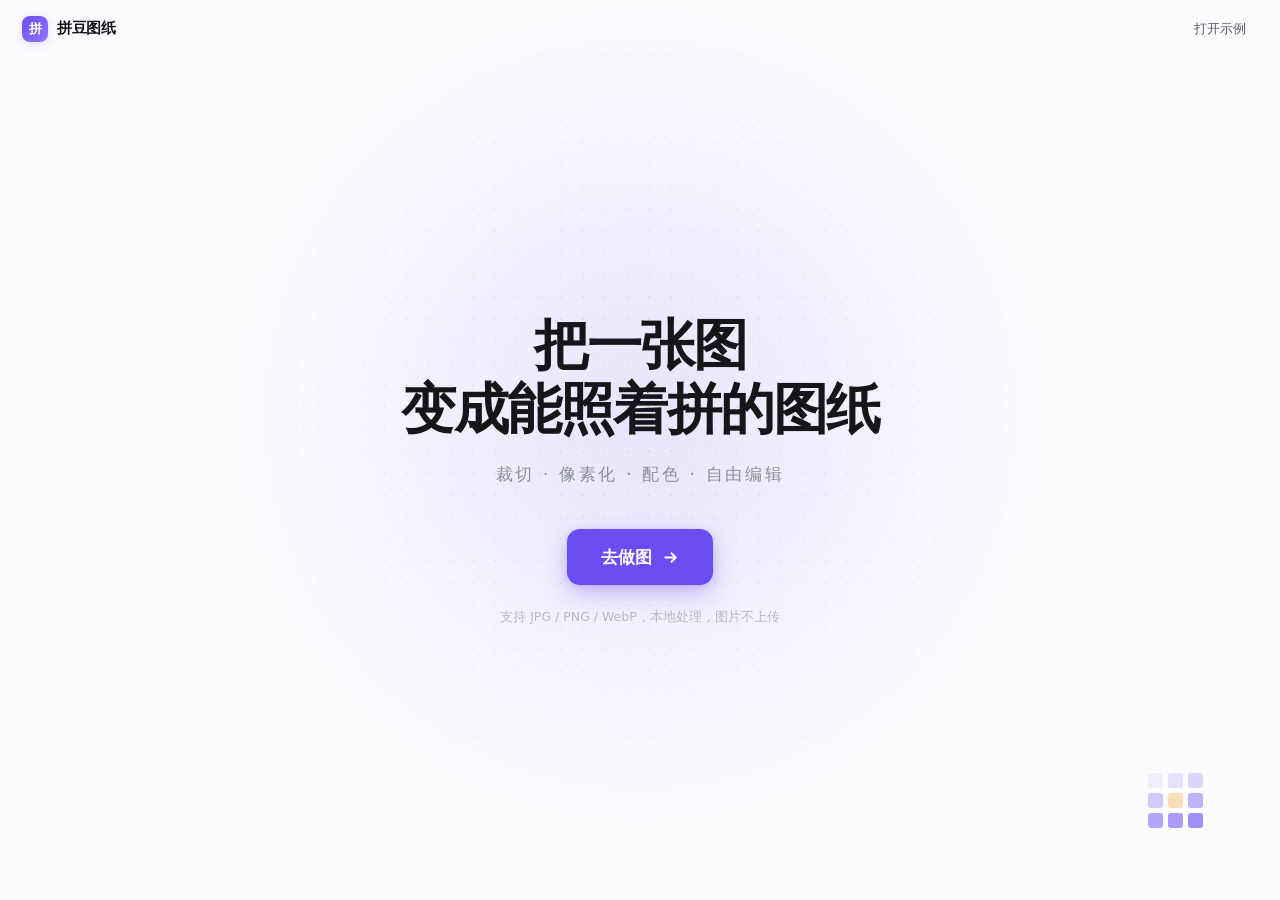
<file: index.html>
<!DOCTYPE html>
<html lang="zh-CN">

<head>
    <meta charset="UTF-8">
    <meta name="viewport" content="width=device-width, initial-scale=1.0">
    <title>拼豆图纸生成器</title>
    <meta name="description" content="把任意图片变成可以照着拼的拼豆图纸。裁切、像素化、配色映射、自由编辑，一次走完。">
    <link rel="stylesheet" href="css/app.css">
    <link rel="stylesheet" href="css/home.css">
</head>

<body class="home">

    <header class="topbar home-topbar">
        <div class="topbar-brand">
            <span class="brand-mark">拼</span>
            <span>拼豆图纸</span>
        </div>
        <div class="topbar-spacer"></div>
        <a class="btn btn-ghost btn-sm" href="editor.html?demo=1">打开示例</a>
    </header>

    <main class="home-main">
        <div class="home-glow" aria-hidden="true"></div>

        <div class="home-content">
            <h1 class="home-title">把一张图<br>变成能照着拼的图纸</h1>

            <p class="home-sub">
                裁切 · 像素化 · 配色 · 自由编辑
            </p>

            <a class="home-cta" href="create.html">
                <span>去做图</span>
                <svg width="17" height="17" viewBox="0 0 16 16" fill="none" aria-hidden="true">
                    <path d="M3 8h10M9 4l4 4-4 4" stroke="currentColor" stroke-width="1.7" stroke-linecap="round" stroke-linejoin="round" />
                </svg>
            </a>

            <p class="home-note">支持 JPG / PNG / WebP，本地处理，图片不上传</p>
        </div>

        <div class="home-deco" aria-hidden="true">
            <span style="--i:0"></span><span style="--i:1"></span><span style="--i:2"></span>
            <span style="--i:3"></span><span style="--i:4"></span><span style="--i:5"></span>
            <span style="--i:6"></span><span style="--i:7"></span><span style="--i:8"></span>
        </div>
    </main>

</body>

</html>
</file>
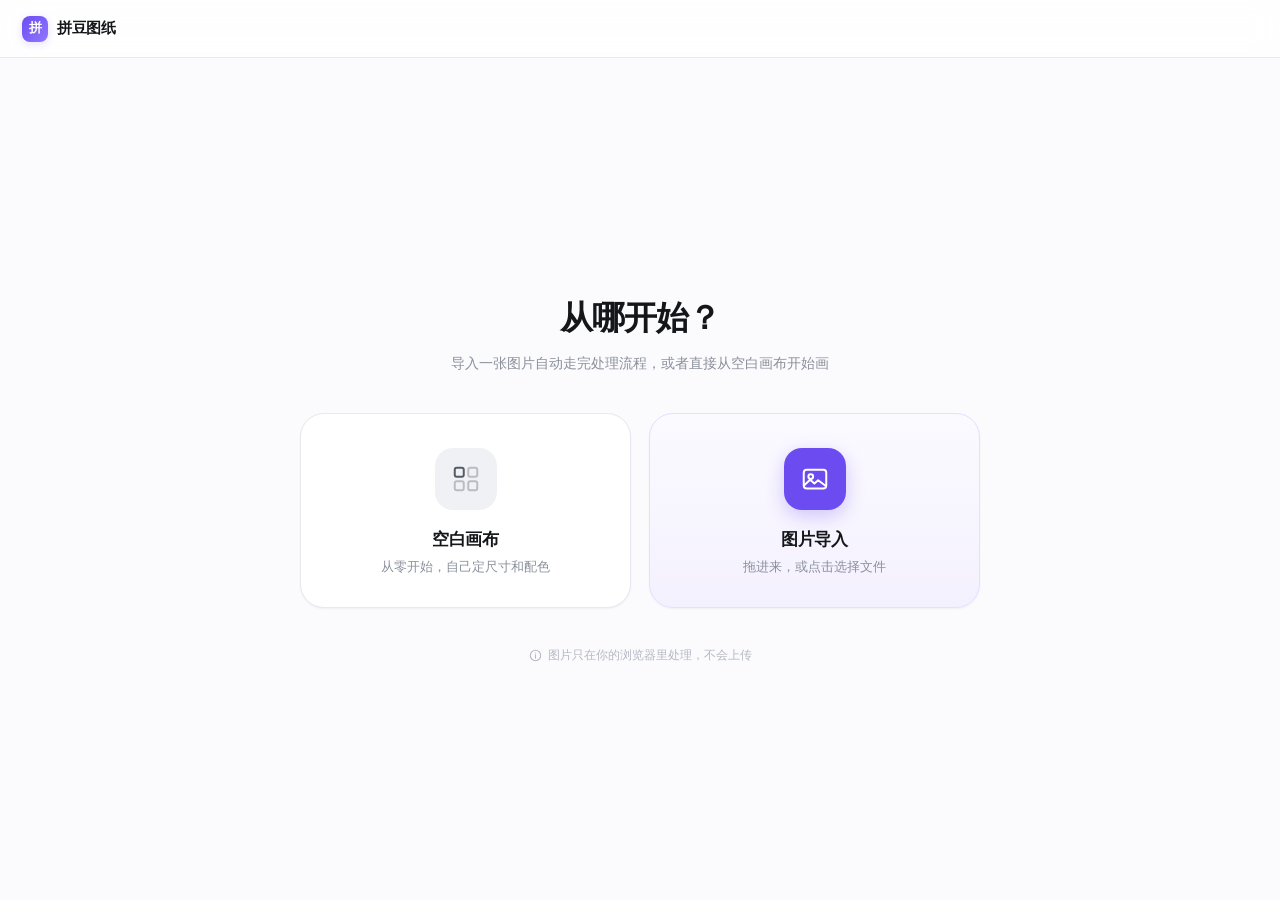
<file: create.html>
<!DOCTYPE html>
<html lang="zh-CN">

<head>
    <meta charset="UTF-8">
    <meta name="viewport" content="width=device-width, initial-scale=1.0">
    <title>开始做图 · 拼豆图纸</title>
    <link rel="stylesheet" href="css/app.css">
    <link rel="stylesheet" href="css/create.css">
</head>

<body class="create">

    <header class="topbar">
        <a class="topbar-brand" href="index.html">
            <span class="brand-mark">拼</span>
            <span>拼豆图纸</span>
        </a>
        <div class="topbar-spacer"></div>
        <button class="btn btn-ghost btn-sm" id="btnReset" hidden>重新开始</button>
    </header>

    <main class="create-main">

        <!-- ========== 入口 ========== -->
        <section class="entry" id="entryView">
            <div class="entry-head">
                <h1>从哪开始？</h1>
                <p>导入一张图片自动走完处理流程，或者直接从空白画布开始画</p>
            </div>

            <div class="entry-actions">
                <button class="entry-card" id="btnBlank" type="button">
                    <span class="entry-icon" aria-hidden="true">
                        <svg width="30" height="30" viewBox="0 0 24 24" fill="none">
                            <rect x="3" y="3" width="7.2" height="7.2" rx="1.6" stroke="currentColor" stroke-width="1.6" />
                            <rect x="13.8" y="3" width="7.2" height="7.2" rx="1.6" stroke="currentColor" stroke-width="1.6" opacity=".35" />
                            <rect x="3" y="13.8" width="7.2" height="7.2" rx="1.6" stroke="currentColor" stroke-width="1.6" opacity=".35" />
                            <rect x="13.8" y="13.8" width="7.2" height="7.2" rx="1.6" stroke="currentColor" stroke-width="1.6" opacity=".35" />
                        </svg>
                    </span>
                    <span class="entry-title">空白画布</span>
                    <span class="entry-desc">从零开始，自己定尺寸和配色</span>
                </button>

                <button class="entry-card entry-card-primary" id="btnImport" type="button">
                    <span class="entry-icon" aria-hidden="true">
                        <svg width="30" height="30" viewBox="0 0 24 24" fill="none">
                            <rect x="3" y="4.5" width="18" height="15" rx="2.4" stroke="currentColor" stroke-width="1.6" />
                            <circle cx="8.6" cy="10" r="1.9" stroke="currentColor" stroke-width="1.6" />
                            <path d="M3.6 16.8l4.5-4.2 3.4 3 3-2.6 5.9 4.4" stroke="currentColor" stroke-width="1.6" stroke-linecap="round" stroke-linejoin="round" />
                        </svg>
                    </span>
                    <span class="entry-title">图片导入</span>
                    <span class="entry-desc">拖进来，或点击选择文件</span>
                </button>
            </div>

            <p class="entry-hint">
                <svg width="13" height="13" viewBox="0 0 16 16" fill="none" aria-hidden="true">
                    <path d="M8 1.6a6.4 6.4 0 100 12.8A6.4 6.4 0 008 1.6zM8 7.2v4M8 4.9v.1" stroke="currentColor" stroke-width="1.3" stroke-linecap="round" />
                </svg>
                图片只在你的浏览器里处理，不会上传
            </p>
        </section>

        <!-- ========== 三步处理 ========== -->
        <section class="flow" id="flowView" hidden>
            <nav class="flow-steps" id="flowSteps" aria-label="处理步骤">
                <span class="flow-step" data-step="1"><b>1</b>裁切旋转</span>
                <span class="flow-step-sep" aria-hidden="true"></span>
                <span class="flow-step" data-step="2"><b>2</b>像素化</span>
                <span class="flow-step-sep" aria-hidden="true"></span>
                <span class="flow-step" data-step="3"><b>3</b>拼豆化</span>
            </nav>

            <div class="t-window">
                <div class="t-top">
                    <section class="t-pane">
                        <header class="pane-head">
                            <span class="pane-title" id="leftTitle">原图</span>
                            <span class="pane-meta" id="leftMeta"></span>
                        </header>
                        <div class="pane-body" id="leftBody"></div>
                    </section>

                    <section class="t-pane t-pane-preview">
                        <header class="pane-head">
                            <span class="pane-title" id="rightTitle">预览</span>
                            <span class="pane-meta" id="rightMeta"></span>
                        </header>
                        <div class="pane-body" id="rightBody"></div>
                    </section>
                </div>

                <div class="t-bottom">
                    <div class="t-controls" id="controls"></div>
                    <div class="t-foot">
                        <span class="t-status" id="flowStatus"></span>
                        <button class="btn" id="btnBack" type="button">上一步</button>
                        <button class="btn btn-primary" id="btnNext" type="button">下一步</button>
                    </div>
                </div>
            </div>
        </section>

        <!-- 拖拽遮罩 -->
        <div class="drop-overlay" id="dropOverlay" hidden>
            <div class="drop-inner">
                <svg width="34" height="34" viewBox="0 0 24 24" fill="none" aria-hidden="true">
                    <path d="M12 15.4V4.2M7.4 8.6L12 4l4.6 4.6" stroke="currentColor" stroke-width="1.7" stroke-linecap="round" stroke-linejoin="round" />
                    <path d="M4 15v3.2A2.8 2.8 0 006.8 21h10.4A2.8 2.8 0 0020 18.2V15" stroke="currentColor" stroke-width="1.7" stroke-linecap="round" />
                </svg>
                <strong>松手就导入</strong>
                <span>支持 JPG / PNG / WebP</span>
            </div>
        </div>
    </main>

    <input type="file" id="fileInput" accept="image/*" hidden>

    <!-- 核心算法复用 v1（纯函数，未改动） -->
    <script src="js/colors.js"></script>
    <script src="js/colorUtils.js"></script>
    <script src="js/create.js"></script>
</body>

</html>
</file>
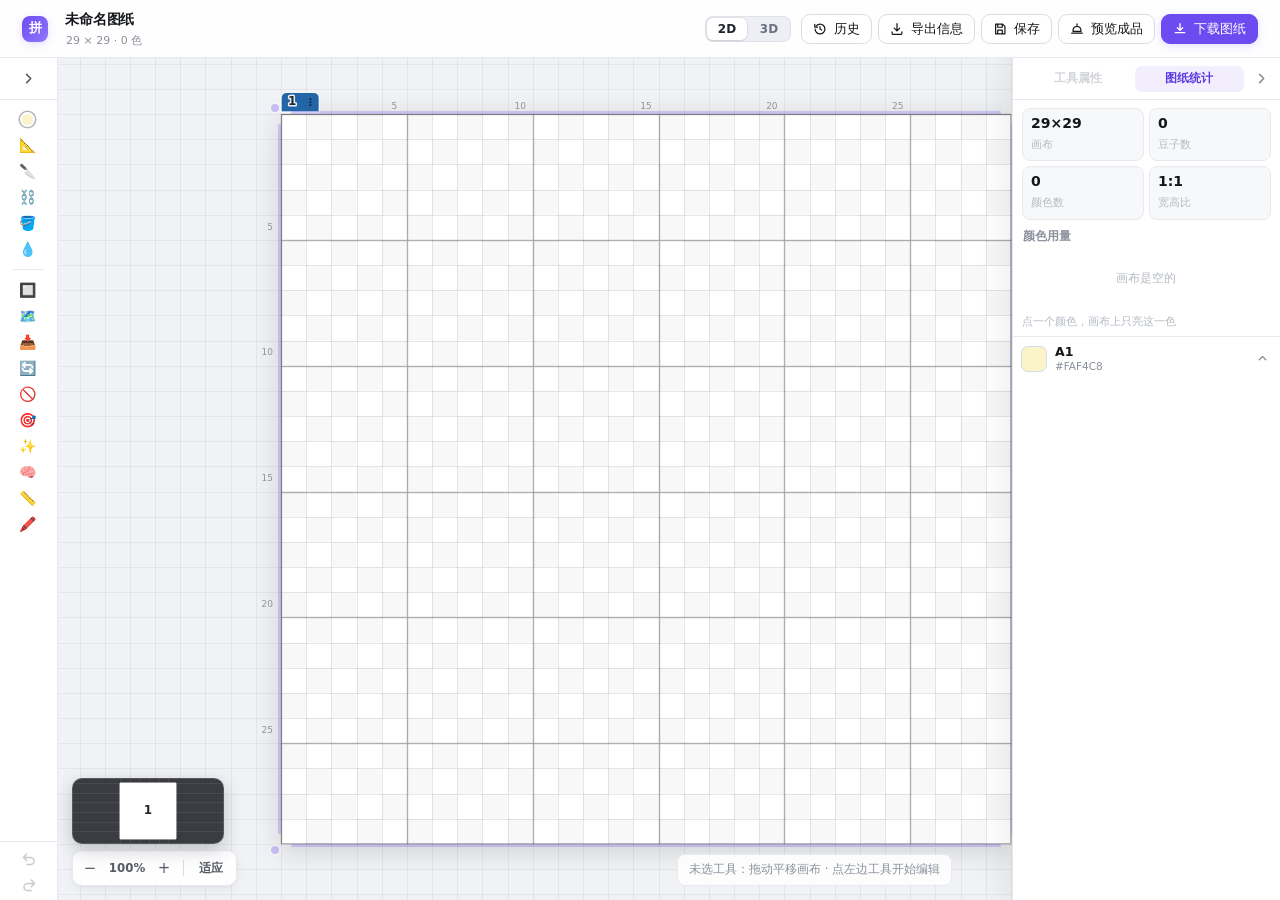
<file: editor.html>
<!DOCTYPE html>
<html lang="zh-CN">

<head>
    <meta charset="UTF-8">
    <meta name="viewport" content="width=device-width, initial-scale=1.0">
    <title>画布 · 拼豆图纸</title>
    <link rel="stylesheet" href="css/app.css">
    <link rel="stylesheet" href="css/editor.css">
</head>

<body class="editor">

    <header class="topbar ed-topbar">
        <a class="topbar-brand" href="index.html" title="回到首页">
            <span class="brand-mark">拼</span>
        </a>

        <div class="ed-doc">
            <input class="ed-doc-name" id="docName" value="未命名图纸" spellcheck="false" aria-label="图纸名称">
            <span class="ed-doc-meta" id="docMeta">—</span>
        </div>

        <div class="topbar-spacer"></div>

        <nav class="ed-actions">
            <div class="ed-viewmode" id="viewMode" role="group" aria-label="视图模式">
                <button class="ed-viewmode-btn is-on" id="btnView2d" type="button" title="2D 编辑">2D</button>
                <button class="ed-viewmode-btn" id="btnView3d" type="button" title="3D 浏览（只读）">3D</button>
            </div>

            <button class="btn btn-sm" id="btnHistory" type="button">
                <svg width="14" height="14" viewBox="0 0 16 16" fill="none"><path d="M2.4 8a5.6 5.6 0 105.6-5.6c-1.7 0-3.2.8-4.2 2" stroke="currentColor" stroke-width="1.4" stroke-linecap="round"/><path d="M2 2.6v3.2h3.2" stroke="currentColor" stroke-width="1.4" stroke-linecap="round" stroke-linejoin="round"/><path d="M8 5.4V8l1.9 1.2" stroke="currentColor" stroke-width="1.4" stroke-linecap="round"/></svg>
                <span>历史</span>
            </button>

            <button class="btn btn-sm" id="btnExportInfo" type="button">
                <svg width="14" height="14" viewBox="0 0 16 16" fill="none"><path d="M8 1.8v8.4M4.8 7l3.2 3.2L11.2 7" stroke="currentColor" stroke-width="1.4" stroke-linecap="round" stroke-linejoin="round"/><path d="M2.4 11.4v1.4a1.4 1.4 0 001.4 1.4h8.4a1.4 1.4 0 001.4-1.4v-1.4" stroke="currentColor" stroke-width="1.4" stroke-linecap="round"/></svg>
                <span>导出信息</span>
            </button>

            <button class="btn btn-sm" id="btnSave" type="button">
                <svg width="14" height="14" viewBox="0 0 16 16" fill="none"><path d="M3 2.4h8l2.6 2.6v8.6H3V2.4z" stroke="currentColor" stroke-width="1.4" stroke-linejoin="round"/><path d="M5.4 2.4v3.6h5.2V2.4M5.4 13.6V9.4h5.2v4.2" stroke="currentColor" stroke-width="1.4" stroke-linejoin="round"/></svg>
                <span>保存</span>
            </button>

            <button class="btn btn-sm" id="btnIron" type="button">
                <svg width="14" height="14" viewBox="0 0 16 16" fill="none"><path d="M3.4 10.6h9.2c0-3.4-1.6-5.6-4.6-5.6S3.4 7.2 3.4 10.6z" stroke="currentColor" stroke-width="1.4" stroke-linejoin="round"/><path d="M2 12.8h12" stroke="currentColor" stroke-width="1.4" stroke-linecap="round"/><path d="M8 2v1.6" stroke="currentColor" stroke-width="1.4" stroke-linecap="round"/></svg>
                <span>预览成品</span>
            </button>

            <button class="btn btn-primary btn-sm" id="btnDownload" type="button">
                <svg width="14" height="14" viewBox="0 0 16 16" fill="none"><path d="M8 2v7.4M5 6.6L8 9.6l3-3" stroke="currentColor" stroke-width="1.5" stroke-linecap="round" stroke-linejoin="round"/><path d="M2.6 12.2h10.8" stroke="currentColor" stroke-width="1.5" stroke-linecap="round"/></svg>
                <span>下载图纸</span>
            </button>
        </nav>
    </header>

    <main class="ed-main">

        <!-- 工具栏（左侧导轨）：只放工具，属性/统计在右侧次面板 -->
        <aside class="ed-tools" id="toolbar">
            <button class="tool-toggle" id="toolToggle" type="button" title="展开工具名">
                <svg class="tool-toggle-chev" width="15" height="15" viewBox="0 0 16 16" fill="none">
                    <path d="M6 3.6L10.4 8 6 12.4" stroke="currentColor" stroke-width="1.7" stroke-linecap="round" stroke-linejoin="round" />
                </svg>
            </button>

            <div class="tool-scroll">
                <div class="tool-section" id="toolSection"></div>
            </div>

            <div class="tool-foot">
                <button class="undo-btn" id="btnUndo" type="button" title="撤销 (Ctrl+Z)">
                    <svg width="16" height="16" viewBox="0 0 16 16" fill="none"><path d="M3 7.4h6.4a3.6 3.6 0 010 7.2H6" stroke="currentColor" stroke-width="1.5" stroke-linecap="round"/><path d="M5.6 4L2.6 7.4l3 3.4" stroke="currentColor" stroke-width="1.5" stroke-linecap="round" stroke-linejoin="round"/></svg>
                    <span>撤销</span>
                </button>
                <button class="undo-btn" id="btnRedo" type="button" title="重做 (Ctrl+Y)">
                    <svg width="16" height="16" viewBox="0 0 16 16" fill="none"><path d="M13 7.4H6.6a3.6 3.6 0 000 7.2H10" stroke="currentColor" stroke-width="1.5" stroke-linecap="round"/><path d="M10.4 4l3 3.4-3 3.4" stroke="currentColor" stroke-width="1.5" stroke-linecap="round" stroke-linejoin="round"/></svg>
                    <span>重做</span>
                </button>
            </div>
        </aside>

        <!-- 画布 -->
        <div class="ed-viewport" id="viewport">
            <canvas id="board"></canvas>
            <!-- 3D 视图：跟 #board 互斥显示，同一份数据的另一个视图（不是导出） -->
            <canvas id="board3d"></canvas>
            <!-- 右上角坐标轴：看方向 + 点一下切平视/俯视（z 朝上） -->
            <canvas id="axis3d" title="单击轴：从那个方向正对着看（正交）&#10;拖拽：旋转视图&#10;点底部文字：回透视&#10;小键盘 1/3/7：正视/右视/俯视，加 Ctrl 相反方向，5 切正交，0 复位"></canvas>

            <!-- 画布尺寸手柄：跟着图纸走，拖四边/四角改格子数 -->
            <div class="ed-board-frame" id="boardFrame">
                <i class="bf-h bf-n" data-side="n"></i>
                <i class="bf-h bf-s" data-side="s"></i>
                <i class="bf-h bf-w" data-side="w"></i>
                <i class="bf-h bf-e" data-side="e"></i>
                <i class="bf-h bf-nw" data-side="nw"></i>
                <i class="bf-h bf-ne" data-side="ne"></i>
                <i class="bf-h bf-sw" data-side="sw"></i>
                <i class="bf-h bf-se" data-side="se"></i>
                <span class="bf-badge" id="bfBadge">29 × 29</span>
            </div>

            <!-- 左下角小窗导航：区域并集的色块 + 编号 + 视口框 -->
            <div class="ed-minimap" id="minimap">
                <canvas id="minimapCanvas"></canvas>
            </div>

            <div class="ed-hud ed-hud-left">
                <div class="ed-zoom">
                    <button class="hud-btn" id="zoomOut" title="缩小">−</button>
                    <span class="ed-zoom-val" id="zoomVal">100%</span>
                    <button class="hud-btn" id="zoomIn" title="放大">+</button>
                    <span class="hud-sep"></span>
                    <button class="hud-btn hud-btn-text" id="zoomFit" title="适应窗口">适应</button>
                </div>
            </div>

            <div class="ed-hud ed-hud-right">
                <span class="ed-hint" id="edHint">滚轮缩放 · 空格拖动 · B 画笔 R 剃刀 G 填充 I 取色</span>
            </div>

            <!-- 3D 视图的两条浮层：操作提示 / 选中信息 -->
            <div class="ed-3d-hint">
                <span>点击选中</span><i>·</i><span>拖动旋转</span><i>·</i><span>滚轮前滚=拉近</span><i>·</i><span>右键 / Shift 平移</span><i>·</i><span>右上导航盘：单击切视角 / 拖动转视图</span><i>·</i><span>G 抓着走</span><i>·</i><span>双击复位</span>
            </div>            <div class="ed-3d-pick" id="pick3d"></div>
        </div>

        <!-- 次面板（右侧）：默认图纸统计，选中工具时变成该工具属性 -->
        <aside class="ed-insp" id="inspector">
            <header class="insp-head">
                <div class="insp-tabs" id="inspTabs">
                    <button class="insp-tab" data-tab="props" type="button">工具属性</button>
                    <button class="insp-tab is-active" data-tab="stats" type="button">图纸统计</button>
                </div>
                <button class="insp-fold" id="inspFold" type="button" title="收起次面板">
                    <svg class="insp-fold-chev" width="15" height="15" viewBox="0 0 16 16" fill="none">
                        <path d="M6 3.6L10.4 8 6 12.4" stroke="currentColor" stroke-width="1.7" stroke-linecap="round" stroke-linejoin="round" />
                    </svg>
                </button>
            </header>

            <div class="insp-body">
                <!-- 当前工具 / 命令的属性 -->
                <div class="insp-view" id="viewProps" hidden>

                    <!-- 有选区时的通用操作 -->
                    <div class="sel-bar" id="selBar" hidden>
                        <div class="sel-top">
                            <span class="sel-info" id="selInfo">—</span>
                            <span class="sel-scope" id="selScope">仅选区内</span>
                        </div>
                        <div class="sel-acts">
                            <button class="mini-btn" data-sel="copy" type="button" title="复制选区内容（Ctrl+C），跟着鼠标放下；落位前 H / V 翻转">复制</button>
                            <button class="mini-btn" data-sel="fill" type="button" title="用当前颜色填满选区">填充</button>
                            <button class="mini-btn" data-sel="clear" type="button" title="清空选区内所有格子">清空</button>
                            <button class="mini-btn" data-sel="crop" type="button" title="把画布裁剪到选区">裁剪</button>
                            <button class="mini-btn" data-sel="none" type="button" title="取消选区">取消</button>
                        </div>
                    </div>

                    <!-- 笔迹：画笔 / 剃刀 共用 -->
                    <section class="ip-sec" data-panel="brush razor chainRazor">
                        <div class="ip-title">笔迹</div>

                        <div class="tp-row">
                            <span class="tp-label">大小</span>
                            <input class="tp-input" type="number" id="brushSize" value="1" min="1" max="20">
                        </div>

                        <div class="tp-row">
                            <span class="tp-label">形状</span>
                            <div class="tp-flip" id="brushShape">
                                <button class="mini-btn is-on" data-shape="square" type="button" title="方块">■</button>
                                <button class="mini-btn" data-shape="round" type="button" title="圆形">●</button>
                                <button class="mini-btn" data-shape="cross" type="button" title="十字">＋</button>
                            </div>
                        </div>

                        <div class="tp-row" data-when="razor chainRazor">
                            <span class="tp-label">擦除后</span>
                            <div class="ip-color ip-color-pick" id="eraseColorChip" role="button" tabindex="0" title="点一下改「空格底色」">
                                <span class="ip-color-dot" id="eraseColorDot"></span>
                                <span class="ip-color-code" id="eraseColorCode">#FFFFFF</span>
                                <input type="color" id="emptyColorPip" value="#ffffff" tabindex="-1">
                            </div>
                        </div>
                    </section>

                    <!-- 画笔：本地笔刷库（原「画笔管理」并入这里） -->
                    <section class="ip-sec" data-panel="brush">
                        <div class="ip-title">笔刷库 · 本地</div>
                        <div class="brush-lib" id="brushLibList"></div>
                        <button class="cmd-ghost" id="btnBrushSave" type="button">＋ 把当前笔迹存为笔刷</button>
                    </section>

                    <!-- 选区工具 -->
                    <section class="ip-sec" data-panel="select">
                        <div class="ip-title">选区</div>

                        <div class="tp-row tp-row-wide">
                            <span class="tp-label">形状</span>
                            <div class="tp-flip sel-shapes" id="selShape">
                                <button class="mini-btn is-on" data-shape="rect" type="button" title="拖出矩形">矩形</button>
                                <button class="mini-btn" data-shape="lasso" type="button" title="按住随手画圈">套索</button>
                                <button class="mini-btn" data-shape="smudge" type="button" title="涂抹：划到哪选到哪">涂抹</button>
                                <button class="mini-btn" data-shape="polygon" type="button" title="逐点连接，双击闭合">多边形</button>
                            </div>
                        </div>

                        <div class="tp-row tp-row-wide">
                            <span class="tp-label">方式</span>
                            <div class="tp-flip sel-shapes sel-ops" id="selOps">
                                <button class="mini-btn is-on" data-op="new" type="button" title="新选区：替换掉原来的选区">新建</button>
                                <button class="mini-btn" data-op="add" type="button" title="加选：Shift + 拖">加选</button>
                                <button class="mini-btn" data-op="sub" type="button" title="减选：Alt + 拖">减选</button>
                                <button class="mini-btn" data-op="inter" type="button" title="交集：Shift + Alt + 拖">交集</button>
                            </div>
                        </div>

                        <div class="tp-row" id="selSmudgeRow" hidden>
                            <span class="tp-label">笔宽</span>
                            <input class="cmd-range" type="range" id="selSmudge" min="1" max="6" step="1" value="3">
                        </div>

                        <div class="sel-stat" id="selStat">还没有选区</div>

                        <div class="tp-flip sel-quick">
                            <button class="mini-btn" data-selact="all" type="button" title="全选整张画布">全选</button>
                            <button class="mini-btn" data-selact="invert" type="button" title="选中选区以外的地方">反选</button>
                            <button class="mini-btn" data-selact="none" type="button" title="取消选区">取消</button>
                            <button class="mini-btn" data-selact="close" id="selClose" type="button" hidden>闭合</button>
                        </div>

                        <p class="cmd-hint">选区存在时，画笔 / 剃刀 / 填充 / 命令都只作用在选区内。</p>

                        <details class="ip-more">
                            <summary>快捷键与更多规则</summary>
                            <p class="cmd-hint">
                                <span class="hint-mod">按住 <b>Shift</b> 拖＝加选，<b>Alt</b> 拖＝减选，<b>Shift+Alt</b>＝交集，还能拖到一半再按。<br>
                                <b>Ctrl+A</b> 全选 · <b>Ctrl+Shift+I</b> 反选 · <b>Ctrl+D</b> 取消 · <b>Delete</b> 清内容<br></span>
                                多边形：连点顶点，双击或点回起点闭合。
                            </p>
                        </details>
                    </section>

                    <!-- 填充 -->
                    <section class="ip-sec" data-panel="fill">
                        <div class="ip-title">填充</div>
                        <div class="tp-row">
                            <span class="tp-label">填充颜色</span>
                            <button class="ip-color" id="fillColorChip" type="button" title="点下方色卡换色">
                                <span class="ip-color-dot" id="fillColorDot"></span>
                                <span class="ip-color-code" id="fillColorCode">—</span>
                            </button>
                        </div>
                        <p class="cmd-hint">点一下，填满相连的同色区域。</p>
                    </section>

                    <!-- 取色器 -->
                    <section class="ip-sec" data-panel="picker">
                        <div class="ip-title">取色器</div>
                        <p class="cmd-hint">点画布上任意格子，把它设为当前颜色。</p>
                    </section>

                    <!-- ============ 画布：尺寸 / 底色 / 翻转 ============ -->
                    <section class="ip-sec" data-panel="cmd:canvas">
                        <div class="ip-title">画布尺寸</div>

                        <div class="size-row">
                            <label class="size-field">
                                <span>宽</span>
                                <input class="tp-input" type="number" id="sizeCols" min="5" max="200" step="1" inputmode="numeric">
                            </label>
                            <span class="size-x">×</span>
                            <label class="size-field">
                                <span>高</span>
                                <input class="tp-input" type="number" id="sizeRows" min="5" max="200" step="1" inputmode="numeric">
                            </label>
                            <span class="size-unit">格</span>
                        </div>

                        <div class="size-meta" id="sizeMeta">—</div>

                        <div class="tp-row tp-row-wide">
                            <span class="tp-label">常用</span>
                            <div class="tp-flip size-presets" id="sizePresets">
                                <button class="mini-btn" data-size="14" type="button">14</button>
                                <button class="mini-btn" data-size="29" type="button">29</button>
                                <button class="mini-btn" data-size="48" type="button">48</button>
                                <button class="mini-btn" data-size="57" type="button">57</button>
                            </div>
                        </div>

                        <p class="cmd-hint">直接拖画布四边或四角的紫色把手，也能改大小；往左/往上拖是从另一侧长出来的。</p>

                        <div class="ip-title ip-title-gap">底色与方向</div>
                        <div class="tp-row">
                            <span class="tp-label" title="擦掉 / 删掉的格子按这个颜色显示，导出时仍算空格">空格底色</span>
                            <input class="color-well tp-color" type="color" id="emptyColor" value="#ffffff">
                        </div>
                        <div class="tp-row">
                            <span class="tp-label">整图翻转</span>
                            <div class="tp-flip">
                                <button class="mini-btn" data-flip="h" type="button" title="左右翻转">↔</button>
                                <button class="mini-btn" data-flip="v" type="button" title="上下翻转">↕</button>
                            </div>
                        </div>
                    </section>

                    <!-- ============ 命令：区域（多区域） ============ -->
                    <section class="ip-sec" data-panel="cmd:region">
                        <div class="ip-title">多区域</div>

                        <div class="size-row">
                            <label class="size-field">
                                <span>宽</span>
                                <input class="tp-input" type="number" id="regionCols" min="5" max="200" step="1" value="29" inputmode="numeric">
                            </label>
                            <span class="size-x">×</span>
                            <label class="size-field">
                                <span>高</span>
                                <input class="tp-input" type="number" id="regionRows" min="5" max="200" step="1" value="29" inputmode="numeric">
                            </label>
                            <span class="size-unit">格</span>
                        </div>

                        <button class="tp-btn tp-btn-primary" id="regionAddBtn" type="button">＋ 添加区域</button>
                        <p class="cmd-hint">新区域会自动排到不重叠的位置。也可选「区域」后在画布上拖拽框选一块范围来创建。</p>

                        <div class="ip-title ip-title-gap">当前区域</div>
                        <div class="size-meta" id="regionCurMeta">—</div>
                        <div class="tp-row">
                            <span class="tp-label">名称</span>
                            <input class="tp-input" type="text" id="regionName" placeholder="未命名区域" spellcheck="false">
                        </div>
                        <button class="tp-btn" id="regionRenameBtn" type="button">重命名当前区域</button>
                    </section>

                    <!-- ============ 命令：导入 ============ -->
                    <section class="ip-sec" data-panel="cmd:import">
                        <div class="ip-title">导入图片</div>

                        <div class="tp-row">
                            <span class="tp-label">长边</span>
                            <input class="tp-input" type="number" id="impCols" min="8" max="96" step="1" value="40" inputmode="numeric">
                            <span class="size-unit">格</span>
                        </div>

                        <button class="tp-btn tp-btn-primary" id="impImageBtn" type="button">选择图片…</button>
                        <p class="cmd-hint">图片按等比缩放到指定格数，逐格取最近色号（Lab 色差），透明处留空。</p>

                        <div class="ip-title ip-title-gap">旧图纸</div>
                        <div class="size-meta" id="impLegacyMeta">—</div>
                        <button class="tp-btn" id="impLegacyBtn" type="button">迁移为区域</button>
                        <p class="cmd-hint">旧版存在浏览器里的图纸会按 8 格间距并排铺开，整批只占一条撤销记录。</p>

                        <input type="file" id="impFile" accept="image/*" hidden>
                    </section>

                    <!-- ============ 命令：颜色转换 ============ -->
                    <section class="ip-sec" data-panel="cmd:colorConvert">
                        <div class="ip-title">颜色转换</div>

                        <div class="tp-row">
                            <span class="tp-label">源颜色</span>
                            <button class="ip-color" id="ccFromChip" type="button">
                                <span class="ip-color-dot" id="ccFromDot"></span>
                                <span class="ip-color-code" id="ccFromCode">未选</span>
                            </button>
                        </div>
                        <div class="cmd-swatches" id="ccSwatches"></div>

                        <div class="tp-row">
                            <span class="tp-label">换成</span>
                            <button class="ip-color" id="ccToChip" type="button" title="点下方色卡换色">
                                <span class="ip-color-dot" id="ccToDot"></span>
                                <span class="ip-color-code" id="ccToCode">—</span>
                            </button>
                        </div>

                        <div class="tp-row">
                            <span class="tp-label">范围</span>
                            <div class="tp-flip" data-scope-group="cc">
                                <button class="mini-btn is-on" data-scope="all" type="button">全图</button>
                                <button class="mini-btn" data-scope="sel" type="button">选区</button>
                            </div>
                        </div>

                        <p class="cmd-stat" id="ccStat">先选源颜色</p>
                        <button class="cmd-run" id="ccRun" type="button">转换</button>
                        <p class="cmd-hint">把源颜色的所有格子统一换成目标颜色，形状不变。</p>
                    </section>

                    <!-- ============ 命令：颜色剔除 ============ -->
                    <section class="ip-sec" data-panel="cmd:colorRemove">
                        <div class="ip-title">颜色剔除</div>

                        <div class="tp-row">
                            <span class="tp-label">要剔除</span>
                            <button class="ip-color" id="crFromChip" type="button">
                                <span class="ip-color-dot" id="crFromDot"></span>
                                <span class="ip-color-code" id="crFromCode">未选</span>
                            </button>
                        </div>
                        <div class="cmd-swatches" id="crSwatches"></div>

                        <div class="tp-row">
                            <span class="tp-label">范围</span>
                            <div class="tp-flip" data-scope-group="cr">
                                <button class="mini-btn is-on" data-scope="all" type="button">全图</button>
                                <button class="mini-btn" data-scope="sel" type="button">选区</button>
                            </div>
                        </div>

                        <p class="cmd-stat" id="crStat">先选要剔除的颜色</p>
                        <button class="cmd-run" id="crRun" type="button">剔除</button>
                        <p class="cmd-hint">选中的颜色全部变成空格，其他颜色不动。</p>
                    </section>

                    <!-- ============ 命令：颜色量化 ============ -->
                    <section class="ip-sec" data-panel="cmd:quantize">
                        <div class="ip-title">颜色量化</div>

                        <div class="tp-row">
                            <span class="tp-label">当前</span>
                            <b class="cmd-val" id="qNow">—</b>
                        </div>

                        <div class="tp-row">
                            <span class="tp-label">保留</span>
                            <input class="cmd-range" type="range" id="qN" min="2" max="24" step="1" value="12">
                            <b class="cmd-val" id="qNVal">12 色</b>
                        </div>

                        <div class="cmd-presets" id="qPresets">
                            <button class="mini-btn" data-n="6" type="button">6</button>
                            <button class="mini-btn" data-n="8" type="button">8</button>
                            <button class="mini-btn is-on" data-n="12" type="button">12</button>
                            <button class="mini-btn" data-n="16" type="button">16</button>
                            <button class="mini-btn" data-n="24" type="button">24</button>
                        </div>

                        <p class="cmd-stat" id="qStat">—</p>
                        <button class="cmd-run" id="qRun" type="button">量化</button>
                        <p class="cmd-hint">保留用量最多的 N 色，其余按 CIEDE2000 色差就近合并。</p>
                    </section>

                    <!-- ============ 命令：杂色过滤 ============ -->
                    <section class="ip-sec" data-panel="cmd:noise">
                        <div class="ip-title">杂色过滤</div>

                        <div class="tp-row tp-row-wide">
                            <span class="tp-label">低频色</span>
                            <span class="cmd-inline">
                                全图少于 <input class="tp-input" type="number" id="nMax" value="3" min="1" max="30"> 颗
                            </span>
                        </div>

                        <div class="tp-row tp-row-wide">
                            <span class="tp-label">孤立度</span>
                            <span class="cmd-inline">
                                同色邻居 <input class="cmd-range" type="range" id="nSame" min="0" max="50" step="5" value="25">
                                <b class="cmd-val" id="nSameVal">&lt;25%</b>
                            </span>
                        </div>

                        <p class="cmd-stat" id="nStat">—</p>
                        <button class="cmd-run" id="nRun" type="button">过滤</button>
                        <p class="cmd-hint">把稀疏颜色的孤立格子，并入周围最多的那个颜色。</p>
                    </section>

                    <!-- ============ 命令：描边 ============ -->
                    <section class="ip-sec" data-panel="cmd:outline">
                        <div class="ip-title">描边</div>

                        <div class="tp-row">
                            <span class="tp-label">描边颜色</span>
                            <button class="ip-color" id="olColorChip" type="button" title="点下方色卡换色">
                                <span class="ip-color-dot" id="olColorDot"></span>
                                <span class="ip-color-code" id="olColorCode">—</span>
                            </button>
                        </div>

                        <div class="tp-row">
                            <span class="tp-label">方向</span>
                            <div class="tp-flip" id="olDir">
                                <button class="mini-btn is-on" data-dir="out" type="button">外描边</button>
                                <button class="mini-btn" data-dir="in" type="button">内描边</button>
                            </div>
                        </div>

                        <div class="tp-row">
                            <span class="tp-label">粗细</span>
                            <div class="tp-flip" id="olWidth">
                                <button class="mini-btn is-on" data-w="1" type="button">1</button>
                                <button class="mini-btn" data-w="2" type="button">2</button>
                                <button class="mini-btn" data-w="3" type="button">3</button>
                            </div>
                        </div>

                        <div class="tp-row">
                            <span class="tp-label">对角</span>
                            <label class="cmd-check"><input type="checkbox" id="olDiag"> 包含斜角</label>
                        </div>

                        <div class="tp-row">
                            <span class="tp-label">范围</span>
                            <div class="tp-flip" data-scope-group="ol">
                                <button class="mini-btn is-on" data-scope="all" type="button">全图</button>
                                <button class="mini-btn" data-scope="sel" type="button">选区</button>
                            </div>
                        </div>

                        <p class="cmd-stat" id="olStat">—</p>
                        <button class="cmd-run" id="olRun" type="button">描边</button>
                        <p class="cmd-hint">外描边沿图形外缘加一圈，内描边把图形边缘染色。</p>
                    </section>

                    <!-- ============ 命令：画布边界 ============ -->
                    <section class="ip-sec" data-panel="cmd:bounds">
                        <div class="ip-title">画布边界</div>

                        <div class="tp-row">
                            <span class="tp-label">留白</span>
                            <span class="cmd-inline">
                                <input class="tp-input" type="number" id="bdPad" value="0" min="0" max="10"> 格
                            </span>
                        </div>

                        <p class="cmd-stat" id="bdStat">—</p>
                        <button class="cmd-run" id="bdRun" type="button">裁剪到内容</button>
                        <p class="cmd-hint">去掉四周空白，只留图形外框加指定留白。</p>
                    </section>

                    <p class="insp-tip" id="propsTip"></p>
                </div>

                <!-- 图纸统计 -->
                <div class="insp-view" id="viewStats">
                    <div class="stat-cards" id="statCards"></div>

                    <div class="stat-head">
                        <span>颜色用量</span>
                        <button class="stat-clear" id="focusClear" type="button" hidden>取消提亮</button>
                    </div>
                    <div class="stat-list" id="statList"></div>
                    <p class="insp-tip">点一个颜色，画布上只亮这一色</p>
                </div>
            </div>

            <div class="tool-colors" id="toolColors">
                <div class="tc-current">
                    <span class="tc-swatch" id="currentSwatch"></span>
                    <div class="tc-info">
                        <b id="currentCode">—</b>
                        <span id="currentHex">点色块选色</span>
                    </div>
                    <button class="tc-more" id="tcMore" type="button" title="展开 / 收起色卡">
                        <svg width="13" height="13" viewBox="0 0 16 16" fill="none"><path d="M4 6.4L8 10.4l4-4" stroke="currentColor" stroke-width="1.6" stroke-linecap="round" stroke-linejoin="round"/></svg>
                    </button>
                </div>

                <input class="tc-search" id="colorSearch" type="text" placeholder="输入编号搜索…" spellcheck="false">
                <div class="tc-series" id="colorSeries"></div>
                <div class="tc-grid" id="colorGrid"></div>
            </div>

            <!-- 收起态：只留一条色块，按用量从多到少 -->
            <div class="insp-strip" id="inspStrip" hidden>
                <div class="strip-list" id="stripList"></div>
            </div>
        </aside>

        <!-- 3D 实例面板（右侧）：上面是实例列表，选中后在下面调 XYZ / 旋转。
             只在 3D 模式出现，替掉右侧的「图纸统计」——那个统计的是 2D 的当前区域，
             在 3D 里既对不上号、也没有"当前区域"这个概念。 -->
        <aside class="ed-3dpanel" id="instPanel">
            <header class="inst-head">
                <span class="inst-title">实例</span>
                <span class="inst-badge" id="instCount">0</span>
                <button class="inst-icon" id="instFrame" type="button" title="适应全部（把所有板框进画面）">适应</button>
            </header>

            <div class="inst-list" id="instList"></div>

            <div class="inst-body" id="instBody">
                <p class="inst-empty" id="instEmpty">点画面里的一块板，或者从上面列表挑一个</p>

                <div class="inst-fields" id="instFields" hidden>
                    <div class="inst-who" id="instWho">—</div>

                    <div class="inst-sec"><span>位置</span><em>世界坐标 · 格</em></div>
                    <div class="inst-trio">
                        <label class="inst-axis a-x" title="左右拖动改值（Shift 细调），点一下可以输入数字"><i>X</i><input class="inst-num" id="instPosX" type="number" step="1"></label>
                        <label class="inst-axis a-y" title="左右拖动改值（Shift 细调），点一下可以输入数字"><i>Y</i><input class="inst-num" id="instPosY" type="number" step="1"></label>
                        <label class="inst-axis a-z" title="左右拖动改值（Shift 细调），点一下可以输入数字"><i>Z</i><input class="inst-num" id="instPosZ" type="number" step="1"></label>
                    </div>

                    <div class="inst-sec"><span>旋转</span><em>度 · XYZ</em></div>
                    <div class="inst-trio">
                        <label class="inst-axis a-x" title="左右拖动改角度（Shift 细调），点一下可以输入数字"><i>X</i><input class="inst-num" id="instRotX" type="number" step="15"></label>
                        <label class="inst-axis a-y" title="左右拖动改角度（Shift 细调），点一下可以输入数字"><i>Y</i><input class="inst-num" id="instRotY" type="number" step="15"></label>
                        <label class="inst-axis a-z" title="左右拖动改角度（Shift 细调），点一下可以输入数字"><i>Z</i><input class="inst-num" id="instRotZ" type="number" step="15"></label>
                    </div>

                    <div class="inst-acts">
                        <label class="inst-check"><input type="checkbox" id="instFlip"> 水平镜像</label>
                    </div>
                    <div class="inst-btns">
                        <button class="inst-btn" id="instFocus" type="button">聚焦</button>
                        <button class="inst-btn" id="instReset" type="button">复位</button>
                    </div>

                    <p class="inst-tip">数值可左右拖动改（Shift 细调）。装配时选中一块按 <b>G</b>，板子跟着鼠标走，X/Y/Z 锁轴，左键落定。</p>
                </div>
            </div>
        </aside>


        <!-- 下载图纸弹窗：左边多选图纸，右边导出配置 -->
        <section class="ed-dlmodal" id="drawer" hidden>
            <header class="dr-head">
                <h2 id="drawerTitle">下载图纸</h2>
                <button class="dr-close" id="drawerClose" type="button" aria-label="关闭">✕</button>
            </header>

            <div class="dl-main">
                <div class="dl-pick">
                    <div class="dl-pick-head">
                        <span>选择图纸</span>
                        <em id="dlCount">—</em>
                        <button class="dl-mini" id="dlAll" type="button">全选</button>
                        <button class="dl-mini" id="dlNone" type="button">清空</button>
                    </div>
                    <div class="dl-list" id="dlList"></div>
                </div>

            <div class="dr-body">
                <div class="dr-group">
                    <span class="dr-group-title">输出</span>

                    <label class="dr-row">
                        <span>单个豆子尺寸</span>
                        <span class="dr-inline">
                            <input class="range" type="range" id="optBead" min="10" max="60" step="1" value="30">
                            <input class="input dr-num" type="number" id="optBeadNum" min="10" max="60" value="30">
                            <em>px</em>
                        </span>
                    </label>

                    <label class="dr-row">
                        <span>图纸样式</span>
                        <select class="select" id="optStyle">
                            <option value="color">彩色图纸</option>
                            <option value="color-code" selected>彩色 + 色号</option>
                            <option value="symbol">黑白符号</option>
                        </select>
                    </label>

                    <label class="dr-row">
                        <span>拼豆形状</span>
                        <select class="select" id="optShape">
                            <option value="square">正方形</option>
                            <option value="round-square" selected>圆角方块</option>
                            <option value="ring">圆珠</option>
                        </select>
                    </label>

                    <label class="dr-row">
                        <span>颜色统计位置</span>
                        <select class="select" id="optLegend">
                            <option value="bottom" selected>图纸下方</option>
                            <option value="side">图纸右侧</option>
                            <option value="wrap">环绕图纸</option>
                            <option value="none">不显示</option>
                        </select>
                    </label>

                    <label class="dr-row">
                        <span>透明格颜色</span>
                        <input class="color-well" type="color" id="optEmptyColor" value="#ffffff">
                    </label>
                </div>

                <div class="dr-group">
                    <span class="dr-group-title">网格与坐标</span>

                    <label class="dr-check">
                        <input type="checkbox" id="optGrid" checked>
                        <span>显示网格线</span>
                        <input class="color-well dr-mini-color" type="color" id="optGridColor" value="#9aa0aa">
                    </label>

                    <label class="dr-row dr-row-tight">
                        <span>网格线粗度</span>
                        <input class="range" type="range" id="optGridWidth" min="0.5" max="4" step="0.5" value="1">
                    </label>

                    <label class="dr-check">
                        <input type="checkbox" id="optCoords" checked>
                        <span>显示坐标数字</span>
                        <input class="color-well dr-mini-color" type="color" id="optCoordColor" value="#000000">
                    </label>

                    <label class="dr-check">
                        <input type="checkbox" id="optBigGrid">
                        <span>显示大格子线</span>
                        <input class="color-well dr-mini-color" type="color" id="optBigGridColor" value="#8B4513">
                    </label>

                    <label class="dr-row dr-row-tight">
                        <span>大格子大小</span>
                        <span class="dr-inline">
                            每 <input class="input dr-num" type="number" id="optBigGridSize" min="2" max="20" value="5"> 格
                        </span>
                    </label>

                    <label class="dr-row dr-row-tight">
                        <span>大格子线粗度</span>
                        <input class="range" type="range" id="optBigGridWidth" min="1" max="5" step="0.5" value="2">
                    </label>
                </div>

                <div class="dr-group">
                    <span class="dr-group-title">其他</span>
                    <label class="dr-row">
                        <span>水印文本</span>
                        <input class="input" type="text" id="optWatermark" placeholder="留空则不显示">
                    </label>
                </div>
            </div>
            </div>

            <footer class="dr-foot">
                <button class="btn" id="drawerCancel" type="button">取消</button>
                <button class="btn btn-primary" id="drawerConfirm" type="button">下载</button>
            </footer>
        </section>

        <!-- 操作历史 -->
        <section class="ed-sheet" id="historySheet" hidden>
            <header class="dr-head">
                <h2>操作历史</h2>
                <button class="dr-close" id="historyClose" type="button" aria-label="关闭">✕</button>
            </header>
            <div class="dr-body">
                <ol class="hist-list" id="histList"></ol>
            </div>
        </section>

        <!-- 导出图纸信息 -->
        <section class="ed-sheet" id="infoSheet" hidden>
            <header class="dr-head">
                <h2>导出图纸信息</h2>
                <button class="dr-close" id="infoClose" type="button" aria-label="关闭">✕</button>
            </header>
            <div class="dr-body">
                <p class="info-lead">
                    把整张图纸压成一段文本 / 一个文件。以后在同一台或别的设备上导回来，图纸一颗都不差。
                </p>

                <div class="info-badge" id="infoBadge"></div>

                <div class="info-list">
                    <div class="info-item">
                        <div class="info-text">
                            <strong>复制到剪贴板</strong>
                            <span>压缩版，直接粘到聊天窗口或备忘录里存着</span>
                        </div>
                        <button class="btn btn-primary btn-sm" id="infoCopy" type="button">复制</button>
                    </div>

                    <div class="info-item">
                        <div class="info-text">
                            <strong>下载 txt</strong>
                            <span>同样是压缩版，存成文件更好找</span>
                        </div>
                        <button class="btn btn-sm" id="infoTxt" type="button">下载</button>
                    </div>

                    <div class="info-item">
                        <div class="info-text">
                            <strong>下载工程文件</strong>
                            <span>完整保留画布尺寸、调色板和当前配色，只给本站用</span>
                        </div>
                        <button class="btn btn-sm" id="infoJson" type="button">下载 .json</button>
                    </div>
                </div>

                <details class="info-preview">
                    <summary>看看这段文本长什么样</summary>
                    <textarea class="info-textarea" id="infoText" readonly spellcheck="false"></textarea>
                </details>
            </div>
        </section>

        <!-- 智能优化 -->
        <section class="ed-sheet ed-sheet-opt" id="smartSheet" hidden>
            <header class="dr-head">
                <h2>智能优化</h2>
                <span class="so-head-hint" id="soHeadHint"></span>
                <button class="dr-icon" id="soMax" type="button" title="最大化 / 还原">⛶</button>
                <button class="dr-close" id="smartClose" type="button" aria-label="关闭">✕</button>
            </header>

            <div class="so-main">
                <!-- 左：条件 + 优化刷 -->
                <aside class="so-side">
                    <div class="so-sec">
                        <div class="so-sec-title">优化条件</div>

                        <label class="so-row">
                            <span>低频判定</span>
                            <span class="dr-inline">
                                少于 <input class="input dr-num" type="number" id="smRatio" min="1" max="20" value="3">
                                % 的豆子
                            </span>
                        </label>

                        <label class="so-row">
                            <span>颜色接近度</span>
                            <span class="dr-inline so-inline-wide">
                                <input class="range" type="range" id="smDelta" min="2" max="20" step="1" value="9">
                                <em id="smDeltaVal">ΔE ≤ 9</em>
                            </span>
                        </label>

                        <label class="so-check" id="soScopeWrap" hidden>
                            <input type="checkbox" id="soScope" checked>
                            <span id="soScopeLabel">只作用于当前选区</span>
                        </label>
                    </div>

                    <div class="so-sec">
                        <div class="so-sec-title">
                            优化刷
                            <em>在预览上涂，抠出不想动的地方</em>
                        </div>

                        <div class="so-modes" id="soModes">
                            <button class="so-mode is-on" data-mode="erase" type="button">排除</button>
                            <button class="so-mode" data-mode="restore" type="button">恢复</button>
                            <button class="so-mode so-mode-flat" id="soClearErased" type="button" title="清空所有排除">清空</button>
                        </div>

                        <label class="so-row">
                            <span>笔刷大小</span>
                            <span class="dr-inline so-inline-wide">
                                <input class="range" type="range" id="soBrush" min="1" max="10" step="1" value="2">
                                <em id="soBrushVal">2</em>
                            </span>
                        </label>

                        <div class="so-colors">
                            <label class="so-color">
                                <input class="color-well" type="color" id="soMarkColor" value="#ff2d55">
                                <span>会改变</span>
                            </label>
                            <label class="so-color">
                                <input class="color-well" type="color" id="soErasedColor" value="#0ca678">
                                <span>已排除</span>
                            </label>
                        </div>
                    </div>

                    <div class="so-hint" id="soHint">拖动 = 排除；按住 <b>Alt</b> 拖动 = 恢复。</div>
                </aside>

                <!-- 中：预览 -->
                <div class="so-stage">
                    <div class="so-canvas-wrap" id="soWrap">
                        <div class="so-canvas-box" id="soBox">
                            <canvas id="soCanvas"></canvas>
                            <div class="so-cursor" id="soCursor" hidden></div>
                        </div>
                    </div>
                    <div class="so-stage-foot">
                        <span id="soInfo">—</span>
                        <span class="so-zoominfo" id="soZoom">—</span>
                    </div>
                </div>

                <!-- 右：建议 -->
                <aside class="so-list-col">
                    <div class="sm-summary" id="smSummary"></div>
                    <div class="so-list-tools">
                        <span id="soListCount">—</span>
                        <button class="so-mini" id="soAllOn" type="button">全选</button>
                        <button class="so-mini" id="soAllOff" type="button">全不选</button>
                    </div>
                    <div class="sm-list" id="smList"></div>
                </aside>
            </div>

            <footer class="dr-foot">
                <button class="btn" id="smartCancel" type="button">取消</button>
                <button class="btn btn-primary" id="smartApply" type="button">合并</button>
            </footer>
        </section>

        <div class="ed-scrim" id="scrim" hidden></div>
    </main>

    <script src="js/colors.js"></script>
    <script src="js/colorUtils.js"></script>
    <!-- 图纸信息编码（v1 的 InfoPaper 三件套，格式跨版本通用） -->
    <script src="modules/InfoPaperConverter.js"></script>
    <script src="modules/InfoPaperCompressor.js"></script>
    <script src="modules/InfoPaperManager.js"></script>
    <!-- 成品预览渲染（v1 的物理烫效果，独立模块）。纹理 318KB，点「预览成品」时才拉 --> 
    <script src="js/ironPreview.js"></script>
    <script src="js/editor3d.js"></script>
    <script src="js/worldstore.js"></script>
    <script src="js/editor.js"></script>
</body>

</html>
</file>
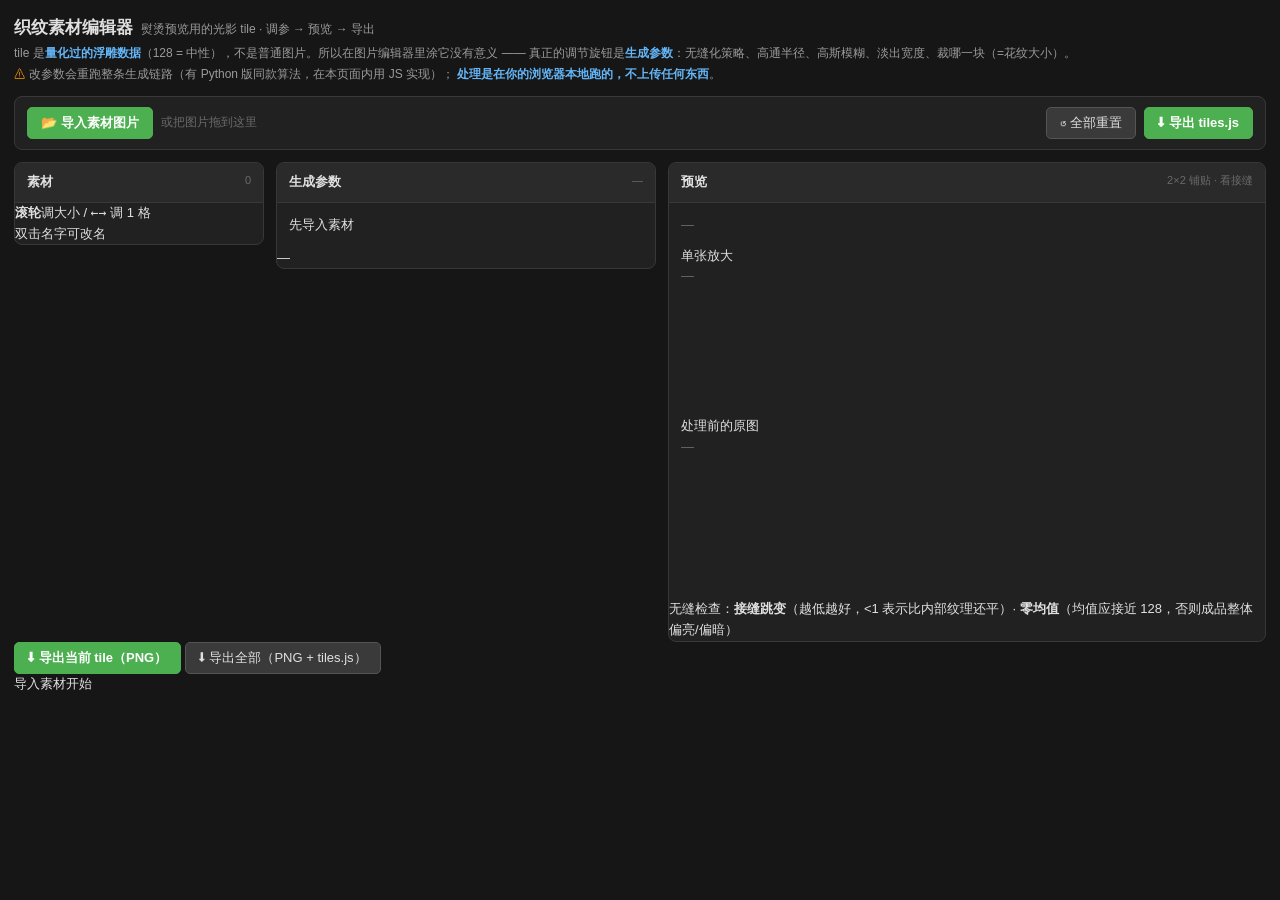
<file: texture-editor.html>
<!DOCTYPE html>
<html lang="zh-CN">
<head>
<meta charset="UTF-8">
<meta name="viewport" content="width=device-width,initial-scale=1">
<title>织纹素材编辑器 · 豆师傅</title>
<style>
*{box-sizing:border-box;margin:0;padding:0}
:root{
  --bg:#161616; --panel:#212121; --panel2:#2a2a2a; --line:#383838;
  --fg:#e0e0e0; --dim:#9a9a9a; --dim2:#6a6a6a;
  --accent:#4CAF50; --warn:#ff9800; --danger:#f44336; --info:#64b5f6;
}
body{
  background:var(--bg); color:var(--fg);
  font:13px/1.6 -apple-system,"Segoe UI","Microsoft YaHei",sans-serif;
  padding:14px; padding-bottom:60px;
}
h1{font-size:17px;font-weight:600;margin-bottom:2px}
h1 .sub{font-size:12px;color:var(--dim);font-weight:400;margin-left:8px}
.hint{font-size:12px;color:var(--dim);margin-bottom:12px;line-height:1.7}
.hint b{color:var(--info);font-weight:600}
.hint .warn{color:var(--warn)}

.bar{display:flex;gap:8px;align-items:center;flex-wrap:wrap;margin-bottom:12px;
     padding:10px 12px;background:var(--panel);border:1px solid var(--line);border-radius:8px}
.bar .grow{flex:1}
button{
  padding:6px 13px;background:#3a3a3a;color:var(--fg);border:1px solid #555;
  border-radius:5px;cursor:pointer;font-size:13px;font-family:inherit;
}
button:hover{background:#4a4a4a;border-color:#666}
button.primary{background:var(--accent);color:#fff;border-color:var(--accent);font-weight:600}
button.primary:hover{background:#5cbf60}
button.warn{background:#8a5a00;color:#fff;border-color:#a06a00}
button.danger{background:var(--danger);color:#fff;border-color:var(--danger)}
button:disabled{opacity:.4;cursor:not-allowed}
input[type=file]{display:none}

.cols{display:grid;grid-template-columns:250px minmax(300px,380px) 1fr;gap:12px;align-items:start}
@media(max-width:1200px){.cols{grid-template-columns:1fr}}

.card{background:var(--panel);border:1px solid var(--line);border-radius:8px;overflow:hidden}
.card>h2{
  font-size:13px;font-weight:600;padding:9px 12px;background:var(--panel2);
  border-bottom:1px solid var(--line);color:var(--fg);
}
.card>h2 .tag{float:right;font-size:11px;color:var(--dim2);font-weight:400}
.card .body{padding:12px}

/* 素材列表 */
.vlist{max-height:420px;overflow:auto}
.vitem{
  padding:7px 10px;border-bottom:1px solid #2c2c2c;cursor:pointer;
  display:flex;align-items:center;gap:8px;
}
.vitem:hover{background:#282828}
.vitem.active{background:#2d3a2d;box-shadow:inset 3px 0 0 var(--accent)}
.vitem .nm{flex:1;font-size:12px}
.vitem .kd{
  font-size:10px;padding:1px 5px;border-radius:3px;flex-shrink:0;
}
.vitem .kd.photo{background:#2d3a4d;color:#90caf9}
.vitem .kd.vector{background:#4d3a2d;color:#ffcc80}
.vitem canvas{width:26px;height:26px;image-rendering:pixelated;border-radius:3px;
              border:1px solid #444;flex-shrink:0}

/* 参数行 */
.prow{display:flex;align-items:center;gap:8px;margin-bottom:9px}
.prow label{width:64px;font-size:12px;color:var(--dim);flex-shrink:0}
.prow input[type=range]{flex:1;min-width:0}
.prow .val{width:50px;text-align:right;font-size:11px;color:var(--dim2);
           font-variant-numeric:tabular-nums;flex-shrink:0}
.prow select,.prow input[type=number]{
  flex:1;padding:4px 6px;background:#333;color:var(--fg;border:1px solid #555;
  border-radius:4px;font-size:12px;font-family:inherit;min-width:0;
}
.prow .reset{
  width:20px;height:20px;padding:0;font-size:11px;line-height:1;border-radius:3px;
  background:#333;border:1px solid #555;flex-shrink:0;
}
.sect{
  font-size:11px;color:var(--dim2);text-transform:uppercase;letter-spacing:.5px;
  margin:14px 0 8px;padding-bottom:4px;border-bottom:1px solid var(--line);
}
.sect:first-child{margin-top:0}

/* 预览 */
.pv{position:relative;background:
   linear-gradient(45deg,#2a2a2a 25%,transparent 25%),
   linear-gradient(-45deg,#2a2a2a 25%,transparent 25%),
   linear-gradient(45deg,transparent 75%,#2a2a2a 75%),
   linear-gradient(-45deg,transparent 75%,#2a2a2a 75%);
   background-size:16px 16px;background-position:0 0,0 8px,8px -8px,-8px 0;
   background-color:#333;
   min-height:220px;display:flex;align-items:center;justify-content:center;overflow:hidden;padding:6px}
/* 3×3 铺贴：整体缩到容器内，方便一眼看全接缝 */
#pvTile canvas{width:100%;height:auto;max-width:340px;image-rendering:auto}
.pv canvas{image-rendering:pixelated;display:block;max-width:100%}
.pv.side canvas{image-rendering:auto}
.pv.side canvas{image-rendering:auto}
.cmp{display:grid;grid-template-columns:1fr 1fr;gap:8px}
.cmp>div>div{font-size:11px;color:var(--dim);margin-bottom:4px}

.stats{
  font-size:11px;color:var(--dim2);font-family:ui-monospace,Menlo,Consolas,monospace;
  padding:8px 12px;background:#1a1a1a;border-top:1px solid var(--line);line-height:1.7;
}
.stats .ok{color:#81c784}
.stats .bad{color:#ef9a9a}

.note{
  font-size:11px;color:var(--dim2);padding:8px 12px;background:#1e1e1e;
  border-top:1px solid var(--line);line-height:1.7;
}
.note b{color:var(--warn)}
.msg{padding:9px 12px;border-radius:6px;margin-bottom:12px;font-size:12px;display:none}
.msg.ok{display:block;background:#1e3a1e;border:1px solid #3a5a3a;color:#a5d6a7}
.msg.err{display:block;background:#3a1e1e;border:1px solid #5a3a3a;color:#ef9a9a}
.msg.warn{display:block;background:#3a2e1e;border:1px solid #5a4a3a;color:#ffcc80}

.empty{padding:44px 20px;text-align:center;color:var(--dim2);font-size:13px}
.empty .big{font-size:36px;margin-bottom:12px;opacity:.35}

.sticky{
  position:fixed;left:0;right:0;bottom:0;background:#1c1c1c;
  border-top:1px solid var(--line);padding:9px 14px;
  display:flex;gap:8px;align-items:center;flex-wrap:wrap;
  font-size:12px;color:var(--dim);
}
.sticky .grow{flex:1}
kbd{
  background:#333;border:1px solid #555;border-bottom-width:2px;border-radius:3px;
  padding:0 5px;font-size:11px;font-family:ui-monospace,monospace;
}
</style>
</head>
<body>

<h1>织纹素材编辑器<span class="sub">熨烫预览用的光影 tile · 调参 → 预览 → 导出</span></h1>

<div class="hint">
  tile 是<b>量化过的浮雕数据</b>（128 = 中性），不是普通图片。所以在图片编辑器里涂它没有意义 ——
  真正的调节旋钮是<b>生成参数</b>：无缝化策略、高通半径、高斯模糊、淡出宽度、裁哪一块（=花纹大小）。
  <br><span class="warn">⚠</span> 改参数会重跑整条生成链路（有 Python 版同款算法，在本页面内用 JS 实现）；
  <b>处理是在你的浏览器本地跑的，不上传任何东西</b>。
</div>

<div id="msg" class="msg"></div>

<div class="bar">
  <button id="btnImport" class="primary">📂 导入素材图片</button>
  <input type="file" id="fileInput" accept="image/*" multiple>
  <span style="font-size:12px;color:var(--dim2)">或把图片拖到这里</span>
  <div class="grow"></div>
  <button id="btnReset">↺ 全部重置</button>
  <button id="btnExportJs" class="primary">⬇ 导出 tiles.js</button>
</div>

<div class="cols">

  <!-- 素材列表 -->
  <div class="card">
    <h2>素材 <span class="tag" id="vcount">0</span></h2>
    <div class="vlist" id="vlist"></div>
    <div class="note">
      <b>滚轮</b>调大小 / <kbd>←</kbd><kbd>→</kbd> 调 1 格<br>
      双击名字可改名
    </div>
  </div>

  <!-- 参数 -->
  <div class="card">
    <h2>生成参数 <span class="tag" id="pname">—</span></h2>
    <div class="body" id="params">
      <div class="empty">先导入素材</div>
    </div>
    <div class="stats" id="stats">—</div>
  </div>

  <!-- 预览 -->
  <div class="card">
    <h2>预览 <span class="tag" id="pvtip">2×2 铺贴 · 看接缝</span></h2>
    <div class="body">
      <div class="pv" id="pvTile"><span style="color:var(--dim2)">—</span></div>
      <div style="height:10px"></div>
      <div class="cmp">
        <div>
          <div>单张放大</div>
          <div class="pv" id="pvOne" style="min-height:150px"><span style="color:var(--dim2)">—</span></div>
        </div>
        <div>
          <div>处理前的原图</div>
          <div class="pv side" id="pvSrc" style="min-height:150px"><span style="color:var(--dim2)">—</span></div>
        </div>
      </div>
    </div>
    <div class="note" id="pvNote">
      无缝检查：<b>接缝跳变</b>（越低越好，&lt;1 表示比内部纹理还平）·
      <b>零均值</b>（均值应接近 128，否则成品整体偏亮/偏暗）
    </div>
  </div>

</div>

<div class="sticky">
  <button id="btnSave1" class="primary">⬇ 导出当前 tile（PNG）</button>
  <button id="btnSave2">⬇ 导出全部（PNG + tiles.js）</button>
  <div class="grow"></div>
  <span id="status">导入素材开始</span>
</div>

<script>
/* ══════════════════════════════════════════════════════════════
   素材状态
   ══════════════════════════════════════════════════════════════ */
let VARS = [];          // {id,name,img,p:{...},meta:{...}}
let CUR = -1;
let SEQ = 0;

const TILE = 256;       // 输出 tile 尺寸（固定，跟生成脚本一致）
const DEFAULTS = {
  // ★ 周期与密度（矢量花纹专用，2026-10-16 加）
  unitX:   0,           // 花纹真实重复周期 X（原图像素）。0 = 自动检测
  unitY:   0,
  density: 2,           // tile 里放几个单元。★ 决定美感的核心旋钮
  autoUnit:true,        // 自动检测周期（roll 验证法）
  // 通用
  crop:    1.0,         // 裁哪一块（0.2~1.0）：1=全图，0.5=中心一半 → 花纹变大
  rotate:  0,           // 素材旋转（度）：把花纹方向调正
  flipX:   false,
  flipY:   false,
  // 无缝化策略
  mode:    'auto',      // auto | fade | mirror
  hpR:     12,          // 高通半径：去掉大面积色偏，保留织纹
  blur:    4.0,         // 高斯模糊：硬边线条 → 平滑浮雕
  fade:    26,          // 边界淡出宽度（fade 策略）
  // 后处理
  gain:    1.0,         // 光影幅度倍率
  levels:  16,          // 量化级数（8/16/32）
  compress: true,       // 16 级量化（压体积）
};

const MODES = [
  {v:'auto',  t:'自动（照片用镜像 / 矢量用淡出）'},
  {v:'fade',  t:'边界淡出（矢量图 / 不可周期时）'},
  {v:'mirror',t:'四象限镜像（实拍照 / 各向同性织纹）'},
];

/* ══════════════════════════════════════════════════════════════
   算法（与 tools/gen-iron-textures.py 同款实现）
   ══════════════════════════════════════════════════════════════ */

/**
 * 盒式模糊（反射边界），O(1)/像素。
 * 与 tools/gen-iron-textures.py 的 box_blur 严格同款。
 *
 * ★ 移植时踩的坑：numpy 的 np.cumsum(np.cumsum(ap, axis=0), axis=1)
 *   是**先沿列方向累积，再沿行方向累积**（axis=0 = 纵轴）。
 *   我一开始写成「先 x 后 y」，窗口和整体偏移，输出全错。
 *   对拍方法：a = arange(25).reshape(5,5)，r=1 → out[0,0] 必须是 4.0。
 */
function boxBlur(A, r){
  const H=A.length, W=A[0].length;
  r=Math.max(0, Math.round(r));
  if(r===0) return A.map(row=>Float64Array.from(row));
  const k=r*2+1;

  // 1) 反射边界扩展（numpy mode='reflect'：不重复边缘，…2,1,0,1,2…）
  const refl=(i,n)=>{
    if(n<=1) return 0;
    const per=2*(n-1);
    let m=((i%per)+per)%per;
    return (m<n)?m:(per-m);
  };
  const EH=H+2*r, EW=W+2*r;
  const e=new Array(EH);
  for(let y=0;y<EH;y++){
    const src=A[refl(y-r,H)];
    const row=new Float64Array(EW);
    for(let x=0;x<EW;x++) row[x]=src[refl(x-r,W)];
    e[y]=row;
  }

  // 2) 第一次累积：沿 axis=0（纵轴，每个 x 独立往下加）
  const c1=new Array(EH);
  for(let x=0;x<EW;x++){
    const col=new Float64Array(EH);
    let t=0;
    for(let y=0;y<EH;y++){ t+=e[y][x]; col[y]=t; }
    c1[x]=col;                       // c1[x][y] = e[0..y][x] 之和
  }
  // 3) 第二次累积：沿 axis=1（横轴）
  //    ii2[y][x] = Σ c1[0..y][0..x]  ← numpy 的 ii[y][x]
  const EW1=EW+1, EH1=EH+1;
  const ii2=[];                       // ii2[y][x]，第 0 行/列恒 0（对应 np.pad）
  for(let y=0;y<EH1;y++) ii2.push(new Float64Array(EW1));
  for(let y=0;y<EH;y++){
    let t=0;
    for(let x=0;x<EW;x++){ t+=c1[x][y]; ii2[y+1][x+1]=t; }
  }

  // 4) 窗口和：numpy 的 (ii2[k:k+H, k:k+W] - ii2[0:H, k:k+W]
  //                                  - ii2[k:k+H, 0:W] + ii2[0:H, 0:W]) / (k*k)
  const out=new Array(H);
  for(let y=0;y<H;y++){
    const row=new Float64Array(W);
    for(let x=0;x<W;x++){
      row[x]=(ii2[y+k][x+k]-ii2[y][x+k]-ii2[y+k][x]+ii2[y][x])/(k*k);
    }
    out[y]=row;
  }
  return out;
}

/** 高斯近似：三次盒式模糊（半径 = σ） */
function gaussApprox(A, sigma){
  if(sigma<=0.05) return A;
  let T=A;
  for(let i=0;i<3;i++) T=boxBlur(T, sigma);
  return T;
}

function fillRect(A,idata,sx,sy,sw,sh){
  const IW=idata.width, IH=idata.height;
  // ★ 双侧钳制：sw/sh 都不能超过目标 tile 尺寸（crop<1 时 sh 可能远大于 TILE）
  const W=Math.min(sw, A[0].length), H=Math.min(sh, A.length);
  for(let y=0;y<H;y++)for(let x=0;x<W;x++){
    // ★ 钳制：采样必须落在图片内（drawImage 到小画布时边界会溢出，
    //   直接算索引会取到 undefined，getImageData 之后报 undefined 错误）
    const px=Math.min(IW-1, Math.max(0, sx+x));
    const py=Math.min(IH-1, Math.max(0, sy+y));
    const si=((py>>2)*IW+(px>>2))<<2;
    const a=idata.data[si+3]/255;
    if(a<=0){A[y][x]=0;continue;}
    // 预乘还原（透明 PNG 存的是预乘值）
    A[y][x]=(idata.data[si]*0.299+idata.data[si+1]*0.587+idata.data[si+2]*0.114)*a;
  }
}

function rotateFill(A,W,H,deg){
  if(deg%360===0)return;
  const rad=deg*Math.PI/180, cos=Math.cos(rad), sin=Math.sin(rad);
  const cx=W/2, cy=H/2, out=[];
  for(let y=0;y<H;y++){out.push(new Float64Array(W));}
  for(let y=0;y<H;y++)for(let x=0;x<W;x++){
    // 目标像素 → 源坐标（反向映射）
    const dx=x-cx, dy=y-cy;
    const sx=( dx*cos+dy*sin)+cx;
    const sy=(-dx*sin+dy*cos)+cy;
    const xi=Math.floor(sx), yi=Math.floor(sy);
    if(xi<0||yi<0||xi>=W||yi>=H){out[y][x]=0;continue;}
    out[y][x]=A[yi][xi];
  }
  for(let y=0;y<H;y++)A[y]=out[y];
}

function stats(A){
  let mn=Infinity,mx=-Infinity,s=0,n=0;
  for(let y=0;y<A.length;y++)for(let x=0;x<A[0].length;x++){
    const v=A[y][x]; if(v<mn)mn=v; if(v>mx)mx=v; s+=v; n++;}
  return {mn,mx,mean:s/n};
}

// 环形对齐：x/y 各找一个 roll 让接缝差最小
function alignAxis(A,axis){
  const H=A.length, W=A[0].length;
  let best=0, bs=Infinity;
  const lim=(axis===1?W:H)>>1;
  for(let sh=1;sh<lim;sh++){
    let seam=0,n=0;
    if(axis===1){
      for(let y=0;y<H;y++){seam+=Math.abs(A[y][(W-sh)%W]-A[y][(W-1-sh+W)%W]);n++;}
    }else{
      for(let x=0;x<W;x++){seam+=Math.abs(A[(H-sh)%H][x]-A[(H-1-sh+H)%H][x]);n++;}
    }
    seam/=n;
    if(seam<bs){bs=seam;best=sh;}
  }
  // 应用 roll
  const out=[];
  for(let y=0;y<H;y++){
    const row=new Float64Array(W);
    for(let x=0;x<W;x++){
      row[x]= axis===1 ? A[y][(x+best)%W] : A[(y+best)%H][x];
    }
    out.push(row);
  }
  if(axis===1){ for(let y=0;y<H;y++)A[y]=out[y]; }
  else { for(let y=0;y<H;y++)A[y]=out[y]; }
  // x 方向 roll 后 y 也要重新按行读 —— 上面已经把两个轴都写成新行，够了
  return A;
}

/**
 * 核心：素材 → 无缝零均值光影场（-1..1 的 Float64 二维数组）
 */
let FADE_W=null;
function buildField(img, p){
  // ---- 0) Image → ImageData（一次，之后全在像素数组上算）----
  // ★ 必须先画进 canvas 再 getImageData：
  //   直接读 HTMLImageElement 没有 .data/.width 像素数组
  const tmp=document.createElement('canvas');
  tmp.width=img.naturalWidth||img.width;
  tmp.height=img.naturalHeight||img.height;
  const tcx=tmp.getContext('2d',{willReadFrequently:true});
  tcx.clearRect(0,0,tmp.width,tmp.height);
  tcx.drawImage(img,0,0);
  const idata=tcx.getImageData(0,0,tmp.width,tmp.height);

  // ---- 1) 取样 → TILE×TILE ----
  let A=[];
  for(let y=0;y<TILE;y++)A.push(new Float64Array(TILE));
  let unitNote='';
  // ★ 优先「按周期取单元」——保住花纹形状完整性
  let px=p.unitX|0, py=p.unitY|0;
  if(p.autoUnit && (!px||!py)){
    const det=detectPeriod(idata, 0.10, 0.48);
    if(det){ px=det.px; py=det.py; unitNote=`自动检出周期 ${px}×${py}`; }
  }
  if(px>0 && py>0){
    const r=unitToTile(idata, px, py, Math.max(1, p.density||1));
    unitNote=(unitNote?unitNote+' · ':'')+r.note;
    fillRect(A, r.canvas.getContext('2d').getImageData(0,0,TILE,TILE), 0,0,TILE,TILE);
  }else{
    // 没有周期 → 退回「整图缩放」（复数路径，由 scale 控制大小）
    const sc=Math.max(0.1,p.scale||1);
    const sw=Math.max(8,Math.round(idata.width/sc));
    const sh=Math.max(8,Math.round(idata.height/sc));
    const sx=Math.round((idata.width-sw)/2), sy=Math.round((idata.height-sh)/2);
    fillRect(A,idata,sx,sy,sw,sh);
    unitNote='未检出周期 → 整图缩放';
  }
  if(p.rotate%360!==0) rotateFill(A,TILE,TILE,p.rotate);
  if(p.flipX||p.flipY){
    const out=[];
    for(let y=0;y<TILE;y++){
      const row=new Float64Array(TILE);
      for(let x=0;x<TILE;x++){
        row[x]=A[p.flipY?(TILE-1-y):y][p.flipX?(TILE-1-x):x];
      }
      out.push(row);
    }
    A=out;
  }

  // ---- 2) 选策略 ----
  // ★ 有周期 = 矢量花纹 → 必须走 fade（mirror 在矢量花纹上会留正中十字接缝）
  const hasUnit = (p.unitX>0 && p.unitY>0);
  const mode = p.mode==='auto'
      ? (isVectorLike(img, hasUnit) ? 'fade' : 'mirror')
      : p.mode;

  if(mode==='mirror'){
    FADE_W = null;
    // 四象限镜像 → 相邻象限在边界处天然连续
    const c=TILE>>1, M=[];
    for(let y=0;y<TILE;y++)M.push(new Float64Array(TILE));
    for(let y=0;y<c;y++)for(let x=0;x<c;x++)M[y][x]=A[c-1-y][c-1-x];
    for(let y=0;y<c;y++)for(let x=c;x<TILE;x++)M[y][x]=A[c-1-y][TILE-1-(x-c)];
    for(let y=c;y<TILE;y++)for(let x=0;x<c;x++)M[y][x]=A[TILE-1-(y-c)][c-1-x];
    for(let y=c;y<TILE;y++)for(let x=c;x<TILE;x++)M[y][x]=A[TILE-1-(y-c)][TILE-1-(x-c)];
    A=M;
    A=alignAxis(A,1);
    A=alignAxis(A,0);
    FADE_W = null;
    // 高通
    const base=boxBlur(A,Math.max(2,Math.round(p.hpR)));
    for(let y=0;y<TILE;y++)for(let x=0;x<TILE;x++)A[y][x]-=base[y][x];
    // 距离场化（高斯近似：三次盒式模糊 ≈ 高斯）
    if(p.blur>0.05) A=gaussApprox(A, p.blur);
  } else {
    // 边界淡出法
    let base=boxBlur(A,Math.max(2,Math.round(p.hpR)));
    for(let y=0;y<TILE;y++)for(let x=0;x<TILE;x++)A[y][x]-=base[y][x];
    if(p.blur>0.05) A=gaussApprox(A, p.blur);
    // 零均值
    let m=0; for(let y=0;y<TILE;y++)for(let x=0;x<TILE;x++)m+=A[y][x]; m/=TILE*TILE;
    for(let y=0;y<TILE;y++)for(let x=0;x<TILE;x++)A[y][x]-=m;
    // 淡出
    const f=Math.max(0,p.fade);
    FADE_W = [];
    for(let y=0;y<TILE;y++){
      const dy=Math.min(y,TILE-1-y);
      FADE_W.push(Math.max(0,Math.min(1,(dy-f/2)/(f/2||1))));
    }
    for(let y=0;y<TILE;y++)for(let x=0;x<TILE;x++){
      const dx=Math.min(x,TILE-1-x);
      const wx=Math.max(0,Math.min(1,(dx-f/2)/(f/2||1)));
      A[y][x]*=Math.min(FADE_W[y],wx);
    }
  }

  // ---- 3) 零均值 + 增益 + 对称归一化 ----
  let m=0; for(let y=0;y<TILE;y++)for(let x=0;x<TILE;x++)m+=A[y][x]; m/=TILE*TILE;
  for(let y=0;y<TILE;y++)for(let x=0;x<TILE;x++)A[y][x]=(A[y][x]-m)*(p.gain||1);

  // ★ 归一化只用「未淡出的中心区」统计 —— 否则边缘被拉回有信号，接缝又回来
  //   （Python 版 unit_seamless_light 同一个坑：全图统计 → 边缘均值 146≠128）
  const flat=[];
  for(let y=0;y<TILE;y++)for(let x=0;x<TILE;x++){
    if(FADE_W && Math.min(FADE_W[y], (Math.min(x,TILE-1-x)>=Math.max(0,(p.fade||0)/2))?1:0) < 0.9) continue;
    flat.push(A[y][x]);
  }
  if(flat.length<100) for(let y=0;y<TILE;y++)for(let x=0;x<TILE;x++)flat.push(A[y][x]);
  flat.sort((a,b)=>a-b);
  const q=(t)=>flat[Math.max(0,Math.min(flat.length-1,Math.floor(flat.length*t)))];
  const lo=q(0.01), hi=q(0.99);
  const amp=Math.max(Math.abs(lo),Math.abs(hi))||1;
  for(let y=0;y<TILE;y++)for(let x=0;x<TILE;x++){
    A[y][x]=Math.max(-1,Math.min(1,A[y][x]/amp));
  }
  return {A, mode, unitNote};
}

/**
 * ★ roll 验证法检测重复周期
 *
 * 这四张素材都是 repeating pattern 截图。把图按候选周期 roll 回去，
 * 周期对了的话 roll 后的图和原图几乎一样（差异最小）。
 * 自相关会出假阳性（实测给过 3px 这种噪声峰），roll 法是全局验证，不会。
 */
function detectPeriod(idata, minFrac, maxFrac){
  const H=idata.height, W=idata.width;
  // ★ 1/4 降采样加速（周期尺度很大，不影响判定）
  //   直接从 ImageData 取样 —— drawImage 不接受 ImageData 当源
  const sc=4, w=Math.floor(W/sc), h=Math.floor(H/sc);
  const d=idata.data;
  const base=new Float64Array(w*h);
  let mean=0;
  for(let y=0;y<h;y++){
    for(let x=0;x<w;x++){
      const si=(((y*sc)>>0)*W + ((x*sc)>>0))<<2;
      const v=d[si]*0.299+d[si+1]*0.587+d[si+2]*0.114;
      base[y*w+x]=v; mean+=v;
    }
  }
  mean/=w*h;
  for(let i=0;i<w*h;i++) base[i]-=mean;

  const lo=Math.max(3, Math.floor(Math.min(w,h)*minFrac));
  const hi=Math.floor(Math.min(w,h)*maxFrac);
  if(hi<=lo) return null;

  const scan=(ax)=>{
    let bs=1e18, bp=0;
    for(let p=lo;p<hi;p++){
      let s=0;
      if(ax===1){ for(let y=0;y<h;y++){ const base2=y*w;
        for(let x=0;x<w;x++){ s+=Math.abs(base[base2+((x+p)%w)]-base[base2+x]); } } }
      else{ for(let y=0;y<h;y++){ const y2=(y+p)%h, y1=y*w, y2b=y2*w;
        for(let x=0;x<w;x++){ s+=Math.abs(base[y2b+x]-base[y1+x]); } } }
      s/=w*h;
      if(s<bs){ bs=s; bp=p; }
    }
    return {s:bs, p:bp};
  };
  const rx=scan(1), ry=scan(0);
  // 随机偏移基线
  let rnd=0, cnt=0;
  [7,11,17,23,29].forEach(sh=>{
    let s=0;
    for(let y=0;y<h;y++){ const y1=y*w, y2=((y+(sh%h))%h)*w;
      for(let x=0;x<w;x++){ s+=Math.abs(base[y2+((x+sh)%w)]-base[y1+x]); } }
    rnd+=s/(w*h); cnt++;
  });
  const bs=rnd/Math.max(1,cnt);
  if(rx.s>bs*0.6 || ry.s>bs*0.6) return null;   // 检测不到可信周期
  return { px: rx.p*sc, py: ry.p*sc, score: (rx.s+ry.s)/(2*bs) };
}

/**
 * ★ 按周期裁一个完整单元，铺成 TILE×TILE
 *
 * 为什么必须这么做（2026-10-16 实测）：
 *   青海波单元 311×320，原图 1244×655。整张压到 256 后单元只剩 42px，
 *   比一颗豆（30px）还小 → 每颗豆只能看到半截花纹，形状全丢。
 *   按单元取样后，一个单元盖住 4~8 颗豆，形状完整。
 *
 * 三步：裁单元 → 按 density 缩放 → 整数倍环绕铺满
 */
function unitToTile(idata, px, py, density){
  const W=idata.width, H=idata.height;
  // 1) 裁单元（取中间，避开边缘瑕疵）
  const cw=Math.min(px, W), ch=Math.min(py, H);
  const x0=Math.max(0, Math.floor((W-cw)/2)), y0=Math.max(0, Math.floor((H-ch)/2));
  // ★ drawImage 不接受 ImageData → 先放回一张 canvas 当中间载体
  const src=document.createElement('canvas'); src.width=W; src.height=H;
  const srcc=src.getContext('2d');
  srcc.putImageData(idata,0,0);
  const u=document.createElement('canvas'); u.width=cw; u.height=ch;
  const uc=u.getContext('2d',{willReadFrequently:true});
  uc.clearRect(0,0,cw,ch);
  uc.drawImage(src, x0,y0,cw,ch, 0,0,cw,ch);

  // 2) 缩放：让 density 个单元铺满一条边
  //    ★ 用几何平均而不是 max(px,py)：斜纹单元 221×63（长宽比 3.5:1），
  //      按长边算会把短边压到 18px → 碎成渣。
  const geo=Math.sqrt(cw*ch);
  const target=TILE/Math.max(1, density);
  const k=target/Math.max(1, geo);
  let nw=Math.max(2,Math.round(cw*k)), nh=Math.max(2,Math.round(ch*k));
  // 整除修正：调成 TILE 的整数分之一，避免环绕多出一倍
  const fit=(n)=>{ for(let d=1;d<=6;d++){ if(Math.abs(TILE/d-n)/n<0.06) return Math.max(2,Math.round(TILE/d)); }
    return Math.max(2,Math.round(TILE/Math.max(1,Math.round(TILE/n)))); };
  nw=fit(nw); nh=fit(nh);

  const s=document.createElement('canvas'); s.width=nw; s.height=nh;
  const sc=s.getContext('2d');
  sc.clearRect(0,0,nw,nh);
  sc.imageSmoothingQuality='high';
  sc.drawImage(u,0,0,nw,nh);

  // 3) 整数倍环绕铺满（数学无缝）
  const rx=Math.max(1, Math.ceil(TILE/nw)), ry=Math.max(1, Math.ceil(TILE/nh));
  const t=document.createElement('canvas'); t.width=TILE; t.height=TILE;
  const tcx=t.getContext('2d',{willReadFrequently:true});
  tcx.clearRect(0,0,TILE,TILE);
  for(let y=0;y<ry;y++) for(let x=0;x<rx;x++) tcx.drawImage(s, x*nw, y*nh);
  return { canvas:t, note:`原单元 ${cw}×${ch} → ${nw}×${nh} → 沿边 ${rx}×${ry} 个（≈${(TILE/Math.max(rx,ry)/30).toFixed(1)} 颗豆/单元）` };
}

/**
 * 判断素材是「矢量花纹」还是「实拍照」。
 *
 * 判据：相邻像素差 > 40 的比例 —— 矢量图有描边硬边，比例高。
 *
 * ★ 踩过的坑：阈值 0.15 太严，实测这四张 pattern 截图里有三张被判成「实拍」，
 *   于是走了 mirror 分支（没有淡出）→ 接缝 3~15，直接坏掉。
 *   现在两条：
 *     ① 阈值放到 0.06
 *     ② **有周期就直接判矢量** —— 有重复周期本身就是矢量花纹的定义
 */
function isVectorLike(img, hasUnit){
  if(hasUnit) return true;          // 有周期 = 矢量花纹
  let sharp=0,n=0;
  const c=document.createElement('canvas');
  const s=64; c.width=s;c.height=s;
  const cx=c.getContext('2d',{willReadFrequently:true});
  cx.clearRect(0,0,s,s);
  cx.drawImage(img,0,0,s,s);
  const d=cx.getImageData(0,0,s,s).data;
  for(let y=1;y<s;y++)for(let x=1;x<s-1;x++){
    const i=(y*s+x)*4, l1=d[i]*0.299+d[i+1]*0.587+d[i+2]*0.114;
    const j=(y*s+x+1)*4, l2=d[j]*0.299+d[j+1]*0.587+d[j+2]*0.114;
    if(Math.abs(l1-l2)>40)sharp++;
    n++;
  }
  return sharp/n>0.06;
}

/** 光影场 → ImageData（128 中性） */
function fieldToImage(A){
  const c=document.createElement('canvas'); c.width=TILE;c.height=TILE;
  const cx=c.getContext('2d');
  const id=cx.createImageData(TILE,TILE);
  for(let y=0;y<TILE;y++)for(let x=0;x<TILE;x++){
    const g=Math.round((A[y][x]*0.5+0.5)*255);
    const i=(y*TILE+x)*4;
    id.data[i]=id.data[i+1]=id.data[i+2]=g; id.data[i+3]=255;
  }
  cx.putImageData(id,0,0);
  return c;
}

/** 量化（与生成脚本同款：灰阶空间对齐中性） */
function quantize(cvs, levels){
  if(levels>=64) return cvs;
  const cx=cvs.getContext('2d');
  const id=cx.getImageData(0,0,TILE,TILE), d=id.data;
  const LS=Math.floor(256/levels);
  // 先还原连续灰
  const gray=new Float64Array(TILE*TILE);
  for(let i=0;i<TILE*TILE;i++) gray[i]=d[i*4];
  // 量化到 levels 级（级心 = lv*LS + LS/2）
  const lv=new Float64Array(TILE*TILE);
  for(let i=0;i<TILE*TILE;i++) lv[i]=Math.max(0,Math.min(levels-1,Math.round(gray[i]/LS)));
  // 灰阶空间平移，对齐中性 128
  //   Python: gray + round((128 - gray.mean()) / LS) * LS
  //   即：把量化后的整体均值挪到 128，且位移必须是 LS 的整数倍（不能引入新灰阶）
  let m=0; for(let i=0;i<TILE*TILE;i++)m+=lv[i]*LS+LS/2;
  m/=TILE*TILE;
  const shift=Math.round((128.0-m)/LS)*LS;
  for(let i=0;i<TILE*TILE;i++){
    const g=Math.max(LS/2,Math.min(255-LS/2, lv[i]*LS+LS/2+shift));
    d[i*4]=d[i*4+1]=d[i*4+2]=g;
  }
  cx.putImageData(id,0,0);
  return cvs;
}

/**
 * 无缝指标
 *
 * ★ 接缝比 = 接缝处跳变 / 内部平均梯度。分母必须加下限保护：
 *   纯色/极低对比的 tile 内部梯度可能接近 0，会算出 3e10 这种爆表值。
 *   下限取 1.0 灰阶（量化步长的 1/16），低于它说明"内部也没有纹理"，
 *   此时接缝比没有意义，直接按"无纹理"处理。
 */
function seamMetric(cvs){
  const cx=cvs.getContext('2d');
  const d=cx.getImageData(0,0,TILE,TILE).data;
  const g=(x,y)=>d[(y*TILE+x)*4];

  // 接缝处跳变
  let jl=0,nl=0, ju=0,nu=0;
  for(let y=0;y<TILE;y++){ jl+=Math.abs(g(0,y)-g(TILE-1,y)); nl++; }
  for(let x=0;x<TILE;x++){ ju+=Math.abs(g(x,0)-g(x,TILE-1)); nu++; }
  jl/=nl; ju/=nu;

  // 内部平均梯度（用内部相邻像素对）
  let il=0,ml=0, iu=0,mu=0;
  for(let y=0;y<TILE;y++){ il+=Math.abs(g(y,10)-g(y,11)); ml++; }
  for(let x=0;x<TILE;x++){ iu+=Math.abs(g(10,x)-g(11,x)); mu++; }
  il/=ml; iu/=mu;

  const FLOOR=1.0;
  const lr = il<FLOOR ? 0 : jl/il;
  const ud = iu<FLOOR ? 0 : ju/iu;

  let m=0; for(let i=0;i<TILE*TILE;i++)m+=d[i*4]; m/=TILE*TILE;
  let sd=0; for(let i=0;i<TILE*TILE;i++)sd+=(d[i*4]-m)**2;
  sd=Math.sqrt(sd/(TILE*TILE));

  return {lr,ud,jumpL:jl,jumpU:ju,gradL:il,gradU:iu,mean:m,std:sd,flat:(il<FLOOR||iu<FLOOR)};
}

/* ══════════════════════════════════════════════════════════════
   UI
   ══════════════════════════════════════════════════════════════ */
const $=id=>document.getElementById(id);

function showMsg(txt, kind){
  const m=$('msg');
  if(!txt){m.style.display='none';return;}
  m.className='msg '+kind; m.textContent=txt; m.style.display='block';
}

function newVar(img, name){
  const id='v'+(++SEQ);
  return {id, img, name:name||('素材'+SEQ), p:Object.assign({},DEFAULTS)};
}

function renderList(){
  const box=$('vlist');
  $('vcount').textContent=VARS.length;
  if(!VARS.length){ box.innerHTML='<div style="padding:24px;text-align:center;color:var(--dim2);font-size:12px">还没有素材</div>'; return; }
  box.innerHTML='';
  VARS.forEach((v,i)=>{
    const d=document.createElement('div');
    d.className='vitem'+(i===CUR?' active':'');
    const cv=document.createElement('canvas'); cv.width=cv.height=TILE;
    // 缩略图走 32px 小图（快 60 倍），且量化关掉 —— 缩略图只是辨认形状
    try{
      const th=thumbField(v);
      cv.getContext('2d').putImageData(th,0,0);
    }catch(e){ console.warn('缩略图失败', e); }
    const nm=document.createElement('div'); nm.className='nm'; nm.textContent=v.name;
    nm.ondblclick=()=>{
      const s=prompt('改名：', v.name);
      if(s!==null){ v.name=s.trim()||v.name; renderList(); }
    };
    const kd=document.createElement('div');
    kd.className='kd '+(isVectorLike(v.img)?'vector':'photo');
    kd.textContent=isVectorLike(v.img)?'矢量':'实拍';
    d.appendChild(cv); d.appendChild(nm); d.appendChild(kd);
    d.onclick=()=>{ CUR=i; renderAll(); };
    box.appendChild(d);
  });
}

const PARAMS=[
  {sec:'素材几何', items:[
    {k:'crop',   label:'裁剪',   min:0.15,max:1,   step:0.05, hint:'裁图中心的一块。调小 → 纹理变大（取样更少区域）'},
    {k:'rotate', label:'旋转',   min:0,   max:360, step:1,    hint:'素材旋转（度）。把花纹方向调正'},
    {k:'flipX',  label:'水平翻转',bool:true, hint:'左右镜像'},
    {k:'flipY',  label:'垂直翻转',bool:true, hint:'上下镜像'},
  ]},
  {sec:'花纹密度（矢量纹）', items:[
    {k:'density',label:'单元数', min:1,max:6,step:1, vectorOnly:true,
     hint:'★ tile 里放几个花纹单元。1 个 = 花纹最粗最抢眼；2 个 = 平衡；4 个以上接近整图压扁'},
    {k:'autoUnit',label:'自动检周期',bool:true,
     hint:'用 roll 验证法自动检测素材的重复周期（比自相关可靠，不会出假阳性）'},
    {k:'unitX',  label:'周期X', min:0,max:900,step:1, vectorOnly:true,
     hint:'素材的真实重复周期 X（原图像素）。检测不准时手动填'},
    {k:'unitY',  label:'周期Y', min:0,max:900,step:1, vectorOnly:true,
     hint:'素材的真实重复周期 Y（原图像素）'},
  ]},
  {sec:'无缝化', items:[
    {k:'mode', label:'策略', sel:MODES, hint:'矢量图用「边界淡出」，实拍照用「四象限镜像」。自动会按边缘锐度判断'},
    {k:'hpR',  label:'高通', min:2,  max:30, step:1, hint:'减掉多大的低频基底。太小 → 残留色偏；太大 → 织纹细节丢失'},
    {k:'blur', label:'浮雕化', min:0,  max:8,  step:0.5,hint:'硬边线条 → 平滑浮雕。矢量图建议 3~5，实拍照 0~2'},
    {k:'fade', label:'淡出', min:0,  max:80, step:2,  fadeOnly:true, hint:'边界淡出到中性灰的宽度（像素）。太宽 → 有效区太小'},
  ]},
  {sec:'后处理', items:[
    {k:'gain', label:'幅度', min:0.2,max:3,  step:0.05,hint:'光影强弱。浮雕摆幅会按这个缩放'},
    {k:'levels',label:'量化', sel:[
      {v:64,t:'64 级（无损，体积最大）'},
      {v:32,t:'32 级'},
      {v:16,t:'16 级（体积最小，噪声 std≈4.6 灰阶）'},
      {v:8, t:'8 级（会有可见色阶）'},
    ], hint:'压体积用。16 级时量化噪声只有摆幅的 3%，肉眼看不出'},
  ]},
];

let debounce=null;
function renderParams(){
  const box=$('params');
  if(CUR<0){ box.innerHTML='<div class="empty">先导入素材</div>'; return; }
  const v=VARS[CUR];
  $('pname').textContent=v.name;
  box.innerHTML='';
  PARAMS.forEach(grp=>{
    const h=document.createElement('div'); h.className='sect'; h.textContent=grp.sec;
    box.appendChild(h);
    grp.items.forEach(it=>{
      if(it.fadeOnly && v.p.mode==='mirror') return;
      // 矢量专属项：只在矢量素材上显示
      if(it.vectorOnly && !isVectorLike(v.img, (v.p.unitX>0&&v.p.unitY>0))) return;
      const row=document.createElement('div'); row.className='prow';
      const lab=document.createElement('label'); lab.textContent=it.label;
      lab.title=it.hint||''; row.appendChild(lab);

      if(it.bool){
        const c=document.createElement('input'); c.type='checkbox'; c.checked=v.p[it.k];
        c.onchange=()=>{ v.p[it.k]=c.checked; schedule(); };
        row.appendChild(c);
      } else if(it.sel){
        const s=document.createElement('select');
        it.sel.forEach(o=>{
          const op=document.createElement('option');
          op.value=o.v; op.textContent=o.t;
          if(String(o.v)===String(v.p[it.k])) op.selected=true;
          s.appendChild(op);
        });
        s.onchange=()=>{ v.p[it.k]= isNaN(+s.value)? s.value : +s.value; renderParams(); schedule(); };
        row.appendChild(s);
        const vw=document.createElement('span'); vw.className='val'; vw.textContent='';
        row.appendChild(vw);
      } else {
        const r=document.createElement('input');
        r.type='range'; r.min=it.min; r.max=it.max; r.step=it.step; r.value=v.p[it.k];
        r.oninput=()=>{ v.p[it.k]=+r.value; val.textContent=r.value; schedule(120); };
        r.onwheel=(e)=>{ e.preventDefault();
          v.p[it.k]=Math.max(it.min,Math.min(it.max, v.p[it.k] - Math.sign(e.deltaY)*it.step));
          r.value=v.p[it.k]; val.textContent=r.value; schedule(120); };
        r.onkeydown=(e)=>{
          if(e.key==='ArrowLeft'||e.key==='ArrowRight'){
            v.p[it.k]=+r.value; schedule();  // 键盘已改 value，这里只需重画
          }
        };
        const val=document.createElement('span'); val.className='val'; val.textContent=r.value;
        const rs=document.createElement('button'); rs.className='reset'; rs.textContent='↺';
        rs.title='恢复默认 '+(DEFAULTS[it.k]!==undefined?DEFAULTS[it.k]:'');
        rs.onclick=()=>{ v.p[it.k]=DEFAULTS[it.k]; renderParams(); schedule(); };
        row.appendChild(r); row.appendChild(val); row.appendChild(rs);
      }
      box.appendChild(row);
    });
  });
}

function schedule(delay){
  clearTimeout(debounce);
  debounce=setTimeout(renderPreview, delay||0);
}

function renderPreview(){
  if(CUR<0){ setPv('pvTile',null); setPv('pvOne',null); setPv('pvSrc',null); $('stats').textContent='—'; return; }
  const v=VARS[CUR];
  const t0=performance.now();
  let r;
  try{ r=buildField(v.img,v.p); }
  catch(e){ showMsg('处理失败：'+e.message,'err'); return; }
  let cvs=fieldToImage(r.A);
  if(v.p.levels<64) cvs=quantize(cvs,v.p.levels);
  const ms=(performance.now()-t0).toFixed(0);

  // 3×3 铺贴
  const rep=document.createElement('canvas'); rep.width=TILE*2; rep.height=TILE*2;
  const rc=rep.getContext('2d');
  for(let y=0;y<2;y++)for(let x=0;x<2;x++) rc.drawImage(cvs,x*TILE,y*TILE);
  setPv('pvTile',rep);

  setPv('pvOne',cvs);

  // 原图
  const src=document.createElement('canvas'); src.width=src.height=200;
  const sc=src.getContext('2d');
  const s=Math.min(200/v.img.width,200/v.img.height);
  const w=Math.round(v.img.width*s), h=Math.round(v.img.height*s);
  sc.fillStyle='#2a2a2a'; sc.fillRect(0,0,200,200);
  sc.drawImage(v.img,(200-w)/2,(200-h)/2,w,h);
  setPv('pvSrc',src);

  // 指标
  const m=seamMetric(cvs);
  const midOK = Math.abs(m.mean-128)<12;
  let seamTxt;
  if(m.flat){
    seamTxt='<span class="bad">内部几乎无纹理，接缝比无意义</span>'
          +'（接缝跳变 '+m.jumpL.toFixed(2)+'/'+m.jumpU.toFixed(2)+'，内部梯度 ≈0）'
          +'<br><span style="color:var(--warn)">提示：调大「浮雕化」或调小「高通」，让纹理出来</span>';
  }else{
    const seamOK = Math.max(m.lr,m.ud)<1.0;
    seamTxt='接缝跳变 LR <span class="'+(m.lr<1?'ok':'bad')+'">'+m.lr.toFixed(2)+'</span> / '+
      'UD <span class="'+(m.ud<1?'ok':'bad')+'">'+m.ud.toFixed(2)+'</span> '+
      (seamOK?'<span class="ok">✓ 无缝</span>':'<span class="bad">✗ 有缝</span>');
  }
  $('stats').innerHTML =
    '耗时 '+ms+'ms · 策略 '+r.mode+'<br>'+ (r.unitNote||'')+'<br>'+ seamTxt +'<br>'+
    '灰阶均值 <span class="'+(midOK?'ok':'bad')+'">'+m.mean.toFixed(1)+'</span>'+
    ' (应≈128) · std '+m.std.toFixed(1);
}

/** 32px 缩略图（快速版：只做灰度+高通+归一化，跳过高斯/淡出/量化） */
function thumbField(v){
  const TS=32;
  const tmp=document.createElement('canvas');
  tmp.width=tmp.height=TS;
  const cx=tmp.getContext('2d',{willReadFrequently:true});
  cx.clearRect(0,0,TS,TS);
  cx.drawImage(v.img,0,0,TS,TS);
  const src=cx.getImageData(0,0,TS,TS);
  const g=[];
  for(let y=0;y<TS;y++){const row=new Float64Array(TS);
    for(let x=0;x<TS;x++){const i=(y*TS+x)*4;
      row[x]=src.data[i]*0.299+src.data[i+1]*0.587+src.data[i+2]*0.114;}g.push(row);}
  const base=boxBlur(g, Math.max(1,Math.round(v.p.hpR*TS/TILE)));
  let mn=1e18,mx=-1e18,s=0,n=0;
  const hp=[];
  for(let y=0;y<TS;y++){const row=new Float64Array(TS);
    for(let x=0;x<TS;x++){const v=g[y][x]-base[y][x]; row[x]=v; s+=v; n++;
      if(v<mn)mn=v; if(v>mx)mx=v;} hp.push(row);}
  const m=s/n, amp=Math.max(Math.abs(mn-m),Math.abs(mx-m))||1;
  const out=cx.createImageData(TS,TS);
  for(let y=0;y<TS;y++)for(let x=0;x<TS;x++){
    const q=Math.max(0,Math.min(255,Math.round((hp[y][x]-m)/amp*0.5*255+128)));
    const i=(y*TS+x)*4;
    out.data[i]=out.data[i+1]=out.data[i+2]=q; out.data[i+3]=255;
  }
  return out;
}

function setPv(id,cvs){
  const box=$(id); box.innerHTML='';
  if(cvs) box.appendChild(cvs);
  else box.innerHTML='<span style="color:var(--dim2)">—</span>';
}

function renderAll(){
  renderList();
  renderParams();
  renderPreview();
}

/* ══════════════════════════════════════════════════════════════
   导入
   ══════════════════════════════════════════════════════════════ */
function loadFiles(files){
  const list=[...files].filter(f=>/^image\//.test(f.type));
  if(!list.length){ showMsg('没有可用的图片','err'); return; }
  let left=list.length;
  list.forEach(f=>{
    const fr=new FileReader();
    fr.onload=()=>{
      const img=new Image();
      img.onload=()=>{
        VARS.push(newVar(img, f.name.replace(/\.[^.]+$/,'').slice(0,24)));
        if(--left===0){
          CUR=VARS.length-1;
          showMsg('已导入 '+list.length+' 张：'+list.map(f=>f.name).join('、'),'ok');
          renderAll();
        }
      };
      img.onerror=()=>{ if(--left===0)showMsg('有图片读不出来','err'); };
      img.src=fr.result;
    };
    fr.readAsDataURL(f);
  });
}

$('btnImport').onclick=()=>$('fileInput').click();
$('fileInput').onchange=e=>{ loadFiles(e.target.files); e.target.value=''; };

document.addEventListener('dragover',e=>{ e.preventDefault(); });
document.addEventListener('drop',e=>{
  e.preventDefault();
  if(e.dataTransfer&&e.dataTransfer.files) loadFiles(e.dataTransfer.files);
});

$('btnReset').onclick=()=>{
  if(CUR<0)return;
  VARS[CUR].p=Object.assign({},DEFAULTS);
  renderAll();
  showMsg('已恢复默认参数','ok');
};

/* ══════════════════════════════════════════════════════════════
   导出
   ══════════════════════════════════════════════════════════════ */
function toPng(v){
  const cvs=fieldToImage(v.p && v.p.levels<64 ? quantize(fieldToImage(buildField(v.img,v.p).A), v.p.levels)
                                              : buildField(v.img,v.p).A);
  return cvs.toDataURL('image/png');
}
function download(url, name){
  const a=document.createElement('a');
  a.href=url; a.download=name;
  document.body.appendChild(a); a.click(); a.remove();
}
function slug(n){ return String(n).replace(/[^\w一-龥-]+/g,'_').slice(0,20); }

$('btnSave1').onclick=()=>{
  if(CUR<0){showMsg('先选一个素材','warn');return;}
  const v=VARS[CUR];
  download(toPng(v), slug(v.name)+'.png');
  showMsg('已导出 '+v.name+'.png（256×256 灰度）','ok');
};

$('btnSave2').onclick=()=>{
  if(!VARS.length){showMsg('没有素材可导出','warn');return;}
  showMsg('正在打包…（会连续下载若干个文件）','ok');
  // 1) 全部 PNG
  VARS.forEach(v=>{ download(toPng(v), slug(v.name)+'.png'); });
  // 2) tiles.js
  const meta={};
  VARS.forEach(v=>{
    meta[slug(v.name)]={label:v.name, swing:1.0, scale:1.0, rot:0,
                        kind:isVectorLike(v.img)?'vector':'photo'};
  });
  const lines=[
'/* 熨烫织纹 tile —— 内联为 dataURL',
' *',
' * ⚠ 由 texture-editor.html 生成，内联而非外部 PNG 是因为：',
' *   熨烫预览的像素级浮雕必须 getImageData 读像素，而 file:// 协议下',
' *   加载任何外部图片都会把画布标记为 tainted → SecurityError。',
' *',
' * 粘贴回 data/iron-textures/tiles.js 后记得跑 node build.js。',
' */',
'window.IRON_ZAOJIN_TILES = {'
  ];
  VARS.forEach(v=>{
    const b64=toPng(v).split(',')[1];
    lines.push('  "'+slug(v.name)+'": "data:image/png;base64,'+b64+'",');
  });
  lines.push('};');
  lines.push('/* 变体元数据 */');
  lines.push('window.IRON_ZAOJIN_META = '+JSON.stringify(meta)+';');
  const txt=lines.join('\n');
  download(URL.createObjectURL(new Blob([txt],{type:'text/javascript;charset=utf-8'})), 'tiles.js');
  setTimeout(()=>showMsg('已导出 '+VARS.length+' 张 PNG + tiles.js。把 tiles.js 放回 data/iron-textures/ 再 node build.js','ok'),1200);
};
</script>
</body>
</html>
</file>
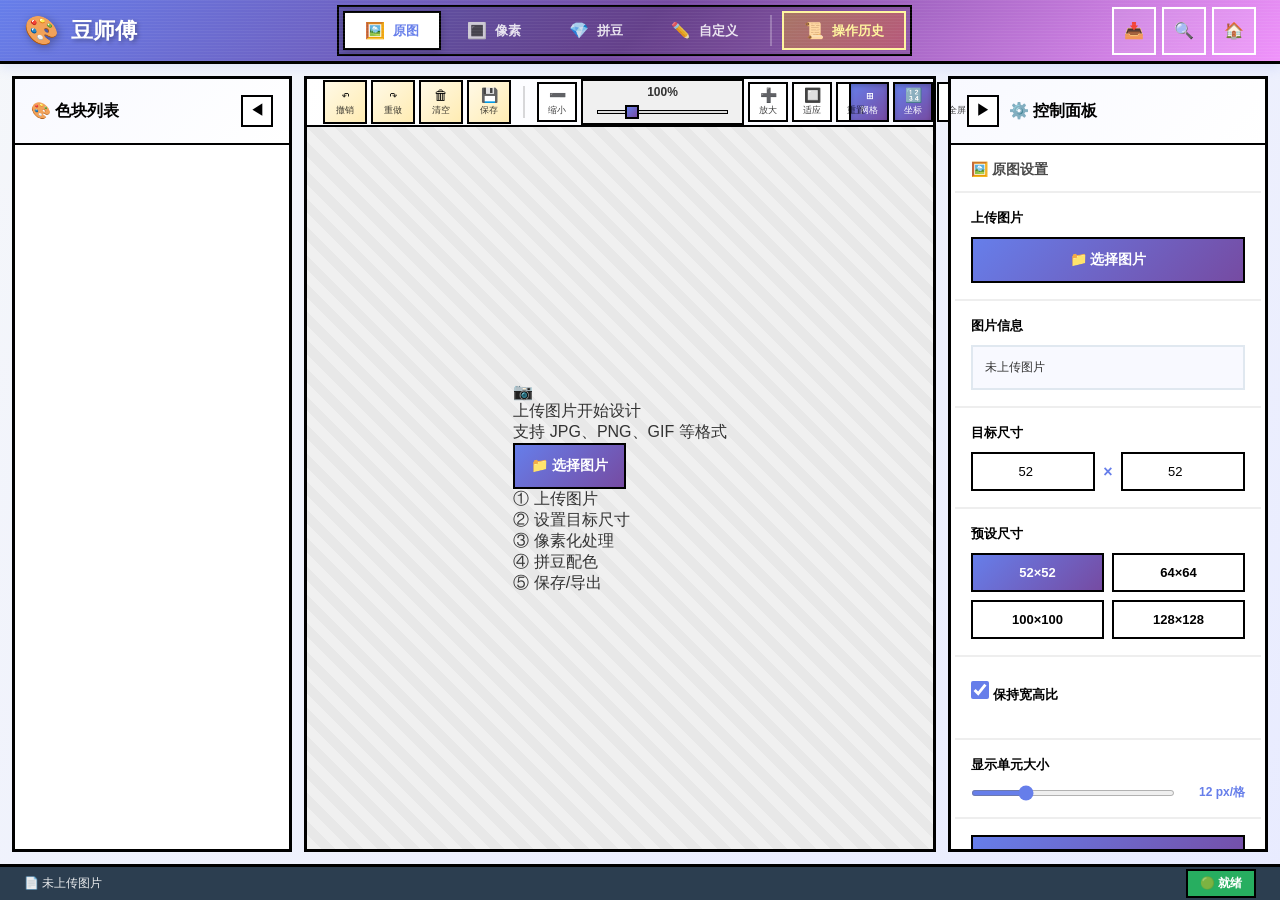
<file: workbench.html>
<!DOCTYPE html>
<html lang="zh-CN">
<head>
    <meta charset="UTF-8">
    <meta name="viewport" content="width=device-width, initial-scale=1.0">
    <title>豆师傅 - 工作区（新设计）</title>
    <link rel="stylesheet" href="css/workbench.css">
    <link rel="stylesheet" href="css/bead-palette.css">
    <script src="js/colors.js"></script>
    <script src="js/colorUtils.js"></script>
    <script src="modules/Pixelator.js"></script>
    <script src="modules/PerlerGenerator.js"></script>
    <script src="modules/InfoPaperConverter.js"></script>
    <script src="modules/InfoPaperCompressor.js"></script>
    <script src="modules/MyDesignsManager.js"></script>
    <script src="js/bead-palette.js"></script>
    <script async src="https://pagead2.googlesyndication.com/pagead/js/adsbygoogle.js?client=ca-pub-7614196764370237"
     crossorigin="anonymous"></script>
</head>
<body class="workbench-body">

    <!-- 顶部导航栏 -->
    <header class="workbench-header">
        <div class="header-left">
            <div class="brand-logo">🎨</div>
            <h1 class="brand-name">豆师傅</h1>
        </div>
        
        <nav class="workbench-tabs">
            <button class="tab-btn active" data-mode="original">
                <span class="tab-icon">🖼️</span>
                <span class="tab-label">原图</span>
            </button>
            <button class="tab-btn" data-mode="pixel">
                <span class="tab-icon">🔳</span>
                <span class="tab-label">像素</span>
            </button>
            <button class="tab-btn" data-mode="perler">
                <span class="tab-icon">💎</span>
                <span class="tab-label">拼豆</span>
            </button>
            <button class="tab-btn" data-mode="custom">
                <span class="tab-icon">✏️</span>
                <span class="tab-label">自定义</span>
            </button>
            <div class="tab-divider"></div>
            <button class="tab-btn history-tab-btn" id="historyBtn" title="操作历史">
                <span class="tab-icon">📜</span>
                <span class="tab-label">操作历史</span>
            </button>
        </nav>

        <div class="header-right">
            <button class="header-btn" title="导出图纸">
                <span>📥</span>
            </button>
            <button class="header-btn" title="专注模式">
                <span>🔍</span>
            </button>
            <button class="header-btn" title="返回首页">
                <span>🏠</span>
            </button>
        </div>
    </header>

    <!-- 主体工作区 -->
    <main class="workbench-main">
        
        <!-- 左侧面板：色块列表 -->
        <aside class="left-panel" id="leftPanel">
            <div class="panel-header">
                <h2>🎨 色块列表</h2>
                <button class="panel-toggle" id="toggleLeftPanel" title="收起/展开色块面板 (←)">◀</button>
            </div>
            
            <div class="color-stats" id="colorStats">
                <div class="stat-item">
                    <span class="stat-label">颜色</span>
                    <span class="stat-value" id="statColorCount">0</span>
                </div>
                <div class="stat-item">
                    <span class="stat-label">拼豆</span>
                    <span class="stat-value" id="statBeadCount">0</span>
                </div>
            </div>

            <!-- 色块网格（5列布局） -->
            <div class="color-list" id="colorList"></div>

            <!-- 色块悬停详情浮层 -->
            <div class="color-tooltip" id="colorTooltip">
                <div class="tooltip-header">
                    <div class="tooltip-swatch" id="tooltipSwatch"></div>
                    <div class="tooltip-title">
                        <div class="tooltip-name" id="tooltipName">H1</div>
                        <div class="tooltip-code" id="tooltipCode">#FF6B6B</div>
                    </div>
                </div>
                <div class="tooltip-row">
                    <span>使用数量</span>
                    <span><strong id="tooltipCount">156</strong> 颗</span>
                </div>
                <div class="tooltip-row">
                    <span>占比</span>
                    <span><strong id="tooltipPercent">5.77%</strong></span>
                </div>
                <div class="tooltip-bar">
                    <div class="tooltip-bar-fill" id="tooltipBarFill" style="width: 90%;"></div>
                </div>
            </div>
        </aside>

        <!-- 隐藏的文件输入 -->
        <input type="file" id="imageFileInput" accept="image/*" style="display: none;">

        <!-- 中间：画布区域 -->
        <section class="canvas-area">
            <!-- 顶部工具栏 -->
            <div class="canvas-toolbar">
                <div class="toolbar-left">
                    <button class="tool-btn history-btn" id="undoBtn" title="撤销 (Ctrl+Z)">
                        <span>↶</span>
                        <small>撤销</small>
                    </button>
                    <button class="tool-btn history-btn" id="redoBtn" title="重做 (Ctrl+Y)">
                        <span>↷</span>
                        <small>重做</small>
                    </button>
                    <button class="tool-btn history-btn" id="clearBtn" title="清空画布">
                        <span>🗑</span>
                        <small>清空</small>
                    </button>
                    <button class="tool-btn history-btn" id="saveBtn" title="保存设计 (Ctrl+S)">
                        <span>💾</span>
                        <small>保存</small>
                    </button>
                    <div class="toolbar-separator"></div>
                    <button class="tool-btn" id="zoomOut" title="缩小 (Ctrl+-)">
                        <span>➖</span>
                        <small>缩小</small>
                    </button>
                    <div class="zoom-display">
                        <span id="zoomValue">100%</span>
                        <div class="zoom-slider-wrap">
                            <input type="range" id="zoomSlider" min="10" max="400" value="100" step="5">
                        </div>
                    </div>
                    <button class="tool-btn" id="zoomIn" title="放大 (Ctrl++)">
                        <span>➕</span>
                        <small>放大</small>
                    </button>
                    <button class="tool-btn" id="fitView" title="适应窗口">
                        <span>🔲</span>
                        <small>适应</small>
                    </button>
                    <button class="tool-btn" id="resetView" title="重置视图">
                        <span>↺</span>
                        <small>重置</small>
                    </button>
                </div>

                <div class="toolbar-right">
                    <button class="tool-btn active" id="toggleGrid" title="网格线 (G)">
                        <span>⊞</span>
                        <small>网格</small>
                    </button>
                    <button class="tool-btn active" id="toggleCoords" title="坐标显示 (C)">
                        <span>🔢</span>
                        <small>坐标</small>
                    </button>
                    <button class="tool-btn" id="toggleFullscreen" title="全屏 (F)">
                        <span>⛶</span>
                        <small>全屏</small>
                    </button>
                </div>
            </div>

            <!-- 画布主体（支持缩放平移） -->
            <div class="canvas-container" id="canvasContainer">
                <!-- 左侧浮动展开按钮（仅当左侧面板折叠时显示） -->
                <button class="edge-expand-btn edge-btn-left" id="expandLeftBtn" title="展开色块面板 (←)">
                    <span>▶</span>
                    <small>色块</small>
                </button>
                <!-- 右侧浮动展开按钮（仅当右侧面板折叠时显示） -->
                <button class="edge-expand-btn edge-btn-right" id="expandRightBtn" title="展开控制面板 (→)">
                    <small>控制</small>
                    <span>◀</span>
                </button>

                <!-- 上传提示区域（仅在未上传图片时显示） -->
                <div class="upload-prompt" id="uploadPrompt">
                    <div class="upload-prompt-content">
                        <div class="upload-prompt-icon">📷</div>
                        <div class="upload-prompt-title">上传图片开始设计</div>
                        <div class="upload-prompt-hint">支持 JPG、PNG、GIF 等格式</div>
                        <button class="btn btn-primary" id="uploadBtn">📁 选择图片</button>
                        <div class="upload-prompt-tips">
                            <div>① 上传图片</div>
                            <div>② 设置目标尺寸</div>
                            <div>③ 像素化处理</div>
                            <div>④ 拼豆配色</div>
                            <div>⑤ 保存/导出</div>
                        </div>
                    </div>
                </div>

                <!-- 动态画布容器 -->
                <div class="canvas-transform" id="canvasTransform" style="display: none;">
                    <div class="perler-canvas" id="perlerCanvas">
                        <canvas id="workCanvas" width="400" height="400"></canvas>
                    </div>
                </div>

                <!-- 画笔预览 -->
                <div id="brushCursor" class="brush-cursor"></div>

                <!-- 坐标提示 -->
                <div class="coords-hint" id="coordsHint">
                    <span id="coordX">X: 0</span>
                    <span id="coordY">Y: 0</span>
                </div>
            </div>

        </section>

        <!-- 右侧面板：控制面板 -->
        <aside class="right-panel" id="rightPanel">

            <!-- 顶部header（与左侧面板对称） -->
            <div class="panel-header right-panel-header">
                <button class="panel-toggle" id="toggleRightPanel" title="收起/展开控制面板 (→)">▶</button>
                <h2 id="rightPanelTitle">⚙️ 控制面板</h2>
            </div>

            <!-- 原图模式面板 -->
            <div class="control-panel panel-original active">
                <div class="panel-header">
                    <h2>🖼️ 原图设置</h2>
                </div>

                <div class="control-group">
                    <label>上传图片</label>
                    <div class="action-buttons">
                        <button class="btn btn-primary" id="uploadBtn2">📁 选择图片</button>
                        <button class="btn btn-secondary" id="reuploadBtn" style="display:none;">🔄 重新上传</button>
                    </div>
                </div>

                <div class="control-group">
                    <label>图片信息</label>
                    <div class="info-block" id="imageInfo">
                        <span>未上传图片</span>
                    </div>
                </div>

                <div class="control-group">
                    <label>目标尺寸</label>
                    <div class="size-inputs">
                        <input type="number" id="targetWidth" value="52" min="16" max="200">
                        <span>×</span>
                        <input type="number" id="targetHeight" value="52" min="16" max="200">
                    </div>
                </div>

                <div class="control-group">
                    <label>预设尺寸</label>
                    <div class="preset-sizes">
                        <button class="preset-btn active" data-size="52">52×52</button>
                        <button class="preset-btn" data-size="64">64×64</button>
                        <button class="preset-btn" data-size="100">100×100</button>
                        <button class="preset-btn" data-size="128">128×128</button>
                    </div>
                </div>

                <div class="control-group">
                    <label class="checkbox-label">
                        <input type="checkbox" id="keepAspectRatio" checked>
                        <span>保持宽高比</span>
                    </label>
                </div>

                <div class="control-group">
                    <label>显示单元大小</label>
                    <div class="slider-input">
                        <input type="range" id="cellSizeSlider" min="6" max="30" value="12">
                        <span class="slider-value" id="cellSizeValue">12 px/格</span>
                    </div>
                </div>

                <div class="control-group">
                    <button class="btn btn-primary full-width" id="goToPixelBtn">
                        ➡️ 继续到像素化
                    </button>
                </div>
            </div>

            <!-- 像素模式面板 -->
            <div class="control-panel panel-pixel">
                <div class="panel-header">
                    <h2>🔳 像素化设置</h2>
                </div>

                <div class="pixel-section collapsible-section">
                    <button class="section-toggle" data-section="pixel-params">
                        <span class="toggle-icon">▼</span>
                        <span>像素化参数</span>
                    </button>
                    <div class="section-content">
                        <div class="control-group">
                            <label>目标尺寸</label>
                            <div class="size-inputs">
                                <div>
                                    <label>宽度：</label>
                                    <input type="number" id="widthInput" min="16" max="4096">
                                    <span>px</span>
                                </div>
                                <div>
                                    <label>高度：</label>
                                    <input type="number" id="heightInput" min="16" max="4096">
                                    <span>px</span>
                                </div>
                            </div>
                        </div>
                        <div class="control-group">
                            <label>预设尺寸</label>
                            <div class="preset-sizes">
                                <button class="preset-btn" data-width="64" data-height="64">64×64</button>
                                <button class="preset-btn" data-width="128" data-height="128">128×128</button>
                                <button class="preset-btn" data-width="256" data-height="256">256×256</button>
                                <button class="preset-btn" data-width="512" data-height="512">512×512</button>
                            </div>
                        </div>
                        <div class="control-group">
                            <label class="checkbox-label">
                                <input type="checkbox" id="keepRatioCheckbox" checked>
                                <span>保持宽高比</span>
                            </label>
                        </div>
                        <div class="control-group">
                            <label>像素化方法</label>
                            <select id="pixelMethod">
                                <option value="mosaic">马赛克化（平均）</option>
                                <option value="majority" selected>主要颜色（推荐）</option>
                                <option value="quantized">量化像素化</option>
                                <option value="pixel-art">像素艺术</option>
                            </select>
                        </div>
                        <div class="control-group">
                            <label>像素块大小：<span id="pixelSizeValue" class="slider-value-inline">16</span> <span id="gridCountValue" class="slider-value-inline" style="color: #666; font-weight: normal;">(0 × 0)</span></label>
                            <input type="range" id="pixelSizeSlider" min="1" max="64" value="16">
                        </div>
                    </div>
                </div>

                <div class="pixel-section collapsible-section">
                    <button class="section-toggle collapsed" data-section="pixel-grid">
                        <span class="toggle-icon">▶</span>
                        <span>像素划分线</span>
                    </button>
                    <div class="section-content collapsed">
                        <div class="control-group">
                            <label class="checkbox-label">
                                <input type="checkbox" id="showPixelGrid" checked>
                                <span>显示像素划分线</span>
                            </label>
                        </div>
                        <div class="control-group grid-controls" data-grid-only="true">
                            <label>像素划分线颜色</label>
                            <input type="color" id="pixelGridColor" value="#000000">
                        </div>
                        <div class="control-group grid-controls" data-grid-only="true">
                            <label>像素划分线粗度：<span id="gridThicknessValue" class="slider-value-inline">1</span></label>
                            <input type="range" id="pixelGridThickness" min="1" max="4" step="1" value="1">
                        </div>
                    </div>
                </div>

                <div class="pixel-section collapsible-section">
                    <button class="section-toggle collapsed" data-section="pixel-offset">
                        <span class="toggle-icon">▶</span>
                        <span>网格偏移</span>
                    </button>
                    <div class="section-content collapsed">
                        <div class="control-group">
                            <label>X 轴偏移：<span id="offsetXValue" class="slider-value-inline">0</span></label>
                            <input type="range" id="pixelGridOffsetX" min="0" max="31" value="0">
                        </div>
                        <div class="control-group">
                            <label>Y 轴偏移：<span id="offsetYValue" class="slider-value-inline">0</span></label>
                            <input type="range" id="pixelGridOffsetY" min="0" max="31" value="0">
                        </div>
                    </div>
                </div>

                <div class="pixel-section collapsible-section">
                    <button class="section-toggle collapsed" data-section="pixel-postprocess">
                        <span class="toggle-icon">▶</span>
                        <span>像素化后处理</span>
                    </button>
                    <div class="section-content collapsed">
                        <div class="control-group">
                            <label class="checkbox-label">
                                <input type="checkbox" id="enableContrast" checked>
                                <span>增强对比度</span>
                            </label>
                        </div>
                        <div class="control-group post-process-controls" data-contrast-only="true">
                            <label>对比度强度：<span id="contrastValue" class="slider-value-inline">1.3</span>x</label>
                            <input type="range" id="contrastSlider" min="0.5" max="3" step="0.1" value="1.3">
                        </div>
                        <div class="control-group">
                            <label class="checkbox-label">
                                <input type="checkbox" id="enableSharpen" checked>
                                <span>图片锐化</span>
                            </label>
                        </div>
                        <div class="control-group post-process-controls" data-sharpen-only="true">
                            <label>锐化强度：<span id="sharpenStrengthValue" class="slider-value-inline">0.5</span></label>
                            <input type="range" id="sharpenStrength" min="0.1" max="2.0" step="0.1" value="0.5">
                        </div>
                        <div class="control-group">
                            <label class="checkbox-label">
                                <input type="checkbox" id="enableNeighborSmooth">
                                <span>邻域平滑</span>
                            </label>
                        </div>
                        <div class="control-group">
                            <label class="checkbox-label">
                                <input type="checkbox" id="enableColorQuantize">
                                <span>颜色量化</span>
                            </label>
                        </div>
                        <div class="control-group post-process-controls" data-quantize-only="true">
                            <label>保留颜色数量：<span id="targetColorCountValue" class="slider-value-inline">8</span>（实际：<span id="pixelActualColors" class="slider-value-inline">-</span>）</label>
                            <input type="range" id="targetColorCount" min="2" max="256" value="8">
                        </div>
                    </div>
                </div>

                <div class="control-group">
                    <div class="action-buttons">
                        <button class="btn btn-secondary" id="applyPixelBtn">🔄 重新像素化</button>
                        <button class="btn btn-primary" id="goToPerlerBtn">➡️ 拼豆匹配</button>
                        <button class="btn btn-tertiary" id="downloadPixelBtn">💾 下载像素图</button>
                    </div>
                </div>
            </div>

            <!-- 拼豆模式面板 -->
            <div class="control-panel panel-perler">
                <div class="panel-header">
                    <h2>💎 拼豆设置</h2>
                </div>

                <div class="pixel-section collapsible-section">
                    <button class="section-toggle perler-toggle" data-section="perler-color">
                        <span class="toggle-icon">▼</span>
                        <span>颜色匹配</span>
                    </button>
                    <div class="section-content">
                        <div class="control-group">
                            <label>颜色套装</label>
                            <select id="colorSetSelect">
                                <option value="mard221">Mard 221色</option>
                                <option value="mard291" selected>Mard 291色 (默认)</option>
                                <option value="mard291Refined">Mard 291色-精炼 (精简版)</option>
                                <option value="mard24">Mard 24色</option>
                                <option value="mardGray">Mard 黑白灰 (23色)</option>
                                <option value="mardH">Mard H系中性色 (23色)</option>
                                <option value="perler24">Perler 24色</option>
                                <option value="perler48">Perler 48色</option>
                                <option value="perler72">Perler 72色</option>
                                <option value="hama">Hama (10色)</option>
                            </select>
                        </div>
                        <div class="control-group">
                            <label>颜色映射方法</label>
                            <div style="display: flex; align-items: center; gap: 8px;">
                                <select id="colorMappingMethod">
                                    <option value="cie2000" selected>CIEDE2000 (最精确)</option>
                                    <option value="cie2000-smoothed">CIEDE2000 (大色块优化)</option>
                                    <option value="cie94">CIE94 (精确)</option>
                                    <option value="cie76">CIE76 (Lab)</option>
                                    <option value="weighted-rgb">加权RGB</option>
                                    <option value="hsl">HSL色彩空间</option>
                                    <option value="hsv">HSV色彩空间</option>
                                </select>
                                <button id="cie2000SettingsBtn" class="cie2000-settings-btn" style="display: none;" title="设置优化参数">⚙️</button>
                            </div>
                            <div id="cie2000ParamsPanel" class="cie2000-params-panel" style="display: none; margin-top: 10px; padding: 12px; background: #f5f5f5; border-radius: 8px; border: 1px solid #ddd;">
                                <div style="display: grid; grid-template-columns: 1fr; gap: 12px;">
                                    <div>
                                        <label style="display: block; font-size: 13px; margin-bottom: 4px; font-weight: 500;">邻域半径</label>
                                        <div style="font-size: 11px; color: #666; margin-bottom: 4px;">(考虑周围多少像素，越大平滑范围越广，可能模糊边缘)</div>
                                        <input type="range" id="cie2000Radius" min="1" max="5" value="1" style="width: 100%;">
                                        <span id="cie2000RadiusValue" style="font-size: 12px;">1 (3×3区域)</span>
                                    </div>
                                    <div>
                                        <label style="display: block; font-size: 13px; margin-bottom: 4px; font-weight: 500;">颜色差异阈值</label>
                                        <div style="font-size: 11px; color: #666; margin-bottom: 4px;">(CIEDE2000单位，越大允许合并的颜色差异越大，颜色种类越少)</div>
                                        <input type="range" id="cie2000Threshold" min="1" max="50" value="5" style="width: 100%;">
                                        <span id="cie2000ThresholdValue" style="font-size: 12px;">5</span>
                                    </div>
                                    <div>
                                        <label style="display: block; font-size: 13px; margin-bottom: 4px; font-weight: 500;">最小占比</label>
                                        <div style="font-size: 11px; color: #666; margin-bottom: 4px;">(邻域多数颜色需要占多少比例才触发替换，越低越容易被替换)</div>
                                        <input type="range" id="cie2000Ratio" min="20" max="95" value="50" style="width: 100%;">
                                        <span id="cie2000RatioValue" style="font-size: 12px;">50%</span>
                                    </div>
                                    <div>
                                        <label style="display: block; font-size: 13px; margin-bottom: 4px; font-weight: 500;">迭代次数</label>
                                        <div style="font-size: 11px; color: #666; margin-bottom: 4px;">(重复平滑的次数，越高效果越强但处理时间越长)</div>
                                        <input type="range" id="cie2000Iteration" min="1" max="5" value="1" style="width: 100%;">
                                        <span id="cie2000IterationValue" style="font-size: 12px;">1</span>
                                    </div>
                                </div>
                                <div style="display: flex; justify-content: flex-end; gap: 8px; margin-top: 12px;">
                                    <button id="cie2000ApplyBtn" style="padding: 4px 12px; font-size: 12px;">应用</button>
                                    <button id="cie2000ResetBtn" style="padding: 4px 12px; font-size: 12px;">重置</button>
                                </div>
                            </div>
                        </div>
                        <div class="control-group">
                            <label class="checkbox-label">
                                <input type="checkbox" id="enableNeighborSmooth" checked>
                                <span>邻域平滑</span>
                            </label>
                        </div>
                    </div>
                </div>

                <div class="pixel-section collapsible-section">
                    <button class="section-toggle perler-toggle collapsed" data-section="perler-appearance">
                        <span class="toggle-icon">▶</span>
                        <span>图纸外观</span>
                    </button>
                    <div class="section-content collapsed">
                        <div class="control-group">
                            <label>图纸样式</label>
                            <select id="chartStyle">
                                <option value="color" selected>彩色图纸</option>
                                <option value="color-with-code">彩色图纸（带编号）</option>
                                <option value="bw">黑白图纸（带编号）</option>
                            </select>
                        </div>
                        <div class="control-group">
                            <label>拼豆形状</label>
                            <select id="beadShape">
                                <option value="square" selected>正方形</option>
                                <option value="circle">圆形</option>
                                <option value="ring">圆环</option>
                                <option value="round-square">圆角正方形</option>
                            </select>
                        </div>
                        <div class="control-group">
                            <label>透明格颜色</label>
                            <div style="display: flex; gap: 10px; align-items: center;">
                                <input type="color" id="transparentCellColor" value="#ffffff" style="width: 40px; height: 28px;">
                                <span id="transparentCellColorValue" style="font-size: 12px; color: #666;">#ffffff</span>
                            </div>
                        </div>
                    </div>
                </div>

                <div class="pixel-section collapsible-section">
                    <button class="section-toggle perler-toggle collapsed" data-section="perler-grid">
                        <span class="toggle-icon">▶</span>
                        <span>网格与坐标</span>
                    </button>
                    <div class="section-content collapsed">
                        <div class="control-group flex-row">
                            <div class="flex-item checkbox-item">
                                <label class="checkbox-label">
                                    <input type="checkbox" id="showPerlerGrid" checked>
                                    <span>显示网格线</span>
                                </label>
                            </div>
                            <div class="flex-item checkbox-item">
                                <label class="checkbox-label">
                                    <input type="checkbox" id="showPerlerCoords" checked>
                                    <span>显示坐标数字</span>
                                </label>
                            </div>
                        </div>
                        <div class="control-group flex-row">
                            <div class="flex-item">
                                <label>网格线颜色</label>
                                <input type="color" id="perlerGridColor" value="#000000" style="width: 100%; height: 28px;">
                            </div>
                            <div class="flex-item">
                                <label>网格线粗度</label>
                                <input type="number" id="perlerGridLineWidth" min="0" max="5" step="0.5" value="1" style="width: 100%;">
                            </div>
                        </div>
                        <div class="control-group flex-row">
                            <div class="flex-item checkbox-item">
                                <label class="checkbox-label">
                                    <input type="checkbox" id="showPerlerLargeGrid">
                                    <span>显示大格子线</span>
                                </label>
                            </div>
                            <div class="flex-item">
                                <label>大格子线颜色</label>
                                <input type="color" id="perlerLargeGridColor" value="#8B4513" style="width: 100%; height: 28px;">
                            </div>
                        </div>
                        <div class="control-group flex-row">
                            <div class="flex-item">
                                <label>大格子大小（每N个）</label>
                                <input type="number" id="perlerLargeGridSize" min="0" max="100" value="5" style="width: 100%;">
                            </div>
                            <div class="flex-item">
                                <label>大格子线粗度</label>
                                <input type="number" id="perlerLargeGridLineWidth" min="0.5" max="5" step="0.5" value="2" style="width: 100%;">
                            </div>
                        </div>
                        <div class="control-group">
                            <label>坐标数字颜色</label>
                            <input type="color" id="perlerCoordNumberColor" value="#000000" style="width: 100%; height: 28px;">
                        </div>
                    </div>
                </div>

                <div class="pixel-section collapsible-section">
                    <button class="section-toggle perler-toggle collapsed" data-section="perler-export">
                        <span class="toggle-icon">▶</span>
                        <span>水印与导出</span>
                    </button>
                    <div class="section-content collapsed">
                        <div class="control-group">
                            <label>水印文本</label>
                            <input type="text" id="watermarkText" value="豆师傅- dsf666.pages.dev" style="width: 100%;">
                        </div>
                        <div class="control-group">
                            <div class="action-buttons">
                                <button class="btn btn-primary" id="applyPerlerBtn">🔄 渲染拼豆图纸</button>
                            </div>
                        </div>
                        <div class="control-group">
                            <div class="action-buttons">
                                <button class="btn btn-secondary" id="smartOptimizeBtn">🧠 智能优化</button>
                            </div>
                        </div>
                        <div class="control-group">
                            <label>导出高清缩放: <span id="exportScaleValue">1×</span></label>
                            <input type="range" id="exportScaleSlider" min="1" max="16" step="0.5" value="1">
                        </div>
                        <div class="control-group">
                            <div class="action-buttons">
                                <button class="btn btn-primary" id="downloadPerlerPNGBtn" style="flex: 2;">💾 PNG 图纸</button>
                                <button class="btn btn-secondary" id="downloadPerlerSVGBtn" style="flex: 2;">💾 SVG 图纸</button>
                            </div>
                        </div>
                        <div class="control-group">
                            <div class="action-buttons">
                                <button class="btn btn-primary" id="downloadPerlerPNGLegendBtn" style="flex: 2;">📊 PNG (带色板)</button>
                                <button class="btn btn-secondary" id="downloadPerlerSVGLegendBtn" style="flex: 2;">📊 SVG (带色板)</button>
                            </div>
                        </div>
                        <div class="control-group">
                            <div class="action-buttons">
                                <button class="btn btn-tertiary" id="exportInfoPaperBtn" style="flex: 2;">📦 导出图纸信息</button>
                                <button class="btn btn-tertiary" id="downloadInfoPaperBtn" style="flex: 2;">⬇️ 下载信息</button>
                            </div>
                        </div>
                    </div>
                </div>

                <div class="control-group">
                    <label>设计信息</label>
                    <div class="info-block" id="perlerInfo">
                        <span>等待计算...</span>
                    </div>
                </div>
            </div>

            <!-- 自定义模式面板 -->
            <div class="control-panel panel-custom">
                <div class="panel-header">
                    <h2>✏️ 自定义编辑</h2>
                </div>

                <div class="control-group-horizontal">
                    <label>绘图工具</label>
                    <div class="tool-picker-horizontal">
                        <button class="tool-pick-horizontal active" data-tool="brush">
                            <span>✏️</span>
                        </button>
                        <button class="tool-pick-horizontal" data-tool="eraser">
                            <span>🧽</span>
                        </button>
                        <button class="tool-pick-horizontal" data-tool="fill">
                            <span>🪣</span>
                        </button>
                    </div>
                </div>

                <div class="control-group">
                    <label>画笔颜色</label>
                    <div id="beadPaletteContainer" class="bead-palette-container"></div>
                </div>

                <div class="control-group-horizontal">
                    <label>画笔大小</label>
                    <div class="brush-sizes-horizontal">
                        <button class="brush-size-horizontal active" data-size="1">1</button>
                        <button class="brush-size-horizontal" data-size="2">2</button>
                        <button class="brush-size-horizontal" data-size="3">3</button>
                        <button class="brush-size-horizontal" data-size="5">5</button>
                    </div>
                </div>

                <div class="control-group">
                    <label class="checkbox-label">
                        <input type="checkbox" id="autoSaveHistory" checked>
                        <span>自动记录操作历史</span>
                    </label>
                </div>

                <div class="control-group">
                    <div class="action-buttons">
                        <button class="btn btn-secondary" id="exportJSONBtn">📥 导出 JSON</button>
                        <button class="btn btn-primary" id="saveDesignBtn">💾 保存设计</button>
                    </div>
                </div>
            </div>
        </aside>
    </main>

    <!-- 底部状态栏 -->
    <footer class="workbench-footer">
        <div class="status-left">
            <span class="status-item" id="statusFile">📄 未上传图片</span>
        </div>
        <div class="status-center">
            <span class="status-badge" id="statusBadge">🟢 就绪</span>
        </div>
    </footer>

    <!-- 交互脚本 -->
    <script>
        // ========== 工具函数 ==========
        function rgbToHex(rgb) {
            if (!rgb) return '#cccccc';
            const r = Math.max(0, Math.min(255, rgb[0]));
            const g = Math.max(0, Math.min(255, rgb[1]));
            const b = Math.max(0, Math.min(255, rgb[2]));
            return '#' + [r, g, b].map(x => x.toString(16).padStart(2, '0')).join('');
        }

        function hexToRgb(hex) {
            if (!hex) return [204, 204, 204];
            let h = hex.replace('#', '');
            if (h.length === 3) {
                h = h.split('').map(c => c + c).join('');
            }
            const num = parseInt(h, 16);
            return [(num >> 16) & 255, (num >> 8) & 255, num & 255];
        }

        // ========== 全局状态 ==========
        const state = {
            imageLoaded: false,
            imageEl: null,
            imageData: null,
            pixelatedData: null,
            perlerColors: null,
            perlerWidth: 0,
            perlerHeight: 0,
            colorCounts: {},
            currentMode: 'original',
            currentTool: 'brush',
            currentColor: null,
            currentColorName: '',
            brushSize: 1,
            showGrid: true,
            history: [],
            historyIndex: -1,
            fileName: '',
            cellSize: 20
        };

        // ========== 初始化模块 ==========
        let pixelator = null;
        let perlerGenerator = null;
        let myDesignsManager = null;

        try {
            if (typeof Pixelator !== 'undefined') pixelator = new Pixelator();
            if (typeof PerlerGenerator !== 'undefined') perlerGenerator = new PerlerGenerator();
            if (typeof MyDesignsManager !== 'undefined') myDesignsManager = new MyDesignsManager();
        } catch (e) {
            console.error('模块初始化失败:', e);
        }

        // ========== DOM 引用 ==========
        const canvasContainer = document.getElementById('canvasContainer');
        const canvasTransform = document.getElementById('canvasTransform');
        const workCanvas = document.getElementById('workCanvas');
        const ctx = workCanvas.getContext('2d');
        const uploadPrompt = document.getElementById('uploadPrompt');
        const zoomValue = document.getElementById('zoomValue');
        const zoomSlider = document.getElementById('zoomSlider');
        const rightPanelTitle = document.getElementById('rightPanelTitle');

        // ========== 画布缩放与平移 ==========
        let zoom = 100;
        let panX = 0;
        let panY = 0;
        let isDragging = false;
        let dragStartX = 0;
        let dragStartY = 0;
        let isDrawing = false;
        let naturalWidth = 0;
        let naturalHeight = 0;

        function applyTransform() {
            const scale = zoom / 100;
            workCanvas.style.width = (naturalWidth * scale) + 'px';
            workCanvas.style.height = (naturalHeight * scale) + 'px';
            canvasTransform.style.transform = `translate(${panX}px, ${panY}px)`;
            canvasTransform.style.transformOrigin = 'center center';
            zoomValue.textContent = zoom + '%';
            if (zoomSlider) zoomSlider.value = zoom;
        }

        function updateNaturalSize(width, height) {
            naturalWidth = width;
            naturalHeight = height;
            applyTransform();
        }

        function setZoom(newZoom, centerX, centerY) {
            const oldZoom = zoom;
            zoom = Math.max(10, Math.min(400, newZoom));
            const scale = zoom / oldZoom;
            if (centerX !== undefined && centerY !== undefined) {
                const rect = canvasContainer.getBoundingClientRect();
                const cx = centerX - rect.left - rect.width / 2;
                const cy = centerY - rect.top - rect.height / 2;
                panX = cx - (cx - panX) * scale;
                panY = cy - (cy - panY) * scale;
            }
            applyTransform();
        }

        // ========== 画布渲染 ==========
        function renderCanvas() {
            if (state.currentMode === 'original' && state.imageEl) {
                renderOriginal();
            } else if (state.currentMode === 'pixel' && state.pixelatedData) {
                renderPixelated();
            } else if ((state.currentMode === 'perler' || state.currentMode === 'custom') && state.perlerColors) {
                renderPerler();
            }
        }

        function renderOriginal() {
            const img = state.imageEl;
            const maxSize = 600;
            const ratio = Math.min(maxSize / img.width, maxSize / img.height, 1);
            const displayWidth = Math.floor(img.width * ratio);
            const displayHeight = Math.floor(img.height * ratio);

            workCanvas.width = displayWidth;
            workCanvas.height = displayHeight;
            updateNaturalSize(displayWidth, displayHeight);
            ctx.imageSmoothingEnabled = true;
            ctx.fillStyle = '#fff';
            ctx.fillRect(0, 0, displayWidth, displayHeight);
            ctx.drawImage(img, 0, 0, displayWidth, displayHeight);
            canvasTransform.style.display = 'block';
        }

        function renderPixelated() {
            if (!state.pixelatedData) return;
            const w = state.pixelatedData.width;
            const h = state.pixelatedData.height;
            const pixelSize = parseInt(document.getElementById('pixelSizeSlider').value);
            const offsetX = parseInt(document.getElementById('pixelGridOffsetX').value);
            const offsetY = parseInt(document.getElementById('pixelGridOffsetY').value);

            workCanvas.width = w;
            workCanvas.height = h;
            updateNaturalSize(w, h);

            ctx.fillStyle = '#fff';
            ctx.fillRect(0, 0, workCanvas.width, workCanvas.height);

            ctx.putImageData(state.pixelatedData, 0, 0);

            const showGrid = document.getElementById('showPixelGrid');
            if (showGrid && showGrid.checked) {
                const gridColorEl = document.getElementById('pixelGridColor');
                const gridColor = gridColorEl ? gridColorEl.value : '#000000';
                const lineWidth = parseFloat(document.getElementById('pixelGridThickness').value) || 1;

                ctx.strokeStyle = gridColor;
                ctx.lineWidth = lineWidth;
                ctx.beginPath();

                for (let x = offsetX; x < w; x += pixelSize) {
                    if (x > 0) {
                        ctx.moveTo(x - 0.5, 0);
                        ctx.lineTo(x - 0.5, h);
                    }
                }

                for (let y = offsetY; y < h; y += pixelSize) {
                    if (y > 0) {
                        ctx.moveTo(0, y - 0.5);
                        ctx.lineTo(w, y - 0.5);
                    }
                }

                ctx.stroke();

                ctx.strokeStyle = gridColor;
                ctx.lineWidth = lineWidth;
                ctx.strokeRect(0, 0, w, h);
            }
            canvasTransform.style.display = 'block';
        }

        function renderPerler(options) {
            if (!state.perlerColors) return;
            const w = state.perlerWidth;
            const h = state.perlerHeight;
            const opts = options || {};

            const cellSize = opts.cellSize || state.cellSize;
            const withLegend = opts.withLegend === true;

            const chartStyle = document.getElementById('chartStyle').value;
            const beadShape = document.getElementById('beadShape').value;
            const transparentColor = document.getElementById('transparentCellColor').value || '#ffffff';

            const showGrid = document.getElementById('showPerlerGrid').checked;
            const gridColor = document.getElementById('perlerGridColor').value || '#000000';
            const gridLineWidth = parseFloat(document.getElementById('perlerGridLineWidth').value) || 1;

            const showCoords = document.getElementById('showPerlerCoords').checked;
            const coordColor = document.getElementById('perlerCoordNumberColor').value || '#000000';

            const showLargeGrid = document.getElementById('showPerlerLargeGrid').checked;
            const largeGridColor = document.getElementById('perlerLargeGridColor').value || '#8B4513';
            const largeGridSize = parseInt(document.getElementById('perlerLargeGridSize').value) || 5;
            const largeGridLineWidth = parseFloat(document.getElementById('perlerLargeGridLineWidth').value) || 2;

            const watermarkText = document.getElementById('watermarkText').value || '';

            const offsetX = showCoords ? cellSize : 0;
            const offsetY = showCoords ? cellSize : 0;
            let chartWidth = w * cellSize + offsetX;
            let chartHeight = h * cellSize + offsetY;
            let legendHeight = 0;
            let legendConfig = null;

            const colorNames = [];
            if (withLegend) {
                for (let y = 0; y < h; y++) {
                    for (let x = 0; x < w; x++) {
                        const cell = state.perlerColors[y][x];
                        if (cell && cell.name && !cell.isTransparent && colorNames.indexOf(cell.name) === -1) {
                            colorNames.push(cell.name);
                        }
                    }
                }
                // 动态图例配置 - 色块宽度按图纸宽度9%计算
                const colorCount = colorNames.length;
                const totalBeans = colorNames.reduce((sum, name) => sum + (state.colorCounts[name] || 0), 0);
                const titleText = `颜色统计 (${colorCount}色, 共${totalBeans}颗)`;

                // 标题字号：按图纸宽度的35%动态计算
                const targetTitleWidth = chartWidth * 0.35;
                let titleFontSize = Math.max(14, Math.floor(targetTitleWidth / titleText.length * 1.6));
                const tempCanvas = document.createElement('canvas');
                const tempCtx = tempCanvas.getContext('2d');
                tempCtx.font = `bold ${titleFontSize}px Arial, sans-serif`;
                const measuredWidth = tempCtx.measureText(titleText).width;
                if (measuredWidth > 0) {
                    titleFontSize = Math.max(14, Math.floor(titleFontSize * targetTitleWidth / measuredWidth));
                }

                // 色块宽度 = 图纸宽度的10%，高度 = 宽度/3
                const swatchWidth = Math.max(60, Math.floor(chartWidth * 0.10));
                const swatchHeight = Math.max(20, Math.floor(swatchWidth / 3));
                // 每行最多10个色块，每个色块之间有间距
                const gap = Math.max(4, Math.floor(swatchWidth * 0.05));
                const legendCols = Math.min(10, Math.max(1, colorCount));
                const legendItemW = swatchWidth + gap;  // 色块宽度 + 间距
                const legendItemH = Math.floor(swatchHeight * 1.8);
                const legendFontSize = Math.max(8, Math.floor(swatchHeight * 0.7));
                const itemsPerColumn = Math.ceil(colorCount / legendCols);
                const headerHeight = titleFontSize + 12;

                legendConfig = {
                    cols: legendCols,
                    itemW: legendItemW,
                    itemH: legendItemH,
                    gap: gap,
                    fontSize: legendFontSize,
                    titleFontSize: titleFontSize,
                    swatchWidth: swatchWidth,
                    swatchHeight: swatchHeight,
                    headerHeight: headerHeight,
                    titleText: titleText
                };

                legendHeight = headerHeight + itemsPerColumn * legendItemH + 20;
            }

            // 画布宽度需要足够容纳色块列表
            const requiredWidth = withLegend && legendConfig
                ? legendConfig.cols * legendConfig.itemW + 20
                : chartWidth;
            workCanvas.width = Math.max(chartWidth, requiredWidth);
            workCanvas.height = chartHeight + legendHeight;
            updateNaturalSize(chartWidth, chartHeight + legendHeight);
            ctx.fillStyle = '#ffffff';
            ctx.fillRect(0, 0, workCanvas.width, workCanvas.height);

            for (let y = 0; y < h; y++) {
                for (let x = 0; x < w; x++) {
                    const cell = state.perlerColors[y][x];
                    const px = offsetX + x * cellSize;
                    const py = offsetY + y * cellSize;

                    let fillColor = transparentColor;
                    let drawCode = false;
                    let colorCode = '';

                    if (cell && cell.isTransparent) {
                        fillColor = transparentColor;
                    } else if (cell && (cell.rgb || cell.hex)) {
                        fillColor = cell.rgb ? rgbToHex(cell.rgb) : cell.hex;
                        if (chartStyle === 'color-with-code') {
                            drawCode = true;
                            colorCode = cell.name || '';
                        } else if (chartStyle === 'bw') {
                            fillColor = '#ffffff';
                            drawCode = true;
                            colorCode = cell.name || '';
                        }
                    }

                    if (beadShape === 'square') {
                        ctx.fillStyle = fillColor;
                        ctx.fillRect(px, py, cellSize, cellSize);
                    } else if (beadShape === 'round-square') {
                        ctx.fillStyle = fillColor;
                        const r = Math.max(2, cellSize * 0.2);
                        ctx.beginPath();
                        ctx.moveTo(px + r, py);
                        ctx.arcTo(px + cellSize, py, px + cellSize, py + cellSize, r);
                        ctx.arcTo(px + cellSize, py + cellSize, px, py + cellSize, r);
                        ctx.arcTo(px, py + cellSize, px, py, r);
                        ctx.arcTo(px, py, px + cellSize, py, r);
                        ctx.closePath();
                        ctx.fill();
                    } else if (beadShape === 'circle') {
                        const cx = px + cellSize / 2;
                        const cy = py + cellSize / 2;
                        const r = cellSize / 2 - Math.max(1, cellSize * 0.1);
                        ctx.fillStyle = fillColor;
                        ctx.beginPath();
                        ctx.arc(cx, cy, r, 0, Math.PI * 2);
                        ctx.fill();
                    } else if (beadShape === 'ring') {
                        const cx = px + cellSize / 2;
                        const cy = py + cellSize / 2;
                        const r = cellSize / 2 - Math.max(1, cellSize * 0.1);
                        const innerR = Math.max(1, cellSize * 0.25);
                        ctx.fillStyle = fillColor;
                        ctx.beginPath();
                        ctx.arc(cx, cy, r, 0, Math.PI * 2);
                        ctx.fill();
                        ctx.fillStyle = '#ffffff';
                        ctx.beginPath();
                        ctx.arc(cx, cy, innerR, 0, Math.PI * 2);
                        ctx.fill();
                    }

                    if (drawCode && colorCode && cellSize >= 10) {
                        const textColor = getContrastColor(fillColor);
                        ctx.fillStyle = textColor;
                        const fontSize = Math.max(8, Math.floor(cellSize * 0.35));
                        ctx.font = `bold ${fontSize}px Arial, sans-serif`;
                        ctx.textAlign = 'center';
                        ctx.textBaseline = 'middle';
                        ctx.fillText(colorCode, px + cellSize / 2, py + cellSize / 2);
                    }
                }
            }

            if (showGrid) {
                ctx.strokeStyle = gridColor;
                ctx.lineWidth = gridLineWidth;
                for (let x = 0; x <= w; x++) {
                    const gx = offsetX + x * cellSize;
                    ctx.beginPath();
                    ctx.moveTo(gx, offsetY);
                    ctx.lineTo(gx, offsetY + h * cellSize);
                    ctx.stroke();
                }
                for (let y = 0; y <= h; y++) {
                    const gy = offsetY + y * cellSize;
                    ctx.beginPath();
                    ctx.moveTo(offsetX, gy);
                    ctx.lineTo(offsetX + w * cellSize, gy);
                    ctx.stroke();
                }
            }

            if (showLargeGrid && largeGridSize > 0) {
                ctx.strokeStyle = largeGridColor;
                ctx.lineWidth = largeGridLineWidth;
                for (let x = 0; x <= w; x += largeGridSize) {
                    const gx = offsetX + x * cellSize;
                    ctx.beginPath();
                    ctx.moveTo(gx, offsetY);
                    ctx.lineTo(gx, offsetY + h * cellSize);
                    ctx.stroke();
                }
                for (let y = 0; y <= h; y += largeGridSize) {
                    const gy = offsetY + y * cellSize;
                    ctx.beginPath();
                    ctx.moveTo(offsetX, gy);
                    ctx.lineTo(offsetX + w * cellSize, gy);
                    ctx.stroke();
                }
            }

            if (showCoords) {
                ctx.fillStyle = coordColor;
                const coordFontSize = Math.max(8, Math.floor(cellSize * 0.5));
                ctx.font = `${coordFontSize}px Arial, sans-serif`;
                ctx.textAlign = 'center';
                ctx.textBaseline = 'middle';

                for (let x = 0; x < w; x++) {
                    if (x === 0 || (showLargeGrid && (x + 1) % largeGridSize === 0) || (!showLargeGrid && (x + 1) % 5 === 0)) {
                        ctx.fillText((x + 1).toString(), offsetX + x * cellSize + cellSize / 2, cellSize / 2);
                    }
                }
                for (let y = 0; y < h; y++) {
                    if (y === 0 || (showLargeGrid && (y + 1) % largeGridSize === 0) || (!showLargeGrid && (y + 1) % 5 === 0)) {
                        ctx.fillText((y + 1).toString(), cellSize / 2, offsetY + y * cellSize + cellSize / 2);
                    }
                }
            }

            if (withLegend && colorNames.length > 0 && legendConfig) {
                const lc = legendConfig;
                const legendY = chartHeight + 15;
                const legendStartX = 10;

                // 绘制标题 - 字号按图纸宽度35%动态计算
                ctx.font = `bold ${lc.titleFontSize}px Arial, sans-serif`;
                ctx.textAlign = 'left';
                ctx.textBaseline = 'top';
                ctx.fillStyle = '#333';
                ctx.fillText(lc.titleText, legendStartX, legendY);

                // 绘制色块列表
                ctx.font = `${lc.fontSize}px Arial, sans-serif`;
                ctx.textAlign = 'left';
                ctx.textBaseline = 'middle';

                const sortedColors = colorNames.slice().sort((a, b) => (state.colorCounts[b] || 0) - (state.colorCounts[a] || 0));

                const listStartY = legendY + lc.headerHeight;

                sortedColors.forEach((name, idx) => {
                    const col = idx % lc.cols;
                    const row = Math.floor(idx / lc.cols);
                    const lx = legendStartX + col * lc.itemW;
                    const ly = listStartY + row * lc.itemH + lc.swatchHeight / 2;

                    const cd = findColorByName(name);
                    const swatchColor = cd ? cd.hex : '#cccccc';

                    // 绘制色块（长方形：宽=图纸宽度9%，高=宽/3）
                    ctx.fillStyle = swatchColor;
                    ctx.fillRect(lx, ly - lc.swatchHeight / 2, lc.swatchWidth, lc.swatchHeight);
                    ctx.strokeStyle = '#000000';
                    ctx.lineWidth = 1;
                    ctx.strokeRect(lx, ly - lc.swatchHeight / 2, lc.swatchWidth, lc.swatchHeight);

                    // 色块内显示编号（字体小于色块高度）
                    const innerFontSize = Math.max(8, Math.floor(lc.swatchHeight * 0.65));
                    const textColor = getContrastColor(swatchColor);
                    ctx.fillStyle = textColor;
                    ctx.font = `bold ${innerFontSize}px Arial, sans-serif`;
                    ctx.textAlign = 'center';
                    ctx.textBaseline = 'middle';
                    // 同时显示编号和数量在色块内
                    const count = state.colorCounts[name] || 0;
                    ctx.fillText(`${name} ×${count}`, lx + lc.swatchWidth / 2, ly);
                    ctx.font = `${lc.fontSize}px Arial, sans-serif`;
                });
            }

            if (watermarkText) {
                ctx.fillStyle = 'rgba(0, 0, 0, 0.4)';
                ctx.font = '10px Arial, sans-serif';
                ctx.textAlign = 'right';
                ctx.textBaseline = 'top';
                ctx.fillText(watermarkText, workCanvas.width - 10, workCanvas.height - 16);
            }

            canvasTransform.style.display = 'block';
        }

        // ========== 颜色统计更新 ==========
        function updateColorStats(colorCount, beadCount) {
            const colorStats = document.getElementById('colorStats');
            const statColorCount = document.getElementById('statColorCount');
            const statBeadCount = document.getElementById('statBeadCount');
            
            if (colorStats && statColorCount && statBeadCount) {
                if (colorCount > 0 && beadCount > 0) {
                    colorStats.style.display = 'flex';
                    statColorCount.textContent = colorCount;
                    statBeadCount.textContent = beadCount.toLocaleString();
                } else {
                    colorStats.style.display = 'none';
                }
            }
        }

        // ========== 判断颜色亮度（决定文字颜色） ==========
        function getContrastColor(hex) {
            const r = parseInt(hex.slice(1, 3), 16);
            const g = parseInt(hex.slice(3, 5), 16);
            const b = parseInt(hex.slice(5, 7), 16);
            const luminance = (0.299 * r + 0.587 * g + 0.114 * b) / 255;
            return luminance > 0.5 ? '#000000' : '#ffffff';
        }

        // ========== 色块列表动态生成 ==========
        function renderColorList() {
            const colorList = document.getElementById('colorList');
            if (!colorList) return;

            let colorEntries = [];

            if (state.currentMode === 'perler' || state.currentMode === 'custom') {
                if (!state.colorCounts || Object.keys(state.colorCounts).length === 0) {
                    colorList.innerHTML = '';
                    updateColorStats(0, 0);
                    return;
                }
                for (const [name, count] of Object.entries(state.colorCounts)) {
                    const cd = findColorByName(name);
                    const hex = cd ? cd.hex : '#cccccc';
                    colorEntries.push({ key: name, name: name, hex: hex, count: count });
                }
            } else {
                colorList.innerHTML = '';
                updateColorStats(0, 0);
                return;
            }

            colorEntries.sort((a, b) => b.count - a.count);
            colorEntries = colorEntries.slice(0, 64);

            const total = colorEntries.reduce((sum, c) => sum + c.count, 0);
            const maxCount = colorEntries.length > 0 ? colorEntries[0].count : 0;

            updateColorStats(colorEntries.length, total);

            colorList.innerHTML = '';

            colorEntries.forEach((entry, idx) => {
                const count = entry.count;
                const percent = total > 0 ? ((count / total) * 100).toFixed(1) : '0';
                const barWidth = maxCount > 0 ? Math.max(5, (count / maxCount) * 100) : 0;
                const textColor = getContrastColor(entry.hex);

                const item = document.createElement('div');
                item.className = 'color-item';
                item.dataset.name = entry.name;
                item.dataset.code = entry.hex;
                item.dataset.count = count;
                item.dataset.percent = percent + '%';
                if (idx === 0) item.classList.add('active');

                item.innerHTML = `
                    <div class="color-swatch" style="background: ${entry.hex}; color: ${textColor};">${entry.name}</div>
                    <span class="color-count">×${count}</span>
                `;

                item.addEventListener('click', () => {
                    colorList.querySelectorAll('.color-item').forEach(i => i.classList.remove('active'));
                    item.classList.add('active');
                    state.currentColor = entry.hex;
                    state.currentColorName = entry.name;
                    updateCurrentColorInfo();
                });

                colorList.appendChild(item);
            });

            if (colorEntries.length > 0 && !state.currentColor) {
                state.currentColor = colorEntries[0].hex;
                state.currentColorName = colorEntries[0].name;
                updateCurrentColorInfo();
            }
        }

        function findColorByName(name) {
            if (typeof colorSets !== 'undefined' && colorSets) {
                for (const setName in colorSets) {
                    const colorSet = colorSets[setName];
                    if (Array.isArray(colorSet)) {
                        for (const c of colorSet) {
                            if (c.name === name) {
                                return { name: c.name, rgb: c.rgb, hex: rgbToHex(c.rgb) };
                            }
                        }
                    } else if (colorSet && Array.isArray(colorSet.colors)) {
                        for (const c of colorSet.colors) {
                            if (c.name === name) {
                                return { name: c.name, rgb: c.rgb || null, hex: c.hex || rgbToHex(c.rgb) };
                            }
                        }
                    }
                }
            }
            return null;
        }

        function updateCurrentColorInfo() {
            const info = document.getElementById('currentColorInfo');
            if (info) {
                if (state.currentColor) {
                    info.innerHTML = `<span style="display: inline-block; width: 16px; height: 16px; background: ${state.currentColor}; border: 1px solid #333; vertical-align: middle; margin-right: 6px; border-radius: 3px;"></span>${state.currentColorName} (${state.currentColor})`;
                } else {
                    info.textContent = '从左侧色块列表选择';
                }
            }
        }

        // ========== 历史记录 ==========
        function saveHistory() {
            if (!state.perlerColors) return;
            const snapshot = JSON.stringify(state.perlerColors);
            if (state.historyIndex < state.history.length - 1) {
                state.history = state.history.slice(0, state.historyIndex + 1);
            }
            state.history.push(snapshot);
            if (state.history.length > 50) state.history.shift();
            state.historyIndex = state.history.length - 1;
            updateStatus('🟢 已记录操作');
        }

        function undo() {
            if (state.historyIndex > 0) {
                state.historyIndex--;
                state.perlerColors = JSON.parse(state.history[state.historyIndex]);
                recalcColorCounts();
                renderCanvas();
                renderColorList();
                updateStatus('↶ 已撤销');
            }
        }

        function redo() {
            if (state.historyIndex < state.history.length - 1) {
                state.historyIndex++;
                state.perlerColors = JSON.parse(state.history[state.historyIndex]);
                recalcColorCounts();
                renderCanvas();
                renderColorList();
                updateStatus('↷ 已重做');
            }
        }

        function recalcColorCounts() {
            state.colorCounts = {};
            if (!state.perlerColors) return;
            for (let y = 0; y < state.perlerHeight; y++) {
                for (let x = 0; x < state.perlerWidth; x++) {
                    const cell = state.perlerColors[y][x];
                    if (cell && cell.name) {
                        state.colorCounts[cell.name] = (state.colorCounts[cell.name] || 0) + 1;
                    }
                }
            }
        }

        // ========== 图像处理流程 ==========
        function loadImageFromFile(file) {
            state.fileName = file.name;
            document.getElementById('statusFile').textContent = `📄 ${file.name}`;
            updateStatus('🟡 加载图片中...');

            const reader = new FileReader();
            reader.onload = (e) => {
                const img = new Image();
                img.onload = () => {
                    state.imageEl = img;
                    state.imageLoaded = true;
                    document.getElementById('imageInfo').innerHTML = `
                        <div>📐 原始尺寸：${img.width} × ${img.height}</div>
                        <div>💾 文件大小：${(file.size / 1024).toFixed(1)} KB</div>
                    `;
                    document.getElementById('reuploadBtn').style.display = 'inline-block';

                    const wInput = document.getElementById('widthInput');
                    const hInput = document.getElementById('heightInput');
                    wInput.value = img.width;
                    hInput.value = img.height;

                    const gridCountDisplay = document.getElementById('gridCountValue');
                    if (gridCountDisplay) {
                        const pixelSize = parseInt(document.getElementById('pixelSizeSlider').value) || 16;
                        const gridWidth = Math.ceil(img.width / pixelSize);
                        const gridHeight = Math.ceil(img.height / pixelSize);
                        gridCountDisplay.textContent = `(${gridWidth} × ${gridHeight})`;
                    }

                    uploadPrompt.style.display = 'none';
                    canvasTransform.style.display = 'block';
                    renderCanvas();
                    renderColorList();
                    updateStatus('🟢 图片已加载');
                };
                img.onerror = () => updateStatus('🔴 图片加载失败');
                img.src = e.target.result;
            };
            reader.readAsDataURL(file);
        }

        function applyPixelation() {
            if (!state.imageEl) { alert('请先上传图片'); return; }
            updateStatus('🟡 像素化处理中...');

            setTimeout(() => {
                try {
                    const pixelSize = parseInt(document.getElementById('pixelSizeSlider').value);
                    const method = document.getElementById('pixelMethod').value;
                    const offsetX = parseInt(document.getElementById('pixelGridOffsetX').value);
                    const offsetY = parseInt(document.getElementById('pixelGridOffsetY').value);

                    const originalWidth = state.imageEl.naturalWidth || state.imageEl.width;
                    const originalHeight = state.imageEl.naturalHeight || state.imageEl.height;

                    const targetWidth = parseInt(document.getElementById('widthInput').value) || originalWidth;
                    const targetHeight = parseInt(document.getElementById('heightInput').value) || originalHeight;

                    const tempCanvas = document.createElement('canvas');
                    const tempCtx = tempCanvas.getContext('2d');
                    tempCanvas.width = targetWidth;
                    tempCanvas.height = targetHeight;
                    tempCtx.imageSmoothingEnabled = false;
                    tempCtx.mozImageSmoothingEnabled = false;
                    tempCtx.webkitImageSmoothingEnabled = false;
                    tempCtx.msImageSmoothingEnabled = false;
                    tempCtx.drawImage(state.imageEl, 0, 0, targetWidth, targetHeight);

                    let pixelResult;
                    if (pixelator) {
                        pixelResult = pixelator.process(
                            tempCtx.getImageData(0, 0, targetWidth, targetHeight),
                            {
                                blockSize: pixelSize,
                                offsetX: offsetX,
                                offsetY: offsetY,
                                method: method,
                                targetColorCount: parseInt(document.getElementById('targetColorCount').value),
                                enableContrast: document.getElementById('enableContrast').checked,
                                contrastFactor: parseFloat(document.getElementById('contrastSlider').value),
                                enableSharpen: document.getElementById('enableSharpen').checked,
                                sharpenStrength: parseFloat(document.getElementById('sharpenStrength').value)
                            }
                        );

                        if (document.getElementById('enableColorQuantize').checked) {
                            const qc = Math.min(
                                parseInt(document.getElementById('targetColorCount').value),
                                (pixelResult.colorStats && pixelResult.colorStats.length) ? pixelResult.colorStats.length : 256
                            );
                            const rePixelated = quantizeColors(pixelResult.imageData, qc, new Set(), 'layered');
                            const blocksX = Math.ceil((targetWidth + offsetX) / pixelSize);
                            const blocksY = Math.ceil((targetHeight + offsetY) / pixelSize);
                            pixelResult.grid = pixelator.extractGrid(rePixelated, blocksX, blocksY, pixelSize, offsetX, offsetY);
                            pixelResult.imageData = rePixelated;
                        }
                    } else {
                        const rawData = tempCtx.getImageData(0, 0, targetWidth, targetHeight);
                        const blocksX = Math.ceil((targetWidth + offsetX) / pixelSize);
                        const blocksY = Math.ceil((targetHeight + offsetY) / pixelSize);
                        pixelResult = {
                            imageData: rawData,
                            grid: null,
                            width: blocksX,
                            height: blocksY,
                            colorStats: []
                        };
                    }

                    state.pixelatedData = pixelResult.imageData;
                    state.pixelGrid = pixelResult.grid;

                    const actualColors = new Set();
                    const data = pixelResult.imageData.data;
                    for (let i = 0; i < data.length; i += 4) {
                        if (data[i + 3] > 0) {
                            const hex = '#' +
                                data[i].toString(16).padStart(2, '0') +
                                data[i + 1].toString(16).padStart(2, '0') +
                                data[i + 2].toString(16).padStart(2, '0');
                            actualColors.add(hex);
                        }
                    }
                    const pixelActualColorsEl = document.getElementById('pixelActualColors');
                    if (pixelActualColorsEl) pixelActualColorsEl.textContent = actualColors.size;
                    const targetColorCountSlider = document.getElementById('targetColorCount');
                    if (targetColorCountSlider) targetColorCountSlider.max = Math.max(2, actualColors.size);

                    state.currentMode = 'pixel';
                    switchTabMode('pixel');
                    renderCanvas();
                    updateStatus('🟢 像素化完成');
                } catch (e) {
                    console.error(e);
                    updateStatus('🔴 像素化失败');
                    alert('像素化处理失败：' + e.message);
                }
            }, 50);
        }

        function pixelatedToCanvas(imageData) {
            const c = document.createElement('canvas');
            c.width = imageData.width;
            c.height = imageData.height;
            c.getContext('2d').putImageData(imageData, 0, 0);
            return c;
        }

        function applyPerlerMatching() {
            if (!state.pixelatedData) {
                if (state.imageEl) {
                    applyPixelation();
                    setTimeout(() => applyPerlerMatching(), 200);
                    return;
                }
                alert('请先上传图片并像素化');
                return;
            }
            updateStatus('🟡 拼豆匹配中...');

            setTimeout(() => {
                try {
                    const colorSetName = document.getElementById('colorSetSelect').value;
                    const mappingMethod = document.getElementById('colorMappingMethod').value;
                    const enableNeighborSmooth = document.getElementById('enableNeighborSmooth').checked;

                    const cie2000Radius = parseInt(document.getElementById('cie2000Radius').value) || 1;
                    const cie2000Threshold = parseInt(document.getElementById('cie2000Threshold').value) || 5;
                    const cie2000Ratio = parseInt(document.getElementById('cie2000Ratio').value) || 50;
                    const cie2000Iteration = parseInt(document.getElementById('cie2000Iteration').value) || 1;

                    const cie2000OptimizedParams = {
                        neighborhoodRadius: cie2000Radius,
                        colorDiffThreshold: cie2000Threshold,
                        minRatio: cie2000Ratio / 100,
                        iterationCount: cie2000Iteration
                    };

                    const pixelSize = parseInt(document.getElementById('pixelSizeSlider').value);
                    const offsetX = parseInt(document.getElementById('pixelGridOffsetX').value);
                    const offsetY = parseInt(document.getElementById('pixelGridOffsetY').value);
                    const targetWidth = parseInt(document.getElementById('widthInput').value) || 
                        (state.imageEl ? (state.imageEl.naturalWidth || state.imageEl.width) : 512);
                    const targetHeight = parseInt(document.getElementById('heightInput').value) || 
                        (state.imageEl ? (state.imageEl.naturalHeight || state.imageEl.height) : 512);

                    let perlerResult;
                    const currentColorSet = colorSets[colorSetName] || [];
                    const transparentCellColorInput = document.getElementById('transparentCellColor');
                    const transparentHex = transparentCellColorInput ? transparentCellColorInput.value : '#ffffff';
                    const transparentRgb = hexToRgb(transparentHex) || [255, 255, 255];
                    const transparentColor = { name: '', rgb: transparentRgb, isTransparent: true, hex: transparentHex };
                    const tempColors = [];

                    let extractedData, perlerWidth, perlerHeight;
                    if (perlerGenerator) {
                        const extracted = perlerGenerator.extractFromImageData(
                            state.pixelatedData,
                            targetWidth,
                            targetHeight,
                            pixelSize,
                            offsetX,
                            offsetY
                        );
                        extractedData = extracted.processedData;
                        perlerWidth = extracted.perlerWidth;
                        perlerHeight = extracted.perlerHeight;
                    } else {
                        extractedData = state.pixelatedData;
                        perlerWidth = state.pixelatedData.width;
                        perlerHeight = state.pixelatedData.height;
                    }

                    let finalColors = tempColors;
                    let colorCounts = {};

                    if (perlerGenerator) {
                        const perlerResult = perlerGenerator.generateFromProcessedData(
                            extractedData,
                            perlerWidth,
                            perlerHeight,
                            {
                                colorSet: colorSetName,
                                mappingMethod: mappingMethod,
                                enableNeighborSmooth: enableNeighborSmooth,
                                cie2000OptimizedParams: cie2000OptimizedParams,
                                noiseThreshold: 0
                            }
                        );
                        finalColors = perlerResult.perlerColors;
                        colorCounts = perlerResult.colorCounts;
                    } else {
                        for (let y = 0; y < perlerHeight; y++) {
                            const row = [];
                            for (let x = 0; x < perlerWidth; x++) {
                                const idx = (y * perlerWidth + x) * 4;
                                const r = extractedData.data[idx];
                                const g = extractedData.data[idx + 1];
                                const b = extractedData.data[idx + 2];
                                const a = extractedData.data[idx + 3];

                                let cell;
                                if (a < 128) {
                                    cell = transparentColor;
                                } else {
                                    const mapped = findClosestColor([r, g, b], currentColorSet, mappingMethod);
                                    cell = { ...mapped, rgb: mapped.rgb ? mapped.rgb : [r, g, b] };
                                    if (!cell.hex) cell.hex = rgbToHex(cell.rgb);
                                }
                                row.push(cell);
                            }
                            tempColors.push(row);
                        }

                        finalColors = tempColors;
                        if (enableNeighborSmooth && typeof mapWithNeighborConsistencyOnMatrix === 'function') {
                            finalColors = mapWithNeighborConsistencyOnMatrix(tempColors, currentColorSet);
                        }

                        for (let y = 0; y < perlerHeight; y++) {
                            for (let x = 0; x < perlerWidth; x++) {
                                const cell = finalColors[y][x];
                                if (cell && cell.name) {
                                    if (!cell.hex && cell.rgb) {
                                        cell.hex = rgbToHex(cell.rgb);
                                    }
                                    if (!cell.rgb && cell.hex) {
                                        cell.rgb = hexToRgb(cell.hex);
                                    }
                                    colorCounts[cell.name] = (colorCounts[cell.name] || 0) + 1;
                                }
                            }
                        }
                    }

                    state.perlerColors = finalColors;
                    state.perlerWidth = perlerWidth;
                    state.perlerHeight = perlerHeight;
                    state.colorCounts = colorCounts;

                    for (let y = 0; y < state.perlerHeight; y++) {
                        for (let x = 0; x < state.perlerWidth; x++) {
                            const cell = state.perlerColors[y][x];
                            if (cell && cell.name) {
                                if (!cell.hex && cell.rgb) {
                                    cell.hex = rgbToHex(cell.rgb);
                                }
                                if (!cell.rgb && cell.hex) {
                                    cell.rgb = hexToRgb(cell.hex);
                                }
                            }
                        }
                    }

                    const totalColors = Object.keys(state.colorCounts).length;
                    const totalBeads = Object.values(state.colorCounts).reduce((a, b) => a + b, 0);
                    document.getElementById('perlerInfo').innerHTML = `
                        <div>📐 尺寸：${state.perlerWidth} × ${state.perlerHeight}</div>
                        <div>🎨 颜色数：${totalColors}</div>
                        <div>🟡 拼豆数：${totalBeads}</div>
                        <div style="margin-top: 8px; font-size: 12px; color: #666;">色板：${colorSetName} · 算法：${mappingMethod}</div>
                    `;

                    state.currentMode = 'perler';
                    switchTabMode('perler');
                    renderCanvas();
                    renderColorList();
                    saveHistory();
                    updateStatus('🟢 拼豆匹配完成');

                    const firstColor = Object.keys(state.colorCounts)[0];
                    if (firstColor) {
                        const firstColorData = findColorByName(firstColor);
                        state.currentColor = firstColorData ? firstColorData.hex : '#ccc';
                        state.currentColorName = firstColor;
                        updateCurrentColorInfo();
                    }
                } catch (e) {
                    console.error(e);
                    updateStatus('🔴 拼豆匹配失败');
                    alert('拼豆匹配失败：' + e.message);
                }
            }, 50);
        }

        let smartOptimizeState = {
            originalPerlerColors: null,
            suggestions: [],
            acceptedSuggestions: new Set(),
            erasedBlocks: new Set(),
            isFullscreen: false,
            brushMode: 'erase',
            brushSize: 1,
            isDrawing: false
        };

        function smartOptimizePerler() {
            if (!state.perlerColors) {
                alert('请先进行拼豆匹配');
                return;
            }
            
            smartOptimizeState.originalPerlerColors = state.perlerColors.map(row => row.map(cell => ({...cell})));
            smartOptimizeState.suggestions = [];
            smartOptimizeState.acceptedSuggestions = new Set();
            smartOptimizeState.erasedBlocks = new Set();
            smartOptimizeState.isFullscreen = false;
            smartOptimizeState.brushMode = 'erase';
            smartOptimizeState.brushSize = 1;
            smartOptimizeState.isDrawing = false;

            document.getElementById('smartOptimizeModal').classList.add('show');
            initSmartOptimizeEventListeners();
            debouncedRegenerateSuggestions();
        }

        function initSmartOptimizeEventListeners() {
            const closeModalBtn = document.getElementById('closeModalBtn');
            const toggleFullscreenBtn = document.getElementById('toggleFullscreenBtn');
            const rejectAllBtn = document.getElementById('rejectAllBtn');
            const applyAllBtn = document.getElementById('applyAllBtn');
            const confirmBtn = document.getElementById('confirmBtn');
            const enableColorMerge = document.getElementById('enableColorMerge');
            const colorMergeThresholdSlider = document.getElementById('colorMergeThresholdSlider');
            const enableEdgeColorMerge = document.getElementById('enableEdgeColorMerge');
            const edgeColorThresholdSlider = document.getElementById('edgeColorThresholdSlider');
            const optimizeBrushSizeSlider = document.getElementById('optimizeBrushSizeSlider');
            const brushModeErase = document.getElementById('brushModeErase');
            const brushModeRestore = document.getElementById('brushModeRestore');
            const clearErasedBlocks = document.getElementById('clearErasedBlocks');
            const optimizationPreviewCanvas = document.getElementById('optimizationPreviewCanvas');

            closeModalBtn.onclick = () => closeSmartOptimizeModal(true);
            toggleFullscreenBtn.onclick = toggleSmartOptimizeFullscreen;
            rejectAllBtn.onclick = rejectAllSuggestions;
            applyAllBtn.onclick = acceptAllSuggestions;
            confirmBtn.onclick = confirmOptimization;

            enableColorMerge.onchange = debouncedRegenerateSuggestions;
            colorMergeThresholdSlider.oninput = () => {
                document.getElementById('colorMergeThresholdValue').textContent = colorMergeThresholdSlider.value + '%';
                debouncedRegenerateSuggestions();
            };
            enableEdgeColorMerge.onchange = debouncedRegenerateSuggestions;
            edgeColorThresholdSlider.oninput = () => {
                document.getElementById('edgeColorThresholdValue').textContent = edgeColorThresholdSlider.value + '%';
                debouncedRegenerateSuggestions();
            };

            optimizeBrushSizeSlider.oninput = () => {
                document.getElementById('optimizeBrushSizeValue').textContent = optimizeBrushSizeSlider.value;
                smartOptimizeState.brushSize = parseInt(optimizeBrushSizeSlider.value);
                updateBrushCursorSize();
            };

            brushModeErase.onclick = () => {
                smartOptimizeState.brushMode = 'erase';
                brushModeErase.classList.add('active');
                brushModeRestore.classList.remove('active');
            };

            brushModeRestore.onclick = () => {
                smartOptimizeState.brushMode = 'restore';
                brushModeRestore.classList.add('active');
                brushModeErase.classList.remove('active');
            };

            clearErasedBlocks.onclick = () => {
                smartOptimizeState.erasedBlocks = new Set();
                renderOptimizationPreview();
            };

            optimizationPreviewCanvas.addEventListener('mousedown', startBrushDrawing);
            optimizationPreviewCanvas.addEventListener('mousemove', brushDrawing);
            optimizationPreviewCanvas.addEventListener('mouseup', stopBrushDrawing);
            optimizationPreviewCanvas.addEventListener('mouseleave', stopBrushDrawing);
            optimizationPreviewCanvas.addEventListener('mouseenter', updateBrushCursorPosition);
        }

        let debounceTimer = null;
        function debouncedRegenerateSuggestions() {
            if (debounceTimer) clearTimeout(debounceTimer);
            debounceTimer = setTimeout(() => {
                generateColorSuggestions();
            }, 300);
        }

        function generateColorSuggestions() {
            const suggestions = [];
            const colorSetName = document.getElementById('colorSetSelect').value;
            const colorSet = colorSets[colorSetName] || [];
            const enableMerge = document.getElementById('enableColorMerge').checked;
            const mergeThreshold = parseInt(document.getElementById('colorMergeThresholdSlider').value);
            const enableEdgeColorMerge = document.getElementById('enableEdgeColorMerge').checked;
            const edgeColorThreshold = parseInt(document.getElementById('edgeColorThresholdSlider').value);

            const colorUsage = new Map();
            for (let y = 0; y < state.perlerHeight; y++) {
                for (let x = 0; x < state.perlerWidth; x++) {
                    const color = state.perlerColors[y][x];
                    if (color && color.name) {
                        colorUsage.set(color.name, (colorUsage.get(color.name) || 0) + 1);
                    }
                }
            }

            const totalBeans = state.perlerWidth * state.perlerHeight;
            const usageThreshold = Math.max(2, Math.floor(totalBeans * 0.005));

            const colorsByUsage = Array.from(colorUsage.entries())
                .sort((a, b) => a[1] - b[1]);

            const highUsageColors = colorsByUsage
                .filter(([_, count]) => count > usageThreshold * 2)
                .map(([name]) => colorSet.find(c => c.name === name))
                .filter(Boolean);

            if (enableMerge) {
                const mergeSuggestions = generateMergeSuggestions(colorsByUsage, colorSet, mergeThreshold);
                suggestions.push(...mergeSuggestions);
            }

            const processedColors = new Set(suggestions.map(s => s.originalColor.name));

            const edgeEffectiveThreshold = ((100 - edgeColorThreshold) / 100) * (255 * 3);
            const normalEffectiveThreshold = ((100 - 85) / 100) * (255 * 3);

            for (const [colorName, count] of colorsByUsage) {
                if (processedColors.has(colorName)) continue;
                if (count >= usageThreshold * 2) continue;

                const originalColor = colorSet.find(c => c.name === colorName);
                if (!originalColor) continue;

                const isEdgeColor = isColorOnEdge(colorName);

                if (isEdgeColor && !enableEdgeColorMerge) continue;

                let bestReplacement = null;
                let minDistance = Infinity;

                for (const candidate of highUsageColors) {
                    if (candidate.name === colorName) continue;
                    const distance = getRgbDistance(originalColor.rgb, candidate.rgb);
                    if (distance < minDistance) {
                        minDistance = distance;
                        bestReplacement = candidate;
                    }
                }

                const effectiveThreshold = isEdgeColor ? edgeEffectiveThreshold : normalEffectiveThreshold;

                if (bestReplacement && minDistance <= effectiveThreshold) {
                    suggestions.push({
                        id: suggestions.length,
                        originalColor,
                        replacementColor: bestReplacement,
                        beanCount: count,
                        isEdgeColor,
                        accepted: false,
                        isMerge: false
                    });
                }
            }

            smartOptimizeState.suggestions = suggestions.sort((a, b) => {
                if (a.isMerge && !b.isMerge) return -1;
                if (!a.isMerge && b.isMerge) return 1;
                return a.beanCount - b.beanCount;
            });

            smartOptimizeState.acceptedSuggestions = new Set(
                smartOptimizeState.suggestions
                    .filter(s => s.accepted)
                    .map(s => s.id)
            );

            renderSuggestionsList();
            renderOptimizationSummary();
            renderOptimizationPreview();
        }

        function generateMergeSuggestions(colorsByUsage, colorSet, mergeThreshold) {
            const suggestions = [];
            const rgbDistanceThreshold = ((100 - mergeThreshold) / 100) * 255 * 3;

            const candidates = [];
            for (let i = 0; i < colorsByUsage.length; i++) {
                const [nameA, countA] = colorsByUsage[i];
                const colorA = colorSet.find(c => c.name === nameA);
                if (!colorA) continue;

                for (let j = i + 1; j < colorsByUsage.length; j++) {
                    const [nameB, countB] = colorsByUsage[j];
                    const colorB = colorSet.find(c => c.name === nameB);
                    if (!colorB) continue;

                    const distance = getRgbDistance(colorA.rgb, colorB.rgb);

                    if (distance <= rgbDistanceThreshold) {
                        candidates.push({
                            colorA, nameA, countA,
                            colorB, nameB, countB,
                            distance
                        });
                    }
                }
            }

            candidates.sort((a, b) => a.distance - b.distance);

            const used = new Set();
            for (const candidate of candidates) {
                if (used.has(candidate.nameA) || used.has(candidate.nameB)) continue;

                const keepColor = candidate.countA >= candidate.countB ? candidate.colorA : candidate.colorB;
                const mergeColor = candidate.countA >= candidate.countB ? candidate.colorB : candidate.colorA;
                const mergeCount = candidate.countA >= candidate.countB ? candidate.countB : candidate.countA;

                suggestions.push({
                    id: suggestions.length,
                    originalColor: mergeColor,
                    replacementColor: keepColor,
                    beanCount: mergeCount,
                    isEdgeColor: false,
                    accepted: true,
                    isMerge: true
                });

                used.add(candidate.nameA);
                used.add(candidate.nameB);
            }

            return suggestions;
        }

        function getRgbDistance(rgb1, rgb2) {
            const dr = rgb1[0] - rgb2[0];
            const dg = rgb1[1] - rgb2[1];
            const db = rgb1[2] - rgb2[2];
            return Math.sqrt(dr * dr + dg * dg + db * db);
        }

        function isColorOnEdge(colorName) {
            let edgeCount = 0;
            let totalCount = 0;

            for (let y = 0; y < state.perlerHeight; y++) {
                for (let x = 0; x < state.perlerWidth; x++) {
                    if (state.perlerColors[y][x].name === colorName) {
                        totalCount++;

                        let differentNeighbors = 0;
                        const neighbors = [
                            [y - 1, x], [y + 1, x],
                            [y, x - 1], [y, x + 1]
                        ];

                        for (const [ny, nx] of neighbors) {
                            if (ny >= 0 && ny < state.perlerHeight && nx >= 0 && nx < state.perlerWidth) {
                                if (state.perlerColors[ny][nx].name !== colorName) {
                                    differentNeighbors++;
                                }
                            }
                        }

                        if (differentNeighbors >= 2) {
                            edgeCount++;
                        }
                    }
                }
            }

            return totalCount > 0 && edgeCount / totalCount > 0.3;
        }

        function renderSuggestionsList() {
            const list = document.getElementById('suggestionsList');
            list.innerHTML = '';

            if (smartOptimizeState.suggestions.length === 0) {
                list.innerHTML = '<div style="text-align: center; color: #666; padding: 20px;">没有优化建议</div>';
                return;
            }

            for (const suggestion of smartOptimizeState.suggestions) {
                const item = document.createElement('div');
                item.className = 'suggestion-item' + (smartOptimizeState.acceptedSuggestions.has(suggestion.id) ? ' accepted' : '');
                
                const originalColor = suggestion.originalColor;
                const replacementColor = suggestion.replacementColor;

                item.innerHTML = `
                    <div class="suggestion-header">
                        <span class="suggestion-check">
                            <input type="checkbox" ${smartOptimizeState.acceptedSuggestions.has(suggestion.id) ? 'checked' : ''} 
                                   data-id="${suggestion.id}">
                        </span>
                        <span class="suggestion-type">${suggestion.isMerge ? '近似色' : (suggestion.isEdgeColor ? '边缘色' : '普通')}</span>
                    </div>
                    <div class="suggestion-content">
                        <div class="color-swatch-small" style="background-color: rgb(${originalColor.rgb.join(',')});"></div>
                        <span class="color-name">${originalColor.name}</span>
                        <span class="arrow">→</span>
                        <div class="color-swatch-small" style="background-color: rgb(${replacementColor.rgb.join(',')});"></div>
                        <span class="color-name">${replacementColor.name}</span>
                    </div>
                    <div class="suggestion-footer">
                        <span class="bean-count">${suggestion.beanCount} 个豆</span>
                    </div>
                `;

                item.querySelector('input[type="checkbox"]').addEventListener('change', (e) => {
                    const id = parseInt(e.target.dataset.id);
                    if (e.target.checked) {
                        smartOptimizeState.acceptedSuggestions.add(id);
                    } else {
                        smartOptimizeState.acceptedSuggestions.delete(id);
                    }
                    item.classList.toggle('accepted');
                    renderOptimizationSummary();
                    renderOptimizationPreview();
                });

                list.appendChild(item);
            }
        }

        function renderOptimizationSummary() {
            const summary = document.getElementById('optimizationSummary');
            const originalColors = new Set();
            for (let y = 0; y < state.perlerHeight; y++) {
                for (let x = 0; x < state.perlerWidth; x++) {
                    const color = state.perlerColors[y][x];
                    if (color && color.name) {
                        originalColors.add(color.name);
                    }
                }
            }

            const acceptedCount = smartOptimizeState.acceptedSuggestions.size;
            const replacedColors = new Set();
            let totalBeansSaved = 0;
            for (const idx of smartOptimizeState.acceptedSuggestions) {
                const suggestion = smartOptimizeState.suggestions.find(s => s.id === idx);
                if (suggestion) {
                    replacedColors.add(suggestion.originalColor.name);
                    totalBeansSaved += suggestion.beanCount;
                }
            }

            summary.innerHTML = `
                <div class="summary-item">
                    <span class="summary-label">原始颜色数</span>
                    <span class="summary-value">${originalColors.size}</span>
                </div>
                <div class="summary-item">
                    <span class="summary-label">优化建议数</span>
                    <span class="summary-value">${smartOptimizeState.suggestions.length}</span>
                </div>
                <div class="summary-item">
                    <span class="summary-label">已接受</span>
                    <span class="summary-value">${acceptedCount}</span>
                </div>
                <div class="summary-item">
                    <span class="summary-label">预计减少颜色</span>
                    <span class="summary-value">${replacedColors.size}</span>
                </div>
                <div class="summary-item">
                    <span class="summary-label">预计减少豆豆</span>
                    <span class="summary-value">${totalBeansSaved}</span>
                </div>
            `;
        }

        function renderOptimizationPreview() {
            const canvas = document.getElementById('optimizationPreviewCanvas');
            const ctx = canvas.getContext('2d');
            const w = state.perlerWidth;
            const h = state.perlerHeight;
            
            const container = document.querySelector('#smartOptimizeModal .preview-canvas-wrapper-large');
            const maxWidth = container ? container.clientWidth - 40 : 600;
            const maxHeight = container ? container.clientHeight - 40 : 400;
            
            const scaleX = maxWidth / w;
            const scaleY = maxHeight / h;
            const cellSize = Math.max(2, Math.min(16, Math.floor(Math.min(scaleX, scaleY))));

            canvas.width = w * cellSize;
            canvas.height = h * cellSize;

            ctx.fillStyle = '#ffffff';
            ctx.fillRect(0, 0, canvas.width, canvas.height);

            const highlightColor = document.getElementById('optimizeHighlightColor').value;
            const erasedColor = document.getElementById('optimizeErasedColor').value;

            const colorReplaceMap = new Map();
            for (const idx of smartOptimizeState.acceptedSuggestions) {
                const suggestion = smartOptimizeState.suggestions.find(s => s.id === idx);
                if (suggestion) {
                    colorReplaceMap.set(suggestion.originalColor.name, suggestion.replacementColor);
                }
            }

            for (let y = 0; y < h; y++) {
                for (let x = 0; x < w; x++) {
                    const originalCell = state.perlerColors[y][x];
                    let displayCell = originalCell;
                    let isOptimized = false;
                    let isErased = false;

                    const blockKey = `${x},${y}`;
                    isErased = smartOptimizeState.erasedBlocks.has(blockKey);

                    if (!isErased && colorReplaceMap.has(originalCell.name)) {
                        displayCell = colorReplaceMap.get(originalCell.name);
                        isOptimized = true;
                    }

                    if (displayCell.isTransparent) {
                        ctx.fillStyle = '#f0f0f0';
                    } else {
                        ctx.fillStyle = `rgb(${displayCell.rgb.join(',')})`;
                    }
                    ctx.fillRect(x * cellSize, y * cellSize, cellSize, cellSize);

                    if (isOptimized) {
                        ctx.fillStyle = highlightColor + '33';
                        ctx.fillRect(x * cellSize, y * cellSize, cellSize, cellSize);
                        ctx.strokeStyle = highlightColor;
                        ctx.lineWidth = 1;
                        ctx.strokeRect(x * cellSize, y * cellSize, cellSize, cellSize);
                    }

                    if (isErased) {
                        ctx.fillStyle = erasedColor + '33';
                        ctx.fillRect(x * cellSize, y * cellSize, cellSize, cellSize);
                        ctx.strokeStyle = erasedColor;
                        ctx.lineWidth = 1;
                        ctx.strokeRect(x * cellSize, y * cellSize, cellSize, cellSize);
                    }
                }
            }

            ctx.strokeStyle = '#ddd';
            ctx.lineWidth = 0.5;
            for (let x = 0; x <= w; x++) {
                ctx.beginPath();
                ctx.moveTo(x * cellSize, 0);
                ctx.lineTo(x * cellSize, h * cellSize);
                ctx.stroke();
            }
            for (let y = 0; y <= h; y++) {
                ctx.beginPath();
                ctx.moveTo(0, y * cellSize);
                ctx.lineTo(w * cellSize, y * cellSize);
                ctx.stroke();
            }
        }

        function startBrushDrawing(e) {
            smartOptimizeState.isDrawing = true;
            brushDrawing(e);
        }

        function brushDrawing(e) {
            if (!smartOptimizeState.isDrawing) return;

            const canvas = document.getElementById('optimizationPreviewCanvas');
            const rect = canvas.getBoundingClientRect();
            const x = Math.floor((e.clientX - rect.left) / 16);
            const y = Math.floor((e.clientY - rect.top) / 16);

            const brushSize = smartOptimizeState.brushSize;
            const halfSize = Math.floor(brushSize / 2);

            for (let dy = -halfSize; dy <= halfSize; dy++) {
                for (let dx = -halfSize; dx <= halfSize; dx++) {
                    const nx = x + dx;
                    const ny = y + dy;
                    if (nx >= 0 && nx < state.perlerWidth && ny >= 0 && ny < state.perlerHeight) {
                        const blockKey = `${nx},${ny}`;
                        if (smartOptimizeState.brushMode === 'erase') {
                            smartOptimizeState.erasedBlocks.add(blockKey);
                        } else {
                            smartOptimizeState.erasedBlocks.delete(blockKey);
                        }
                    }
                }
            }

            renderOptimizationPreview();
        }

        function stopBrushDrawing() {
            smartOptimizeState.isDrawing = false;
        }

        function updateBrushCursorPosition(e) {
            const canvas = document.getElementById('optimizationPreviewCanvas');
            const rect = canvas.getBoundingClientRect();
            const cursor = document.getElementById('brushCursor');
            
            if (cursor) {
                cursor.style.left = (e.clientX - rect.left) + 'px';
                cursor.style.top = (e.clientY - rect.top) + 'px';
                cursor.style.display = 'block';
            }
        }

        function updateBrushCursorSize() {
            const cursor = document.getElementById('brushCursor');
            if (cursor) {
                const size = smartOptimizeState.brushSize * 16;
                cursor.style.width = size + 'px';
                cursor.style.height = size + 'px';
            }
        }

        function toggleSmartOptimizeFullscreen() {
            const modal = document.getElementById('smartOptimizeModal');
            const btn = document.getElementById('toggleFullscreenBtn');
            
            smartOptimizeState.isFullscreen = !smartOptimizeState.isFullscreen;
            if (smartOptimizeState.isFullscreen) {
                modal.classList.add('fullscreen');
                btn.textContent = '⛶';
            } else {
                modal.classList.remove('fullscreen');
                btn.textContent = '🔍';
            }
        }

        function rejectAllSuggestions() {
            smartOptimizeState.acceptedSuggestions = new Set();
            renderSuggestionsList();
            renderOptimizationSummary();
            renderOptimizationPreview();
        }

        function acceptAllSuggestions() {
            smartOptimizeState.acceptedSuggestions = new Set(
                smartOptimizeState.suggestions.map(s => s.id)
            );
            renderSuggestionsList();
            renderOptimizationSummary();
            renderOptimizationPreview();
        }

        function closeSmartOptimizeModal(restoreOriginal = true) {
            document.getElementById('smartOptimizeModal').classList.remove('show');
            
            if (smartOptimizeState.isFullscreen) {
                smartOptimizeState.isFullscreen = false;
                document.getElementById('smartOptimizeModal').classList.remove('fullscreen');
            }
            
            if (smartOptimizeState.originalPerlerColors && restoreOriginal) {
                state.perlerColors = smartOptimizeState.originalPerlerColors.map(row => row.map(cell => ({...cell})));
                renderCanvas();
                renderColorList();
            }
        }

        function confirmOptimization() {
            const colorReplaceMap = new Map();
            for (const idx of smartOptimizeState.acceptedSuggestions) {
                const suggestion = smartOptimizeState.suggestions.find(s => s.id === idx);
                if (suggestion) {
                    colorReplaceMap.set(suggestion.originalColor.name, suggestion.replacementColor);
                }
            }

            for (let y = 0; y < state.perlerHeight; y++) {
                for (let x = 0; x < state.perlerWidth; x++) {
                    const blockKey = `${x},${y}`;
                    if (!smartOptimizeState.erasedBlocks.has(blockKey)) {
                        const originalCell = state.perlerColors[y][x];
                        if (colorReplaceMap.has(originalCell.name)) {
                            const replacement = colorReplaceMap.get(originalCell.name);
                            state.perlerColors[y][x] = {
                                name: replacement.name,
                                rgb: replacement.rgb,
                                hex: rgbToHex(replacement.rgb)
                            };
                        }
                    }
                }
            }

            state.colorCounts = {};
            for (let y = 0; y < state.perlerHeight; y++) {
                for (let x = 0; x < state.perlerWidth; x++) {
                    const cell = state.perlerColors[y][x];
                    if (cell && cell.name) {
                        state.colorCounts[cell.name] = (state.colorCounts[cell.name] || 0) + 1;
                    }
                }
            }

            const totalColors = Object.keys(state.colorCounts).length;
            const totalBeads = Object.values(state.colorCounts).reduce((a, b) => a + b, 0);
            
            if (document.getElementById('perlerInfo')) {
                document.getElementById('perlerInfo').innerHTML = `
                    <div>📐 尺寸：${state.perlerWidth} × ${state.perlerHeight}</div>
                    <div>🎨 颜色数：${totalColors}</div>
                    <div>🟡 拼豆数：${totalBeads}</div>
                    <div style="margin-top: 8px; font-size: 12px; color: #666;">✓ 已智能优化</div>
                `;
            }

            renderCanvas();
            renderColorList();
            saveHistory();
            updateStatus('🟢 智能优化完成');
            
            closeSmartOptimizeModal(false);
        }

        function downloadPerlerPNG(withLegend) {
            if (!state.perlerColors) { alert('请先渲染拼豆图纸'); return; }
            const scale = parseFloat(document.getElementById('exportScaleSlider').value) || 1;
            const baseCellSize = 20;
            const exportCellSize = Math.max(8, Math.round(baseCellSize * scale));

            const savedCellSize = state.cellSize;
            state.cellSize = exportCellSize;

            renderPerler({ cellSize: exportCellSize, withLegend: withLegend === true });

            const dataUrl = workCanvas.toDataURL('image/png');

            state.cellSize = savedCellSize;
            renderCanvas();

            const a = document.createElement('a');
            a.href = dataUrl;
            
            const now = new Date();
            const dateStr = `${now.getFullYear()}-${String(now.getMonth() + 1).padStart(2, '0')}-${String(now.getDate()).padStart(2, '0')}-${String(now.getHours()).padStart(2, '0')}-${String(now.getMinutes()).padStart(2, '0')}`;
            
            let exportCounter = window.perlerExportCounter || 0;
            exportCounter++;
            window.perlerExportCounter = exportCounter;
            
            a.download = `perler-image_${dateStr}(${exportCounter})${withLegend ? '_legend' : ''}.png`;
            
            a.click();
            updateStatus('🟢 PNG 下载完成');
        }

        function downloadPerlerSVG(withLegend) {
            if (!state.perlerColors) { alert('请先渲染拼豆图纸'); return; }
            const scale = parseFloat(document.getElementById('exportScaleSlider').value) || 1;
            const baseCellSize = 20;
            const cellSize = Math.max(8, Math.round(baseCellSize * scale));

            const w = state.perlerWidth;
            const h = state.perlerHeight;
            const showCoords = document.getElementById('showPerlerCoords').checked;
            const showGrid = document.getElementById('showPerlerGrid').checked;
            const showLargeGrid = document.getElementById('showPerlerLargeGrid').checked;
            const chartStyle = document.getElementById('chartStyle').value;
            const beadShape = document.getElementById('beadShape').value;
            const transparentColor = document.getElementById('transparentCellColor').value || '#ffffff';
            const gridColor = document.getElementById('perlerGridColor').value || '#000000';
            const largeGridColor = document.getElementById('perlerLargeGridColor').value || '#8B4513';
            const largeGridSize = parseInt(document.getElementById('perlerLargeGridSize').value) || 5;
            const coordColor = document.getElementById('perlerCoordNumberColor').value || '#000000';
            const watermarkText = document.getElementById('watermarkText').value || '';

            const offsetX = showCoords ? cellSize : 0;
            const offsetY = showCoords ? cellSize : 0;
            let svgW = w * cellSize + offsetX;
            let svgH = h * cellSize + offsetY;
            let legendHeight = 0;
            let legendContent = '';

            if (withLegend) {
                const colorNames = [];
                for (let y = 0; y < h; y++) {
                    for (let x = 0; x < w; x++) {
                        const cell = state.perlerColors[y][x];
                        if (cell && cell.name && !cell.isTransparent && colorNames.indexOf(cell.name) === -1) {
                            colorNames.push(cell.name);
                        }
                    }
                }
                const legendCols = Math.max(2, Math.floor(svgW / 220));
                legendHeight = Math.max(30, Math.ceil(colorNames.length / legendCols) * 28 + 30);

                const sortedColors = colorNames.slice().sort((a, b) => (state.colorCounts[b] || 0) - (state.colorCounts[a] || 0));
                const legendY = svgH + 15;
                const legendItemW = svgW / legendCols;
                const legendItemH = 24;

                sortedColors.forEach((name, idx) => {
                    const col = idx % legendCols;
                    const row = Math.floor(idx / legendCols);
                    const lx = col * legendItemW + 12;
                    const ly = legendY + row * legendItemH;

                    const cd = findColorByName(name);
                    const swatchColor = cd ? cd.hex : '#cccccc';
                    const count = state.colorCounts[name] || 0;

                    legendContent += `  <rect x="${lx}" y="${ly - 9}" width="18" height="18" fill="${swatchColor}" stroke="#000000" stroke-width="1"/>\n`;
                    legendContent += `  <text x="${lx + 26}" y="${ly + 5}" font-family="Arial" font-size="12" fill="#000000">${name}</text>\n`;
                    legendContent += `  <text x="${lx + 90}" y="${ly + 5}" font-family="Arial" font-size="12" fill="#666666">× ${count}</text>\n`;
                });
            }

            svgH += legendHeight;

            let svgContent = `<?xml version="1.0" encoding="UTF-8"?>\n`;
            svgContent += `<svg xmlns="http://www.w3.org/2000/svg" width="${svgW}" height="${svgH}" viewBox="0 0 ${svgW} ${svgH}">\n`;
            svgContent += `  <rect width="${svgW}" height="${svgH}" fill="#ffffff"/>\n`;

            for (let y = 0; y < h; y++) {
                for (let x = 0; x < w; x++) {
                    const cell = state.perlerColors[y][x];
                    const px = offsetX + x * cellSize;
                    const py = offsetY + y * cellSize;

                    let fillColor = transparentColor;
                    let drawCode = false;
                    let colorCode = '';

                    if (cell && cell.isTransparent) {
                        fillColor = transparentColor;
                    } else if (cell && (cell.rgb || cell.hex)) {
                        fillColor = cell.rgb ? rgbToHex(cell.rgb) : cell.hex;
                        if (chartStyle === 'color-with-code' || chartStyle === 'bw') {
                            drawCode = true;
                            colorCode = cell.name || '';
                            if (chartStyle === 'bw') fillColor = '#ffffff';
                        }
                    }

                    if (beadShape === 'square') {
                        svgContent += `  <rect x="${px}" y="${py}" width="${cellSize}" height="${cellSize}" fill="${fillColor}"/>\n`;
                    } else if (beadShape === 'round-square') {
                        const r = Math.max(2, cellSize * 0.2);
                        svgContent += `  <rect x="${px}" y="${py}" width="${cellSize}" height="${cellSize}" rx="${r}" ry="${r}" fill="${fillColor}"/>\n`;
                    } else if (beadShape === 'circle') {
                        const cx = px + cellSize / 2;
                        const cy = py + cellSize / 2;
                        const r = cellSize / 2 - Math.max(1, cellSize * 0.1);
                        svgContent += `  <circle cx="${cx}" cy="${cy}" r="${r}" fill="${fillColor}"/>\n`;
                    } else if (beadShape === 'ring') {
                        const cx = px + cellSize / 2;
                        const cy = py + cellSize / 2;
                        const r = cellSize / 2 - Math.max(1, cellSize * 0.1);
                        const innerR = Math.max(1, cellSize * 0.25);
                        svgContent += `  <circle cx="${cx}" cy="${cy}" r="${r}" fill="${fillColor}"/>\n`;
                        svgContent += `  <circle cx="${cx}" cy="${cy}" r="${innerR}" fill="#ffffff"/>\n`;
                    }

                    if (drawCode && colorCode && cellSize >= 12) {
                        const fontSize = Math.max(8, Math.floor(cellSize * 0.35));
                        const textColor = getContrastColor(fillColor);
                        svgContent += `  <text x="${px + cellSize / 2}" y="${py + cellSize / 2}" text-anchor="middle" dominant-baseline="central" font-family="Arial" font-size="${fontSize}" font-weight="bold" fill="${textColor}">${colorCode}</text>\n`;
                    }
                }
            }

            if (showGrid) {
                svgContent += `  <g stroke="${gridColor}" stroke-width="1" fill="none">\n`;
                for (let x = 0; x <= w; x++) {
                    const gx = offsetX + x * cellSize;
                    svgContent += `    <line x1="${gx}" y1="${offsetY}" x2="${gx}" y2="${offsetY + h * cellSize}"/>\n`;
                }
                for (let y = 0; y <= h; y++) {
                    const gy = offsetY + y * cellSize;
                    svgContent += `    <line x1="${offsetX}" y1="${gy}" x2="${offsetX + w * cellSize}" y2="${gy}"/>\n`;
                }
                svgContent += `  </g>\n`;
            }

            if (showLargeGrid && largeGridSize > 0) {
                svgContent += `  <g stroke="${largeGridColor}" stroke-width="2" fill="none">\n`;
                for (let x = 0; x <= w; x += largeGridSize) {
                    const gx = offsetX + x * cellSize;
                    svgContent += `    <line x1="${gx}" y1="${offsetY}" x2="${gx}" y2="${offsetY + h * cellSize}"/>\n`;
                }
                for (let y = 0; y <= h; y += largeGridSize) {
                    const gy = offsetY + y * cellSize;
                    svgContent += `    <line x1="${offsetX}" y1="${gy}" x2="${offsetX + w * cellSize}" y2="${gy}"/>\n`;
                }
                svgContent += `  </g>\n`;
            }

            if (showCoords) {
                const coordFontSize = Math.max(8, Math.floor(cellSize * 0.5));
                svgContent += `  <g font-family="Arial" font-size="${coordFontSize}" fill="${coordColor}" text-anchor="middle" dominant-baseline="central">\n`;
                for (let x = 0; x < w; x++) {
                    if (x === 0 || (showLargeGrid && (x + 1) % largeGridSize === 0) || (!showLargeGrid && (x + 1) % 5 === 0)) {
                        svgContent += `    <text x="${offsetX + x * cellSize + cellSize / 2}" y="${cellSize / 2}">${x + 1}</text>\n`;
                    }
                }
                for (let y = 0; y < h; y++) {
                    if (y === 0 || (showLargeGrid && (y + 1) % largeGridSize === 0) || (!showLargeGrid && (y + 1) % 5 === 0)) {
                        svgContent += `    <text x="${cellSize / 2}" y="${offsetY + y * cellSize + cellSize / 2}">${y + 1}</text>\n`;
                    }
                }
                svgContent += `  </g>\n`;
            }

            if (withLegend && legendContent) {
                svgContent += legendContent;
            }

            if (watermarkText) {
                svgContent += `  <text x="${svgW - 10}" y="${svgH - 10}" font-family="Arial" font-size="10" fill="rgba(0,0,0,0.4)" text-anchor="end">${watermarkText}</text>\n`;
            }

            svgContent += `</svg>`;

            const blob = new Blob([svgContent], { type: 'image/svg+xml;charset=utf-8' });
            const url = URL.createObjectURL(blob);
            const a = document.createElement('a');
            a.href = url;
            a.download = `perler_pattern_${Date.now()}_${cellSize}px${withLegend ? '_legend' : ''}.svg`;
            a.click();
            setTimeout(() => URL.revokeObjectURL(url), 1000);
            updateStatus('🟢 SVG 下载完成');
        }

        function exportInfoPaper() {
            if (!state.perlerColors) { alert('请先渲染拼豆图纸'); return; }
            const w = state.perlerWidth;
            const h = state.perlerHeight;

            const sortedColors = Object.keys(state.colorCounts)
                .sort((a, b) => (state.colorCounts[b] || 0) - (state.colorCounts[a] || 0));

            let info = `===== 拼豆图纸信息 =====\n\n`;
            info += `尺寸: ${w} × ${h}\n`;
            info += `总拼豆数: ${Object.values(state.colorCounts).reduce((a, b) => a + b, 0)}\n`;
            info += `颜色种类: ${sortedColors.length}\n`;
            info += `颜色套装: ${document.getElementById('colorSetSelect').value}\n\n`;
            info += `===== 颜色清单 =====\n\n`;

            sortedColors.forEach((name, idx) => {
                const count = state.colorCounts[name] || 0;
                const cd = findColorByName(name);
                const hex = cd ? cd.hex : '#cccccc';
                info += `${String(idx + 1).padStart(3, ' ')}. ${name.padEnd(10)}  数量: ${String(count).padStart(5)}  (${hex})\n`;
            });

            info += `\n===== 位置信息（X, Y = 颜色编号）=====\n\n`;

            const colorIndex = {};
            sortedColors.forEach((name, idx) => { colorIndex[name] = idx + 1; });

            for (let y = 0; y < h; y++) {
                let row = '';
                for (let x = 0; x < w; x++) {
                    const cell = state.perlerColors[y][x];
                    if (cell && cell.name && !cell.isTransparent) {
                        row += String(colorIndex[cell.name] || 0).padStart(3, ' ') + ' ';
                    } else {
                        row += '  . ';
                    }
                }
                info += row + '\n';
            }

            const blob = new Blob([info], { type: 'text/plain;charset=utf-8' });
            const url = URL.createObjectURL(blob);
            const a = document.createElement('a');
            a.href = url;
            a.download = `perler_info_${Date.now()}.txt`;
            a.click();
            setTimeout(() => URL.revokeObjectURL(url), 1000);
            updateStatus('🟢 图纸信息导出完成');
        }

        function simpleColorMatch(imageData, colorSetName) {
            const palette = [];
            if (typeof colorSets !== 'undefined' && colorSets && colorSets[colorSetName]) {
                const colorSet = colorSets[colorSetName];
                if (Array.isArray(colorSet)) {
                    for (const c of colorSet) {
                        if (c.rgb) {
                            palette.push({
                                name: c.name,
                                r: c.rgb[0],
                                g: c.rgb[1],
                                b: c.rgb[2],
                                hex: rgbToHex(c.rgb)
                            });
                        }
                    }
                } else if (colorSet && Array.isArray(colorSet.colors)) {
                    for (const c of colorSet.colors) {
                        const rgb = c.rgb;
                        palette.push({
                            name: c.name,
                            r: rgb ? rgb[0] : parseInt(c.hex.substr(1, 2), 16),
                            g: rgb ? rgb[1] : parseInt(c.hex.substr(3, 2), 16),
                            b: rgb ? rgb[2] : parseInt(c.hex.substr(5, 2), 16),
                            hex: c.hex || rgbToHex(c.rgb)
                        });
                    }
                }
            }
            if (palette.length === 0) {
                const basicColors = ['#FFFFFF', '#000000', '#FF0000', '#00FF00', '#0000FF', '#FFFF00', '#FF00FF', '#00FFFF'];
                for (let i = 0; i < basicColors.length; i++) {
                    const hex = basicColors[i].replace('#', '');
                    palette.push({ name: 'C' + (i + 1), r: parseInt(hex.substr(0, 2), 16), g: parseInt(hex.substr(2, 2), 16), b: parseInt(hex.substr(4, 2), 16), hex: basicColors[i] });
                }
            }

            const w = imageData.width;
            const h = imageData.height;
            const result = [];
            for (let y = 0; y < h; y++) {
                result[y] = [];
                for (let x = 0; x < w; x++) {
                    const idx = (y * w + x) * 4;
                    const r = imageData.data[idx];
                    const g = imageData.data[idx + 1];
                    const b = imageData.data[idx + 2];
                    let bestMatch = palette[0];
                    let bestDist = Infinity;
                    for (const p of palette) {
                        const dr = r - p.r, dg = g - p.g, db = b - p.b;
                        const dist = dr * dr * 0.3 + dg * dg * 0.59 + db * db * 0.11;
                        if (dist < bestDist) { bestDist = dist; bestMatch = p; }
                    }
                    result[y][x] = { name: bestMatch.name, rgb: [bestMatch.r, bestMatch.g, bestMatch.b], hex: bestMatch.hex };
                }
            }
            return { perlerColors: result, perlerWidth: w, perlerHeight: h };
        }

        // ========== 自定义编辑 ==========
        function mapToPerlerColor(hexColor) {
            const rgb = hexToRgb(hexColor);
            if (!rgb) return { name: '白色', hex: '#ffffff', rgb: [255, 255, 255] };
            
            const currentColorSet = colorSets['mard221'] || [];
            if (currentColorSet.length === 0) return { name: '白色', hex: '#ffffff', rgb: [255, 255, 255] };
            
            const mapped = findClosestColor(rgb, currentColorSet, 'CIEDE2000');
            return {
                name: mapped.name || '白色',
                hex: mapped.hex || '#ffffff',
                rgb: mapped.rgb || [255, 255, 255]
            };
        }

        function updateBrushCursor() {
            const brushCursor = document.getElementById('brushCursor');
            if (!brushCursor) return;
            
            brushCursor.classList.remove('brush-cursor-brush', 'brush-cursor-eraser', 'brush-cursor-fill');
            
            if (state.currentTool === 'brush') {
                brushCursor.classList.add('brush-cursor-brush');
                brushCursor.style.background = state.currentColor ? state.currentColor + '33' : 'rgba(0,0,0,0.2)';
                brushCursor.style.borderColor = state.currentColor || 'rgba(0,0,0,0.5)';
            } else if (state.currentTool === 'eraser') {
                brushCursor.classList.add('brush-cursor-eraser');
            } else if (state.currentTool === 'fill') {
                brushCursor.classList.add('brush-cursor-fill');
                brushCursor.style.background = state.currentColor ? state.currentColor + '33' : 'rgba(0,255,0,0.1)';
                brushCursor.style.borderColor = state.currentColor || 'rgba(0,255,0,0.5)';
            }
            
            const cellSize = workCanvas.width / state.perlerWidth;
            const previewSize = state.brushSize * cellSize;
            brushCursor.style.width = previewSize + 'px';
            brushCursor.style.height = previewSize + 'px';
        }

        function getCanvasCoords(e) {
            const rect = workCanvas.getBoundingClientRect();
            const cellSize = workCanvas.width / state.perlerWidth;
            const x = Math.floor((e.clientX - rect.left) / (rect.width / state.perlerWidth));
            const y = Math.floor((e.clientY - rect.top) / (rect.height / state.perlerHeight));
            return { x, y };
        }

        function paintCell(x, y) {
            if (x < 0 || x >= state.perlerWidth || y < 0 || y >= state.perlerHeight) return;
            if (!state.perlerColors) return;

            const bs = state.brushSize;
            const halfB = Math.floor(bs / 2);
            let painted = false;
            const currentRgb = state.currentColor ? hexToRgb(state.currentColor) : null;

            for (let dy = -halfB; dy <= halfB; dy++) {
                for (let dx = -halfB; dx <= halfB; dx++) {
                    const nx = x + dx, ny = y + dy;
                    if (nx < 0 || nx >= state.perlerWidth || ny < 0 || ny >= state.perlerHeight) continue;
                    const currentName = state.perlerColors[ny][nx] ? state.perlerColors[ny][nx].name : null;

                    if (state.currentTool === 'eraser') {
                        if (state.perlerColors[ny][nx] && state.perlerColors[ny][nx].name) {
                            state.colorCounts[state.perlerColors[ny][nx].name] = Math.max(0, (state.colorCounts[state.perlerColors[ny][nx].name] || 0) - 1);
                        }
                        state.perlerColors[ny][nx] = null;
                        painted = true;
                    } else if (state.currentTool === 'brush') {
                        if (state.currentColor && state.currentColorName) {
                            if (state.perlerColors[ny][nx] && state.perlerColors[ny][nx].name) {
                                state.colorCounts[state.perlerColors[ny][nx].name] = Math.max(0, (state.colorCounts[state.perlerColors[ny][nx].name] || 0) - 1);
                            }
                            state.perlerColors[ny][nx] = { name: state.currentColorName, rgb: currentRgb, hex: state.currentColor };
                            state.colorCounts[state.currentColorName] = (state.colorCounts[state.currentColorName] || 0) + 1;
                            painted = true;
                        }
                    }
                }
            }
            if (painted) {
                renderCanvas();
                renderColorList();
            }
        }

        function floodFill(startX, startY) {
            if (!state.perlerColors || !state.currentColor) return;
            if (startX < 0 || startX >= state.perlerWidth || startY < 0 || startY >= state.perlerHeight) return;
            const targetName = state.perlerColors[startY][startX] ? state.perlerColors[startY][startX].name : null;
            const newName = state.currentColorName;
            if (targetName === newName) return;
            const currentRgb = hexToRgb(state.currentColor);

            const stack = [[startX, startY]];
            const visited = new Set();

            while (stack.length > 0) {
                const [x, y] = stack.pop();
                const key = x + ',' + y;
                if (visited.has(key)) continue;
                if (x < 0 || x >= state.perlerWidth || y < 0 || y >= state.perlerHeight) continue;
                const currentName = state.perlerColors[y][x] ? state.perlerColors[y][x].name : null;
                if (currentName !== targetName) continue;
                visited.add(key);

                if (currentName) state.colorCounts[currentName] = Math.max(0, (state.colorCounts[currentName] || 0) - 1);
                state.perlerColors[y][x] = { name: newName, rgb: currentRgb, hex: state.currentColor };
                state.colorCounts[newName] = (state.colorCounts[newName] || 0) + 1;

                stack.push([x + 1, y], [x - 1, y], [x, y + 1], [x, y - 1]);
            }

            renderCanvas();
            renderColorList();
        }

        // ========== 保存与导出 ==========
        function saveDesign() {
            if (!state.perlerColors) { alert('还没有可保存的设计'); return; }
            updateStatus('🟡 保存中...');

            (async () => {
                try {
                    if (myDesignsManager && typeof myDesignsManager.saveDesign === 'function') {
                        const colorSetName = document.getElementById('colorSetSelect').value;
                        await myDesignsManager.saveDesign(state.perlerColors, state.perlerWidth, state.perlerHeight, colorSetName);
                        updateStatus('🟢 已保存到"我的图纸"');
                        setTimeout(() => updateStatus('🟢 就绪'), 2000);
                    } else {
                        const data = {
                            perlerColors: state.perlerColors,
                            width: state.perlerWidth,
                            height: state.perlerHeight,
                            timestamp: Date.now(),
                            fileName: state.fileName
                        };
                        const key = 'workbench_design_' + Date.now();
                        localStorage.setItem(key, JSON.stringify(data));
                        updateStatus('🟢 已保存到本地');
                        setTimeout(() => updateStatus('🟢 就绪'), 2000);
                    }
                } catch (e) {
                    console.error(e);
                    updateStatus('🔴 保存失败');
                }
            })();
        }

        function exportJSON() {
            if (!state.perlerColors) { alert('还没有可导出的设计'); return; }
            const data = {
                version: '1.0',
                perlerColors: state.perlerColors,
                width: state.perlerWidth,
                height: state.perlerHeight,
                colorCounts: state.colorCounts,
                sourceImage: state.fileName,
                exportedAt: new Date().toISOString()
            };
            const blob = new Blob([JSON.stringify(data, null, 2)], { type: 'application/json' });
            const url = URL.createObjectURL(blob);
            const a = document.createElement('a');
            a.href = url;
            a.download = `拼豆设计_${state.perlerWidth}x${state.perlerHeight}_${Date.now()}.json`;
            a.click();
            URL.revokeObjectURL(url);
            updateStatus('🟢 已导出 JSON');
        }

        function clearCanvas() {
            if (!state.perlerColors) return;
            if (!confirm('确定要清空当前画布吗？这会清除所有拼豆颜色。')) return;
            for (let y = 0; y < state.perlerHeight; y++) {
                for (let x = 0; x < state.perlerWidth; x++) {
                    state.perlerColors[y][x] = null;
                }
            }
            state.colorCounts = {};
            renderCanvas();
            renderColorList();
            saveHistory();
            updateStatus('🟢 画布已清空');
        }

        // ========== 状态栏更新 ==========
        function updateStatus(text) {
            const badge = document.getElementById('statusBadge');
            if (badge) badge.textContent = text;
        }

        // ========== 顶部标签页切换 ==========
        const tabBtns = document.querySelectorAll('.tab-btn');
        const controlPanels = {
            'original': document.querySelector('.panel-original'),
            'pixel': document.querySelector('.panel-pixel'),
            'perler': document.querySelector('.panel-perler'),
            'custom': document.querySelector('.panel-custom')
        };
        const rightPanelTitles = {
            'original': '🖼️ 原图设置',
            'pixel': '🔳 像素设置',
            'perler': '💎 拼豆设置',
            'custom': '✏️ 自定义设置'
        };

        function switchTabMode(mode) {
            state.currentMode = mode;
            tabBtns.forEach(b => b.classList.toggle('active', b.dataset.mode === mode));
            Object.values(controlPanels).forEach(p => p.classList.remove('active'));
            if (controlPanels[mode]) controlPanels[mode].classList.add('active');
            if (rightPanelTitle) rightPanelTitle.textContent = rightPanelTitles[mode] || '控制面板';
            renderCanvas();
            renderColorList();
            
            if (mode === 'custom' && state.perlerColors) {
                updateBrushCursor();
            } else {
                const brushCursor = document.getElementById('brushCursor');
                if (brushCursor) brushCursor.style.display = 'none';
            }
        }

        tabBtns.forEach(btn => {
            btn.addEventListener('click', () => {
                if (btn.dataset.mode) {
                    if (btn.dataset.mode === 'pixel' && !state.pixelatedData) {
                        if (!state.imageLoaded) { alert('请先上传图片'); return; }
                        applyPixelation();
                        return;
                    }
                    if (btn.dataset.mode === 'perler' && !state.perlerColors) {
                        applyPerlerMatching();
                        return;
                    }
                    if (btn.dataset.mode === 'custom' && !state.perlerColors) {
                        if (!state.imageLoaded) { alert('请先上传图片'); return; }
                        applyPerlerMatching();
                        return;
                    }
                    switchTabMode(btn.dataset.mode);
                }
            });
        });

        // ========== 文件上传 ==========
        const fileInput = document.getElementById('imageFileInput');
        function triggerFileSelect() {
            fileInput.click();
        }

        fileInput.addEventListener('change', (e) => {
            if (e.target.files && e.target.files[0]) loadImageFromFile(e.target.files[0]);
        });

        const uploadBtn = document.getElementById('uploadBtn');
        if (uploadBtn) uploadBtn.addEventListener('click', triggerFileSelect);
        const uploadBtn2 = document.getElementById('uploadBtn2');
        if (uploadBtn2) uploadBtn2.addEventListener('click', triggerFileSelect);
        const reuploadBtn = document.getElementById('reuploadBtn');
        if (reuploadBtn) reuploadBtn.addEventListener('click', triggerFileSelect);

        // ========== 右侧控制面板按钮绑定 ==========
        document.querySelectorAll('.preset-btn').forEach(btn => {
            btn.addEventListener('click', () => {
                btn.parentElement.querySelectorAll('.preset-btn').forEach(s => s.classList.remove('active'));
                btn.classList.add('active');
                const size = parseInt(btn.dataset.size);
                const tw = document.getElementById('targetWidth');
                const th = document.getElementById('targetHeight');
                if (state.imageEl) {
                    const ratio = state.imageEl.width / state.imageEl.height;
                    if (ratio >= 1) { tw.value = size; th.value = Math.round(size / ratio); }
                    else { th.value = size; tw.value = Math.round(size * ratio); }
                } else {
                    tw.value = size; th.value = size;
                }
                if (state.imageLoaded && state.currentMode === 'original') renderCanvas();
            });
        });

        const goToPixelBtn = document.getElementById('goToPixelBtn');
        if (goToPixelBtn) goToPixelBtn.addEventListener('click', applyPixelation);

        const applyPixelBtn = document.getElementById('applyPixelBtn');
        if (applyPixelBtn) applyPixelBtn.addEventListener('click', applyPixelation);

        const goToPerlerBtn = document.getElementById('goToPerlerBtn');
        if (goToPerlerBtn) goToPerlerBtn.addEventListener('click', applyPerlerMatching);

        const applyPerlerBtn = document.getElementById('applyPerlerBtn');
        if (applyPerlerBtn) applyPerlerBtn.addEventListener('click', applyPerlerMatching);

        const smartOptimizeBtn = document.getElementById('smartOptimizeBtn');
        if (smartOptimizeBtn) smartOptimizeBtn.addEventListener('click', smartOptimizePerler);

        const downloadPerlerPNGBtn = document.getElementById('downloadPerlerPNGBtn');
        if (downloadPerlerPNGBtn) downloadPerlerPNGBtn.addEventListener('click', () => downloadPerlerPNG(false));

        const downloadPerlerSVGBtn = document.getElementById('downloadPerlerSVGBtn');
        if (downloadPerlerSVGBtn) downloadPerlerSVGBtn.addEventListener('click', () => downloadPerlerSVG(false));

        const downloadPerlerPNGLegendBtn = document.getElementById('downloadPerlerPNGLegendBtn');
        if (downloadPerlerPNGLegendBtn) downloadPerlerPNGLegendBtn.addEventListener('click', () => downloadPerlerPNG(true));

        const downloadPerlerSVGLegendBtn = document.getElementById('downloadPerlerSVGLegendBtn');
        if (downloadPerlerSVGLegendBtn) downloadPerlerSVGLegendBtn.addEventListener('click', () => downloadPerlerSVG(true));

        const exportInfoPaperBtn = document.getElementById('exportInfoPaperBtn');
        if (exportInfoPaperBtn) exportInfoPaperBtn.addEventListener('click', exportInfoPaper);

        const downloadInfoPaperBtn = document.getElementById('downloadInfoPaperBtn');
        if (downloadInfoPaperBtn) downloadInfoPaperBtn.addEventListener('click', exportInfoPaper);

        const exportScaleSlider = document.getElementById('exportScaleSlider');
        if (exportScaleSlider) {
            exportScaleSlider.addEventListener('input', () => {
                const val = document.getElementById('exportScaleValue');
                if (val) val.textContent = exportScaleSlider.value + '×';
            });
        }

        const cie2000SettingsBtn = document.getElementById('cie2000SettingsBtn');
        const cie2000ParamsPanel = document.getElementById('cie2000ParamsPanel');
        const cie2000Radius = document.getElementById('cie2000Radius');
        const cie2000RadiusValue = document.getElementById('cie2000RadiusValue');
        const cie2000Threshold = document.getElementById('cie2000Threshold');
        const cie2000ThresholdValue = document.getElementById('cie2000ThresholdValue');
        const cie2000Ratio = document.getElementById('cie2000Ratio');
        const cie2000RatioValue = document.getElementById('cie2000RatioValue');
        const cie2000Iteration = document.getElementById('cie2000Iteration');
        const cie2000IterationValue = document.getElementById('cie2000IterationValue');
        const cie2000ApplyBtn = document.getElementById('cie2000ApplyBtn');
        const cie2000ResetBtn = document.getElementById('cie2000ResetBtn');
        const colorMappingMethodSelect = document.getElementById('colorMappingMethod');

        if (colorMappingMethodSelect) {
            colorMappingMethodSelect.addEventListener('change', () => {
                if (cie2000SettingsBtn && cie2000ParamsPanel) {
                    if (colorMappingMethodSelect.value === 'cie2000-smoothed') {
                        cie2000SettingsBtn.style.display = 'inline-block';
                    } else {
                        cie2000SettingsBtn.style.display = 'none';
                        cie2000ParamsPanel.style.display = 'none';
                    }
                }
            });
        }

        if (cie2000SettingsBtn && cie2000ParamsPanel) {
            cie2000SettingsBtn.addEventListener('click', () => {
                const isVisible = cie2000ParamsPanel.style.display !== 'none';
                cie2000ParamsPanel.style.display = isVisible ? 'none' : 'block';
            });
        }

        if (cie2000Radius && cie2000RadiusValue) {
            cie2000Radius.addEventListener('input', () => {
                const radius = parseInt(cie2000Radius.value);
                const size = radius * 2 + 1;
                cie2000RadiusValue.textContent = `${radius} (${size}×${size}区域)`;
            });
        }

        if (cie2000Threshold && cie2000ThresholdValue) {
            cie2000Threshold.addEventListener('input', () => {
                cie2000ThresholdValue.textContent = cie2000Threshold.value;
            });
        }

        if (cie2000Ratio && cie2000RatioValue) {
            cie2000Ratio.addEventListener('input', () => {
                cie2000RatioValue.textContent = cie2000Ratio.value + '%';
            });
        }

        if (cie2000Iteration && cie2000IterationValue) {
            cie2000Iteration.addEventListener('input', () => {
                cie2000IterationValue.textContent = cie2000Iteration.value;
            });
        }

        if (cie2000ResetBtn) {
            cie2000ResetBtn.addEventListener('click', () => {
                if (cie2000Radius) cie2000Radius.value = 1;
                if (cie2000RadiusValue) cie2000RadiusValue.textContent = '1';
                if (cie2000Threshold) cie2000Threshold.value = 5;
                if (cie2000ThresholdValue) cie2000ThresholdValue.textContent = '5';
                if (cie2000Ratio) cie2000Ratio.value = 50;
                if (cie2000RatioValue) cie2000RatioValue.textContent = '50%';
                if (cie2000Iteration) cie2000Iteration.value = 1;
                if (cie2000IterationValue) cie2000IterationValue.textContent = '1';
            });
        }

        function debouncedRerenderPerler() {
            if (state.currentMode !== 'perler' || !state.perlerColors) return;
            if (window._perlerRerenderTimer) clearTimeout(window._perlerRerenderTimer);
            window._perlerRerenderTimer = setTimeout(() => {
                renderCanvas();
            }, 100);
        }

        const beadSizeSlider = document.getElementById('beadSizeSlider');
        if (beadSizeSlider) {
            beadSizeSlider.addEventListener('input', () => {
                const v = document.getElementById('beadSizeValue');
                if (v) v.textContent = beadSizeSlider.value;
                debouncedRerenderPerler();
            });
        }

        const chartStyleSelect = document.getElementById('chartStyle');
        if (chartStyleSelect) chartStyleSelect.addEventListener('change', debouncedRerenderPerler);

        const legendPositionSelect = document.getElementById('legendPosition');
        if (legendPositionSelect) legendPositionSelect.addEventListener('change', debouncedRerenderPerler);

        const beadShapeSelect = document.getElementById('beadShape');
        if (beadShapeSelect) beadShapeSelect.addEventListener('change', debouncedRerenderPerler);

        const transparentCellColor = document.getElementById('transparentCellColor');
        if (transparentCellColor) {
            transparentCellColor.addEventListener('input', () => {
                const v = document.getElementById('transparentCellColorValue');
                if (v) v.textContent = transparentCellColor.value;
                debouncedRerenderPerler();
            });
        }

        const showPerlerGrid = document.getElementById('showPerlerGrid');
        if (showPerlerGrid) showPerlerGrid.addEventListener('change', debouncedRerenderPerler);

        const perlerGridColor = document.getElementById('perlerGridColor');
        if (perlerGridColor) perlerGridColor.addEventListener('input', debouncedRerenderPerler);

        const perlerGridLineWidth = document.getElementById('perlerGridLineWidth');
        if (perlerGridLineWidth) perlerGridLineWidth.addEventListener('input', debouncedRerenderPerler);

        const showPerlerCoords = document.getElementById('showPerlerCoords');
        if (showPerlerCoords) showPerlerCoords.addEventListener('change', debouncedRerenderPerler);

        const perlerCoordNumberColor = document.getElementById('perlerCoordNumberColor');
        if (perlerCoordNumberColor) perlerCoordNumberColor.addEventListener('input', debouncedRerenderPerler);

        const showPerlerLargeGrid = document.getElementById('showPerlerLargeGrid');
        if (showPerlerLargeGrid) showPerlerLargeGrid.addEventListener('change', debouncedRerenderPerler);

        const perlerLargeGridColor = document.getElementById('perlerLargeGridColor');
        if (perlerLargeGridColor) perlerLargeGridColor.addEventListener('input', debouncedRerenderPerler);

        const perlerLargeGridSize = document.getElementById('perlerLargeGridSize');
        if (perlerLargeGridSize) perlerLargeGridSize.addEventListener('input', debouncedRerenderPerler);

        const perlerLargeGridLineWidth = document.getElementById('perlerLargeGridLineWidth');
        if (perlerLargeGridLineWidth) perlerLargeGridLineWidth.addEventListener('input', debouncedRerenderPerler);

        const watermarkText = document.getElementById('watermarkText');
        if (watermarkText) watermarkText.addEventListener('input', debouncedRerenderPerler);

        // 防抖函数
        let pixelationDebounceTimer = null;
        function debouncedRePixelate() {
            if (!state.imageEl) return;
            clearTimeout(pixelationDebounceTimer);
            pixelationDebounceTimer = setTimeout(() => {
                applyPixelation();
            }, 150);
        }

        // 滑条实时更新
        const cellSizeSlider = document.getElementById('cellSizeSlider');
        if (cellSizeSlider) cellSizeSlider.addEventListener('input', (e) => {
            state.cellSize = parseInt(e.target.value);
            const display = document.getElementById('cellSizeValue');
            if (display) display.textContent = state.cellSize + ' px/格';
            renderCanvas();
        });

        const pixelSizeSlider = document.getElementById('pixelSizeSlider');
        if (pixelSizeSlider) pixelSizeSlider.addEventListener('input', (e) => {
            const display = document.getElementById('pixelSizeValue');
            if (display) display.textContent = e.target.value;
            
            const gridCountDisplay = document.getElementById('gridCountValue');
            if (gridCountDisplay && state.imageEl) {
                const pixelSize = parseInt(e.target.value);
                const targetWidth = parseInt(document.getElementById('widthInput').value) || (state.imageEl.naturalWidth || state.imageEl.width);
                const targetHeight = parseInt(document.getElementById('heightInput').value) || (state.imageEl.naturalHeight || state.imageEl.height);
                const gridWidth = Math.ceil(targetWidth / pixelSize);
                const gridHeight = Math.ceil(targetHeight / pixelSize);
                gridCountDisplay.textContent = `(${gridWidth} × ${gridHeight})`;
            }
            
            debouncedRePixelate();
        });

        const offsetXSlider = document.getElementById('pixelGridOffsetX');
        if (offsetXSlider) offsetXSlider.addEventListener('input', (e) => {
            const display = document.getElementById('offsetXValue');
            if (display) display.textContent = e.target.value;
            debouncedRePixelate();
        });

        const offsetYSlider = document.getElementById('pixelGridOffsetY');
        if (offsetYSlider) offsetYSlider.addEventListener('input', (e) => {
            const display = document.getElementById('offsetYValue');
            if (display) display.textContent = e.target.value;
            debouncedRePixelate();
        });

        const widthInput = document.getElementById('widthInput');
        const heightInput = document.getElementById('heightInput');
        const keepRatioCheckbox = document.getElementById('keepRatioCheckbox');
        
        if (widthInput) widthInput.addEventListener('input', (e) => {
            if (keepRatioCheckbox && keepRatioCheckbox.checked && state.imageEl) {
                const ratio = (state.imageEl.naturalWidth || state.imageEl.width) / (state.imageEl.naturalHeight || state.imageEl.height);
                heightInput.value = Math.round(parseInt(e.target.value) / ratio);
            }
            debouncedRePixelate();
        });
        
        if (heightInput) heightInput.addEventListener('input', (e) => {
            if (keepRatioCheckbox && keepRatioCheckbox.checked && state.imageEl) {
                const ratio = (state.imageEl.naturalWidth || state.imageEl.width) / (state.imageEl.naturalHeight || state.imageEl.height);
                widthInput.value = Math.round(parseInt(e.target.value) * ratio);
            }
            debouncedRePixelate();
        });
        
        document.querySelectorAll('.preset-btn').forEach(btn => {
            btn.addEventListener('click', () => {
                const presetWidth = parseInt(btn.dataset.width);
                const presetHeight = parseInt(btn.dataset.height);
                
                if (keepRatioCheckbox && keepRatioCheckbox.checked && state.imageEl) {
                    const originalWidth = state.imageEl.naturalWidth || state.imageEl.width;
                    const originalHeight = state.imageEl.naturalHeight || state.imageEl.height;
                    const ratio = originalWidth / originalHeight;
                    
                    if (originalWidth >= originalHeight) {
                        widthInput.value = presetWidth;
                        heightInput.value = Math.round(presetWidth / ratio);
                    } else {
                        heightInput.value = presetHeight;
                        widthInput.value = Math.round(presetHeight * ratio);
                    }
                } else {
                    widthInput.value = presetWidth;
                    heightInput.value = presetHeight;
                }
                
                debouncedRePixelate();
            });
        });

        const targetColorCountSlider = document.getElementById('targetColorCount');
        if (targetColorCountSlider) targetColorCountSlider.addEventListener('input', (e) => {
            const display = document.getElementById('targetColorCountValue');
            if (display) display.textContent = e.target.value;
            debouncedRePixelate();
        });

        const contrastSlider = document.getElementById('contrastSlider');
        if (contrastSlider) contrastSlider.addEventListener('input', (e) => {
            const display = document.getElementById('contrastValue');
            if (display) display.textContent = parseFloat(e.target.value).toFixed(1);
            debouncedRePixelate();
        });

        const sharpenStrengthSlider = document.getElementById('sharpenStrength');
        if (sharpenStrengthSlider) sharpenStrengthSlider.addEventListener('input', (e) => {
            const display = document.getElementById('sharpenStrengthValue');
            if (display) display.textContent = parseFloat(e.target.value).toFixed(1);
            debouncedRePixelate();
        });

        const pixelMethodSelect = document.getElementById('pixelMethod');
        if (pixelMethodSelect) pixelMethodSelect.addEventListener('change', debouncedRePixelate);

        const enableContrastCb = document.getElementById('enableContrast');
        if (enableContrastCb) enableContrastCb.addEventListener('change', () => {
            const controls = document.querySelectorAll('[data-contrast-only]');
            controls.forEach(c => c.classList.toggle('hidden-by-checkbox', !enableContrastCb.checked));
            debouncedRePixelate();
        });

        const enableSharpenCb = document.getElementById('enableSharpen');
        if (enableSharpenCb) enableSharpenCb.addEventListener('change', () => {
            const controls = document.querySelectorAll('[data-sharpen-only]');
            controls.forEach(c => c.classList.toggle('hidden-by-checkbox', !enableSharpenCb.checked));
            debouncedRePixelate();
        });

        const enableColorQuantizeCb = document.getElementById('enableColorQuantize');
        if (enableColorQuantizeCb) enableColorQuantizeCb.addEventListener('change', () => {
            const controls = document.querySelectorAll('[data-quantize-only]');
            controls.forEach(c => c.classList.toggle('hidden-by-checkbox', !enableColorQuantizeCb.checked));
            debouncedRePixelate();
        });

        const enableNeighborSmoothCb = document.getElementById('enableNeighborSmooth');
        if (enableNeighborSmoothCb) enableNeighborSmoothCb.addEventListener('change', debouncedRePixelate);

        const showPixelGridCb = document.getElementById('showPixelGrid');
        if (showPixelGridCb) showPixelGridCb.addEventListener('change', () => {
            const gridControls = document.querySelectorAll('[data-grid-only]');
            gridControls.forEach(c => c.classList.toggle('hidden-by-checkbox', !showPixelGridCb.checked));
            if (state.currentMode === 'pixel') renderCanvas();
        });

        const pixelGridColorInput = document.getElementById('pixelGridColor');
        if (pixelGridColorInput) pixelGridColorInput.addEventListener('input', () => {
            if (state.currentMode === 'pixel') renderCanvas();
        });

        const pixelGridThicknessSlider = document.getElementById('pixelGridThickness');
        if (pixelGridThicknessSlider) pixelGridThicknessSlider.addEventListener('input', (e) => {
            const display = document.getElementById('gridThicknessValue');
            if (display) display.textContent = e.target.value;
            if (state.currentMode === 'pixel') renderCanvas();
        });

        const downloadPixelBtn = document.getElementById('downloadPixelBtn');
        if (downloadPixelBtn) downloadPixelBtn.addEventListener('click', () => {
            if (!state.pixelatedData) {
                alert('请先像素化图片');
                return;
            }
            const w = state.pixelatedData.width;
            const h = state.pixelatedData.height;
            const cellSize = state.cellSize;
            const exportCanvas = document.createElement('canvas');
            exportCanvas.width = w * cellSize;
            exportCanvas.height = h * cellSize;
            const exportCtx = exportCanvas.getContext('2d');
            exportCtx.fillStyle = '#fff';
            exportCtx.fillRect(0, 0, exportCanvas.width, exportCanvas.height);
            const srcData = state.pixelatedData.data;
            for (let y = 0; y < h; y++) {
                for (let x = 0; x < w; x++) {
                    const idx = (y * w + x) * 4;
                    exportCtx.fillStyle = `rgb(${srcData[idx]},${srcData[idx+1]},${srcData[idx+2]})`;
                    exportCtx.fillRect(x * cellSize, y * cellSize, cellSize, cellSize);
                }
            }
            const showGrid = document.getElementById('showPixelGrid');
            if (showGrid && showGrid.checked) {
                const gridColor = document.getElementById('pixelGridColor').value;
                const gridThickness = parseInt(document.getElementById('pixelGridThickness').value);
                exportCtx.strokeStyle = gridColor;
                exportCtx.lineWidth = gridThickness;
                exportCtx.beginPath();
                for (let x = 0; x <= w; x++) {
                    const px = x * cellSize + gridThickness / 2;
                    exportCtx.moveTo(px, 0);
                    exportCtx.lineTo(px, h * cellSize);
                }
                for (let y = 0; y <= h; y++) {
                    const py = y * cellSize + gridThickness / 2;
                    exportCtx.moveTo(0, py);
                    exportCtx.lineTo(w * cellSize, py);
                }
                exportCtx.stroke();
            }
            exportCanvas.toBlob((blob) => {
                const url = URL.createObjectURL(blob);
                const a = document.createElement('a');
                a.href = url;
                
                const now = new Date();
                const dateStr = `${now.getFullYear()}-${String(now.getMonth() + 1).padStart(2, '0')}-${String(now.getDate()).padStart(2, '0')}-${String(now.getHours()).padStart(2, '0')}-${String(now.getMinutes()).padStart(2, '0')}`;
                
                let exportCounter = window.pixelExportCounter || 0;
                exportCounter++;
                window.pixelExportCounter = exportCounter;
                
                a.download = `pixelated-image_${dateStr}(${exportCounter}).png`;
                
                document.body.appendChild(a);
                a.click();
                document.body.removeChild(a);
                setTimeout(() => URL.revokeObjectURL(url), 100);
            });
        });

        // 工具按钮
        document.querySelectorAll('.tool-pick-horizontal').forEach(tool => {
            tool.addEventListener('click', () => {
                document.querySelectorAll('.tool-pick-horizontal').forEach(t => t.classList.remove('active'));
                tool.classList.add('active');
                state.currentTool = tool.dataset.tool;
                updateBrushCursor();
            });
        });

        // 画笔大小
        document.querySelectorAll('.brush-size-horizontal').forEach(size => {
            size.addEventListener('click', () => {
                document.querySelectorAll('.brush-size-horizontal').forEach(s => s.classList.remove('active'));
                size.classList.add('active');
                state.brushSize = parseInt(size.dataset.size);
                updateBrushCursor();
            });
        });

        // 初始化拼豆色板组件
        const beadPaletteContainer = document.getElementById('beadPaletteContainer');
        if (beadPaletteContainer && typeof BeadPalette !== 'undefined') {
            const brushPalette = new BeadPalette({
                container: '#beadPaletteContainer',
                colorSet: 'mard221',
                columns: 8,
                initialColor: 'A1',
                onSelect: (color) => {
                    state.customBrushColor = color.hex;
                    state.currentColor = color.hex;
                    state.currentColorName = color.name;
                    updateBrushCursor();
                }
            });
        }

        // 保存/导出
        const saveBtn = document.getElementById('saveBtn');
        if (saveBtn) saveBtn.addEventListener('click', saveDesign);
        const saveDesignBtn = document.getElementById('saveDesignBtn');
        if (saveDesignBtn) saveDesignBtn.addEventListener('click', saveDesign);
        const exportJSONBtn = document.getElementById('exportJSONBtn');
        if (exportJSONBtn) exportJSONBtn.addEventListener('click', exportJSON);

        // 清空/撤销/重做
        const clearBtn = document.getElementById('clearBtn');
        if (clearBtn) clearBtn.addEventListener('click', clearCanvas);
        const undoBtn = document.getElementById('undoBtn');
        if (undoBtn) undoBtn.addEventListener('click', undo);
        const redoBtn = document.getElementById('redoBtn');
        if (redoBtn) redoBtn.addEventListener('click', redo);

        // ========== 画布鼠标事件（绘制/拖拽） ==========
        workCanvas.addEventListener('mousedown', (e) => {
            if (state.currentMode === 'custom' && state.perlerColors) {
                isDrawing = true;
                const coords = getCanvasCoords(e);
                if (state.currentTool === 'fill') {
                    floodFill(coords.x, coords.y);
                    saveHistory();
                } else {
                    paintCell(coords.x, coords.y);
                }
            }
        });

        workCanvas.addEventListener('mousemove', (e) => {
            if (isDrawing && state.currentMode === 'custom' && state.perlerColors) {
                const coords = getCanvasCoords(e);
                if (state.currentTool !== 'fill') paintCell(coords.x, coords.y);
            }

            if (state.perlerColors) {
                const coords = getCanvasCoords(e);
                document.getElementById('coordX').textContent = `X: ${coords.x}`;
                document.getElementById('coordY').textContent = `Y: ${coords.y}`;
            }

            if (state.currentMode === 'custom' && state.perlerColors) {
                const brushCursor = document.getElementById('brushCursor');
                if (brushCursor) {
                    brushCursor.style.display = 'block';
                    brushCursor.style.left = e.clientX + 'px';
                    brushCursor.style.top = e.clientY + 'px';
                }
            }
        });

        window.addEventListener('mouseup', () => {
            if (isDrawing) {
                isDrawing = false;
                if (state.currentMode === 'custom' && document.getElementById('autoSaveHistory').checked) saveHistory();
            }
        });

        workCanvas.addEventListener('mouseleave', () => {
            const brushCursor = document.getElementById('brushCursor');
            if (brushCursor) brushCursor.style.display = 'none';
        });

        // ========== 缩放/平移控件绑定 ==========
        const zoomInBtn = document.getElementById('zoomIn');
        if (zoomInBtn) zoomInBtn.addEventListener('click', () => setZoom(zoom + 20));
        const zoomOutBtn = document.getElementById('zoomOut');
        if (zoomOutBtn) zoomOutBtn.addEventListener('click', () => setZoom(zoom - 20));
        const fitViewBtn = document.getElementById('fitView');
        if (fitViewBtn) fitViewBtn.addEventListener('click', () => { zoom = 100; panX = 0; panY = 0; applyTransform(); });
        const resetViewBtn = document.getElementById('resetView');
        if (resetViewBtn) resetViewBtn.addEventListener('click', () => { zoom = 100; panX = 0; panY = 0; applyTransform(); });
        if (zoomSlider) zoomSlider.addEventListener('input', (e) => setZoom(parseInt(e.target.value)));

        canvasContainer.addEventListener('wheel', (e) => {
            e.preventDefault();
            const delta = e.deltaY < 0 ? 10 : -10;
            setZoom(zoom + delta, e.clientX, e.clientY);
        }, { passive: false });

        // 画布空白区域拖拽平移
        canvasContainer.addEventListener('mousedown', (e) => {
            if (e.target.closest('#workCanvas')) return;
            isDragging = true;
            dragStartX = e.clientX - panX;
            dragStartY = e.clientY - panY;
            canvasContainer.style.cursor = 'grabbing';
            canvasContainer.classList.add('is-dragging');
            e.preventDefault();
        });
        window.addEventListener('mousemove', (e) => {
            if (isDragging) {
                panX = e.clientX - dragStartX;
                panY = e.clientY - dragStartY;
                applyTransform();
            }
        });
        window.addEventListener('mouseup', () => {
            if (isDragging) {
                isDragging = false;
                canvasContainer.style.cursor = 'grab';
                canvasContainer.classList.remove('is-dragging');
            }
        });
        canvasContainer.addEventListener('contextmenu', (e) => e.preventDefault());

        // 网格/坐标/全屏
        const toggleGrid = document.getElementById('toggleGrid');
        if (toggleGrid) toggleGrid.addEventListener('click', () => {
            toggleGrid.classList.toggle('active');
            if (showPerlerGrid) showPerlerGrid.checked = toggleGrid.classList.contains('active');
            state.showGrid = toggleGrid.classList.contains('active');
            if (state.perlerColors || state.pixelatedData) renderCanvas();
        });
        if (showPerlerGrid) showPerlerGrid.addEventListener('change', () => {
            if (toggleGrid) toggleGrid.classList.toggle('active', showPerlerGrid.checked);
            state.showGrid = showPerlerGrid.checked;
            if (state.perlerColors || state.pixelatedData) renderCanvas();
        });

        const toggleCoordsBtn = document.getElementById('toggleCoords');
        if (toggleCoordsBtn) toggleCoordsBtn.addEventListener('click', (e) => {
            e.currentTarget.classList.toggle('active');
            if (showPerlerCoords) showPerlerCoords.checked = e.currentTarget.classList.contains('active');
            if (state.perlerColors || state.pixelatedData) renderCanvas();
        });
        if (showPerlerCoords) showPerlerCoords.addEventListener('change', () => {
            if (toggleCoordsBtn) toggleCoordsBtn.classList.toggle('active', showPerlerCoords.checked);
            if (state.perlerColors || state.pixelatedData) renderCanvas();
        });
        const toggleFullscreenBtn = document.getElementById('toggleFullscreen');
        if (toggleFullscreenBtn) toggleFullscreenBtn.addEventListener('click', (e) => {
            e.currentTarget.classList.toggle('active');
            if (!document.fullscreenElement) document.documentElement.requestFullscreen().catch(() => {});
            else document.exitFullscreen();
        });

        // ========== 面板折叠 ==========
        const body = document.body;
        const leftToggle = document.getElementById('toggleLeftPanel');
        const rightToggle = document.getElementById('toggleRightPanel');
        if (leftToggle) leftToggle.addEventListener('click', () => {
            body.classList.toggle('left-collapsed');
            leftToggle.textContent = body.classList.contains('left-collapsed') ? '▶' : '◀';
        });
        if (rightToggle) rightToggle.addEventListener('click', () => {
            body.classList.toggle('right-collapsed');
            rightToggle.textContent = body.classList.contains('right-collapsed') ? '◀' : '▶';
        });

        const expandLeftBtn = document.getElementById('expandLeftBtn');
        if (expandLeftBtn) expandLeftBtn.addEventListener('click', () => leftToggle.click());
        const expandRightBtn = document.getElementById('expandRightBtn');
        if (expandRightBtn) expandRightBtn.addEventListener('click', () => rightToggle.click());

        // 操作历史按钮
        const historyBtn = document.getElementById('historyBtn');
        if (historyBtn) historyBtn.addEventListener('click', () => {
            historyBtn.classList.toggle('active');
            if (state.history.length > 0) {
                alert(`操作历史：\n总操作数：${state.history.length}\n当前位置：${state.historyIndex + 1}\n\n提示：撤销=Ctrl+Z，重做=Ctrl+Y`);
            } else {
                alert('暂无操作历史。进行编辑操作后将自动记录。');
            }
        });

        // ========== 键盘快捷键 ==========
        window.addEventListener('keydown', (e) => {
            if (e.ctrlKey || e.metaKey) {
                if (e.key === '=' || e.key === '+') { setZoom(zoom + 10); e.preventDefault(); }
                else if (e.key === '-') { setZoom(zoom - 10); e.preventDefault(); }
                else if (e.key === '0') { zoom = 100; panX = 0; panY = 0; applyTransform(); e.preventDefault(); }
                else if (e.key === 'z' || e.key === 'Z') { undo(); e.preventDefault(); }
                else if (e.key === 'y' || e.key === 'Y') { redo(); e.preventDefault(); }
                else if (e.key === 's' || e.key === 'S') { saveDesign(); e.preventDefault(); }
                else if (e.key === 'h' || e.key === 'H') { if (historyBtn) historyBtn.click(); e.preventDefault(); }
            } else {
                if (e.key === 'g' || e.key === 'G') { if (toggleGrid) toggleGrid.click(); }
                else if (e.key === 'c' || e.key === 'C') { if (toggleCoordsBtn) toggleCoordsBtn.click(); }
                else if (e.key === 'f' || e.key === 'F') { if (toggleFullscreenBtn) toggleFullscreenBtn.click(); }
                else if (e.key === 'ArrowLeft') { if (leftToggle) leftToggle.click(); }
                else if (e.key === 'ArrowRight') { if (rightToggle) rightToggle.click(); }
            }
        });

        // ========== 折叠面板交互 ==========
        document.querySelectorAll('.section-toggle').forEach(button => {
            button.addEventListener('click', () => {
                const content = button.nextElementSibling;
                const icon = button.querySelector('.toggle-icon');
                
                button.classList.toggle('collapsed');
                content.classList.toggle('collapsed');
                
                if (content.classList.contains('collapsed')) {
                    icon.textContent = '▶';
                } else {
                    icon.textContent = '▼';
                }
            });
        });

        document.querySelectorAll('.section-toggle').forEach((button, index) => {
            if (index > 0) {
                const content = button.nextElementSibling;
                const icon = button.querySelector('.toggle-icon');
                button.classList.add('collapsed');
                content.classList.add('collapsed');
                icon.textContent = '▶';
            }
        });

        // 初始化
        applyTransform();
        renderColorList();
    </script>

    <!-- 智能优化模态框 -->
    <div id="smartOptimizeModal" class="modal" style="display: none;">
        <div class="modal-content smart-optimize-modal">
            <div class="modal-header">
                <h2>🧠 智能颜色优化</h2>
                <div class="header-actions">
                    <button id="toggleFullscreenBtn" class="close-btn" title="全屏切换">🔍</button>
                    <button id="closeModalBtn" class="close-btn">&times;</button>
                </div>
            </div>
            <div class="modal-body smart-optimize-three-column">
                <div class="smart-optimize-left-panel">
                    <div class="optimization-summary" id="optimizationSummary"></div>
                    <div class="optimization-settings">
                        <div class="control-group">
                            <label class="checkbox-label">
                                <input type="checkbox" id="enableColorMerge" checked>
                                <span>近似色融合</span>
                            </label>
                        </div>
                        <div class="control-group">
                            <label>
                                <span>近似色融合相似度：</span>
                                <span id="colorMergeThresholdValue">90%</span>
                            </label>
                            <input type="range" id="colorMergeThresholdSlider" min="50" max="100" value="90">
                        </div>
                        <div class="control-group">
                            <label class="checkbox-label">
                                <input type="checkbox" id="enableEdgeColorMerge" checked>
                                <span>边缘色融合</span>
                            </label>
                        </div>
                        <div class="control-group">
                            <label>
                                <span>边缘色融合相似度：</span>
                                <span id="edgeColorThresholdValue">85%</span>
                            </label>
                            <input type="range" id="edgeColorThresholdSlider" min="50" max="100" value="85">
                        </div>
                    </div>
                    <hr style="border: none; border-top: 1px solid #ddd; margin: 15px 0;">
                    <div class="brush-tool-panel">
                        <h3>🖌️ 取消优化画笔</h3>
                        <div class="control-group">
                            <label>
                                <span>画笔大小：</span>
                                <span id="optimizeBrushSizeValue">1</span>
                            </label>
                            <input type="range" id="optimizeBrushSizeSlider" min="1" max="10" value="1">
                        </div>
                        <div class="control-group">
                            <div class="brush-mode-buttons">
                                <button id="brushModeErase" class="btn btn-primary active" style="flex: 1;">擦除</button>
                                <button id="brushModeRestore" class="btn btn-secondary" style="flex: 1;">恢复</button>
                                <button id="clearErasedBlocks" class="btn btn-secondary" style="flex: 1;">清除</button>
                            </div>
                        </div>
                        <div class="control-group">
                            <label>
                                <span>将要优化颜色：</span>
                                <input type="color" id="optimizeHighlightColor" value="#ff0000" style="width: 40px; height: 30px; vertical-align: middle;">
                            </label>
                        </div>
                        <div class="control-group">
                            <label>
                                <span>取消优化颜色：</span>
                                <input type="color" id="optimizeErasedColor" value="#27ae60" style="width: 40px; height: 30px; vertical-align: middle;">
                            </label>
                        </div>
                    </div>
                </div>
                <div class="smart-optimize-center-panel">
                    <div class="optimization-preview-large">
                        <h3>预览效果</h3>
                        <div class="preview-canvas-wrapper-large">
                            <div class="canvas-container" style="position: relative; display: inline-block;">
                                <canvas id="optimizationPreviewCanvas"></canvas>
                                <div id="brushCursor" class="brush-cursor"></div>
                            </div>
                        </div>
                    </div>
                </div>
                <div class="smart-optimize-right-panel">
                    <div class="suggestions-list" id="suggestionsList"></div>
                </div>
            </div>
            <div class="modal-footer">
                <button id="rejectAllBtn" class="btn btn-secondary">✗ 全部拒绝</button>
                <button id="applyAllBtn" class="btn btn-primary">✓ 全部应用</button>
                <button id="confirmBtn" class="btn btn-primary">确认</button>
            </div>
        </div>
    </div>
</body>
</html>
</file>
<file: css/app.css>
/* =============================================================
 * app.css — 全站设计令牌与通用组件
 * 三个页面（home / create / editor）共用这一层。
 * 只放令牌、重置、基础组件；页面专属样式在各自文件里。
 * ============================================================= */

:root {
    /* 品牌 */
    --brand: #6C4CF1;
    --brand-hover: #5B3BE0;
    --brand-soft: #F2EEFE;
    --brand-soft-2: #E6DFFD;
    --brand-ring: rgba(108, 76, 241, .18);

    /* 中性色阶 */
    --ink: #14161A;
    --ink-2: #565C66;
    --ink-3: #8A909B;
    --ink-4: #B4B9C2;

    --line: #E7E9EE;
    --line-2: #D8DCE3;
    --line-3: #C3C9D2;

    --surface: #FFFFFF;
    --surface-2: #F7F8FA;
    --surface-3: #EFF1F4;
    --bg: #FBFAFD;

    /* 语义色 */
    --ok: #0F9D58;
    --ok-soft: #E7F6EE;
    --warn: #E0A008;
    --warn-soft: #FDF4DC;
    --danger: #E0453F;
    --danger-soft: #FCEBEA;

    /* 圆角 */
    --r-xs: 6px;
    --r-sm: 9px;
    --r-md: 13px;
    --r-lg: 18px;
    --r-xl: 24px;
    --r-full: 999px;

    /* 阴影 */
    --sh-1: 0 1px 2px rgba(20, 22, 26, .05);
    --sh-2: 0 3px 10px rgba(20, 22, 26, .06), 0 1px 3px rgba(20, 22, 26, .04);
    --sh-3: 0 10px 30px rgba(20, 22, 26, .09), 0 2px 8px rgba(20, 22, 26, .05);
    --sh-4: 0 24px 70px rgba(20, 22, 26, .16);

    /* 动效 */
    --ease: cubic-bezier(.32, .72, .35, 1);
    --ease-out: cubic-bezier(.16, 1, .3, 1);

    /* 尺寸 */
    --topbar-h: 58px;
}

*,
*::before,
*::after {
    box-sizing: border-box;
}

/* hidden 必须压住任何 display 声明，否则 .flow{display:flex} 会把它顶回来 */
[hidden] {
    display: none !important;
}

html,
body {
    height: 100%;
}

body {
    margin: 0;
    background: var(--bg);
    color: var(--ink);
    font-family: system-ui, -apple-system, "Segoe UI", "PingFang SC", "Hiragino Sans GB", "Microsoft YaHei", sans-serif;
    font-size: 14.5px;
    line-height: 1.55;
    -webkit-font-smoothing: antialiased;
    text-rendering: optimizeLegibility;
}

h1, h2, h3, h4, p, figure {
    margin: 0;
}

button,
input,
select,
textarea {
    font: inherit;
    color: inherit;
}

img {
    max-width: 100%;
    display: block;
}

a {
    color: inherit;
    text-decoration: none;
}

::selection {
    background: var(--brand-soft-2);
    color: var(--brand-hover);
}

:focus-visible {
    outline: 2px solid var(--brand);
    outline-offset: 2px;
}

/* 滚动条 —— 细、灰、不抢视线 */
* {
    scrollbar-width: thin;
    scrollbar-color: var(--line-2) transparent;
}

*::-webkit-scrollbar {
    width: 9px;
    height: 9px;
}

*::-webkit-scrollbar-track {
    background: transparent;
}

*::-webkit-scrollbar-thumb {
    background: var(--line-2);
    border-radius: var(--r-full);
    border: 2px solid transparent;
    background-clip: content-box;
}

*::-webkit-scrollbar-thumb:hover {
    background: var(--ink-4);
    background-clip: content-box;
}

/* =============================================================
 * 顶栏
 * ============================================================= */

.topbar {
    height: var(--topbar-h);
    display: flex;
    align-items: center;
    gap: 14px;
    padding: 0 22px;
    background: rgba(255, 255, 255, .82);
    backdrop-filter: saturate(180%) blur(14px);
    -webkit-backdrop-filter: saturate(180%) blur(14px);
    border-bottom: 1px solid var(--line);
    position: relative;
    z-index: 40;
}

.topbar-brand {
    display: flex;
    align-items: center;
    gap: 9px;
    font-weight: 750;
    letter-spacing: -.02em;
    font-size: 15px;
    white-space: nowrap;
}

.brand-mark {
    width: 26px;
    height: 26px;
    border-radius: 8px;
    background: linear-gradient(135deg, var(--brand) 0%, #9077FF 100%);
    display: grid;
    place-items: center;
    color: #fff;
    font-size: 13px;
    font-weight: 800;
    box-shadow: 0 2px 8px var(--brand-ring);
    flex: none;
}

.topbar-spacer {
    flex: 1;
}

/* =============================================================
 * 按钮
 * ============================================================= */

.btn {
    display: inline-flex;
    align-items: center;
    justify-content: center;
    gap: 7px;
    height: 36px;
    padding: 0 15px;
    border: 1px solid var(--line-2);
    border-radius: var(--r-sm);
    background: var(--surface);
    color: var(--ink);
    font-size: 13.5px;
    font-weight: 560;
    cursor: pointer;
    white-space: nowrap;
    transition: background .16s var(--ease), border-color .16s var(--ease), box-shadow .16s var(--ease), transform .12s var(--ease);
    user-select: none;
}

.btn:hover {
    background: var(--surface-2);
    border-color: var(--line-3);
}

.btn:active {
    transform: translateY(1px);
}

.btn:disabled {
    opacity: .45;
    cursor: not-allowed;
    transform: none;
}

.btn-primary {
    background: var(--brand);
    border-color: var(--brand);
    color: #fff;
    box-shadow: 0 2px 10px var(--brand-ring);
}

.btn-primary:hover {
    background: var(--brand-hover);
    border-color: var(--brand-hover);
}

.btn-ghost {
    border-color: transparent;
    background: transparent;
    color: var(--ink-2);
}

.btn-ghost:hover {
    background: var(--surface-3);
    color: var(--ink);
}

.btn-sm {
    height: 30px;
    padding: 0 11px;
    font-size: 12.5px;
}

.btn-lg {
    height: 46px;
    padding: 0 26px;
    font-size: 15px;
    border-radius: var(--r-md);
}

.btn-icon {
    width: 34px;
    padding: 0;
    flex: none;
}

/* =============================================================
 * 表单控件
 * ============================================================= */

.field {
    display: flex;
    flex-direction: column;
    gap: 7px;
    min-width: 0;
}

.field-label {
    font-size: 12.5px;
    font-weight: 600;
    color: var(--ink-2);
    display: flex;
    align-items: center;
    gap: 6px;
}

.field-hint {
    font-size: 11.5px;
    color: var(--ink-3);
    font-weight: 450;
}

.field-value {
    margin-left: auto;
    font-size: 12px;
    font-weight: 650;
    color: var(--brand);
    font-variant-numeric: tabular-nums;
}

.input,
.select {
    height: 36px;
    width: 100%;
    padding: 0 11px;
    border: 1px solid var(--line-2);
    border-radius: var(--r-sm);
    background: var(--surface);
    font-size: 13.5px;
    transition: border-color .16s var(--ease), box-shadow .16s var(--ease);
    min-width: 0;
}

.select {
    appearance: none;
    background-image: url("data:image/svg+xml;charset=utf-8,%3Csvg xmlns='http://www.w3.org/2000/svg' width='11' height='7' viewBox='0 0 11 7'%3E%3Cpath d='M1 1l4.5 4.5L10 1' stroke='%238A909B' stroke-width='1.6' fill='none' stroke-linecap='round' stroke-linejoin='round'/%3E%3C/svg%3E");
    background-repeat: no-repeat;
    background-position: right 11px center;
    padding-right: 30px;
    cursor: pointer;
}

.input:focus,
.select:focus {
    outline: 0;
    border-color: var(--brand);
    box-shadow: 0 0 0 3px var(--brand-ring);
}

.input[type="number"] {
    font-variant-numeric: tabular-nums;
}

/* 滑块 */
.range {
    -webkit-appearance: none;
    appearance: none;
    width: 100%;
    height: 20px;
    background: transparent;
    cursor: pointer;
    margin: 0;
}

.range::-webkit-slider-runnable-track {
    height: 4px;
    border-radius: var(--r-full);
    background: var(--surface-3);
}

.range::-webkit-slider-thumb {
    -webkit-appearance: none;
    appearance: none;
    width: 15px;
    height: 15px;
    margin-top: -5.5px;
    border-radius: 50%;
    background: #fff;
    border: 1.5px solid var(--brand);
    box-shadow: 0 1px 4px rgba(20, 22, 26, .18);
    transition: transform .12s var(--ease);
}

.range::-webkit-slider-thumb:hover {
    transform: scale(1.14);
}

.range::-moz-range-track {
    height: 4px;
    border-radius: var(--r-full);
    background: var(--surface-3);
}

.range::-moz-range-thumb {
    width: 13px;
    height: 13px;
    border-radius: 50%;
    background: #fff;
    border: 1.5px solid var(--brand);
    box-shadow: 0 1px 4px rgba(20, 22, 26, .18);
}

/* 取色器 */
.color-well {
    -webkit-appearance: none;
    appearance: none;
    width: 36px;
    height: 36px;
    padding: 0;
    border: 1px solid var(--line-2);
    border-radius: var(--r-sm);
    background: var(--surface);
    cursor: pointer;
    flex: none;
    overflow: hidden;
}

.color-well::-webkit-color-swatch-wrapper {
    padding: 3px;
}

.color-well::-webkit-color-swatch {
    border: none;
    border-radius: 5px;
}

.color-well::-moz-color-swatch {
    border: none;
    border-radius: 5px;
}

/* 复选 / 开关 */
.check {
    display: inline-flex;
    align-items: center;
    gap: 8px;
    font-size: 13px;
    color: var(--ink-2);
    cursor: pointer;
    user-select: none;
    white-space: nowrap;
}

.check input {
    appearance: none;
    width: 17px;
    height: 17px;
    border: 1.5px solid var(--line-3);
    border-radius: 5px;
    background: var(--surface);
    cursor: pointer;
    position: relative;
    transition: background .14s var(--ease), border-color .14s var(--ease);
    flex: none;
    margin: 0;
}

.check input:checked {
    background: var(--brand);
    border-color: var(--brand);
}

.check input:checked::after {
    content: "";
    position: absolute;
    left: 4.5px;
    top: 1.5px;
    width: 5px;
    height: 9px;
    border: solid #fff;
    border-width: 0 2px 2px 0;
    transform: rotate(42deg);
}

/* 分段控件 */
.segmented {
    display: inline-flex;
    padding: 3px;
    background: var(--surface-3);
    border-radius: var(--r-sm);
    gap: 2px;
}

.segmented button {
    border: 0;
    background: transparent;
    padding: 5px 13px;
    border-radius: 7px;
    font-size: 12.5px;
    font-weight: 560;
    color: var(--ink-2);
    cursor: pointer;
    transition: background .16s var(--ease), color .16s var(--ease), box-shadow .16s var(--ease);
    white-space: nowrap;
}

.segmented button.is-active {
    background: var(--surface);
    color: var(--ink);
    box-shadow: var(--sh-1);
}

/* =============================================================
 * 通用容器
 * ============================================================= */

.card {
    background: var(--surface);
    border: 1px solid var(--line);
    border-radius: var(--r-lg);
    box-shadow: var(--sh-1);
}

.tag {
    display: inline-flex;
    align-items: center;
    gap: 5px;
    height: 22px;
    padding: 0 9px;
    border-radius: var(--r-full);
    background: var(--surface-3);
    color: var(--ink-2);
    font-size: 11.5px;
    font-weight: 600;
    font-variant-numeric: tabular-nums;
}

.tag-brand {
    background: var(--brand-soft);
    color: var(--brand-hover);
}

.divider {
    height: 1px;
    background: var(--line);
    border: 0;
    margin: 0;
}

/* 像素图放大不模糊 —— 全站统一 */
.pixelated {
    image-rendering: pixelated;
    image-rendering: -moz-crisp-edges;
    image-rendering: crisp-edges;
}

/* 棋盘格底（透明区可见） */
.checker {
    background-color: #fff;
    background-image:
        linear-gradient(45deg, #EDEFF3 25%, transparent 25%, transparent 75%, #EDEFF3 75%),
        linear-gradient(45deg, #EDEFF3 25%, transparent 25%, transparent 75%, #EDEFF3 75%);
    background-size: 16px 16px;
    background-position: 0 0, 8px 8px;
}

/* 工具提示 */
[data-tip] {
    position: relative;
}

[data-tip]:hover::after {
    content: attr(data-tip);
    position: absolute;
    left: 50%;
    bottom: calc(100% + 8px);
    transform: translateX(-50%);
    background: #22252B;
    color: #fff;
    font-size: 11.5px;
    padding: 5px 9px;
    border-radius: 6px;
    white-space: nowrap;
    pointer-events: none;
    z-index: 999;
    box-shadow: var(--sh-2);
}

/* 空状态 */
.empty-state {
    display: grid;
    place-items: center;
    gap: 10px;
    color: var(--ink-3);
    text-align: center;
}

@media (prefers-reduced-motion: reduce) {
    * {
        animation-duration: .01ms !important;
        transition-duration: .01ms !important;
    }
}
</file>
<file: css/home.css>
/* =============================================================
 * home.css — 主页
 * 只有一个主张和一个按钮，别加别的。
 * ============================================================= */

body.home {
    display: flex;
    flex-direction: column;
    background: #FCFBFE;
    overflow: hidden;
}

.home-topbar {
    background: transparent;
    border-bottom: 0;
    position: absolute;
    inset: 0 0 auto 0;
    backdrop-filter: none;
    -webkit-backdrop-filter: none;
}

.home-main {
    flex: 1;
    display: grid;
    place-items: center;
    position: relative;
    padding: 80px 24px 40px;
    overflow: hidden;
}

/* 柔和光晕 */
.home-glow {
    position: absolute;
    width: min(880px, 120vw);
    height: min(880px, 120vw);
    border-radius: 50%;
    background:
        radial-gradient(circle at 50% 50%, rgba(108, 76, 241, .13) 0%, rgba(108, 76, 241, .05) 38%, transparent 66%);
    filter: blur(6px);
    pointer-events: none;
    top: 50%;
    left: 50%;
    transform: translate(-50%, -54%);
}

/* 点阵底纹 */
.home-main::before {
    content: "";
    position: absolute;
    inset: 0;
    background-image: radial-gradient(rgba(20, 22, 26, .07) 1px, transparent 1px);
    background-size: 22px 22px;
    mask-image: radial-gradient(circle at 50% 46%, #000 0%, transparent 62%);
    -webkit-mask-image: radial-gradient(circle at 50% 46%, #000 0%, transparent 62%);
    pointer-events: none;
}

.home-content {
    position: relative;
    text-align: center;
    max-width: 620px;
    animation: home-in .7s var(--ease-out) both;
}

@keyframes home-in {
    from {
        opacity: 0;
        transform: translateY(14px);
    }

    to {
        opacity: 1;
        transform: none;
    }
}

.home-title {
    font-size: clamp(2rem, 5.4vw, 3.45rem);
    line-height: 1.16;
    font-weight: 800;
    letter-spacing: -.035em;
    color: var(--ink);
    margin-bottom: 20px;
}

.home-sub {
    font-size: clamp(.92rem, 1.6vw, 1.05rem);
    color: var(--ink-3);
    letter-spacing: .16em;
    margin-bottom: 42px;
    font-weight: 500;
}

/* 主按钮 */
.home-cta {
    display: inline-flex;
    align-items: center;
    gap: 10px;
    height: 56px;
    padding: 0 34px;
    border-radius: var(--r-md);
    background: var(--brand);
    color: #fff;
    font-size: 16.5px;
    font-weight: 650;
    letter-spacing: .01em;
    box-shadow: 0 8px 26px rgba(108, 76, 241, .32), 0 2px 6px rgba(108, 76, 241, .2);
    transition: transform .2s var(--ease), box-shadow .2s var(--ease), background .2s var(--ease);
}

.home-cta svg {
    transition: transform .22s var(--ease);
}

.home-cta:hover {
    background: var(--brand-hover);
    transform: translateY(-2px);
    box-shadow: 0 14px 36px rgba(108, 76, 241, .38), 0 3px 10px rgba(108, 76, 241, .24);
}

.home-cta:hover svg {
    transform: translateX(4px);
}

.home-cta:active {
    transform: translateY(0);
}

.home-note {
    margin-top: 22px;
    font-size: 12.5px;
    color: var(--ink-4);
}

/* 右下角像素装饰 */
.home-deco {
    position: absolute;
    right: 6%;
    bottom: 8%;
    display: grid;
    grid-template-columns: repeat(3, 15px);
    gap: 5px;
    opacity: .8;
    pointer-events: none;
}

.home-deco span {
    width: 15px;
    height: 15px;
    border-radius: 3px;
    background: var(--brand);
    opacity: calc(.1 + var(--i) * .085);
    animation: deco-float 5.5s var(--ease) infinite;
    animation-delay: calc(var(--i) * .13s);
}

.home-deco span:nth-child(5) {
    background: #F0A93C;
}

@keyframes deco-float {

    0%,
    100% {
        transform: translateY(0);
    }

    50% {
        transform: translateY(-5px);
    }
}

@media (max-width: 640px) {
    .home-main {
        padding: 96px 22px 60px;
    }

    .home-sub {
        letter-spacing: .1em;
        margin-bottom: 34px;
    }

    .home-cta {
        height: 52px;
        padding: 0 28px;
        font-size: 15.5px;
    }

    .home-deco {
        display: none;
    }
}
</file>
<file: css/create.css>
/* =============================================================
 * create.css — 导入入口 + 三步处理窗口（T 形布局）
 *
 *   ┌──────────────────────────────┐
 *   │  左：原图      │  右：预览      │
 *   ├──────────────────────────────┤
 *   │  下：参数面板        [下一步]  │
 *   └──────────────────────────────┘
 * ============================================================= */

body.create {
    display: flex;
    flex-direction: column;
    height: 100vh;
    overflow: hidden;
}

.create-main {
    flex: 1;
    min-height: 0;
    position: relative;
    overflow: hidden;
}

/* =============================================================
 * 入口
 * ============================================================= */

.entry {
    height: 100%;
    display: flex;
    flex-direction: column;
    align-items: center;
    justify-content: center;
    gap: 38px;
    padding: 28px;
    animation: entry-in .45s var(--ease-out) both;
}

@keyframes entry-in {
    from {
        opacity: 0;
        transform: translateY(10px);
    }

    to {
        opacity: 1;
        transform: none;
    }
}

.entry-head {
    text-align: center;
}

.entry-head h1 {
    font-size: clamp(1.5rem, 3.2vw, 2.05rem);
    font-weight: 780;
    letter-spacing: -.03em;
    margin-bottom: 9px;
}

.entry-head p {
    color: var(--ink-3);
    font-size: 13.8px;
}

.entry-actions {
    display: grid;
    grid-template-columns: repeat(2, minmax(0, 1fr));
    gap: 18px;
    width: min(680px, 100%);
}

.entry-card {
    display: flex;
    flex-direction: column;
    align-items: center;
    gap: 5px;
    padding: 34px 22px 30px;
    border: 1px solid var(--line);
    border-radius: var(--r-xl);
    background: var(--surface);
    box-shadow: var(--sh-1);
    cursor: pointer;
    transition: transform .22s var(--ease), box-shadow .22s var(--ease), border-color .22s var(--ease);
    text-align: center;
}

.entry-card:hover {
    transform: translateY(-3px);
    box-shadow: var(--sh-3);
    border-color: var(--brand-soft-2);
}

.entry-card:active {
    transform: translateY(-1px);
}

.entry-icon {
    width: 62px;
    height: 62px;
    border-radius: 18px;
    display: grid;
    place-items: center;
    background: var(--surface-3);
    color: var(--ink-2);
    margin-bottom: 12px;
    transition: background .22s var(--ease), color .22s var(--ease);
}

.entry-title {
    font-size: 16.5px;
    font-weight: 700;
    letter-spacing: -.01em;
}

.entry-desc {
    font-size: 12.5px;
    color: var(--ink-3);
}

.entry-card-primary {
    border-color: var(--brand-soft-2);
    background: linear-gradient(180deg, #FBFAFF 0%, #F4F1FE 100%);
}

.entry-card-primary .entry-icon {
    background: var(--brand);
    color: #fff;
    box-shadow: 0 6px 18px rgba(108, 76, 241, .28);
}

.entry-card-primary:hover {
    border-color: var(--brand);
}

.entry-hint {
    display: inline-flex;
    align-items: center;
    gap: 6px;
    font-size: 12.2px;
    color: var(--ink-4);
}

/* =============================================================
 * 流程外壳
 * ============================================================= */

.flow {
    height: 100%;
    display: flex;
    flex-direction: column;
    gap: 12px;
    padding: 14px 18px 16px;
    min-height: 0;
    animation: entry-in .4s var(--ease-out) both;
}

.flow-steps {
    display: flex;
    align-items: center;
    gap: 9px;
    flex: none;
    padding-left: 3px;
}

.flow-step {
    display: inline-flex;
    align-items: center;
    gap: 7px;
    font-size: 12.8px;
    font-weight: 560;
    color: var(--ink-3);
    transition: color .2s var(--ease);
}

.flow-step b {
    width: 20px;
    height: 20px;
    border-radius: 50%;
    display: grid;
    place-items: center;
    background: var(--surface-3);
    color: var(--ink-3);
    font-size: 11px;
    font-weight: 700;
    transition: background .2s var(--ease), color .2s var(--ease), box-shadow .2s var(--ease);
}

.flow-step.is-active {
    color: var(--ink);
}

.flow-step.is-active b {
    background: var(--brand);
    color: #fff;
    box-shadow: 0 0 0 3px var(--brand-ring);
}

.flow-step.is-done b {
    background: var(--ok-soft);
    color: var(--ok);
}

.flow-step-sep {
    width: 18px;
    height: 1px;
    background: var(--line-2);
    flex: none;
}

/* =============================================================
 * T 形窗口
 * ============================================================= */

.t-window {
    flex: 1;
    min-height: 0;
    display: flex;
    flex-direction: column;
    background: var(--surface);
    border: 1px solid var(--line);
    border-radius: var(--r-lg);
    box-shadow: var(--sh-2);
    overflow: hidden;
}

/* 上：左右两栏 */
.t-top {
    flex: 1;
    min-height: 0;
    display: grid;
    grid-template-columns: 1fr 1fr;
}

.t-pane {
    display: flex;
    flex-direction: column;
    min-width: 0;
    min-height: 0;
    border-right: 1px solid var(--line);
}

.t-pane:last-child {
    border-right: 0;
}

.t-pane-preview {
    background: var(--surface-2);
}

.pane-head {
    flex: none;
    height: 38px;
    padding: 0 14px;
    display: flex;
    align-items: center;
    gap: 10px;
    border-bottom: 1px solid var(--line);
    background: rgba(255, 255, 255, .6);
}

.pane-title {
    font-size: 12.2px;
    font-weight: 650;
    color: var(--ink-2);
    letter-spacing: .01em;
}

.pane-meta {
    margin-left: auto;
    font-size: 11.5px;
    color: var(--ink-4);
    font-variant-numeric: tabular-nums;
    white-space: nowrap;
    overflow: hidden;
    text-overflow: ellipsis;
}

.pane-body {
    flex: 1;
    min-height: 0;
    position: relative;
    display: grid;
    place-items: center;
    padding: 16px;
    overflow: hidden;
}

/* 舞台：canvas 居中的定位基准 */
.stage {
    position: relative;
    line-height: 0;
    box-shadow: var(--sh-2);
    background: #fff;
    border-radius: 3px;
    max-width: 100%;
    max-height: 100%;
    overflow: hidden;
}

.stage canvas {
    display: block;
    border-radius: 2px;
}

/* 裁切框：框外压暗 */
.crop-layer {
    position: absolute;
    inset: 0;
    cursor: crosshair;
    touch-action: none;
}

.crop-box {
    position: absolute;
    outline: 1.5px solid #fff;
    box-shadow: 0 0 0 1px rgba(0, 0, 0, .3), 0 0 0 9999px rgba(12, 14, 18, .55);
    cursor: move;
    box-sizing: border-box;
}

.crop-handle {
    position: absolute;
    width: 13px;
    height: 13px;
    background: #fff;
    border: 2px solid var(--brand);
    border-radius: 3px;
    box-shadow: 0 1px 4px rgba(0, 0, 0, .35);
    box-sizing: border-box;
    z-index: 2;
}

.crop-handle[data-h="nw"] {
    left: -7px;
    top: -7px;
    cursor: nwse-resize;
}

.crop-handle[data-h="ne"] {
    right: -7px;
    top: -7px;
    cursor: nesw-resize;
}

.crop-handle[data-h="sw"] {
    left: -7px;
    bottom: -7px;
    cursor: nesw-resize;
}

.crop-handle[data-h="se"] {
    right: -7px;
    bottom: -7px;
    cursor: nwse-resize;
}

/* 预览占位 */
.preview-empty {
    color: var(--ink-4);
    font-size: 13px;
    text-align: center;
    line-height: 1.7;
}

/* =============================================================
 * 下：参数面板
 * ============================================================= */

.t-bottom {
    flex: none;
    border-top: 1px solid var(--line);
    background: var(--surface);
}

.t-controls {
    display: flex;
    flex-wrap: wrap;
    align-items: flex-end;
    gap: 16px 22px;
    padding: 14px 18px 4px;
    max-height: 34vh;
    overflow-y: auto;
}

.t-controls:empty {
    display: none;
}

.ctl {
    display: flex;
    flex-direction: column;
    gap: 7px;
    min-width: 0;
}

.ctl-row {
    display: flex;
    align-items: center;
    gap: 8px;
}

.ctl-label {
    font-size: 12.2px;
    font-weight: 600;
    color: var(--ink-2);
    display: flex;
    align-items: center;
    gap: 6px;
    white-space: nowrap;
}

.ctl-val {
    margin-left: auto;
    font-size: 11.8px;
    font-weight: 650;
    color: var(--brand);
    font-variant-numeric: tabular-nums;
}

/* 宽度分级 */
.ctl-w-s { width: 118px; }
.ctl-w-m { width: 168px; }
.ctl-w-l { width: 230px; }
.ctl-w-xl { width: 300px; }

.ctl-slider {
    display: flex;
    align-items: center;
    gap: 10px;
    width: 190px;
}

.ctl-slider .range {
    flex: 1;
}

.ctl-slider .input {
    width: 58px;
    text-align: center;
    padding: 0 4px;
}

/* 输出网格：宽 × 高 + 比例锁 */
.px-grid {
    display: flex;
    align-items: center;
    gap: 6px;
}

.px-cell {
    flex: 1;
    min-width: 0;
    width: auto;
    height: 32px;
    padding: 0 4px;
    text-align: center;
    font-weight: 650;
    font-variant-numeric: tabular-nums;
    -moz-appearance: textfield;
    appearance: textfield;
}

.px-cell::-webkit-outer-spin-button,
.px-cell::-webkit-inner-spin-button {
    -webkit-appearance: none;
    margin: 0;
}

.px-times {
    flex: none;
    font-size: 12px;
    color: var(--ink-3);
}

.link-btn {
    flex: none;
    width: 32px;
    height: 32px;
    display: grid;
    place-items: center;
    padding: 0;
    border: 1px solid var(--line-2);
    border-radius: var(--r-sm);
    background: var(--surface);
    color: var(--ink-3);
    cursor: pointer;
    transition: background .14s var(--ease), border-color .14s var(--ease), color .14s var(--ease);
}

.link-btn svg[hidden] {
    display: none;
}

.link-btn:hover {
    border-color: var(--brand-ring);
    color: var(--brand-hover);
}

.link-btn.is-on {
    background: var(--brand-50, #F2EFFF);
    border-color: var(--brand-ring);
    color: var(--brand-hover);
}

.ctl-hint {
    font-size: 11.2px;
    line-height: 1.5;
    color: var(--ink-3);
    font-variant-numeric: tabular-nums;
}

/* 竖直分隔 */
.ctl-sep {
    width: 1px;
    align-self: stretch;
    background: var(--line);
    margin: 0 2px;
}

/* 按钮组 */
.ctl-btns {
    display: flex;
    gap: 6px;
    flex-wrap: wrap;
}

.icon-btn {
    width: 36px;
    height: 36px;
    display: inline-grid;
    place-items: center;
    border: 1px solid var(--line-2);
    border-radius: var(--r-sm);
    background: var(--surface);
    cursor: pointer;
    color: var(--ink-2);
    transition: background .15s var(--ease), border-color .15s var(--ease), color .15s var(--ease);
    flex: none;
}

.icon-btn:hover {
    background: var(--surface-2);
    border-color: var(--line-3);
    color: var(--ink);
}

.icon-btn:active {
    transform: translateY(1px);
}

/* 底部按钮条 */
.t-foot {
    display: flex;
    align-items: center;
    gap: 10px;
    padding: 12px 18px 14px;
}

.t-status {
    margin-right: auto;
    font-size: 12.2px;
    color: var(--ink-3);
    min-width: 0;
    overflow: hidden;
    text-overflow: ellipsis;
    white-space: nowrap;
}

.t-status strong {
    color: var(--ink);
    font-weight: 650;
    font-variant-numeric: tabular-nums;
}

/* =============================================================
 * 拖拽遮罩
 * ============================================================= */

.drop-overlay {
    position: absolute;
    inset: 0;
    z-index: 60;
    display: grid;
    place-items: center;
    background: rgba(251, 250, 253, .88);
    backdrop-filter: blur(3px);
    -webkit-backdrop-filter: blur(3px);
    pointer-events: none;
}

.drop-overlay[hidden] {
    display: none;
}

.drop-inner {
    display: flex;
    flex-direction: column;
    align-items: center;
    gap: 7px;
    padding: 44px 58px;
    border: 2px dashed var(--brand);
    border-radius: var(--r-xl);
    background: var(--brand-soft);
    color: var(--brand-hover);
    animation: drop-pulse 1.6s var(--ease) infinite;
}

.drop-inner strong {
    font-size: 16px;
    font-weight: 700;
}

.drop-inner span {
    font-size: 12.5px;
    opacity: .75;
}

@keyframes drop-pulse {

    0%,
    100% {
        transform: scale(1);
    }

    50% {
        transform: scale(1.015);
    }
}

/* =============================================================
 * 响应式
 * ============================================================= */

@media (max-width: 980px) {
    body.create {
        overflow: auto;
        height: auto;
        min-height: 100vh;
    }

    .create-main {
        overflow: visible;
    }

    .flow {
        height: auto;
        min-height: calc(100vh - var(--topbar-h));
    }

    .t-top {
        grid-template-columns: 1fr;
    }

    .t-pane {
        border-right: 0;
        border-bottom: 1px solid var(--line);
    }

    .pane-body {
        min-height: 46vh;
    }

    .t-controls {
        max-height: none;
    }

    .entry-actions {
        grid-template-columns: 1fr;
        width: min(420px, 100%);
    }

    .entry-card {
        padding: 24px 20px;
        flex-direction: row;
        text-align: left;
        gap: 3px 14px;
        flex-wrap: wrap;
    }

    .entry-icon {
        width: 48px;
        height: 48px;
        margin: 0;
        grid-row: span 2;
        border-radius: 14px;
    }

    .entry-title {
        font-size: 15.5px;
        width: calc(100% - 62px);
    }

    .entry-desc {
        width: calc(100% - 62px);
    }
}

@media (max-width: 640px) {
    .flow {
        padding: 10px 10px 14px;
    }

    .t-controls {
        gap: 13px 16px;
        padding: 12px 13px 2px;
    }

    .ctl-w-l,
    .ctl-w-xl {
        width: 100%;
    }

    .t-foot {
        padding: 10px 13px 12px;
    }

    .flow-step {
        font-size: 11.5px;
    }

    .flow-step-sep {
        width: 9px;
    }
}
</file>
<file: css/editor.css>
/* =============================================================
 * editor.css — 无限画布编辑器
 *
 *   ┌────────┬──────────────────────────────────────┐
 *   │ 工具条  │                                      │
 *   │ 面条态  │            画布（占据剩余全部）         │
 *   │ 58 / 218│                                      │
 *   └────────┴──────────────────────────────────────┘
 * ============================================================= */

body.editor {
    display: flex;
    flex-direction: column;
    height: 100vh;
    overflow: hidden;
    background: var(--surface-2);
}

/* 侧栏按钮：去掉移动端点击灰块闪烁，避免长按选中文字 */
.ed-tools button {
    -webkit-tap-highlight-color: transparent;
    touch-action: manipulation;
    user-select: none;
}

/* =============================================================
 * 顶栏
 * ============================================================= */

.ed-topbar {
    gap: 12px;
    flex: none;
}

.ed-doc {
    display: flex;
    flex-direction: column;
    justify-content: center;
    min-width: 0;
    gap: 1px;
}

.ed-doc-name {
    border: 0;
    background: transparent;
    font-size: 14px;
    font-weight: 680;
    letter-spacing: -.01em;
    padding: 1px 5px;
    border-radius: 5px;
    width: 190px;
    max-width: 100%;
    transition: background .15s var(--ease);
}

.ed-doc-name:hover {
    background: var(--surface-3);
}

.ed-doc-name:focus {
    outline: 0;
    background: var(--surface);
    box-shadow: 0 0 0 2px var(--brand-ring);
}

.ed-doc-meta {
    font-size: 11px;
    color: var(--ink-3);
    padding-left: 6px;
    font-variant-numeric: tabular-nums;
    white-space: nowrap;
}

.ed-actions {
    display: flex;
    align-items: center;
    gap: 6px;
}

.ed-actions .btn span {
    font-size: 12.8px;
}

/* =============================================================
 * 主体
 * ============================================================= */

.ed-main {
    flex: 1;
    min-height: 0;
    display: flex;
    position: relative;
    overflow: hidden;
}

/* 画布宽度只由「收起态」的侧栏宽度决定，展开时侧栏浮在画布之上，
   这样展开/收起不会触发画布重建，也不会让图纸位移 */
.ed-viewport {
    flex: 1;
    min-width: 0;
    margin-left: 58px;
    /* 右侧同理：只按「收起态」的导轨宽让位，展开的次面板浮在画布之上，
       所以开合次面板不会改画布尺寸、不会推图纸 */
    margin-right: 46px;
    position: relative;
    overflow: hidden;
    background: #F1F2F5;
    touch-action: none;
}

#board {
    display: block;
    width: 100%;
    height: 100%;
    cursor: crosshair;
}

#board.is-panning {
    cursor: grabbing;
}

#board.is-pan-ready {
    cursor: grab;
}

/* 没选工具时：左键拖动平移 */
#board.is-idle {
    cursor: grab;
}

#board.is-idle.is-panning {
    cursor: grabbing;
}

/* 画布尺寸手柄：浮在图纸四边外侧，不压格子，所以绘制不受影响 */
.ed-board-frame {
    position: absolute;
    left: 0;
    top: 0;
    pointer-events: none;
    z-index: 6;
    will-change: transform, width, height;
}

.bf-h {
    position: absolute;
    pointer-events: auto;
    touch-action: none;
}

/* 中间那根可见的把手条 */
.bf-h::after {
    content: '';
    position: absolute;
    background: var(--brand);
    opacity: .24;
    border-radius: 99px;
    transition: opacity .16s var(--ease), background .16s var(--ease);
}

.ed-board-frame:hover .bf-h::after {
    opacity: .3;
}

.ed-board-frame.is-resizing .bf-h::after {
    opacity: .62;
}

/* 指到哪条边就亮哪条，不用猜能不能拖 */
.ed-board-frame .bf-h:hover::after {
    opacity: .95;
    background: var(--brand-hover);
}

.bf-n,
.bf-s {
    left: 10px;
    right: 10px;
    height: 10px;
    cursor: ns-resize;
}

.bf-n {
    top: -10px;
}

.bf-s {
    bottom: -10px;
}

.bf-n::after,
.bf-s::after {
    left: 0;
    right: 0;
    height: 3px;
}

.bf-n::after {
    bottom: 0;
}

.bf-s::after {
    top: 0;
}

.bf-w,
.bf-e {
    top: 10px;
    bottom: 10px;
    width: 10px;
    cursor: ew-resize;
}

.bf-w {
    left: -10px;
}

.bf-e {
    right: -10px;
}

.bf-w::after,
.bf-e::after {
    top: 0;
    bottom: 0;
    width: 3px;
}

.bf-w::after {
    right: 0;
}

.bf-e::after {
    left: 0;
}

/* 四角：小圆点，角上最容易抓。
   关键：整块把手必须待在画板外（-12 起、12 宽），一格都不能压进画板里，
   否则从图纸角上起笔/拉选区会被当成改尺寸 */
.bf-nw,
.bf-ne,
.bf-sw,
.bf-se {
    width: 12px;
    height: 12px;
}

.bf-nw {
    left: -12px;
    top: -12px;
    cursor: nwse-resize;
}

.bf-ne {
    right: -12px;
    top: -12px;
    cursor: nesw-resize;
}

.bf-sw {
    left: -12px;
    bottom: -12px;
    cursor: nesw-resize;
}

.bf-se {
    right: -12px;
    bottom: -12px;
    cursor: nwse-resize;
}

.bf-nw::after,
.bf-ne::after,
.bf-sw::after,
.bf-se::after {
    left: 2px;
    top: 2px;
    width: 8px;
    height: 8px;
    border-radius: 99px;
    opacity: .3;
    /* 白圈垫底：灰底上那颗小紫点才看得见 */
    box-shadow: 0 0 0 2px rgba(255, 255, 255, .95);
}

/* 拖动中：整块画板描一道紫边，明确"正在改尺寸" */
.ed-board-frame.is-resizing::before {
    content: '';
    position: absolute;
    inset: -1px;
    border: 1.5px solid var(--brand);
    border-radius: 2px;
    opacity: .5;
    pointer-events: none;
}

.bf-badge {
    position: absolute;
    left: 6px;
    top: 6px;
    padding: 2px 7px;
    border-radius: 6px;
    background: rgba(24, 26, 32, .82);
    color: #fff;
    font-size: 11px;
    font-weight: 600;
    font-variant-numeric: tabular-nums;
    white-space: nowrap;
    opacity: 0;
    transform: translateY(-3px);
    transition: opacity .16s var(--ease), transform .16s var(--ease);
    pointer-events: none;
}

.ed-board-frame.is-resizing .bf-badge {
    opacity: 1;
    transform: translateY(0);
}

/* =========================================================
 * 左下角小窗导航（minimap）
 *
 * 无限画布最大的问题是"用户跑丢了"——平移出去就不知道图在哪。
 * 小窗把整个世界压成一张缩略图：
 *   - 所有区域的色块 + 编号（当前区域画真实缩略图）
 *   - 视口框，标出当前正在看哪一块
 *   - 点/拖小窗可以跳到任意位置
 *
 * 独立的 DOM canvas，不画进主画布：主画布的像素要留给回归对比，
 * 混进去就把基线搅脏了。
 * ========================================================= */
.ed-minimap {
    position: absolute;
    left: 14px;
    bottom: 56px;
    /* border-box：152×66 就是小窗的实际外框尺寸，canvas 自动填内容区 */
    box-sizing: border-box;
    width: 152px;
    height: 66px;
    z-index: 7;
    border-radius: 10px;
    overflow: hidden;
    background: rgba(24, 26, 31, .84);
    border: 1px solid rgba(255, 255, 255, .14);
    box-shadow: 0 6px 18px rgba(20, 22, 26, .22);
    cursor: pointer;
    touch-action: none;
    transition: left .22s var(--ease);
}

/* 侧栏展开时小窗跟着让开，别被工具名盖住 */
.ed-tools.is-open + .ed-viewport .ed-minimap {
    left: 92px;
}

.ed-minimap canvas {
    display: block;
    width: 100%;
    height: 100%;
}

/* 小窗太小了就别占地方了 */
@media (max-width: 520px) {
    .ed-minimap {
        width: 108px;
        height: 48px;
        bottom: 50px;
    }
}

/* HUD */
.ed-hud {
    position: absolute;
    bottom: 14px;
    display: flex;
    align-items: center;
    gap: 8px;
    pointer-events: none;
}

.ed-hud-left {
    left: 14px;
    transition: left .22s var(--ease);
}

/* 侧栏展开时浮在画布上，左下角 HUD 让开（136 - 58 + 14） */
.ed-tools.is-open + .ed-viewport .ed-hud-left {
    left: 92px;
}

.ed-hud-right {
    right: 14px;
    transition: right .22s var(--ease);
}

/* 次面板展开时浮在画布右侧，右下角提示条让开 */
.ed-main.is-insp-open .ed-hud-right {
    right: 282px;
}

.ed-zoom {
    pointer-events: auto;
    display: flex;
    align-items: center;
    gap: 2px;
    padding: 3px;
    background: rgba(255, 255, 255, .92);
    backdrop-filter: blur(10px);
    -webkit-backdrop-filter: blur(10px);
    border: 1px solid var(--line);
    border-radius: 10px;
    box-shadow: var(--sh-2);
}

.hud-btn {
    width: 28px;
    height: 28px;
    border: 0;
    border-radius: 7px;
    background: transparent;
    color: var(--ink-2);
    font-size: 15px;
    line-height: 1;
    cursor: pointer;
    display: grid;
    place-items: center;
    transition: background .14s var(--ease), color .14s var(--ease);
}

.hud-btn:hover {
    background: var(--surface-3);
    color: var(--ink);
}

.hud-btn-text {
    width: auto;
    padding: 0 10px;
    font-size: 12px;
    font-weight: 600;
}

.hud-sep {
    width: 1px;
    height: 16px;
    background: var(--line-2);
    margin: 0 3px;
}

.ed-zoom-val {
    font-size: 11.8px;
    font-weight: 650;
    color: var(--ink-2);
    font-variant-numeric: tabular-nums;
    min-width: 42px;
    text-align: center;
}

.ed-hint {
    font-size: 11.5px;
    color: var(--ink-3);
    background: rgba(255, 255, 255, .85);
    backdrop-filter: blur(8px);
    -webkit-backdrop-filter: blur(8px);
    padding: 6px 11px;
    border-radius: 8px;
    border: 1px solid var(--line);
    white-space: nowrap;
    max-width: 100%;
    overflow: hidden;
    text-overflow: ellipsis;
}

/* =============================================================
 * 左侧导轨：只放工具；属性/统计在右侧次面板（门联式对称）
 * ============================================================= */

.ed-tools {
    position: absolute;
    left: 0;
    top: 0;
    bottom: 0;
    width: 58px;
    display: flex;
    flex-direction: column;
    background: var(--surface);
    border-right: 1px solid var(--line);
    transition: width .22s var(--ease);
    z-index: 20;
    overflow: hidden;
}

.ed-tools.is-open {
    width: 136px;
    box-shadow: 8px 0 26px rgba(20, 22, 26, .07);
}

/* 顶部展开开关 */
.tool-toggle {
    flex: none;
    height: 42px;
    width: 100%;
    display: flex;
    align-items: center;
    justify-content: center;
    padding: 0;
    border: 0;
    border-bottom: 1px solid var(--line);
    background: transparent;
    color: var(--ink-2);
    cursor: pointer;
    transition: background .15s var(--ease);
}

.ed-tools.is-open .tool-toggle {
    justify-content: flex-start;
    padding: 0 20px;
}

.tool-toggle:hover {
    background: var(--surface-2);
}

/* 收起时箭头朝右（点开展开），展开时朝左（点收起） */
.tool-toggle-chev {
    flex: none;
    transition: transform .22s var(--ease);
    transform: rotate(0deg);
}

.ed-tools.is-open .tool-toggle-chev {
    transform: rotate(180deg);
}

.tool-scroll {
    flex: 1;
    min-height: 0;
    overflow-y: auto;
    overflow-x: hidden;
    padding: 7px 7px 5px;
    display: flex;
    flex-direction: column;
    gap: 2px;
    scrollbar-width: thin;
}

.ed-tools.is-open .tool-scroll {
    padding: 8px 8px 6px;
}

.tool-section {
    display: flex;
    flex-direction: column;
    gap: 2px;
}

.tool-item {
    position: relative;
    display: flex;
    align-items: center;
    gap: 10px;
    height: 24px;
    padding: 0 11px;
    border: 0;
    border-radius: 8px;
    background: transparent;
    color: var(--ink-2);
    cursor: pointer;
    font-size: 12.5px;
    font-weight: 550;
    white-space: nowrap;
    overflow: hidden;
    transition: background .14s var(--ease), color .14s var(--ease);
    text-align: left;
    flex: none;
}

.tool-item:hover {
    background: var(--surface-2);
    color: var(--ink);
}

/* 选中态：只改背景/文字色 + 左侧指示条，不动字重（改字重会触发文字重排，视觉上像整块闪一下） */
.tool-item.is-active {
    background: var(--brand-soft);
    color: var(--brand-hover);
}

.tool-item.is-active::before {
    content: "";
    position: absolute;
    left: -4px;
    top: 50%;
    width: 2.5px;
    height: 13px;
    margin-top: -6.5px;
    border-radius: 0 2px 2px 0;
    background: var(--brand);
}

.tool-icon {
    flex: none;
    width: 18px;
    height: 18px;
    display: grid;
    place-items: center;
}

.tool-emoji {
    font-size: 14px;
    line-height: 1;
}

/* 画笔图标 = 当前颜色圆点（同步见 syncColorUI）
   白内环 + 深灰外环：无论选的是什么色（含近白）都能看清边界 */
.tool-dot {
    width: 15px;
    height: 15px;
    border-radius: 50%;
    background: #fff;
    border: 2px solid var(--surface);
    box-shadow: 0 0 0 1.5px rgba(20, 22, 26, .32);
}

.tool-item.is-active .tool-dot {
    border-color: var(--brand-soft);
    box-shadow: 0 0 0 1.5px var(--brand);
}

.tool-label {
    display: none;
    overflow: hidden;
    text-overflow: ellipsis;
}

.ed-tools.is-open .tool-label {
    display: block;
}

.tool-sep {
    height: 1px;
    background: var(--line);
    margin: 6px 6px;
}

/* =============================================================
 * 次面板（右侧）：工具属性 / 图纸统计 / 收起成色块导轨
 * ============================================================= */

.ed-insp {
    position: absolute;
    right: 0;
    top: 0;
    bottom: 0;
    width: 268px;
    display: flex;
    flex-direction: column;
    min-height: 0;
    background: var(--surface);
    border-left: 1px solid var(--line);
    transition: width .22s var(--ease);
    z-index: 18;
}

/* 命令面板内容多（参数 + 预估 + 执行），多让一点高度出来，色卡相应压缩 */
.ed-insp.is-cmd .insp-body {
    max-height: 70%;
}

.ed-insp:not(.is-folded) {
    box-shadow: -10px 0 26px rgba(20, 22, 26, .07);
}

.ed-insp.is-folded {
    width: 46px;
    box-shadow: none;
}

/* 顶部：标签 + 收起按钮（与左侧导轨的展开箭头上下对齐，构成门联） */
.insp-head {
    flex: none;
    height: 42px;
    display: flex;
    align-items: center;
    justify-content: space-between;
    gap: 4px;
    padding: 0 6px 0 10px;
    border-bottom: 1px solid var(--line);
}

.ed-insp.is-folded .insp-head {
    padding: 0;
    justify-content: center;
}

.insp-tabs {
    flex: 1;
    min-width: 0;
    display: flex;
    gap: 2px;
}

.ed-insp.is-folded .insp-tabs {
    display: none;
}

.insp-tab {
    flex: 1;
    min-width: 0;
    height: 26px;
    border: 0;
    border-radius: 7px;
    background: transparent;
    color: var(--ink-3);
    font-size: 12px;
    font-weight: 600;
    cursor: pointer;
    white-space: nowrap;
    transition: background .14s var(--ease), color .14s var(--ease);
}

.insp-tab:hover {
    background: var(--surface-2);
    color: var(--ink-2);
}

.insp-tab.is-active {
    background: var(--brand-soft);
    color: var(--brand-hover);
}

.insp-tab:disabled {
    opacity: .38;
    cursor: default;
}

.insp-fold {
    flex: none;
    width: 26px;
    height: 26px;
    border: 0;
    border-radius: 7px;
    background: transparent;
    color: var(--ink-3);
    cursor: pointer;
    display: grid;
    place-items: center;
    transition: background .14s var(--ease), color .14s var(--ease);
}

.insp-fold:hover {
    background: var(--surface-2);
    color: var(--ink);
}

/* 展开态箭头朝右（点一下往右收起） */
.insp-fold-chev {
    transition: transform .22s var(--ease);
    transform: rotate(0deg);
}

.ed-insp.is-folded .insp-fold-chev {
    transform: rotate(180deg);
}

.ed-insp.is-folded .insp-body,
.ed-insp.is-folded .tool-colors {
    display: none;
}

.insp-body {
    /* 不参与压缩：高度按内容走，超过上限时由内部的列表自己滚 */
    flex: 0 0 auto;
    max-height: 56%;
    min-height: 0;
    display: flex;
    flex-direction: column;
    overflow: hidden;
    padding: 8px 9px 6px;
}

.insp-view {
    flex: 1;
    min-height: 0;
    display: flex;
    flex-direction: column;
    gap: 6px;
    overflow-y: auto;
    scrollbar-width: thin;
}

/* 工具属性的分组 */
.ip-sec {
    display: flex;
    flex-direction: column;
    gap: 5px;
    padding-bottom: 2px;
}

.ip-title {
    font-size: 10.5px;
    font-weight: 700;
    letter-spacing: .04em;
    color: var(--ink-3);
    text-transform: uppercase;
}

.ip-color {
    display: flex;
    align-items: center;
    gap: 7px;
    height: 26px;
    padding: 0 7px 0 4px;
    border: 1px solid var(--line-2);
    border-radius: 7px;
    background: var(--surface);
    cursor: pointer;
    transition: border-color .14s var(--ease);
}

.ip-color:hover {
    border-color: var(--line-3);
}

.ip-color-dot {
    width: 18px;
    height: 18px;
    border-radius: 5px;
    border: 1px solid var(--line-2);
    background: #fff;
    flex: none;
}

.ip-color-code {
    font-size: 12px;
    font-weight: 650;
    color: var(--ink-2);
    font-variant-numeric: tabular-nums;
}

/* 整块 chip 都能点开系统取色器：原生 input 铺满、透明 */
.ip-color-pick {
    position: relative;
    overflow: hidden;
}

.ip-color-pick input[type="color"] {
    position: absolute;
    inset: 0;
    width: 100%;
    height: 100%;
    padding: 0;
    border: 0;
    opacity: 0;
    cursor: pointer;
}

/* ---- 命令面板（颜色转换 / 剔除 / 量化 / 杂色 / 描边 / 边界） ---- */

.cmd-hint {
    margin: 0;
    font-size: 11px;
    line-height: 1.55;
    color: var(--ink-3);
}

/* 长说明收进折叠里：默认只留主操作，要细节再点开 */
.ip-more {
    font-size: 11px;
    color: var(--ink-3);
}

.ip-more>summary {
    list-style: none;
    cursor: pointer;
    display: inline-flex;
    align-items: center;
    gap: 4px;
    padding: 1px 0;
    color: var(--ink-3);
    font-size: 10.5px;
    user-select: none;
}

.ip-more>summary::-webkit-details-marker {
    display: none;
}

.ip-more>summary::before {
    content: '?';
    flex: none;
    width: 13px;
    height: 13px;
    border-radius: 99px;
    border: 1px solid var(--line-3);
    display: grid;
    place-items: center;
    font-size: 9px;
    font-weight: 700;
    line-height: 1;
}

.ip-more>summary::after {
    content: '收起';
    font-size: 10px;
    opacity: .7;
}

.ip-more>summary:hover {
    color: var(--ink);
}

.ip-more>p {
    margin-top: 4px;
}

.ip-more:not([open])>summary::after {
    content: '展开';
}

.cmd-stat {
    margin: 0;
    font-size: 11.5px;
    font-weight: 600;
    color: var(--ink-2);
    background: var(--surface-2);
    border-radius: 7px;
    padding: 6px 8px;
}

.cmd-run {
    height: 30px;
    border: 0;
    border-radius: 8px;
    background: var(--brand);
    color: #fff;
    font-size: 12.5px;
    font-weight: 650;
    cursor: pointer;
    transition: background .14s var(--ease);
}

.cmd-run:hover {
    background: var(--brand-hover);
}

.cmd-swatches {
    display: flex;
    flex-wrap: wrap;
    gap: 4px;
    max-height: 64px;
    overflow-y: auto;
    padding: 1px 0;
}

.cmd-sw {
    width: 20px;
    height: 20px;
    padding: 0;
    border-radius: 6px;
    border: 1px solid rgba(20, 22, 26, .14);
    cursor: pointer;
    flex: none;
}

.cmd-sw.is-on {
    box-shadow: 0 0 0 2px var(--surface), 0 0 0 3.5px var(--brand);
}

.cmd-empty {
    font-size: 11px;
    color: var(--ink-3);
}

.cmd-range {
    flex: 1;
    min-width: 36px;
    accent-color: var(--brand);
}

.cmd-val {
    font-size: 11.5px;
    font-weight: 600;
    color: var(--ink-2);
    font-variant-numeric: tabular-nums;
    white-space: nowrap;
}

.cmd-presets {
    display: flex;
    gap: 4px;
}

.cmd-presets .mini-btn {
    flex: 1;
    width: auto;
}

.cmd-inline {
    display: flex;
    align-items: center;
    gap: 4px;
    font-size: 11.5px;
    white-space: nowrap;
}

/* 参数太长（带说明文字 + 滑块）时，标签单独一行，控件占满下一行 */
.tp-row.tp-row-wide {
    flex-wrap: wrap;
    row-gap: 4px;
}

.tp-row-wide .tp-label {
    flex: 1 0 100%;
}

.tp-row-wide .cmd-inline {
    flex: 1;
}

.tp-row-wide .cmd-inline .cmd-range {
    flex: 1;
    min-width: 60px;
}

.cmd-check {
    display: flex;
    align-items: center;
    gap: 5px;
    font-size: 12px;
    cursor: pointer;
}

.cmd-ghost {
    height: 27px;
    border: 1px dashed var(--line-3);
    border-radius: 8px;
    background: transparent;
    color: var(--ink-2);
    font-size: 11.5px;
    cursor: pointer;
    transition: border-color .14s var(--ease), color .14s var(--ease), background .14s var(--ease);
}

.cmd-ghost:hover {
    border-color: var(--brand);
    color: var(--brand-hover);
    background: var(--brand-soft);
}

/* 画笔库 */
.brush-lib {
    display: flex;
    flex-direction: column;
    gap: 4px;
}

.brush-chip {
    display: flex;
    align-items: center;
    gap: 3px;
}

.brush-use {
    flex: 1;
    min-width: 0;
    display: flex;
    align-items: baseline;
    gap: 6px;
    height: 26px;
    padding: 0 8px;
    border: 1px solid var(--line-2);
    border-radius: 7px;
    background: var(--surface);
    color: var(--ink-2);
    font-size: 11.5px;
    text-align: left;
    cursor: pointer;
    overflow: hidden;
    white-space: nowrap;
}

.brush-use b {
    font-weight: 650;
    color: var(--ink);
    overflow: hidden;
    text-overflow: ellipsis;
}

.brush-use span {
    font-size: 10.5px;
    color: var(--ink-3);
    flex: none;
}

.brush-use:hover {
    border-color: var(--line-3);
    background: var(--surface-2);
}

.brush-del {
    flex: none;
    width: 22px;
    height: 26px;
    border: 0;
    border-radius: 6px;
    background: transparent;
    color: var(--ink-3);
    cursor: pointer;
    font-size: 11px;
}

.brush-del:hover {
    background: #FDECEC;
    color: #C4342F;
}

/* 选区操作条 */
.sel-bar {
    display: flex;
    flex-direction: column;
    gap: 5px;
    padding: 7px 8px;
    border-radius: 9px;
    background: var(--brand-soft);
    border: 1px solid rgba(108, 76, 241, .22);
}

.sel-top {
    display: flex;
    align-items: center;
    justify-content: space-between;
    gap: 6px;
}

.sel-info {
    font-size: 11.5px;
    font-weight: 650;
    color: var(--brand-hover);
    font-variant-numeric: tabular-nums;
}

/* 作用域提示：选区存在时，所有编辑只在这里面生效 */
.sel-scope {
    flex: none;
    font-size: 10px;
    font-weight: 650;
    color: var(--surface);
    background: var(--brand);
    border-radius: 99px;
    padding: 1.5px 6px;
    letter-spacing: .2px;
}

/* 按住 Shift / Alt 时把"这一笔会变成哪种方式"提前亮出来：虚线框 + 品牌色 */
.sel-ops .mini-btn.is-mod {
    color: var(--brand);
    border-color: var(--brand);
    border-style: dashed;
    background: var(--brand-soft);
}

.sel-ops .mini-btn:disabled {
    opacity: .42;
    cursor: not-allowed;
}

.sel-stat {
    font-size: 11.5px;
    font-weight: 600;
    color: var(--brand-hover);
    background: var(--brand-soft);
    border-radius: 7px;
    padding: 5px 8px;
    font-variant-numeric: tabular-nums;
}

/* 形状 / 方式：四个按钮平分一整行（标签另起一行，否则"多边形"会被挤成竖排） */
.sel-shapes {
    flex: 1 0 100%;
}

.sel-shapes .mini-btn,
.sel-quick .mini-btn {
    flex: 1;
    width: auto;
    min-width: 0;
    padding: 0 2px;
    font-size: 11.5px;
    white-space: nowrap;
}

.sel-acts {
    display: flex;
    gap: 4px;
}

.sel-acts .mini-btn {
    flex: 1;
    width: auto;
    font-size: 11.5px;
    background: var(--surface);
}

/* 带文字的开关按钮（全图 / 选区 / 外描边）自动加宽 */
.tp-flip [data-scope],
.tp-flip [data-dir] {
    width: auto;
    min-width: 36px;
    padding: 0 7px;
    font-size: 11.5px;
}

.mini-btn:disabled {
    opacity: .4;
    cursor: not-allowed;
}

/* 收起态：一条色块导轨，按用量从多到少 */
.insp-strip {
    flex: 1;
    min-height: 0;
    display: flex;
    flex-direction: column;
    padding: 6px 0 8px;
    overflow: hidden;
}

.insp-strip[hidden] {
    display: none;
}

.strip-list {
    flex: 1;
    min-height: 0;
    overflow-y: auto;
    overflow-x: hidden;
    display: flex;
    flex-direction: column;
    align-items: center;
    gap: 4px;
    padding: 0 2px;
    scrollbar-width: none;
}

.strip-list::-webkit-scrollbar {
    display: none;
}

.strip-swatch {
    flex: none;
    width: 28px;
    height: 28px;
    border-radius: 8px;
    border: 1px solid rgba(20, 22, 26, .14);
    cursor: pointer;
    position: relative;
    transition: transform .12s var(--ease), box-shadow .12s var(--ease);
}

.strip-swatch:hover {
    transform: scale(1.08);
}

.strip-swatch.is-focus {
    box-shadow: 0 0 0 2px var(--surface), 0 0 0 3.5px var(--brand);
}

.strip-empty {
    font-size: 10px;
    color: var(--ink-3);
    writing-mode: vertical-rl;
    padding: 6px 0;
}

.insp-sep {
    height: 1px;
    background: var(--line);
    margin: 3px 0;
}

.insp-action {
    flex: none;
    height: 28px;
    border: 1px solid var(--line-2);
    border-radius: 7px;
    background: var(--surface);
    color: var(--ink-2);
    font-size: 12px;
    font-weight: 600;
    cursor: pointer;
    text-align: left;
    padding: 0 9px;
    transition: background .14s var(--ease), border-color .14s var(--ease);
}

.insp-action:hover {
    background: var(--surface-2);
    border-color: var(--line-3);
    color: var(--ink);
}

.insp-tip {
    margin: 2px 0 0;
    font-size: 10.8px;
    line-height: 1.5;
    color: var(--ink-4);
}

/* 统计：概要卡片 */
.stat-cards {
    flex: none;
    display: grid;
    grid-template-columns: 1fr 1fr;
    gap: 5px;
}

.stat-card {
    border: 1px solid var(--line);
    border-radius: 8px;
    padding: 6px 8px;
    background: var(--surface-2);
}

.stat-card b {
    display: block;
    font-size: 14px;
    font-weight: 700;
    color: var(--ink);
    font-variant-numeric: tabular-nums;
    line-height: 1.2;
}

.stat-card span {
    font-size: 10.5px;
    color: var(--ink-4);
}

/* 统计：颜色用量列表 */
.stat-head {
    flex: none;
    display: flex;
    align-items: center;
    justify-content: space-between;
    font-size: 11.5px;
    font-weight: 600;
    color: var(--ink-3);
    padding: 2px 1px 0;
}

.stat-clear {
    border: 0;
    background: var(--brand-soft);
    color: var(--brand-hover);
    font-size: 10.5px;
    font-weight: 600;
    padding: 2px 6px;
    border-radius: 5px;
    cursor: pointer;
}

.stat-list {
    flex: 1;
    min-height: 0;
    overflow-y: auto;
    display: flex;
    flex-direction: column;
    gap: 1px;
    scrollbar-width: thin;
    padding-right: 2px;
}

.stat-row {
    flex: none;
    display: flex;
    align-items: center;
    gap: 6px;
    height: 22px;
    padding: 0 5px;
    border: 0;
    border-radius: 6px;
    background: transparent;
    cursor: pointer;
    font-size: 11.5px;
    color: var(--ink-2);
    text-align: left;
    transition: background .12s var(--ease);
}

.stat-row:hover {
    background: var(--surface-2);
}

.stat-row.is-focus {
    background: var(--brand-soft);
    color: var(--brand-hover);
}

.stat-swatch {
    flex: none;
    width: 13px;
    height: 13px;
    border-radius: 3.5px;
    border: 1px solid rgba(0, 0, 0, .12);
}

.stat-code {
    flex: 1;
    font-weight: 600;
    font-variant-numeric: tabular-nums;
}

.stat-count {
    font-variant-numeric: tabular-nums;
    color: var(--ink-3);
}

.stat-pct {
    width: 30px;
    text-align: right;
    font-variant-numeric: tabular-nums;
    color: var(--ink-4);
    font-size: 10.5px;
}

.tp-row {
    display: flex;
    align-items: center;
    gap: 8px;
    font-size: 12px;
    color: var(--ink-2);
    flex: none;
}

.tp-label {
    flex: 1;
    white-space: nowrap;
    overflow: hidden;
    text-overflow: ellipsis;
}

.tp-input {
    width: 54px;
    height: 28px;
    border: 1px solid var(--line-2);
    border-radius: 7px;
    text-align: center;
    font-size: 12.5px;
    font-variant-numeric: tabular-nums;
    padding: 0 3px;
}

.tp-color {
    width: 30px;
    height: 26px;
    border-color: var(--line-3);
}

/* 色块本身也描一道细边：底色是白的时候，不然整块"消失"在面板里 */
.tp-color::-webkit-color-swatch {
    box-shadow: inset 0 0 0 1px rgba(20, 22, 26, .14);
}

.tp-color::-moz-color-swatch {
    box-shadow: inset 0 0 0 1px rgba(20, 22, 26, .14);
}

/* ---- 画布尺寸 ---- */

.size-row {
    display: flex;
    align-items: center;
    gap: 6px;
}

.size-field {
    flex: 1;
    min-width: 0;
    display: flex;
    align-items: center;
    gap: 4px;
    height: 30px;
    padding: 0 6px 0 8px;
    border: 1px solid var(--line-2);
    border-radius: 8px;
    background: var(--surface);
}

.size-field:focus-within {
    border-color: var(--brand);
    box-shadow: 0 0 0 2px var(--brand-ring);
}

.size-field span {
    flex: none;
    font-size: 11px;
    color: var(--ink-3);
}

.size-field .tp-input {
    width: 100%;
    min-width: 0;
    height: 26px;
    border: 0;
    padding: 0;
    background: transparent;
    text-align: right;
    font-weight: 700;
}

.size-field .tp-input:focus {
    outline: 0;
}

.size-x {
    flex: none;
    color: var(--ink-4);
    font-size: 12px;
}

.size-unit {
    flex: none;
    font-size: 11px;
    color: var(--ink-3);
}

.size-meta {
    font-size: 11px;
    color: var(--ink-3);
    font-variant-numeric: tabular-nums;
    margin-top: -1px;
}

.size-presets .mini-btn {
    width: auto;
    min-width: 34px;
    padding: 0 7px;
    font-size: 11.5px;
}

.ip-title-gap {
    margin-top: 6px;
}

.tp-flip {
    display: flex;
    gap: 4px;
}

.mini-btn {
    width: 26px;
    height: 26px;
    border: 1px solid var(--line-2);
    border-radius: 7px;
    background: var(--surface);
    color: var(--ink-2);
    cursor: pointer;
    font-size: 13px;
    line-height: 1;
    display: grid;
    place-items: center;
    transition: background .14s var(--ease), border-color .14s var(--ease);
}

.mini-btn:hover {
    background: var(--surface-2);
    border-color: var(--line-3);
    color: var(--ink);
}

.mini-btn.is-on {
    background: var(--brand-soft);
    border-color: var(--brand);
    color: var(--brand-hover);
}

/* 颜色面板：常驻次面板底部，吃掉剩余高度 */
.tool-colors {
    flex: 1 1 auto;
    min-height: 0;
    display: flex;
    flex-direction: column;
    gap: 5px;
    padding: 7px 8px 8px;
    border-top: 1px solid var(--line);
    background: var(--surface);
    overflow: hidden;
    transition: flex-grow .18s var(--ease);
}

/* 当前工具不需要选色时收成一行（工具属性腾出整块地方） */
.tool-colors.is-min {
    flex: 0 0 auto;
}

.tool-colors.is-min .tc-search,
.tool-colors.is-min .tc-series,
.tool-colors.is-min .tc-grid {
    display: none;
}

.tc-current {
    display: flex;
    align-items: center;
    gap: 8px;
}

.tc-swatch {
    width: 26px;
    height: 26px;
    border-radius: 7px;
    border: 1px solid var(--line-2);
    background: #fff;
    flex: none;
}

.tc-info {
    display: flex;
    flex-direction: column;
    line-height: 1.25;
    min-width: 0;
    flex: 1;
}

.tc-more {
    flex: none;
    width: 22px;
    height: 22px;
    border: 0;
    border-radius: 6px;
    background: transparent;
    color: var(--ink-3);
    cursor: pointer;
    display: grid;
    place-items: center;
    transition: background .14s var(--ease), color .14s var(--ease);
}

.tc-more:hover {
    background: var(--surface-2);
    color: var(--ink);
}

.tc-more svg {
    transition: transform .18s var(--ease);
}

.tool-colors.is-min .tc-more svg {
    transform: rotate(180deg);
}

.tc-info b {
    font-size: 12.5px;
    font-weight: 700;
}

.tc-info span {
    font-size: 10.5px;
    color: var(--ink-3);
    font-variant-numeric: tabular-nums;
}

.tc-search {
    height: 26px;
    border: 1px solid var(--line-2);
    border-radius: 7px;
    padding: 0 9px;
    font-size: 12px;
    width: 100%;
    background: var(--surface);
    flex: none;
}

.tc-search:focus {
    outline: 0;
    border-color: var(--brand);
    box-shadow: 0 0 0 2px var(--brand-ring);
}

.tc-series {
    display: flex;
    flex-wrap: nowrap;
    gap: 3px;
    overflow-x: auto;
    scrollbar-width: none;
    flex: none;
}

.tc-series::-webkit-scrollbar {
    display: none;
}

.tc-series button {
    flex: none;
}

.tc-series button {
    border: 0;
    background: var(--surface-3);
    color: var(--ink-2);
    font-size: 10.5px;
    font-weight: 600;
    padding: 2px 6px;
    border-radius: 5px;
    cursor: pointer;
    transition: background .14s var(--ease), color .14s var(--ease);
}

.tc-series button.is-active {
    background: var(--brand);
    color: #fff;
}

.tc-grid {
    display: grid;
    grid-template-columns: repeat(auto-fill, minmax(19px, 1fr));
    gap: 3px;
    flex: 1 1 auto;
    min-height: 0;
    overflow-y: auto;
    padding-right: 2px;
    align-content: start;
}

.tc-cell {
    aspect-ratio: 1;
    border-radius: 5px;
    border: 1px solid rgba(0, 0, 0, .1);
    cursor: pointer;
    position: relative;
    transition: transform .1s var(--ease), box-shadow .1s var(--ease);
    padding: 0;
}

.tc-cell:hover {
    transform: scale(1.14);
    z-index: 2;
    box-shadow: 0 2px 8px rgba(0, 0, 0, .22);
}

.tc-cell.is-active {
    box-shadow: 0 0 0 2px var(--brand), 0 0 0 3.5px #fff;
    z-index: 3;
}

/* 底部撤销/重做 */
.tool-foot {
    flex: none;
    display: flex;
    flex-direction: column;
    gap: 2px;
    padding: 4px;
    border-top: 1px solid var(--line);
}

.ed-tools.is-open .tool-foot {
    flex-direction: row;
    gap: 6px;
    padding: 8px;
}

/* 收起态只放图标，展开态才出现文字和更大的点击区 */
.undo-btn span {
    display: none;
}

.ed-tools.is-open .undo-btn {
    flex: 1;
    height: 30px;
    min-width: 0;
    gap: 5px;
    padding: 0 4px;
    font-size: 11.5px;
    white-space: nowrap;
}

.ed-tools.is-open .undo-btn svg {
    width: 14px;
    height: 14px;
    flex: none;
}

.ed-tools.is-open .undo-btn span {
    display: inline;
}

.undo-btn {
    flex: none;
    height: 24px;
    display: flex;
    align-items: center;
    justify-content: center;
    gap: 6px;
    border: 1px solid transparent;
    border-radius: 8px;
    background: transparent;
    color: var(--ink-2);
    cursor: pointer;
    font-size: 12.3px;
    font-weight: 560;
    transition: background .14s var(--ease), color .14s var(--ease);
}

.undo-btn:hover:not(:disabled) {
    background: var(--surface-2);
    color: var(--ink);
}

.undo-btn:disabled {
    opacity: .32;
    cursor: not-allowed;
}

.undo-btn span {
    display: none;
}

.ed-tools.is-open .undo-btn span {
    display: block;
}

/* =============================================================
 * 抽屉 / 弹层
 * ============================================================= */

.ed-scrim {
    position: absolute;
    inset: 0;
    background: rgba(20, 22, 26, .28);
    z-index: 50;
    animation: fade-in .18s var(--ease);
}

.ed-scrim[hidden] {
    display: none;
}

@keyframes fade-in {
    from {
        opacity: 0;
    }

    to {
        opacity: 1;
    }
}

/* 下载图纸：居中弹窗（左边多选图纸，右边导出配置）。
   以前是右侧抽屉，只能下载"当前区域"一张 —— 多个配件要挨个下去 */
.ed-dlmodal {
    position: absolute;
    left: 50%;
    top: 50%;
    transform: translate(-50%, -50%);
    width: min(860px, 94vw);
    height: min(700px, 88vh);
    display: flex;
    flex-direction: column;
    background: var(--surface);
    border-radius: 14px;
    box-shadow: 0 24px 70px rgba(20, 22, 26, .22);
    z-index: 60;
    overflow: hidden;
    animation: dl-in .22s var(--ease-out);
}

.ed-dlmodal[hidden] {
    display: none;
}

@keyframes dl-in {
    from {
        transform: translate(-50%, calc(-50% + 14px));
        opacity: 0;
    }

    to {
        transform: translate(-50%, -50%);
        opacity: 1;
    }
}

.dl-main {
    flex: 1;
    min-height: 0;
    display: grid;
    grid-template-columns: minmax(0, 1fr) 316px;
}

/* ---- 左：图纸多选 ---- */

.dl-pick {
    min-width: 0;
    min-height: 0;
    display: flex;
    flex-direction: column;
    border-right: 1px solid var(--line);
}

.dl-pick-head {
    flex: none;
    height: 40px;
    display: flex;
    align-items: center;
    gap: 8px;
    padding: 0 14px;
    border-bottom: 1px solid var(--line);
    font-size: 12px;
    font-weight: 700;
    color: var(--ink);
}

.dl-pick-head em {
    flex: 1;
    font-style: normal;
    font-weight: 500;
    font-size: 11.5px;
    color: #9AA1AC;
}

.dl-mini {
    padding: 3px 8px;
    border: 0;
    border-radius: 5px;
    background: var(--surface-3);
    color: #4B5563;
    font: 600 11.5px/1.4 system-ui, -apple-system, "Segoe UI", sans-serif;
    cursor: pointer;
}

.dl-mini:hover { background: #E4E7ED; }

.dl-list {
    flex: 1;
    min-height: 0;
    overflow-y: auto;
    padding: 12px;
    display: grid;
    grid-template-columns: repeat(auto-fill, minmax(150px, 1fr));
    gap: 10px;
    align-content: start;
}

.dl-card {
    position: relative;
    display: flex;
    flex-direction: column;
    gap: 6px;
    padding: 8px;
    border: 0;
    border-radius: 9px;
    background: #F7F8FA;
    box-shadow: inset 0 0 0 1px rgba(20, 22, 26, .07);
    text-align: left;
    cursor: pointer;
    transition: background .12s, box-shadow .12s;
}

.dl-card:hover { background: #EFF1F5; }

.dl-card.is-on {
    background: #EEF0FF;
    box-shadow: inset 0 0 0 2px rgba(107, 78, 242, .55);
}

.dl-card.is-empty { opacity: .55; cursor: not-allowed; }

.dl-thumb {
    display: flex;
    align-items: center;
    justify-content: center;
    height: 92px;
    border-radius: 6px;
    background: #fff;
    box-shadow: inset 0 0 0 1px rgba(20, 22, 26, .05);
    overflow: hidden;
}

.dl-thumb canvas {
    max-width: 100%;
    max-height: 100%;
    image-rendering: auto;
}

.dl-thumb.is-empty {
    color: #B4B9C2;
    font-size: 11.5px;
    background: repeating-conic-gradient(#F4F5F8 0% 25%, #fff 0% 50%) 0 0 / 12px 12px;
}

.dl-name {
    display: flex;
    align-items: baseline;
    gap: 4px;
    font-size: 12px;
    font-weight: 600;
    color: var(--ink);
    overflow: hidden;
    white-space: nowrap;
    text-overflow: ellipsis;
}

.dl-name i {
    flex: none;
    font-style: normal;
    font-weight: 700;
    font-size: 10.5px;
    color: #9AA1AC;
    font-variant-numeric: tabular-nums;
}

.dl-sub {
    font-size: 11px;
    color: #8E96A3;
    font-variant-numeric: tabular-nums;
}

.dl-tick {
    position: absolute;
    right: 8px;
    top: 8px;
    width: 17px;
    height: 17px;
    border-radius: 50%;
    background: #fff;
    box-shadow: inset 0 0 0 1.5px rgba(20, 22, 26, .16);
    color: transparent;
    font: 700 11px/17px system-ui, -apple-system, sans-serif;
    text-align: center;
}

.dl-card.is-on .dl-tick {
    background: #6B4EF2;
    box-shadow: none;
    color: #fff;
}

@media (max-width: 760px) {
    .ed-dlmodal {
        width: 96vw;
        height: 92vh;
    }

    .dl-main {
        grid-template-columns: minmax(0, 1fr);
        grid-template-rows: minmax(0, 0.9fr) minmax(0, 1.1fr);
    }

    .dl-pick { border-right: 0; border-bottom: 1px solid var(--line); }

    .dl-list { grid-template-columns: repeat(auto-fill, minmax(120px, 1fr)); }

    .dl-thumb { height: 70px; }
}

.dr-head {
    flex: none;
    height: 52px;
    padding: 0 16px 0 19px;
    display: flex;
    align-items: center;
    border-bottom: 1px solid var(--line);
}

.dr-head h2 {
    font-size: 14.5px;
    font-weight: 700;
    letter-spacing: -.01em;
}

.dr-close {
    margin-left: auto;
    width: 28px;
    height: 28px;
    border: 0;
    border-radius: 7px;
    background: transparent;
    color: var(--ink-3);
    cursor: pointer;
    font-size: 13px;
    display: grid;
    place-items: center;
    transition: background .14s var(--ease), color .14s var(--ease);
}

.dr-close:hover {
    background: var(--surface-3);
    color: var(--ink);
}

.dr-body {
    flex: 1;
    min-height: 0;
    overflow-y: auto;
    padding: 16px 19px 22px;
    display: flex;
    flex-direction: column;
    gap: 20px;
}

.dr-group {
    display: flex;
    flex-direction: column;
    gap: 11px;
}

.dr-group-title {
    font-size: 11px;
    font-weight: 700;
    letter-spacing: .09em;
    text-transform: uppercase;
    color: var(--ink-4);
}

.dr-row {
    display: flex;
    flex-direction: column;
    gap: 6px;
    font-size: 12.5px;
    color: var(--ink-2);
}

.dr-row > span:first-child {
    font-weight: 560;
}

.dr-row-tight {
    flex-direction: row;
    align-items: center;
    justify-content: space-between;
    gap: 10px;
}

.dr-row-tight .range {
    width: 130px;
}

.dr-inline {
    display: flex;
    align-items: center;
    gap: 6px;
}

.dr-inline em {
    font-style: normal;
    font-size: 11.5px;
    color: var(--ink-4);
}

.dr-inline .range {
    flex: 1;
    width: auto;
}

.dr-num {
    width: 58px;
    height: 30px;
    text-align: center;
    padding: 0 4px;
}

.dr-check {
    display: flex;
    align-items: center;
    gap: 8px;
    font-size: 12.5px;
    color: var(--ink-2);
    cursor: pointer;
}

.dr-check input[type="checkbox"] {
    width: 16px;
    height: 16px;
    accent-color: var(--brand);
    cursor: pointer;
    flex: none;
}

.dr-check > span {
    flex: 1;
}

.dr-mini-color {
    width: 30px;
    height: 26px;
    flex: none;
}

.dr-foot {
    flex: none;
    display: flex;
    gap: 8px;
    padding: 13px 19px;
    border-top: 1px solid var(--line);
}

.dr-foot .btn {
    flex: 1;
}

/* 智能优化：动作靠右，别拉成一整条 */
.ed-sheet-opt .dr-foot {
    justify-content: flex-end;
    gap: 9px;
    align-items: center;
}

.ed-sheet-opt .dr-foot .btn {
    flex: 0 0 auto;
    min-width: 118px;
    padding: 0 20px;
}

/* 操作历史 / 成品预览（居中弹层） */
.ed-sheet {
    position: absolute;
    inset: 50% auto auto 50%;
    transform: translate(-50%, -50%);
    width: min(420px, 92vw);
    max-height: 80vh;
    background: var(--surface);
    border-radius: var(--r-lg);
    box-shadow: var(--sh-4);
    z-index: 70;
    display: flex;
    flex-direction: column;
    overflow: hidden;
    animation: sheet-in .22s var(--ease-out);
}

.ed-sheet[hidden] {
    display: none;
}

/* =============================================================
 * 智能优化：参数 / 预览 / 建议 三栏
 * ============================================================= */

.ed-sheet-opt {
    width: min(1320px, 96vw);
    height: min(860px, 92vh);
    max-height: none;
}

/* 最大化：直接铺满工作区（.ed-main），预览能拿到多少高度就用多少 */
.ed-sheet-opt.is-max {
    inset: 0;
    width: auto;
    height: auto;
    border-radius: 0;
    transform: none;
    animation: none;
    box-shadow: none;
}

.so-head-hint {
    margin-left: 10px;
    font-size: 11.5px;
    color: var(--ink-4);
    font-variant-numeric: tabular-nums;
}

.dr-icon {
    margin-left: auto;
    width: 28px;
    height: 28px;
    border: 0;
    border-radius: 7px;
    background: transparent;
    color: var(--ink-3);
    cursor: pointer;
    font-size: 13px;
    display: grid;
    place-items: center;
    transition: background .14s var(--ease), color .14s var(--ease);
}

.so-head-hint + .dr-icon {
    margin-left: auto;
}

.dr-icon:hover {
    background: var(--surface-3);
    color: var(--ink);
}

.dr-close {
    margin-left: 4px;
}

.so-main {
    flex: 1;
    min-height: 0;
    display: grid;
    grid-template-columns: 232px minmax(0, 1fr) 300px;
}

/* ---- 左栏：条件 + 优化刷 ---- */

.so-side {
    min-height: 0;
    overflow-y: auto;
    padding: 14px 15px 18px;
    border-right: 1px solid var(--line);
    display: flex;
    flex-direction: column;
    gap: 16px;
}

.so-sec {
    display: flex;
    flex-direction: column;
    gap: 9px;
}

.so-sec-title {
    display: flex;
    align-items: baseline;
    gap: 6px;
    font-size: 11px;
    font-weight: 700;
    letter-spacing: .08em;
    text-transform: uppercase;
    color: var(--ink-4);
}

.so-sec-title em {
    font-style: normal;
    font-weight: 500;
    letter-spacing: 0;
    text-transform: none;
    font-size: 10.5px;
    color: var(--ink-4);
    opacity: .85;
}

.so-row {
    display: flex;
    flex-direction: column;
    gap: 6px;
    font-size: 12.5px;
    color: var(--ink-2);
}

.so-row > span:first-child {
    font-weight: 560;
}

.so-inline-wide {
    display: flex;
}

.so-check {
    display: flex;
    align-items: center;
    gap: 7px;
    font-size: 12px;
    color: var(--ink-2);
    cursor: pointer;
    background: var(--brand-50, #F2EFFF);
    border-radius: 7px;
    padding: 6px 8px;
}

.so-check[hidden] {
    display: none;
}

.so-check input {
    width: 15px;
    height: 15px;
    accent-color: var(--brand);
    flex: none;
    cursor: pointer;
}

/* 分段按钮 */
.so-modes {
    display: flex;
    gap: 4px;
    background: var(--surface-3);
    border-radius: 8px;
    padding: 3px;
}

.so-mode {
    flex: 1;
    height: 27px;
    border: 0;
    border-radius: 6px;
    background: transparent;
    color: var(--ink-2);
    font-size: 12px;
    font-weight: 600;
    cursor: pointer;
    transition: background .13s var(--ease), color .13s var(--ease), box-shadow .13s var(--ease);
}

.so-mode:hover {
    color: var(--ink);
}

.so-mode.is-on {
    background: var(--surface);
    color: var(--brand-hover);
    box-shadow: 0 1px 2px rgba(17, 24, 39, .12);
}

.so-mode.so-mode-flat {
    flex: none;
    padding: 0 10px;
    color: var(--ink-3);
    font-weight: 500;
}

.so-mode.so-mode-flat:hover {
    color: #c92a2a;
}

/* 标记色 */
.so-colors {
    display: flex;
    gap: 14px;
    padding-top: 2px;
}

.so-color {
    display: flex;
    align-items: center;
    gap: 6px;
    font-size: 11.5px;
    color: var(--ink-3);
    cursor: pointer;
}

.so-color .color-well {
    width: 26px;
    height: 22px;
    border: 1px solid var(--line-3, #D6DAE1);
    border-radius: 6px;
    padding: 0;
    background: none;
    cursor: pointer;
}

.so-hint {
    margin-top: auto;
    font-size: 11px;
    line-height: 1.6;
    color: var(--ink-4);
}

.so-hint b {
    color: var(--ink-2);
    font-weight: 650;
}

/* ---- 中栏：预览 ---- */

.so-stage {
    min-width: 0;
    min-height: 0;
    display: flex;
    flex-direction: column;
    padding: 12px 12px 8px;
    background: var(--surface-2);
    gap: 8px;
}

.so-canvas-wrap {
    flex: 1;
    min-height: 0;
    display: grid;
    place-items: center;
    overflow: hidden;
}

.so-canvas-box {
    position: relative;
    line-height: 0;
    border-radius: 3px;
    box-shadow: 0 0 0 1px rgba(17, 24, 39, .1), var(--sh-2);
    background: #fff;
}

.so-canvas-box canvas {
    display: block;
    border-radius: 3px;
    cursor: crosshair;
    touch-action: none;
    image-rendering: pixelated;
}

.so-cursor {
    position: absolute;
    left: 0;
    top: 0;
    border-radius: 2px;
    border: 1.5px solid #fff;
    box-shadow: 0 0 0 1px rgba(17, 24, 39, .62), inset 0 0 0 1px rgba(17, 24, 39, .25);
    pointer-events: none;
    will-change: transform;
}

.so-stage-foot {
    flex: none;
    display: flex;
    align-items: center;
    justify-content: space-between;
    gap: 10px;
    font-size: 11px;
    color: var(--ink-4);
    font-variant-numeric: tabular-nums;
    padding: 0 2px;
    min-height: 14px;
}

.so-zoominfo {
    color: var(--ink-4);
}

/* ---- 右栏：建议 ---- */

.so-list-col {
    min-height: 0;
    display: flex;
    flex-direction: column;
    border-left: 1px solid var(--line);
    padding: 13px 14px 10px;
    gap: 9px;
}

.sm-summary {
    flex: none;
    font-size: 12px;
    line-height: 1.65;
    color: var(--ink-2);
    padding: 0 2px;
}

.sm-summary b {
    color: var(--brand-hover);
    font-variant-numeric: tabular-nums;
}

.so-list-tools {
    flex: none;
    display: flex;
    align-items: center;
    gap: 4px;
    padding: 0 2px 2px;
    font-size: 11px;
    color: var(--ink-4);
    font-variant-numeric: tabular-nums;
}

.so-list-tools > span {
    margin-right: auto;
}

.so-mini {
    border: 1px solid var(--line);
    background: var(--surface);
    color: var(--ink-3);
    font-size: 11px;
    line-height: 1.5;
    padding: 1px 7px;
    border-radius: 99px;
    cursor: pointer;
    transition: background .12s var(--ease), color .12s var(--ease), border-color .12s var(--ease);
}

.so-mini:hover {
    background: var(--brand-50, #F2EFFF);
    border-color: var(--brand-ring, #D9CFFB);
    color: var(--brand-hover);
}

.sm-list {
    flex: 1;
    min-height: 0;
    overflow-y: auto;
    display: flex;
    flex-direction: column;
    gap: 2px;
    margin: 0 -4px;
    padding: 0 4px 6px;
}

.sm-row {
    display: flex;
    align-items: center;
    gap: 8px;
    padding: 6px 7px;
    border-radius: 7px;
    font-size: 12.5px;
    color: var(--ink-2);
    cursor: pointer;
    transition: background .12s var(--ease);
    border: 1px solid transparent;
}

.sm-main {
    flex: 1;
    min-width: 0;
    display: flex;
    flex-direction: column;
    gap: 1px;
}

.sm-line1 {
    display: flex;
    align-items: center;
    gap: 5px;
    line-height: 1.5;
}

.sm-line2 {
    font-size: 10.5px;
    color: var(--ink-4);
    font-variant-numeric: tabular-nums;
    line-height: 1.4;
}

.sm-row:hover,
.sm-row.is-hot {
    background: var(--surface-2);
    border-color: var(--line);
}

.sm-row input[type="checkbox"] {
    width: 15px;
    height: 15px;
    accent-color: var(--brand);
    flex: none;
    cursor: pointer;
}

.sm-row:not(.is-on) .sm-code,
.sm-row:not(.is-on) .sm-swatch {
    opacity: .5;
}

.sm-swatch {
    flex: none;
    width: 18px;
    height: 18px;
    border-radius: 5px;
    border: 1px solid rgba(0, 0, 0, .12);
}

.sm-code {
    font-weight: 650;
    font-variant-numeric: tabular-nums;
    min-width: 44px;
}

.sm-arrow {
    color: var(--ink-4);
}

.sm-count {
    color: var(--ink-3);
    font-size: 11px;
    font-variant-numeric: tabular-nums;
    white-space: nowrap;
}

.sm-delta {
    flex: none;
    width: 54px;
    text-align: right;
    color: var(--ink-4);
    font-size: 11px;
    font-variant-numeric: tabular-nums;
    white-space: nowrap;
}

/* 建议行里"已排除 N 颗"的绿色小标 */
.sm-erased {
    font-size: 10.5px;
    color: #0ca678;
    white-space: nowrap;
}

/* ---- 窄屏：三栏收成一列，预览优先 ---- */
@media (max-width: 1000px) {
    .ed-sheet-opt {
        width: 94vw;
        height: 92vh;
    }

    .so-main {
        display: flex;
        flex-direction: column;
        overflow-y: auto;
        overscroll-behavior: contain;
    }

    .so-stage {
        order: 0;
        flex: none;
        height: 44vh;
        padding: 8px 8px 6px;
    }

    .so-list-col {
        order: 1;
        flex: none;
        max-height: 30vh;
        border-left: 0;
        border-top: 1px solid var(--line);
        padding: 10px 12px 6px;
    }

    .so-side {
        order: 2;
        flex: none;
        overflow: visible;
        border-right: 0;
        border-top: 1px solid var(--line);
        padding: 12px 12px 16px;
    }

    .so-hint {
        margin-top: 2px;
    }

    .so-sec-title {
        font-size: 10.5px;
    }
}

@media (max-width: 520px) {
    .ed-sheet-opt {
        width: 100vw;
        height: 100%;
        border-radius: 0;
    }

    .so-head-hint {
        display: none;
    }

    .so-stage {
        height: 43vh;
    }
}

.stat-empty {
    font-size: 12px;
    color: var(--ink-4);
    text-align: center;
    padding: 18px 0;
}

@keyframes sheet-in {
    from {
        opacity: 0;
        transform: translate(-50%, -48%) scale(.98);
    }

    to {
        opacity: 1;
        transform: translate(-50%, -50%) scale(1);
    }
}

.hist-list {
    list-style: none;
    margin: 0;
    padding: 0;
    display: flex;
    flex-direction: column;
    gap: 2px;
}

.hist-list li {
    display: flex;
    align-items: center;
    gap: 9px;
    padding: 7px 9px;
    border-radius: 7px;
    font-size: 12.8px;
    color: var(--ink-2);
}

.hist-list li.is-current {
    background: var(--brand-soft);
    color: var(--brand-hover);
    font-weight: 600;
}

.hist-idx {
    width: 20px;
    font-size: 11px;
    color: var(--ink-4);
    font-variant-numeric: tabular-nums;
    flex: none;
}

.hist-list li.is-current .hist-idx {
    color: var(--brand);
}

.hist-empty {
    color: var(--ink-3);
    font-size: 13px;
    text-align: center;
    padding: 26px 0;
}

/* =============================================================
 * 导出图纸信息
 * ============================================================= */

#infoSheet {
    width: min(460px, 92vw);
}

.info-lead {
    margin: 0;
    font-size: 12.5px;
    line-height: 1.65;
    color: var(--ink-3);
}

.info-badge {
    padding: 9px 12px;
    border-radius: var(--r-sm);
    background: var(--surface-2);
    border: 1px solid var(--line);
    font-size: 12px;
    color: var(--ink-2);
    font-variant-numeric: tabular-nums;
}

.info-badge.is-error {
    color: var(--danger);
    background: var(--danger-soft);
    border-color: transparent;
}

.info-list {
    display: flex;
    flex-direction: column;
    gap: 9px;
}

.info-item {
    display: flex;
    align-items: center;
    gap: 12px;
    padding: 11px 13px;
    border: 1px solid var(--line);
    border-radius: var(--r-md);
}

.info-item .info-text {
    flex: 1;
    min-width: 0;
}

.info-item .btn {
    flex: none;
    min-width: 62px;
}

.info-text {
    display: flex;
    flex-direction: column;
    gap: 3px;
}

.info-text strong {
    font-size: 13px;
}

.info-text span {
    font-size: 11.5px;
    line-height: 1.45;
    color: var(--ink-3);
}

.info-preview summary {
    cursor: pointer;
    font-size: 12px;
    color: var(--ink-3);
    padding: 2px 0;
    list-style: none;
}

.info-preview summary::-webkit-details-marker {
    display: none;
}

.info-preview summary::before {
    content: '▸ ';
}

.info-preview[open] summary::before {
    content: '▾ ';
}

.info-textarea {
    width: 100%;
    height: 116px;
    margin-top: 8px;
    padding: 9px 10px;
    border: 1px solid var(--line);
    border-radius: var(--r-sm);
    background: var(--surface-2);
    color: var(--ink-2);
    font-family: ui-monospace, Menlo, Consolas, monospace;
    font-size: 10.5px;
    line-height: 1.5;
    resize: vertical;
    word-break: break-all;
}

/* =============================================================
 * 响应式
 * ============================================================= */

/* 矮屏：次面板内容压紧 */
@media (max-height: 880px) {
    .insp-head {
        height: 38px;
    }

    .insp-body {
        padding: 6px 9px 4px;
    }

}

@media (max-width: 1100px) {
    .ed-actions .btn span {
        display: none;
    }

    .ed-actions .btn {
        width: 34px;
        padding: 0;
    }

    .ed-doc-name {
        width: 130px;
    }
}

@media (max-width: 760px) {
    .ed-doc {
        display: none;
    }

    .ed-hud-right {
        display: none;
    }

    /* 手机：左侧只留图标导轨，永远不展开工具名（is-open 也按收起态渲染） */
    .ed-tools,
    .ed-tools.is-open {
        width: 52px;
    }

    .ed-tools .tool-toggle,
    .ed-tools .tool-label {
        display: none;
    }

    .ed-tools .tool-scroll {
        padding: 6px 5px;
    }

    /* 撤销/重做：竖排两个图标，别并排塞 52px 里挤成一坨 */
    .ed-tools .tool-foot,
    .ed-tools.is-open .tool-foot {
        flex-direction: column;
        gap: 2px;
        padding: 4px;
    }

    .ed-tools .undo-btn,
    .ed-tools.is-open .undo-btn {
        flex: none;
        width: 100%;
        height: 30px;
        gap: 0;
        padding: 0;
    }

    .ed-tools .undo-btn span,
    .ed-tools.is-open .undo-btn span {
        display: none;
    }

    .ed-viewport {
        margin-left: 52px;
        margin-right: 42px;
        /* 底部抽屉展开时由 JS 写入实际高度，画布让位而不是被盖住 */
        margin-bottom: var(--drawer-h, 0px);
        transition: margin-bottom .18s var(--ease);
    }

    /* 手指比鼠标粗，画布尺寸把手加宽加点 */
    .bf-n,
    .bf-s {
        left: 6px;
        right: 6px;
        height: 14px;
    }

    .bf-n {
        top: -14px;
    }

    .bf-s {
        bottom: -14px;
    }

    .bf-w,
    .bf-e {
        top: 6px;
        bottom: 6px;
        width: 14px;
    }

    .bf-w {
        left: -14px;
    }

    .bf-e {
        right: -14px;
    }

    .bf-nw,
    .bf-ne,
    .bf-sw,
    .bf-se {
        width: 16px;
        height: 16px;
    }

    .bf-nw {
        left: -16px;
        top: -16px;
    }

    .bf-ne {
        right: -16px;
        top: -16px;
    }

    .bf-sw {
        left: -16px;
        bottom: -16px;
    }

    .bf-se {
        right: -16px;
        bottom: -16px;
    }

    .bf-nw::after,
    .bf-ne::after,
    .bf-sw::after,
    .bf-se::after {
        left: 2px;
        top: 2px;
        width: 12px;
        height: 12px;
    }

    /* 手机：展开态 = 底部抽屉。只盖下半屏，画布宽度完整保留（不再被 248px 竖条切一半） */
    .ed-insp {
        position: absolute;
        top: auto;
        left: 52px;
        right: 0;
        bottom: 0;
        width: auto;
        height: auto;
        max-height: 46vh;
        border-left: 0;
        border-top: 1px solid var(--line);
        border-radius: 12px 0 0 0;
        padding-bottom: env(safe-area-inset-bottom);
        animation: insp-drawer .2s var(--ease);
    }

    .ed-insp:not(.is-folded) {
        box-shadow: 0 -8px 28px rgba(20, 22, 26, .16);
    }

    /* 顶部抓手：提示"可以往下收" */
    .ed-insp:not(.is-folded)::before {
        content: "";
        position: absolute;
        top: 5px;
        left: 50%;
        transform: translateX(-50%);
        width: 34px;
        height: 4px;
        border-radius: 2px;
        background: var(--line-2);
        pointer-events: none;
    }

    .ed-insp:not(.is-folded) .insp-head {
        height: 44px;
        padding: 7px 6px 0 12px;
    }

    /* 抽屉里参数区按内容高（少内容就矮），超 58vh 时由内部自己滚；色卡固定底部一条 */
    .ed-insp:not(.is-folded) .insp-body {
        position: relative;
        flex: 0 1 auto;
        max-height: none;
        padding: 8px 12px 6px;
    }

    /* 内容被截断时的"下面还有"暗示：底部一层薄渐变，不吃交互 */
    .ed-insp:not(.is-folded) .insp-body::after {
        content: "";
        position: absolute;
        left: 1px;
        right: 1px;
        bottom: 0;
        height: 18px;
        background: linear-gradient(to top, var(--surface) 30%, transparent);
        pointer-events: none;
    }

    .ed-insp:not(.is-folded) .insp-view {
        padding-bottom: 8px;
    }

    .ed-insp:not(.is-folded) .tool-colors {
        flex: 0 0 auto;
        max-height: none;
        gap: 4px;
        padding: 6px 10px 8px;
    }

    /* 手机上不追求大色盘：搜索框收起来，分类一行 + 色块两行横滑 */
    .ed-insp:not(.is-folded) .tc-search {
        display: none;
    }

    .ed-insp:not(.is-folded) .tc-grid {
        display: grid;
        grid-auto-flow: column;
        grid-template-rows: repeat(2, 24px);
        grid-auto-columns: 24px;
        gap: 4px;
        flex: none;
        max-height: 52px;
        overflow-x: auto;
        overflow-y: hidden;
        padding-right: 0;
        padding-bottom: 2px;
        scrollbar-width: none;
    }

    .ed-insp:not(.is-folded) .tc-grid::-webkit-scrollbar {
        display: none;
    }

    .ed-insp:not(.is-folded) .tc-cell {
        width: 24px;
        height: 24px;
        aspect-ratio: auto;
    }

    /* 手机上说明文字缩一号，把高度让给参数和色块 */
    .ed-insp:not(.is-folded) .cmd-hint {
        font-size: 10.5px;
        line-height: 1.35;
    }

    /* 触屏没有 Shift / Alt，这行快捷键说明在手机上是纯占地 */
    .hint-mod {
        display: none;
    }

    /* 笔刷库那段"存在这台电脑上"的说明，手机上是纯占地 */
    .ed-insp:not(.is-folded) [data-panel="brush"] .cmd-hint {
        display: none;
    }

    /* 画布矮的时候缩放条会压住图纸，手机上缩一号 */
    .ed-hud {
        bottom: 10px;
    }

    .ed-hud-left,
    .ed-tools.is-open + .ed-viewport .ed-hud-left {
        left: 8px;
    }

    .ed-zoom {
        padding: 2px;
        border-radius: 8px;
    }

    .ed-zoom .hud-btn {
        width: 24px;
        height: 24px;
    }

    .ed-zoom-val {
        font-size: 11px;
        min-width: 34px;
    }

    /* 手机上宽度紧，"适应"别被挤成竖排两行 */
    .ed-zoom .hud-btn-text {
        white-space: nowrap;
        padding: 0 7px;
    }

    /* 手机上手指粗，命令面板的执行按钮给足高度 */
    .ed-insp:not(.is-folded) .cmd-run {
        height: 40px;
        font-size: 13.5px;
    }

    /* 抽屉里省掉"当前色"那行，高度全留给色块网格（目标色/笔迹色上面已经单独显示） */
    .ed-insp:not(.is-folded) .tc-current {
        display: none;
    }

    /* 但这个工具不用选色时，色卡只剩一行 —— 那一行要把「当前色 + 展开」留出来，
       否则抽屉底部就是一条没内容的空条，也没法手动把色卡叫回来 */
    .ed-insp:not(.is-folded) .tool-colors.is-min .tc-current {
        display: flex;
    }

    .ed-insp:not(.is-folded) .tool-colors.is-min .tc-series,
    .ed-insp:not(.is-folded) .tool-colors.is-min .tc-grid {
        display: none;
    }

    /* 收起态：回到右侧 42px 色块导轨 */
    .ed-insp.is-folded {
        top: 0;
        left: auto;
        right: 0;
        bottom: 0;
        width: 42px;
        height: auto;
        max-height: none;
        border-left: 1px solid var(--line);
        border-top: 0;
        border-radius: 0;
        box-shadow: none;
        animation: none;
    }

    /* 颜色用量：手机上一行横向滚动，不占竖向空间（色卡已经两行，统计再竖排就挤爆） */
    .ed-insp:not(.is-folded) .stat-list {
        flex: none;
        height: 30px;
        flex-direction: row;
        align-items: stretch;
        overflow-x: auto;
        overflow-y: hidden;
        gap: 4px;
        padding: 0 0 2px;
        scrollbar-width: none;
        -webkit-overflow-scrolling: touch;
    }

    .ed-insp:not(.is-folded) .stat-list::-webkit-scrollbar {
        display: none;
    }

    .ed-insp:not(.is-folded) .stat-row {
        flex: 0 0 auto;
        width: auto;
        height: 28px;
        gap: 5px;
        padding: 0 8px 0 5px;
        border: 1px solid var(--line);
        background: var(--surface);
        border-radius: 99px;
    }

    .ed-insp:not(.is-folded) .stat-row.is-focus {
        border-color: var(--brand);
        background: var(--brand-soft);
    }

    .ed-insp:not(.is-folded) .stat-swatch {
        width: 14px;
        height: 14px;
        border-radius: 50%;
    }

    .ed-insp:not(.is-folded) .stat-code {
        flex: none;
    }

    /* 手机上横向列表里放不下占比，只留颗数 */
    .ed-insp:not(.is-folded) .stat-pct {
        display: none;
    }

    .ed-insp:not(.is-folded) .stat-empty {
        padding: 4px 2px;
    }

    /* 抽屉里箭头朝下（往下收），导轨里朝左（往左展） */
    .ed-insp:not(.is-folded) .insp-fold-chev {
        transform: rotate(90deg);
    }

    .ed-insp.is-folded .insp-fold-chev {
        transform: rotate(0deg);
    }
}

@keyframes insp-drawer {
    from {
        transform: translateY(18%);
        opacity: .5;
    }

    to {
        transform: translateY(0);
        opacity: 1;
    }
}

/* 矮屏手机：抽屉再收一点，画布优先 */
@media (max-width: 760px) and (max-height: 700px) {
    .ed-insp {
        max-height: min(50vh, calc(100vh - 230px));
    }

    .ed-insp:not(.is-folded) .insp-head {
        height: 40px;
        padding-top: 5px;
    }
}

/* =============================================================
 * 成品预览（v1 模块自建 DOM，这里只收敛尺寸）
 * ============================================================= */

/* ---- 整体：控件在上、舞台吃掉剩余高度 ---- */
#ironPreviewModal {
    flex-direction: column;
    gap: 10px;
    padding: 14px;
}

/* ---- 控件条：最多占 44vh，超了自己滚，绝不把成品挤没 ---- */
#ironPreviewModal .iron-controls {
    /* 0 0 auto：控件区不参与收缩，否则大屏上它也会被压到 78px 而出现无谓的滚动条 */
    flex: 0 0 auto;
    min-height: 0;
    max-height: 44vh;
    overflow-x: hidden;
    overflow-y: auto;
    max-width: min(1240px, 96vw);
    width: fit-content;
    scrollbar-width: thin;
}

/* ---- 舞台：吃满控件之外的高度 ---- */
#ironPreviewModal .iron-stage {
    flex: 1 1 auto;
    min-height: 0;
    width: min(1240px, 96vw);
    max-width: min(1240px, 96vw);
    display: flex;
    align-items: center;
    justify-content: center;
    overflow: hidden;
}

/* 2D 画布：等比缩到舞台里（位图分辨率不动，导出照样高清） */
#ironPreviewModal .iron-c2d {
    display: block;
    max-width: 100%;
    max-height: 100%;
    width: auto;
    height: auto;
    object-fit: contain;
}

/* 3D 画布：铺满舞台，实际像素由 GL 那边按 DPR 自重设 */
#ironPreviewModal .iron-c3d {
    display: block;
    width: 100%;
    height: 100%;
    max-width: 100%;
    max-height: 100%;
    cursor: grab;
}

/* ---- 平面 / 3D 切换 ---- */
#ironPreviewModal .iron-viewtabs {
    display: inline-flex;
    border: 1px solid #555;
    border-radius: 6px;
    overflow: hidden;
}

#ironPreviewModal .iron-viewtabs button {
    padding: 4px 12px;
    font-size: 12.5px;
    line-height: 1.5;
    background: #2c2c2c;
    color: #aaa;
    border: 0;
    cursor: pointer;
    transition: background .15s, color .15s;
}

#ironPreviewModal .iron-viewtabs button + button {
    border-left: 1px solid #555;
}

#ironPreviewModal .iron-viewtabs button:hover {
    color: #eee;
}

#ironPreviewModal .iron-viewtabs button.is-on {
    background: #4a5bd0;
    color: #fff;
}

@media (max-width: 520px) {
    #ironPreviewModal {
        padding: 8px !important;
        gap: 8px !important;
    }

    #ironPreviewModal .iron-controls {
        max-height: 40vh;
        width: 100%;
    }

    #ironPreviewModal .iron-stage {
        padding: 6px !important;
    }
}

/* ===== 多区域：面板按钮 & 标签菜单 ===== */
.tp-btn {
    display: inline-flex;
    align-items: center;
    justify-content: center;
    gap: 4px;
    width: 100%;
    min-height: 30px;
    padding: 6px 12px;
    margin-top: 4px;
    border: 1px solid var(--line-2, #d7d9e0);
    border-radius: 8px;
    background: var(--surface, #fff);
    color: var(--ink, #2a2d34);
    cursor: pointer;
    font-size: 13px;
    line-height: 1.2;
    transition: background .14s, border-color .14s;
}
.tp-btn:hover { background: var(--surface-2, #f1f2f6); border-color: var(--line-3, #c2c5cf); }
.tp-btn-primary {
    background: var(--brand, #6c4cf1);
    border-color: var(--brand, #6c4cf1);
    color: #fff;
}
.tp-btn-primary:hover { background: var(--brand-hover, #5a3ad6); border-color: var(--brand-hover, #5a3ad6); }

/* 区域标签右键/点击菜单（浮层） */
.ed-region-menu {
    position: fixed;
    z-index: 9999;
    min-width: 140px;
    padding: 5px;
    background: #fff;
    border: 1px solid rgba(20,22,26,.12);
    border-radius: 10px;
    box-shadow: 0 10px 30px rgba(20,22,26,.18);
    font-size: 13px;
    color: #2a2d34;
}
.ed-region-menu button {
    display: block;
    width: 100%;
    text-align: left;
    padding: 7px 10px;
    border: 0;
    background: transparent;
    border-radius: 7px;
    cursor: pointer;
    font-size: 13px;
    color: inherit;
}
.ed-region-menu button:hover { background: #f1f2f6; }
.ed-region-menu button.danger:hover { background: #fdecec; color: #d6453f; }

/* =============================================================
 * 顶部 2D / 3D 视图开关
 * 分段式而不是单键 toggle：两个状态都写在脸上，用户不用猜「现在点一下会变成什么」
 * ============================================================= */

.ed-viewmode {
    display: inline-flex;
    align-items: center;
    gap: 2px;
    padding: 2px;
    margin-right: 4px;
    border-radius: 8px;
    background: #EDEFF4;
    box-shadow: inset 0 0 0 1px rgba(20, 22, 26, .06);
}

.ed-viewmode-btn {
    min-width: 40px;
    padding: 5px 10px;
    border: 0;
    border-radius: 6px;
    background: transparent;
    color: #6B7280;
    font: 600 12px/1 system-ui, -apple-system, "Segoe UI", sans-serif;
    letter-spacing: .2px;
    cursor: pointer;
    transition: background .15s, color .15s, box-shadow .15s;
}

.ed-viewmode-btn:hover { color: #1F2430; }

.ed-viewmode-btn.is-on {
    background: #fff;
    color: #1F2430;
    box-shadow: 0 1px 2px rgba(16, 24, 40, .10), 0 0 0 1px rgba(16, 24, 40, .05);
}

/* ---- 3D 画布 ---- */

/* 绝对定位铺满：跟 #board 同层叠着，用 body 的 is-3d 类切换谁可见。
   不用 [hidden] 属性，因为 #board 的 display:block 会把它顶掉。 */
#board3d {
    position: absolute;
    inset: 0;
    display: none;
    /* canvas 是「替换元素」：绝对定位下 width:auto 取的是位图固有宽度（也就是 1px），
       不是 left/right 拉出来的宽度。所以宽度必须显式给，不能靠 right 撑。 */
    width: 100%;
    height: 100%;
    cursor: grab;
}

.editor.is-3d #board { display: none; }
.editor.is-3d #board3d { display: block; }

/* 右上角坐标轴：一块独立的小画布，纯 2D 绘制（不用 GL），
   既是「现在朝哪儿」的指示灯，也是点击切平视/俯视/透视的按钮 */
/* 视图导航盘（Blender 那个圆盘 gizmo）。
   圆盘和阴影都画在 canvas 里，所以这里不要背景/边框 —— 否则会多出一个方框 */
#axis3d {
    position: absolute;
    /* 视口是铺到面板底下的（右上角会被面板盖住），所以要按"画布可见区"的右边让位：
       222px 是面板占了视口的那一条，再加 12px 留白 */
    right: 232px;
    top: 8px;
    width: 112px;
    height: 128px;
    display: none;
    background: none;
    filter: drop-shadow(0 3px 10px rgba(16, 24, 40, .10));
    touch-action: none;
    z-index: 19;
}

.editor.is-3d #axis3d { display: block; }

/* 3D 模式下 2D 专有的浮层要收起来，否则会飘在半空 */
.editor.is-3d .ed-minimap,
.editor.is-3d .ed-board-frame,
.editor.is-3d .ed-zoom,
.editor.is-3d .ed-hud { display: none !important; }

/* 左侧工具栏 / 右侧属性面板在 3D 里没有意义：留着结构但置灰不可点，
   切回 2D 立刻恢复（比整块 display:none 少一次重排，布局不会跳） */
.editor.is-3d #toolSection,
.editor.is-3d .tool-foot { opacity: .38; pointer-events: none; }

/* 右侧面板在 3D 里会撒谎：它统计的是「2D 当前区域」，
   而 3D 里没有"当前区域"这个概念（可以同时看着好几块）。
   直接收起，3D 需要的信息由底部那条选中提示承担。 */
.editor.is-3d .ed-insp { display: none; }

/* 3D 操作提示：贴底部居中，不抢画面 */
.ed-3d-hint {
    position: absolute;
    left: 50%;
    bottom: 18px;
    transform: translateX(-50%);
    display: none;
    align-items: center;
    gap: 10px;
    padding: 7px 14px;
    border-radius: 999px;
    background: rgba(24, 26, 32, .78);
    color: rgba(255, 255, 255, .92);
    font: 500 12px/1 system-ui, -apple-system, "Segoe UI", sans-serif;
    white-space: nowrap;
    pointer-events: none;
    backdrop-filter: blur(6px);
    z-index: 6;
}

.editor.is-3d .ed-3d-hint { display: flex; }

.ed-3d-hint i {
    font-style: normal;
    opacity: .55;
}

/* 3D 里被选中的板：底部浮一条信息 */
.ed-3d-pick {
    position: absolute;
    left: 50%;
    bottom: 54px;
    transform: translateX(-50%);
    display: none;
    align-items: center;
    gap: 8px;
    padding: 6px 12px;
    border-radius: 8px;
    background: rgba(255, 255, 255, .96);
    box-shadow: 0 4px 16px rgba(16, 24, 40, .14), 0 0 0 1px rgba(16, 24, 40, .06);
    color: #2A2D34;
    font-size: 12.5px;
    z-index: 7;
}

.editor.is-3d .ed-3d-pick.is-on { display: flex; }

/* 两条浮层本来按视口居中；3D 里画布右侧给面板让了 222px，
   不跟着挪就会偏到面板那边去 */
@media (min-width: 761px) {
    .editor.is-3d .ed-3d-hint,
    .editor.is-3d .ed-3d-pick { left: calc(50% - 111px); }
}

/* =============================================================
 * 3D 实例面板（Blender 那种：上面列表，下面数值）
 * 只在 3D 出现；2D 的「图纸统计」在 3D 里会让位给它
 * ============================================================= */

.ed-3dpanel {
    position: absolute;
    right: 0;
    top: 0;
    bottom: 0;
    width: 268px;
    display: none;
    flex-direction: column;
    min-height: 0;
    background: var(--surface);
    border-left: 1px solid var(--line);
    box-shadow: -10px 0 26px rgba(20, 22, 26, .07);
    z-index: 18;
}

.editor.is-3d .ed-3dpanel { display: flex; }

/* 画布让出面板那一条（268 面板 - 46 视口本来就留的收起态导轨宽）。
   不能用 right 撑开：canvas 是替换元素，width:auto 会退回位图固有宽度。 */
.editor.is-3d #board3d {
    right: auto;
    width: calc(100% - 222px);
}

.inst-head {
    flex: none;
    height: 42px;
    display: flex;
    align-items: center;
    gap: 7px;
    padding: 0 8px 0 12px;
    border-bottom: 1px solid var(--line);
}

.inst-title {
    font-size: 12.5px;
    font-weight: 700;
    color: var(--ink);
    letter-spacing: .01em;
}

.inst-badge {
    min-width: 18px;
    height: 18px;
    padding: 0 5px;
    border-radius: 9px;
    background: var(--surface-3);
    color: #6B7280;
    font: 600 11px/18px system-ui, -apple-system, "Segoe UI", sans-serif;
    text-align: center;
}

.inst-icon {
    margin-left: auto;
    padding: 4px 8px;
    border: 0;
    border-radius: 6px;
    background: transparent;
    color: #6B7280;
    font: 600 11.5px/1 system-ui, -apple-system, "Segoe UI", sans-serif;
    cursor: pointer;
    transition: background .15s, color .15s;
}

.inst-icon:hover { background: var(--surface-3); color: var(--ink); }

/* ---- 列表 ---- */

.inst-list {
    flex: 0 1 auto;
    max-height: 46%;
    overflow-y: auto;
    padding: 6px;
    display: flex;
    flex-direction: column;
    gap: 2px;
    border-bottom: 1px solid var(--line);
}

.inst-row {
    display: flex;
    align-items: center;
    gap: 7px;
    width: 100%;
    padding: 6px 7px;
    border: 0;
    border-radius: 6px;
    background: transparent;
    color: var(--ink);
    font: 500 12px/1.25 system-ui, -apple-system, "Segoe UI", sans-serif;
    text-align: left;
    cursor: pointer;
    transition: background .12s, box-shadow .12s;
}

.inst-row:hover { background: var(--surface-3); }

.inst-row.is-on {
    background: #EEF0FF;
    box-shadow: inset 0 0 0 1px rgba(107, 78, 242, .35);
}

.inst-dot {
    flex: none;
    width: 9px;
    height: 9px;
    border-radius: 3px;
    box-shadow: 0 0 0 1px rgba(20, 22, 26, .08);
}

.inst-name {
    flex: 1;
    min-width: 0;
    overflow: hidden;
    text-overflow: ellipsis;
    white-space: nowrap;
}

.inst-meta {
    flex: none;
    color: #9AA1AC;
    font-size: 11px;
    font-variant-numeric: tabular-nums;
}

/* ---- 数值区 ---- */

.inst-body {
    flex: 1;
    min-height: 0;
    overflow-y: auto;
    padding: 10px 12px 14px;
}

.inst-empty {
    margin: 18px 2px;
    color: #9AA1AC;
    font-size: 12px;
    line-height: 1.7;
}

.inst-who {
    margin-bottom: 10px;
    padding-bottom: 9px;
    border-bottom: 1px dashed var(--line);
    color: #4B5563;
    font-size: 12px;
    overflow: hidden;
    text-overflow: ellipsis;
    white-space: nowrap;
}

.inst-sec {
    display: flex;
    align-items: baseline;
    gap: 6px;
    margin: 10px 0 6px;
    color: var(--ink);
    font-size: 11.5px;
    font-weight: 700;
}

.inst-sec em {
    font-style: normal;
    font-weight: 500;
    font-size: 10.5px;
    color: #9AA1AC;
}

.inst-trio {
    display: grid;
    grid-template-columns: repeat(3, minmax(0, 1fr));
    gap: 6px;
}

/* 一根轴：左边一个小字母条，右边是数字。配色照 Blender 的 XYZ（红绿蓝），
   但压得很淡，免得在这个浅灰界面里跳出来 */
.inst-axis {
    display: flex;
    align-items: stretch;
    min-width: 0;
    border-radius: 6px;
    background: #F5F6F9;
    box-shadow: inset 0 0 0 1px rgba(20, 22, 26, .07);
    overflow: hidden;
}

.inst-axis i {
    flex: none;
    width: 17px;
    display: flex;
    align-items: center;
    justify-content: center;
    font-style: normal;
    font-weight: 700;
    font-size: 10.5px;
    color: #fff;
    /* 提示"这里能左右拖" */
    cursor: ew-resize;
}

.inst-axis.a-x i { background: #CE6A63; }
.inst-axis.a-y i { background: #5CA36E; }
.inst-axis.a-z i { background: #5B84C9; }

.inst-num {
    flex: 1;
    min-width: 0;
    width: 100%;
    border: 0;
    background: transparent;
    padding: 5px 4px;
    color: var(--ink);
    font: 500 12px/1.3 system-ui, -apple-system, "Segoe UI", sans-serif;
    font-variant-numeric: tabular-nums;
    text-align: center;
    outline: none;
}

.inst-num:focus { background: #fff; box-shadow: inset 0 0 0 1px rgba(107, 78, 242, .5); }

/* 去掉 number 输入框的上下箭头：三列并排时它会把数字挤没 */
.inst-num::-webkit-outer-spin-button,
.inst-num::-webkit-inner-spin-button {
    -webkit-appearance: none;
    margin: 0;
}

.inst-num[type=number] { -moz-appearance: textfield; appearance: textfield; }

.inst-acts { margin-top: 12px; }

.inst-check {
    display: flex;
    align-items: center;
    gap: 6px;
    color: #4B5563;
    font-size: 12px;
    cursor: pointer;
}

.inst-check input { accent-color: #6B4EF2; }

.inst-btns {
    display: grid;
    grid-template-columns: 1fr 1fr;
    gap: 6px;
    margin-top: 10px;
}

.inst-btn {
    padding: 6px 0;
    border: 0;
    border-radius: 6px;
    background: var(--surface-3);
    color: var(--ink);
    font: 600 12px/1 system-ui, -apple-system, "Segoe UI", sans-serif;
    cursor: pointer;
    transition: background .15s, color .15s;
}

.inst-btn:hover { background: #E4E7ED; }

.inst-tip {
    margin: 12px 0 0;
    color: #A6ACB6;
    font-size: 11px;
    line-height: 1.65;
}

/* hidden 必须压过上面的 display 声明 —— 作者样式的优先级永远高于 UA 的 [hidden] */
#instFields[hidden],
.inst-empty[hidden] {
    display: none;
}


@media (max-width: 760px) {
    .ed-viewmode-btn { min-width: 32px; padding: 5px 7px; font-size: 11px; }

    /* 窄屏放不下并排面板：实例面板改成底部抽屉，画布保持整宽 */
    .editor.is-3d #board3d {
        right: auto;
        width: 100%;
        height: calc(100% - 42%);
    }

    .editor.is-3d .ed-3dpanel {
        /* left 不能给 0：左侧工具导轨 z-index 更高，会压住面板头 52px 的内容 */
        left: 52px;
        right: 0;
        top: auto;
        width: auto;
        height: 42%;
        border-left: 0;
        border-top: 1px solid var(--line);
        box-shadow: 0 -10px 26px rgba(20, 22, 26, .07);
    }

    .inst-list { max-height: 38%; }
    /* 贴左上：右上角被坐标轴占着，居中会压上去 */
    .editor.is-3d .ed-3d-pick {
        top: 8px;
        bottom: auto;
        left: 8px;
        right: auto;
        transform: none;
        max-width: 58%;
        overflow: hidden;
        text-overflow: ellipsis;
        white-space: nowrap;
    }
    /* 窄屏坐标轴缩一点；底部抽屉不占右侧，所以贴右下角即可 */
    #axis3d { width: 96px; height: 110px; right: 6px; top: 6px; }
}
</file>
<file: css/workbench.css>
/* =========================================
   豆师傅 - 工作区新设计样式
   延续项目风格：黑边框 + 直角 + 紫蓝渐变主题
   ========================================= */

* {
    margin: 0;
    padding: 0;
    box-sizing: border-box;
}

body.workbench-body {
    font-family: -apple-system, BlinkMacSystemFont, 'Segoe UI', Roboto, Oxygen, Ubuntu, Cantarell, sans-serif;
    background: linear-gradient(135deg, #f5f7fa 0%, #e8ebff 100%);
    color: #333;
    height: 100vh;
    width: 100vw;
    overflow: hidden;
    display: flex;
    flex-direction: column;
}

/* 面板折叠状态 */
body.workbench-body.left-collapsed .left-panel {
    width: 0;
    padding: 0;
    margin: 0;
    overflow: hidden;
    border-right: none;
    min-width: 0;
    flex: 0;
}

body.workbench-body.right-collapsed .right-panel {
    width: 0;
    padding: 0;
    margin: 0;
    overflow: hidden;
    border-left: none;
    min-width: 0;
    flex: 0;
}

body.workbench-body.left-collapsed #toggleLeftPanel,
body.workbench-body.right-collapsed #toggleRightPanel .mini-mode-icon {
    transform: rotate(180deg);
}

/* =========================================
   顶部导航栏
   ========================================= */
.workbench-header {
    height: 64px;
    background: linear-gradient(135deg, #667eea 0%, #764ba2 50%, #f093fb 100%);
    border-bottom: 3px solid #000;
    display: flex;
    align-items: center;
    justify-content: space-between;
    padding: 0 24px;
    flex-shrink: 0;
    box-shadow: 0 4px 12px rgba(102, 126, 234, 0.15);
    position: relative;
}

.workbench-header::before {
    content: '';
    position: absolute;
    top: 0;
    left: 0;
    right: 0;
    bottom: 0;
    background-image: 
        repeating-linear-gradient(
            0deg,
            rgba(255,255,255,0.05) 0px,
            rgba(255,255,255,0.05) 1px,
            transparent 1px,
            transparent 3px
        );
    pointer-events: none;
}

.header-left {
    display: flex;
    align-items: center;
    gap: 12px;
}

.brand-logo {
    font-size: 28px;
    filter: drop-shadow(2px 2px 4px rgba(0,0,0,0.3));
}

.brand-name {
    color: white;
    font-size: 22px;
    font-weight: 700;
    text-shadow: 2px 2px 4px rgba(0,0,0,0.3);
    margin: 0;
}

.workbench-tabs {
    display: flex;
    gap: 4px;
    background: rgba(0, 0, 0, 0.15);
    padding: 4px;
    border: 2px solid #000;
    border-radius: 0;
}

.tab-btn {
    padding: 8px 20px;
    border: 2px solid transparent;
    background: transparent;
    color: rgba(255, 255, 255, 0.85);
    cursor: pointer;
    font-size: 14px;
    font-weight: 600;
    display: flex;
    align-items: center;
    gap: 8px;
    transition: all 0.2s;
}

.tab-btn:hover {
    background: rgba(255, 255, 255, 0.15);
    color: white;
}

.tab-btn.active {
    background: #ffffff;
    color: #667eea;
    border-color: #000;
    box-shadow: 0 2px 8px rgba(0, 0, 0, 0.2);
}

.tab-icon {
    font-size: 16px;
}

.tab-label {
    font-size: 13px;
}

.tab-divider {
    width: 2px;
    background: rgba(255, 255, 255, 0.25);
    margin: 4px 6px;
}

.history-tab-btn {
    background: linear-gradient(135deg, rgba(255, 193, 7, 0.35) 0%, rgba(255, 87, 34, 0.35) 100%);
    border-color: #fff59d;
    color: #fff59d;
    font-weight: 700;
}

.history-tab-btn:hover {
    background: linear-gradient(135deg, #ff9f43 0%, #ee5a24 100%);
    color: white;
    border-color: #ffffff;
    transform: translateY(-2px);
    box-shadow: 0 4px 12px rgba(255, 152, 0, 0.5);
}

.history-tab-btn.active {
    background: linear-gradient(135deg, #ff9f43 0%, #ee5a24 100%);
    color: white;
    border-color: #ffffff;
}

.header-right {
    display: flex;
    gap: 6px;
    align-items: center;
}

.header-btn {
    min-width: 44px;
    height: 48px;
    padding: 4px 8px;
    border: 2px solid #ffffff;
    background: rgba(255, 255, 255, 0.1);
    color: white;
    cursor: pointer;
    font-size: 16px;
    display: flex;
    flex-direction: column;
    align-items: center;
    justify-content: center;
    gap: 2px;
    transition: all 0.2s;
    font-family: inherit;
}

.header-btn small {
    font-size: 9px;
    font-weight: 600;
    opacity: 0.9;
}

.header-btn:hover {
    background: #ffffff;
    color: #667eea;
    transform: translateY(-2px);
}

/* =========================================
   画布边缘浮动按钮（折叠后显示）
   ========================================= */
.edge-expand-btn {
    position: absolute;
    top: 50%;
    transform: translateY(-50%);
    width: 44px;
    height: 120px;
    border: 3px solid #000;
    background: linear-gradient(180deg, #667eea 0%, #764ba2 100%);
    color: white;
    cursor: pointer;
    display: none;
    flex-direction: column;
    align-items: center;
    justify-content: center;
    gap: 6px;
    z-index: 100;
    font-family: inherit;
    font-weight: 700;
    box-shadow: 0 4px 16px rgba(102, 126, 234, 0.4);
    transition: all 0.2s;
}

.edge-expand-btn span {
    font-size: 18px;
}

.edge-expand-btn small {
    font-size: 11px;
    writing-mode: vertical-rl;
    text-orientation: mixed;
}

.edge-btn-left {
    left: 0;
    border-radius: 0 12px 12px 0;
    border-left: none;
}

.edge-btn-right {
    right: 0;
    border-radius: 12px 0 0 12px;
    border-right: none;
}

.edge-expand-btn:hover {
    background: linear-gradient(180deg, #ee5a24 0%, #c0392b 100%);
    transform: translateY(-50%) scale(1.08);
    box-shadow: 0 6px 20px rgba(238, 90, 36, 0.5);
}

body.workbench-body.left-collapsed .edge-btn-left {
    display: flex;
}

body.workbench-body.right-collapsed .edge-btn-right {
    display: flex;
}

/* =========================================
   主体工作区
   ========================================= */
.workbench-main {
    flex: 1;
    display: flex;
    overflow: hidden;
    padding: 12px;
    gap: 12px;
}

/* =========================================
   左侧面板：色块列表
   ========================================= */
.left-panel {
    width: 280px;
    background: white;
    border: 3px solid #000;
    display: flex;
    flex-direction: column;
    flex-shrink: 0;
    position: relative;
    overflow: visible;
    transition: width 0.25s ease, flex 0.25s ease;
}

.panel-header {
    padding: 16px;
    border-bottom: 2px solid #000;
    background: linear-gradient(135deg, #f8f9ff 0%, #ffffff 100%);
    display: flex;
    align-items: center;
    justify-content: space-between;
    gap: 10px;
}

.panel-header h2 {
    font-size: 16px;
    font-weight: 700;
    color: #000;
    flex: 1;
    white-space: nowrap;
    margin: 0;
}

.panel-toggle {
    width: 32px;
    height: 32px;
    border: 2px solid #000;
    background: white;
    color: #000;
    font-size: 14px;
    font-weight: 700;
    cursor: pointer;
    transition: all 0.2s;
    flex-shrink: 0;
}

.panel-toggle:hover {
    background: #667eea;
    color: white;
    transform: scale(1.1);
}

.panel-toggle-btn {
    background: linear-gradient(135deg, #ffecd2 0%, #fcb69f 100%) !important;
    color: #000 !important;
    font-weight: 700;
    transition: all 0.2s;
}

.panel-toggle-btn:hover {
    background: linear-gradient(135deg, #ff7e5f 0%, #feb47b 100%) !important;
    color: white !important;
    transform: translateY(-1px);
}

.color-search-input {
    width: 100%;
    padding: 8px 12px;
    border: 2px solid #000;
    font-size: 13px;
    outline: none;
    transition: all 0.2s;
}

.color-search-input:focus {
    border-color: #667eea;
    background: #f8f9ff;
}

.color-stats {
    display: none;
    gap: 8px;
    padding: 10px 12px;
    border-bottom: 2px solid #eee;
    background: #f8f9fa;
}

.stat-item {
    flex: 1;
    text-align: center;
    padding: 6px;
    background: white;
    border: 2px solid #000;
}

.stat-label {
    display: block;
    font-size: 10px;
    color: #666;
    margin-bottom: 2px;
}

.stat-value {
    display: block;
    font-size: 16px;
    font-weight: 700;
    color: #667eea;
}

/* 颜色分布迷你图表 */
.color-distribution {
    padding: 10px 12px;
    border-bottom: 2px solid #eee;
    background: white;
}

.distribution-label {
    font-size: 10px;
    font-weight: 600;
    color: #666;
    margin-bottom: 6px;
}

.distribution-bar {
    display: flex;
    height: 14px;
    border: 2px solid #000;
    overflow: hidden;
}

.distribution-segment {
    height: 100%;
    transition: opacity 0.2s;
}

.distribution-segment:hover {
    opacity: 0.8;
}

.distribution-info {
    font-size: 10px;
    color: #666;
    margin-top: 4px;
    text-align: right;
}

/* 筛选/排序工具栏 */
.color-toolbar {
    display: flex;
    justify-content: space-between;
    align-items: center;
    padding: 8px 12px;
    border-bottom: 2px solid #eee;
    background: #f8f9fa;
    gap: 8px;
}

.color-filter-group,
.color-sort-group {
    display: flex;
    gap: 4px;
}

.filter-btn,
.sort-btn {
    padding: 4px 8px;
    border: 2px solid #000;
    background: white;
    color: #000;
    cursor: pointer;
    font-size: 10px;
    font-weight: 600;
    transition: all 0.2s;
}

.filter-btn:hover,
.sort-btn:hover {
    background: #667eea;
    color: white;
    border-color: #000;
}

.filter-btn.active,
.sort-btn.active {
    background: linear-gradient(135deg, #667eea 0%, #764ba2 100%);
    color: white;
    border-color: #000;
}

/* 色块列表 - 3列表格布局 */
.color-list {
    flex: 1;
    overflow-y: auto;
    overflow-x: hidden;
    padding: 8px;
    display: grid;
    grid-template-columns: repeat(3, 1fr);
    gap: 8px;
    align-content: flex-start;
}

.color-list::-webkit-scrollbar {
    width: 10px;
}

.color-list::-webkit-scrollbar-track {
    background: #f0f0f0;
}

.color-list::-webkit-scrollbar-thumb {
    background: #667eea;
    border: 2px solid #000;
}

.color-item {
    display: flex;
    flex-direction: column;
    align-items: center;
    justify-content: center;
    gap: 4px;
    padding: 6px;
    border: 2px solid #e0e0e0;
    cursor: pointer;
    transition: all 0.15s;
    position: relative;
    min-height: 60px;
    background: white;
    text-align: center;
    box-sizing: border-box;
}

.color-item:hover {
    border-color: #667eea;
}

.color-item.active {
    border-color: #667eea;
    border-width: 3px;
}

.color-item.active .color-name,
.color-item.active .color-count {
    color: #4a5aa8;
}

.color-swatch {
    width: 28px;
    height: 28px;
    border: 2px solid #000;
    flex-shrink: 0;
    box-shadow: 0 1px 3px rgba(0, 0, 0, 0.1);
    display: flex;
    align-items: center;
    justify-content: center;
    font-size: 9px;
    font-weight: 800;
    line-height: 1;
}

.color-name {
    font-size: 12px;
    font-weight: 800;
    color: #000;
    line-height: 1.3;
    white-space: nowrap;
    overflow: hidden;
    text-overflow: ellipsis;
    flex: 1;
    min-width: 0;
    letter-spacing: 0.3px;
}

.color-count {
    font-size: 11px;
    font-weight: 700;
    color: #333333;
    line-height: 1;
    flex-shrink: 0;
    background: #ffffff;
    padding: 2px 6px;
    border: 1px solid #ddd;
    min-width: 32px;
    text-align: center;
    box-sizing: border-box;
}

.color-item.active .color-count {
    border-color: #667eea;
    color: #667eea;
}

/* 色块迷你条形图 */
.color-mini-bar {
    width: 28px;
    height: 5px;
    background: #e8e8e8;
    margin-top: 3px;
    border: 1px solid #ccc;
    overflow: hidden;
    flex-shrink: 0;
}

.color-mini-bar-fill {
    height: 100%;
    background: linear-gradient(90deg, #667eea 0%, #764ba2 100%);
    transition: width 0.3s;
}

.color-item.active .color-mini-bar {
    background: rgba(255,255,255,0.3);
    border-color: #ffffff;
}

.color-item.active .color-mini-bar-fill {
    background: #ffffff;
}

/* 色块信息展示：色块 + 迷你条形图（纵向排列） */
.color-swatch-column {
    display: flex;
    flex-direction: column;
    align-items: center;
    gap: 4px;
    flex-shrink: 0;
}

/* 悬停详情浮层 */
.color-tooltip {
    position: absolute;
    left: 100%;
    top: 0;
    margin-left: 8px;
    min-width: 160px;
    background: white;
    border: 3px solid #000;
    padding: 10px;
    z-index: 100;
    display: none;
    box-shadow: 0 8px 24px rgba(0, 0, 0, 0.2);
}

.color-tooltip.visible {
    display: block;
}

.tooltip-header {
    display: flex;
    align-items: center;
    gap: 10px;
    padding-bottom: 8px;
    margin-bottom: 8px;
    border-bottom: 2px solid #eee;
}

.tooltip-swatch {
    width: 32px;
    height: 32px;
    border: 2px solid #000;
    flex-shrink: 0;
}

.tooltip-title {
    flex: 1;
    min-width: 0;
}

.tooltip-name {
    font-size: 14px;
    font-weight: 700;
    color: #000;
}

.tooltip-code {
    font-size: 11px;
    color: #666;
    font-family: monospace;
    margin-top: 2px;
}

.tooltip-row {
    display: flex;
    justify-content: space-between;
    align-items: center;
    font-size: 11px;
    color: #666;
    margin-bottom: 6px;
}

.tooltip-row strong {
    color: #000;
    font-size: 12px;
}

.tooltip-bar {
    height: 8px;
    background: #e8e8e8;
    border: 1px solid #000;
    overflow: hidden;
    margin-top: 4px;
}

.tooltip-bar-fill {
    height: 100%;
    background: linear-gradient(90deg, #667eea 0%, #764ba2 100%);
    transition: width 0.3s;
}

/* =========================================
   中间：画布区域
   ========================================= */
.canvas-area {
    flex: 1;
    background: white;
    border: 3px solid #000;
    display: flex;
    flex-direction: column;
    min-width: 0;
}

.canvas-toolbar {
    height: 48px;
    padding: 0 16px;
    display: flex;
    align-items: center;
    justify-content: space-between;
    border-bottom: 2px solid #000;
    background: linear-gradient(135deg, #ffffff 0%, #f8f9ff 100%);
    gap: 16px;
}

.toolbar-left,
.toolbar-right {
    display: flex;
    align-items: center;
    gap: 4px;
}

.tool-btn {
    min-width: 40px;
    height: 40px;
    padding: 4px 8px;
    border: 2px solid #000;
    background: white;
    color: #000;
    cursor: pointer;
    font-size: 14px;
    display: flex;
    flex-direction: column;
    align-items: center;
    justify-content: center;
    gap: 1px;
    transition: all 0.2s;
    flex-shrink: 0;
}

.tool-btn small {
    font-size: 9px;
    font-weight: 500;
    opacity: 0.75;
    letter-spacing: 0.3px;
}

.tool-btn:hover {
    background: #667eea;
    color: white;
    border-color: #000;
    transform: translateY(-1px);
}

.tool-btn:hover small {
    opacity: 1;
}

.tool-btn.active {
    background: linear-gradient(135deg, #667eea 0%, #764ba2 100%);
    color: white;
    box-shadow: inset 0 2px 4px rgba(0,0,0,0.2);
}

.tool-btn.active small {
    opacity: 1;
}

.history-btn {
    background: linear-gradient(135deg, #fff9e6 0%, #ffecb3 100%);
    min-width: 44px;
    height: 44px;
}

.history-btn:hover {
    background: linear-gradient(135deg, #ff9f43 0%, #ee5a24 100%);
    color: white;
    transform: translateY(-2px);
    box-shadow: 0 4px 8px rgba(238, 90, 36, 0.3);
}

.history-btn:active {
    transform: translateY(0);
    box-shadow: inset 0 2px 4px rgba(0,0,0,0.2);
}

.toolbar-separator {
    width: 2px;
    height: 32px;
    background: #000;
    margin: 0 8px;
    opacity: 0.15;
    flex-shrink: 0;
}

.zoom-display {
    min-width: 120px;
    max-width: 180px;
    padding: 4px 10px;
    background: #f0f0f0;
    border: 2px solid #000;
    font-size: 12px;
    font-weight: 700;
    text-align: center;
    display: flex;
    flex-direction: column;
    gap: 2px;
    flex-shrink: 0;
}

.zoom-slider-wrap {
    padding: 2px 4px;
}

.zoom-slider-wrap input[type="range"] {
    width: 100%;
    height: 4px;
    -webkit-appearance: none;
    appearance: none;
    background: #ddd;
    outline: none;
    border: 1px solid #000;
}

.zoom-slider-wrap input[type="range"]::-webkit-slider-thumb {
    -webkit-appearance: none;
    appearance: none;
    width: 14px;
    height: 14px;
    background: linear-gradient(135deg, #667eea 0%, #764ba2 100%);
    border: 2px solid #000;
    cursor: pointer;
}

.zoom-slider-wrap input[type="range"]::-moz-range-thumb {
    width: 14px;
    height: 14px;
    background: linear-gradient(135deg, #667eea 0%, #764ba2 100%);
    border: 2px solid #000;
    cursor: pointer;
    border-radius: 0;
}

.canvas-info {
    display: flex;
    gap: 6px;
    flex: 1;
    justify-content: center;
    flex-wrap: wrap;
}

.info-badge {
    padding: 4px 8px;
    background: linear-gradient(135deg, #667eea 0%, #764ba2 100%);
    color: white;
    border: 2px solid #000;
    font-size: 11px;
    font-weight: 600;
    white-space: nowrap;
}

.info-badge.info-zoom {
    background: linear-gradient(135deg, #f093fb 0%, #f5576c 100%);
}

.info-badge.info-size {
    background: linear-gradient(135deg, #4facfe 0%, #00f2fe 100%);
}

.info-badge.info-colors {
    background: linear-gradient(135deg, #43e97b 0%, #38f9d7 100%);
    color: #000;
}

.info-badge.info-beads {
    background: linear-gradient(135deg, #fa709a 0%, #fee140 100%);
    color: #000;
}

.canvas-container {
    flex: 1;
    overflow: auto;
    background: 
        repeating-linear-gradient(45deg, #f0f0f0 0px, #f0f0f0 10px, #e8e8e8 10px, #e8e8e8 20px);
    position: relative;
    display: flex;
    align-items: center;
    justify-content: center;
    cursor: grab;
    user-select: none;
    -webkit-user-select: none;
}

.canvas-container.is-dragging {
    cursor: grabbing;
    background: 
        repeating-linear-gradient(45deg, #e0e0ff 0px, #e0e0ff 10px, #d0d0ff 10px, #d0d0ff 20px);
}

.canvas-container:active {
    cursor: grabbing;
}

.canvas-transform {
    display: inline-flex;
    align-items: center;
    justify-content: center;
    padding: 10px;
    transition: none;
}

.perler-canvas {
    background: white;
    border: 4px solid #000;
    box-shadow: 
        0 8px 24px rgba(0, 0, 0, 0.15),
        0 0 0 2px #667eea inset;
    padding: 8px;
    display: inline-block;
}

#workCanvas {
    display: block;
    image-rendering: pixelated;
    image-rendering: crisp-edges;
}

.perler-grid {
    display: grid;
    width: 400px;
    height: 400px;
}

/* 坐标提示 */
.coords-hint {
    position: absolute;
    top: 8px;
    right: 8px;
    display: none;
    gap: 8px;
    padding: 6px 10px;
    background: white;
    border: 2px solid #000;
    font-size: 11px;
    font-weight: 600;
    font-family: 'Courier New', monospace;
    box-shadow: 0 2px 8px rgba(0,0,0,0.15);
    z-index: 10;
}

.coords-hint span {
    color: #667eea;
}

.canvas-footer {
    min-height: 44px;
    padding: 4px 12px;
    display: flex;
    align-items: center;
    gap: 16px;
    border-top: 2px solid #000;
    background: linear-gradient(180deg, #ffffff 0%, #f8f9fa 100%);
    flex-wrap: wrap;
    justify-content: space-between;
}

.footer-current-color {
    display: flex;
    align-items: center;
    gap: 8px;
    padding: 4px 10px;
    background: white;
    border: 2px solid #000;
    min-width: 120px;
}

.current-swatch {
    width: 24px;
    height: 24px;
    border: 2px solid #000;
    flex-shrink: 0;
}

.current-color-info {
    display: flex;
    flex-direction: column;
    min-width: 0;
}

.current-color-name {
    font-size: 12px;
    font-weight: 700;
    color: #000;
    line-height: 1.2;
}

.current-color-code {
    font-size: 10px;
    color: #666;
    font-family: monospace;
    line-height: 1.2;
}

.footer-actions {
    display: flex;
    gap: 4px;
    align-items: center;
}

.quick-tool {
    padding: 6px 10px;
    border: 2px solid #000;
    background: white;
    color: #000;
    cursor: pointer;
    font-size: 11px;
    font-weight: 600;
    transition: all 0.15s;
    white-space: nowrap;
}

.quick-tool:hover {
    background: #667eea;
    color: white;
    transform: translateY(-1px);
}

.canvas-tips {
    font-size: 11px;
    color: #666;
    display: flex;
    align-items: center;
}

.tip {
    padding: 4px 10px;
    background: white;
    border: 2px solid #ddd;
    font-weight: 500;
}

/* =========================================
   右侧面板：控制面板
   ========================================= */
.right-panel {
    width: 320px;
    background: white;
    border: 3px solid #000;
    overflow-y: auto;
    flex-shrink: 0;
    transition: width 0.25s ease, flex 0.25s ease;
}

.right-panel::-webkit-scrollbar {
    width: 10px;
}

.right-panel::-webkit-scrollbar-track {
    background: #f0f0f0;
}

.right-panel::-webkit-scrollbar-thumb {
    background: #667eea;
    border: 1px solid #000;
}

/* 迷你模式切换器 */
.mini-mode-switcher {
    display: flex;
    gap: 2px;
    padding: 8px;
    border-bottom: 2px solid #000;
    background: linear-gradient(135deg, #ffffff 0%, #f8f9ff 100%);
    position: sticky;
    top: 0;
    z-index: 5;
}

.mini-mode-btn {
    flex: 1;
    padding: 8px 4px;
    border: 2px solid #000;
    background: white;
    color: #000;
    cursor: pointer;
    display: flex;
    flex-direction: column;
    align-items: center;
    justify-content: center;
    gap: 2px;
    transition: all 0.2s;
    font-family: inherit;
}

.mini-mode-btn:hover {
    background: #667eea;
    color: white;
    transform: translateY(-1px);
}

.mini-mode-btn.active {
    background: linear-gradient(135deg, #667eea 0%, #764ba2 100%);
    color: white;
    box-shadow: inset 0 2px 4px rgba(0,0,0,0.2);
}

.mini-mode-icon {
    font-size: 14px;
}

.mini-mode-label {
    font-size: 10px;
    font-weight: 600;
    white-space: nowrap;
}

.control-panel {
    display: none;
    padding: 4px;
}

.control-panel.active {
    display: block;
}

.control-panel .panel-header {
    padding: 12px 16px;
    border-bottom: 2px solid #eee;
    background: #ffffff;
}

.control-panel .panel-header h2 {
    font-size: 14px;
    font-weight: 700;
    margin: 0;
    color: #4a4a4a;
}

/* 像素化面板分组样式 */
.panel-pixel .pixel-section {
    padding: 0;
    border-bottom: 2px solid #e0e0e0;
}

.panel-pixel .pixel-section:last-of-type {
    border-bottom: 2px solid #eee;
}

.panel-pixel .pixel-section-title {
    padding: 12px 16px;
    font-size: 12px;
    font-weight: 700;
    color: #667eea;
    background: #f0f4ff;
    text-transform: uppercase;
    letter-spacing: 0.5px;
    border-bottom: 2px solid #d0d8f0;
}

.panel-pixel .control-group {
    padding: 12px 16px;
    border-bottom: none;
}

/* 折叠面板样式 */
.collapsible-section {
    border-bottom: 2px solid #e0e0e0;
}

.section-toggle {
    width: 100%;
    display: flex;
    align-items: center;
    justify-content: flex-start;
    gap: 8px;
    padding: 12px 16px;
    font-size: 13px;
    font-weight: 600;
    color: #333;
    background: linear-gradient(135deg, #f8f9ff 0%, #f0f4ff 100%);
    border: none;
    border-bottom: 2px solid #d0d8f0;
    cursor: pointer;
    transition: all 0.2s;
    text-align: left;
    font-family: inherit;
}

.section-toggle:hover {
    background: linear-gradient(135deg, #e8ecff 0%, #dee3ff 100%);
}

.toggle-icon {
    font-size: 10px;
    transition: transform 0.2s;
    color: #667eea;
    font-weight: 700;
}

.section-toggle.collapsed .toggle-icon {
    transform: rotate(-90deg);
}

.section-content {
    max-height: 600px;
    overflow: hidden;
    transition: max-height 0.3s ease, opacity 0.3s ease;
    opacity: 1;
}

.section-content.collapsed {
    max-height: 0;
    opacity: 0;
}

.panel-perler .perler-toggle {
    background: linear-gradient(135deg, #f0fff4 0%, #e6fffa 100%);
    border-bottom: 2px solid #a7f3d0;
}

.panel-perler .perler-toggle:hover {
    background: linear-gradient(135deg, #e0ffe8 0%, #d6ffed 100%);
}

.panel-perler .perler-toggle .toggle-icon {
    color: #059669;
}

.panel-pixel .control-group input[type="color"] {
    width: 44px;
    height: 32px;
    padding: 2px;
    border: 2px solid #000;
    cursor: pointer;
    background: white;
}

.panel-pixel .post-process-controls.hidden-by-checkbox,
.panel-pixel .grid-controls.hidden-by-checkbox {
    display: none !important;
}

.control-group {
    padding: 16px;
    border-bottom: 2px solid #eee;
}

.control-group:last-child {
    border-bottom: none;
}

.control-group label {
    display: block;
    font-size: 13px;
    font-weight: 600;
    color: #000;
    margin-bottom: 10px;
}

.control-group select,
.control-group input[type="number"],
.control-group input[type="text"] {
    width: 100%;
    padding: 10px 12px;
    border: 2px solid #000;
    font-size: 13px;
    outline: none;
    transition: all 0.2s;
    background: white;
}

.control-group select:focus,
.control-group input:focus {
    border-color: #667eea;
    background: #f8f9ff;
}

.control-group input[type="range"] {
    width: 100%;
    height: 6px;
    cursor: pointer;
    accent-color: #667eea;
}

.value-label {
    color: #667eea;
    font-weight: 700;
}

.checkbox-label {
    display: flex;
    align-items: center;
    gap: 10px;
    padding: 8px 0;
    font-size: 13px;
    font-weight: 500;
    color: #333;
    cursor: pointer;
}

.checkbox-label input[type="checkbox"] {
    width: 18px;
    height: 18px;
    cursor: pointer;
    accent-color: #667eea;
}

.size-inputs {
    display: flex;
    align-items: center;
    gap: 8px;
}

.size-inputs input {
    flex: 1;
    text-align: center;
}

.size-inputs span {
    font-weight: 700;
    color: #667eea;
}

.preset-sizes {
    display: grid;
    grid-template-columns: repeat(2, 1fr);
    gap: 8px;
}

.preset-btn {
    padding: 10px;
    border: 2px solid #000;
    background: white;
    color: #000;
    cursor: pointer;
    font-size: 13px;
    font-weight: 600;
    transition: all 0.2s;
}

.preset-btn:hover {
    background: #f8f9ff;
    border-color: #667eea;
    color: #667eea;
}

.preset-btn.active {
    background: linear-gradient(135deg, #667eea 0%, #764ba2 100%);
    color: white;
    border-color: #000;
}

.slider-input {
    display: flex;
    align-items: center;
    gap: 10px;
}

.slider-input input[type="range"] {
    flex: 1;
}

.slider-value {
    min-width: 60px;
    text-align: right;
    font-weight: 600;
    color: #667eea;
    font-size: 12px;
}

.slider-value-inline {
    display: inline-block;
    min-width: 40px;
    text-align: right;
    font-weight: 600;
    color: #667eea;
    font-size: 12px;
    margin-left: 4px;
}

.action-buttons {
    display: flex;
    gap: 8px;
}

.btn {
    flex: 1;
    padding: 12px 16px;
    border: 2px solid #000;
    cursor: pointer;
    font-size: 14px;
    font-weight: 600;
    transition: all 0.2s;
}

.btn-primary {
    background: linear-gradient(135deg, #667eea 0%, #764ba2 100%);
    color: white;
}

.btn-primary:hover {
    transform: translateY(-2px);
    box-shadow: 0 4px 12px rgba(102, 126, 234, 0.4);
}

.btn-secondary {
    background: white;
    color: #000;
}

.btn-secondary:hover {
    background: #f8f9ff;
    border-color: #667eea;
    color: #667eea;
}

.btn-tertiary {
    background: #f0f0f0;
    color: #000;
}

.btn-tertiary:hover {
    background: #e0e0e0;
    border-color: #667eea;
    color: #667eea;
}

.btn.full-width {
    width: 100%;
}

/* 工具选择网格 */
.tool-grid {
    display: grid;
    grid-template-columns: repeat(3, 1fr);
    gap: 8px;
}

.tool-pick {
    display: flex;
    flex-direction: column;
    align-items: center;
    gap: 4px;
    padding: 12px 8px;
    border: 2px solid #000;
    background: white;
    cursor: pointer;
    font-size: 11px;
    font-weight: 600;
    transition: all 0.2s;
}

.tool-pick span:first-child {
    font-size: 20px;
}

.tool-pick:hover {
    background: #f8f9ff;
    border-color: #667eea;
    color: #667eea;
}

/* 拼豆面板分组样式 */
.panel-perler .pixel-section {
    padding: 0;
    border-bottom: 2px solid #e0e0e0;
}

.panel-perler .pixel-section:last-of-type {
    border-bottom: 2px solid #eee;
}

.panel-perler .pixel-section-title {
    padding: 12px 16px;
    font-size: 12px;
    font-weight: 700;
    color: #28a745;
    background: #f0fff4;
    text-transform: uppercase;
    letter-spacing: 0.5px;
    border-bottom: 2px solid #b8e0c4;
}

.panel-perler .control-group {
    padding: 12px 16px;
    border-bottom: none;
}

.panel-perler input[type="color"] {
    width: 44px;
    height: 32px;
    padding: 2px;
    border: 2px solid #000;
    cursor: pointer;
    background: white;
}

/* 弹性布局 */
.control-group.flex-row {
    display: flex;
    flex-direction: row;
    gap: 12px;
    flex-wrap: wrap;
}

.flex-item {
    flex: 1;
    min-width: 120px;
}

.flex-item.slider-half {
    flex: 1;
}

/* 颜色色块（统一大小） */
.color-swatch {
    width: 28px;
    height: 28px;
    border: 2px solid #000;
    flex-shrink: 0;
}

/* 重复样式已删除 - 使用上方的 flex 纵向布局 */

.color-mini-bar {
    width: 100%;
    height: 3px;
    background: #f0f0f0;
    margin-top: 4px;
    border-radius: 2px;
    overflow: hidden;
}

.color-mini-bar-fill {
    height: 100%;
    transition: width 0.3s;
}

/* 信息块 */
.info-block {
    background: #f8f9ff;
    border: 2px solid #e0e8f0;
    padding: 12px;
    font-size: 12px;
    color: #333;
}

.info-block > div {
    margin-bottom: 4px;
}

.info-block > div:last-child {
    margin-bottom: 0;
}

.tool-pick.active {
    background: linear-gradient(135deg, #667eea 0%, #764ba2 100%);
    color: white;
    border-color: #000;
}

.brush-sizes {
    display: grid;
    grid-template-columns: repeat(4, 1fr);
    gap: 8px;
}

.brush-size {
    padding: 10px;
    border: 2px solid #000;
    background: white;
    cursor: pointer;
    font-size: 12px;
    font-weight: 600;
    transition: all 0.2s;
}

.brush-size:hover {
    background: #f8f9ff;
    border-color: #667eea;
    color: #667eea;
}

.brush-size.active {
    background: linear-gradient(135deg, #667eea 0%, #764ba2 100%);
    color: white;
    border-color: #000;
}

.current-color-display {
    display: flex;
    align-items: center;
    gap: 12px;
    padding: 12px;
    background: #f8f9fa;
    border: 2px solid #000;
}

.current-color-box {
    width: 48px;
    height: 48px;
    border: 2px solid #000;
    flex-shrink: 0;
}

.current-color-info {
    flex: 1;
    min-width: 0;
}

.color-code {
    font-size: 14px;
    font-weight: 700;
    color: #000;
    margin-bottom: 4px;
}

.color-name {
    font-size: 12px;
    color: #666;
}

.color-picker-input {
    width: 40px;
    height: 40px;
    border: 2px solid #000;
    cursor: pointer;
    padding: 2px;
}

/* =========================================
   自定义模式样式
   ========================================= */
.control-group-horizontal {
    display: flex;
    flex-direction: row;
    align-items: center;
    gap: 12px;
    padding: 12px 16px;
    border-bottom: 2px solid #e0e0e0;
}

.control-group-horizontal label {
    flex-shrink: 0;
    font-size: 12px;
    font-weight: 600;
    color: #333;
    min-width: 60px;
}

.tool-picker-horizontal {
    display: flex;
    gap: 8px;
    flex: 1;
}

.tool-pick-horizontal {
    flex: 1;
    padding: 10px;
    border: 2px solid #000;
    background: white;
    cursor: pointer;
    font-size: 16px;
    font-weight: 600;
    transition: all 0.2s;
    text-align: center;
}

.tool-pick-horizontal:hover {
    background: #f8f9ff;
    border-color: #667eea;
}

.tool-pick-horizontal.active {
    background: linear-gradient(135deg, #667eea 0%, #764ba2 100%);
    color: white;
    border-color: #000;
}

.color-picker-wrapper {
    display: flex;
    align-items: center;
    gap: 8px;
    flex: 1;
}

.color-picker-wrapper input[type="color"] {
    width: 44px;
    height: 32px;
    padding: 2px;
    border: 2px solid #000;
    cursor: pointer;
    background: white;
}

.color-picker-wrapper span {
    font-size: 12px;
    font-weight: 600;
    color: #666;
}

.bead-palette-container {
    width: 100%;
    min-height: 200px;
}

.brush-sizes-horizontal {
    display: flex;
    gap: 8px;
    flex: 1;
}

.brush-size-horizontal {
    flex: 1;
    padding: 10px;
    border: 2px solid #000;
    background: white;
    cursor: pointer;
    font-size: 12px;
    font-weight: 700;
    transition: all 0.2s;
    text-align: center;
}

.brush-size-horizontal:hover {
    background: #f8f9ff;
    border-color: #667eea;
    color: #667eea;
}

.brush-size-horizontal.active {
    background: linear-gradient(135deg, #667eea 0%, #764ba2 100%);
    color: white;
    border-color: #000;
}

/* 画笔预览光标 */
.brush-cursor {
    position: absolute;
    pointer-events: none;
    border: 2px solid rgba(0, 0, 0, 0.5);
    border-radius: 50%;
    display: none;
    z-index: 1000;
    transform: translate(-50%, -50%);
}

.brush-cursor.brush-cursor-brush {
    background: rgba(0, 0, 0, 0.2);
}

.brush-cursor.brush-cursor-eraser {
    border-style: dashed;
    background: rgba(255, 0, 0, 0.1);
}

.brush-cursor.brush-cursor-fill {
    border-style: dotted;
    background: rgba(0, 255, 0, 0.1);
}

/* =========================================
   底部状态栏
   ========================================= */
.workbench-footer {
    height: 36px;
    background: #2C3E50;
    border-top: 3px solid #000;
    display: flex;
    align-items: center;
    justify-content: space-between;
    padding: 0 24px;
    flex-shrink: 0;
    color: white;
    font-size: 12px;
}

.status-left,
.status-right {
    display: flex;
    gap: 16px;
}

.status-item {
    display: flex;
    align-items: center;
    gap: 6px;
    opacity: 0.9;
}

.status-center {
    display: flex;
    align-items: center;
}

.status-badge {
    padding: 4px 12px;
    background: #27AE60;
    border: 2px solid #000;
    font-weight: 600;
}

/* =========================================
   响应式设计
   ========================================= */
@media (max-width: 1200px) {
    .left-panel {
        width: 240px;
    }
    
    .right-panel {
        width: 280px;
    }
}

@media (max-width: 968px) {
    .workbench-main {
        flex-direction: column;
    }
    
    .left-panel,
    .right-panel {
        width: 100%;
        height: 200px;
    }
    
    .canvas-area {
        min-height: 300px;
    }
    
    .tab-label {
        display: none;
    }
    
    .tab-btn {
        padding: 8px 12px;
    }
}

@media (max-width: 768px) {
    .workbench-header {
        height: auto;
        padding: 12px;
        flex-wrap: wrap;
        gap: 12px;
    }
    
    .workbench-tabs {
        order: 3;
        width: 100%;
        justify-content: center;
    }
    
    .header-left {
        flex: 1;
    }
    
    .brand-name {
        font-size: 18px;
    }
    
    .canvas-info {
        display: none;
    }
    
    .status-left,
    .status-right {
        display: none;
    }

/* =========================================
   智能优化模态框样式
   ========================================= */
#smartOptimizeModal {
    position: fixed !important;
    top: 0 !important;
    left: 0 !important;
    width: 100vw !important;
    height: 100vh !important;
    background-color: rgba(0, 0, 0, 0.7) !important;
    display: none !important;
    justify-content: center !important;
    align-items: center !important;
    z-index: 9999 !important;
    font-family: -apple-system, BlinkMacSystemFont, 'Segoe UI', Roboto, Oxygen, Ubuntu, Cantarell, sans-serif !important;
    opacity: 0;
    transition: opacity 0.2s ease;
}

#smartOptimizeModal.show {
    display: flex !important;
    opacity: 1;
}

#smartOptimizeModal .modal-content {
    background: white;
    border-radius: 12px;
    box-shadow: 0 20px 60px rgba(0,0,0,0.3);
    max-width: 1400px;
    width: 92vw;
    max-height: 80vh;
    margin: 10vh auto;
    padding: 0;
    display: flex;
    flex-direction: column;
    overflow: hidden;
    position: relative;
}

#smartOptimizeModal .modal-header {
    display: flex;
    justify-content: space-between;
    align-items: center;
    padding: 16px 24px;
    border-bottom: 1px solid #e0e0e0;
    background: #fafafa;
}

#smartOptimizeModal .modal-header h2 {
    margin: 0;
    font-size: 1.4em;
    color: #333;
    font-weight: 600;
}

#smartOptimizeModal .header-actions {
    display: flex;
    gap: 8px;
    align-items: center;
}

#smartOptimizeModal .close-btn {
    background: none;
    border: none;
    font-size: 1.8em;
    cursor: pointer;
    color: #666;
    transition: color 0.2s;
    line-height: 1;
    width: 32px;
    height: 32px;
    display: flex;
    align-items: center;
    justify-content: center;
    border-radius: 50%;
}

#smartOptimizeModal .close-btn:hover {
    color: #333;
    background: #f0f0f0;
}

#smartOptimizeModal .modal-body {
    padding: 0;
    overflow: hidden;
    display: flex;
    flex-direction: row;
    flex: 1;
    min-height: 0;
}

#smartOptimizeModal .modal-footer {
    padding: 12px 24px;
    border-top: 1px solid #e0e0e0;
    display: flex;
    justify-content: flex-end;
    gap: 12px;
    background: #fafafa;
}

#smartOptimizeModal .smart-optimize-three-column {
    display: flex;
    gap: 0;
    height: 100%;
    width: 100%;
}

#smartOptimizeModal .smart-optimize-left-panel {
    width: 280px;
    flex-shrink: 0;
    display: flex;
    flex-direction: column;
    overflow-y: auto;
    background: white;
    border-right: 1px solid #e0e0e0;
    padding: 15px;
    box-sizing: border-box;
}

#smartOptimizeModal .smart-optimize-center-panel {
    flex: 1;
    display: flex;
    flex-direction: column;
    overflow: hidden;
    background: #fafafa;
    padding: 15px;
    box-sizing: border-box;
}

#smartOptimizeModal .smart-optimize-right-panel {
    width: 280px;
    flex-shrink: 0;
    display: flex;
    flex-direction: column;
    overflow: hidden;
    background: white;
    border-left: 1px solid #e0e0e0;
    padding: 15px;
    box-sizing: border-box;
}

#smartOptimizeModal .optimization-summary {
    background: #f5f7fa;
    border-radius: 8px;
    padding: 12px;
    margin-bottom: 15px;
}

#smartOptimizeModal .summary-item {
    display: flex;
    justify-content: space-between;
    margin-bottom: 8px;
}

#smartOptimizeModal .summary-item:last-child {
    margin-bottom: 0;
}

#smartOptimizeModal .summary-label {
    color: #666;
    font-size: 12px;
}

#smartOptimizeModal .summary-value {
    font-weight: 600;
    color: #333;
    font-size: 12px;
}

#smartOptimizeModal .optimization-settings {
    background: #f5f7fa;
    border: 1px solid #e0e0e0;
    border-radius: 8px;
    padding: 15px;
    margin-bottom: 15px;
}

#smartOptimizeModal .optimization-settings .control-group {
    margin-bottom: 15px;
}

#smartOptimizeModal .optimization-settings .control-group:last-child {
    margin-bottom: 0;
}

#smartOptimizeModal .optimization-settings label {
    display: block;
    margin-bottom: 8px;
    font-size: 12px;
    font-weight: 600;
    color: #333;
}

#smartOptimizeModal .optimization-settings input[type="range"] {
    width: 100%;
    height: 6px;
    -webkit-appearance: none;
    appearance: none;
    background: #ddd;
    border-radius: 3px;
    outline: none;
}

#smartOptimizeModal .optimization-settings input[type="range"]::-webkit-slider-thumb {
    -webkit-appearance: none;
    appearance: none;
    width: 16px;
    height: 16px;
    background: #3498db;
    border-radius: 50%;
    cursor: pointer;
}

#smartOptimizeModal .brush-tool-panel {
    background: #f5f7fa;
    border: 1px solid #e0e0e0;
    border-radius: 8px;
    padding: 15px;
}

#smartOptimizeModal .brush-tool-panel h3 {
    margin: 0 0 15px 0;
    font-size: 13px;
    color: #333;
    font-weight: 600;
}

#smartOptimizeModal .brush-mode-buttons {
    display: flex;
    gap: 6px;
    margin-bottom: 15px;
}

#smartOptimizeModal .brush-mode-buttons button {
    flex: 1;
    padding: 8px 12px;
    border: 1px solid #ddd;
    border-radius: 4px;
    cursor: pointer;
    font-size: 12px;
    background: white;
    transition: all 0.2s;
}

#smartOptimizeModal .brush-mode-buttons button.active {
    background: #3498db;
    color: white;
    border-color: #3498db;
}

#smartOptimizeModal .brush-mode-buttons button:hover:not(.active) {
    background: #f0f0f0;
}

#smartOptimizeModal .optimization-preview-large {
    flex: 1;
    display: flex;
    flex-direction: column;
    overflow: hidden;
}

#smartOptimizeModal .optimization-preview-large h3 {
    margin: 0 0 12px 0;
    font-size: 13px;
    color: #333;
    font-weight: 600;
}

#smartOptimizeModal .preview-canvas-wrapper-large {
    flex: 1;
    overflow: auto;
    display: flex;
    justify-content: center;
    align-items: center;
    background: white;
    border-radius: 8px;
    border: 1px solid #e0e0e0;
}

#smartOptimizeModal .suggestions-list {
    flex: 1;
    overflow-y: auto;
    border: 1px solid #e0e0e0;
    border-radius: 8px;
}

#smartOptimizeModal .suggestion-item {
    padding: 12px;
    border-bottom: 1px solid #f0f0f0;
    cursor: pointer;
    transition: background-color 0.2s;
}

#smartOptimizeModal .suggestion-item:hover {
    background-color: #f8fafc;
}

#smartOptimizeModal .suggestion-item.accepted {
    background-color: #e3f2fd;
}

#smartOptimizeModal .suggestion-header {
    display: flex;
    align-items: center;
    gap: 8px;
    margin-bottom: 8px;
}

#smartOptimizeModal .suggestion-check {
    flex-shrink: 0;
}

#smartOptimizeModal .suggestion-type {
    font-size: 11px;
    padding: 2px 6px;
    border-radius: 3px;
    background: #e0e0e0;
    color: #666;
}

#smartOptimizeModal .suggestion-content {
    display: flex;
    align-items: center;
    gap: 8px;
}

#smartOptimizeModal .color-swatch-small {
    width: 24px;
    height: 24px;
    border-radius: 4px;
    border: 1px solid #ddd;
}

#smartOptimizeModal .color-name {
    font-size: 12px;
    color: #333;
    max-width: 70px;
    overflow: hidden;
    text-overflow: ellipsis;
    white-space: nowrap;
}

#smartOptimizeModal .arrow {
    font-size: 12px;
    color: #999;
}

#smartOptimizeModal .suggestion-footer {
    margin-top: 8px;
}

#smartOptimizeModal .bean-count {
    font-size: 11px;
    color: #666;
}

#smartOptimizeModal .brush-cursor {
    position: absolute;
    pointer-events: none;
    border: 2px solid rgba(0, 0, 0, 0.5);
    border-radius: 50%;
    display: none;
    z-index: 10000;
    transform: translate(-50%, -50%);
}

#smartOptimizeModal.fullscreen {
    background-color: rgba(0, 0, 0, 0.95);
    display: flex;
    align-items: flex-start;
    justify-content: center;
}

#smartOptimizeModal.fullscreen .modal-content {
    max-width: 100vw;
    width: 100vw;
    max-height: 100vh;
    height: 100vh;
    margin: 0;
    border-radius: 0;
    border: none;
    overflow: auto;
}

#smartOptimizeModal.fullscreen .modal-header {
    position: sticky;
    top: 0;
    z-index: 10;
    background-color: #fafafa;
    border-bottom: 1px solid #e0e0e0;
    box-shadow: 0 2px 4px rgba(0, 0, 0, 0.1);
}
    
    .workbench-footer {
        justify-content: center;
    }
}
</file>
<file: css/bead-palette.css>
/**
 * BeadPalette - 拼豆色板组件样式
 * 黑色背景、白色文字、紧凑布局
 */

.bead-palette {
    width: 100%;
    background: #1a1a1a;
    border: 2px solid #000;
    border-radius: 4px;
    overflow: hidden;
    font-size: 12px;
}

/* 头部搜索和分类 */
.bead-palette-header {
    padding: 8px;
    border-bottom: 1px solid #333;
    background: #222;
}

.bead-palette-search {
    margin-bottom: 6px;
}

.bead-search-input {
    width: 100%;
    padding: 6px 10px;
    background: #333;
    border: 1px solid #444;
    border-radius: 3px;
    color: #fff;
    font-size: 12px;
    outline: none;
    transition: border-color 0.2s;
    box-sizing: border-box;
}

.bead-search-input:focus {
    border-color: #667eea;
}

.bead-search-input::placeholder {
    color: #888;
}

/* 分类标签 */
.bead-palette-groups {
    display: flex;
    flex-wrap: wrap;
    gap: 3px;
}

.bead-group-tab {
    padding: 4px 8px;
    background: #333;
    border: 1px solid #444;
    border-radius: 3px;
    color: #ccc;
    font-size: 11px;
    font-weight: 600;
    cursor: pointer;
    transition: all 0.2s;
    white-space: nowrap;
}

.bead-group-tab:hover {
    background: #444;
    color: #fff;
    border-color: #667eea;
}

.bead-group-tab.active {
    background: #667eea;
    color: #fff;
    border-color: #667eea;
}

/* 色板主体 */
.bead-palette-body {
    padding: 8px;
    max-height: 280px;
    overflow-y: auto;
    scrollbar-width: thin;
    scrollbar-color: #555 #1a1a1a;
}

.bead-palette-body::-webkit-scrollbar {
    width: 6px;
}

.bead-palette-body::-webkit-scrollbar-track {
    background: #1a1a1a;
}

.bead-palette-body::-webkit-scrollbar-thumb {
    background: #555;
    border-radius: 3px;
}

.bead-palette-grid {
    display: grid;
    gap: 3px;
}

/* 色块项 */
.bead-color-item {
    aspect-ratio: 1;
    min-width: 0;
    display: flex;
    align-items: center;
    justify-content: center;
    border: 2px solid transparent;
    border-radius: 3px;
    cursor: pointer;
    position: relative;
    transition: all 0.15s ease;
    overflow: hidden;
}

.bead-color-item:hover {
    transform: scale(1.08);
    z-index: 2;
    box-shadow: 0 2px 8px rgba(0, 0, 0, 0.3);
}

.bead-color-item.active {
    border-color: #fff;
    box-shadow: 0 0 0 2px #667eea, 0 2px 8px rgba(102, 126, 234, 0.4);
    z-index: 3;
}

.bead-color-name {
    font-size: 10px;
    font-weight: 700;
    text-shadow: 0 0 2px rgba(0, 0, 0, 0.5);
    pointer-events: none;
    user-select: none;
    line-height: 1;
}

/* 底部信息栏 */
.bead-palette-footer {
    padding: 6px 8px;
    border-top: 1px solid #333;
    background: #222;
}

.bead-current-color {
    display: flex;
    align-items: center;
    gap: 8px;
}

.current-color-swatch {
    width: 24px;
    height: 24px;
    border: 2px solid #555;
    border-radius: 3px;
    background: #333;
    flex-shrink: 0;
}

.current-color-info {
    font-size: 12px;
    color: #fff;
    font-weight: 600;
}

/* 紧凑模式 */
.bead-palette.compact .bead-palette-body {
    max-height: 200px;
    padding: 6px;
}

.bead-palette.compact .bead-palette-grid {
    gap: 2px;
}

.bead-palette.compact .bead-color-name {
    font-size: 9px;
}

.bead-palette.compact .bead-group-tab {
    padding: 3px 6px;
    font-size: 10px;
}

/* 迷你模式 - 用于小空间 */
.bead-palette.mini .bead-palette-header {
    padding: 4px;
}

.bead-palette.mini .bead-palette-search {
    display: none;
}

.bead-palette.mini .bead-palette-body {
    max-height: 150px;
    padding: 4px;
}

.bead-palette.mini .bead-color-name {
    font-size: 8px;
}

.bead-palette.mini .bead-palette-footer {
    padding: 4px 6px;
}

.bead-palette.mini .current-color-swatch {
    width: 18px;
    height: 18px;
}

.bead-palette.mini .current-color-info {
    font-size: 10px;
}

/* 动画 */
.bead-color-item {
    animation: fadeIn 0.2s ease;
}

@keyframes fadeIn {
    from {
        opacity: 0;
        transform: scale(0.9);
    }
    to {
        opacity: 1;
        transform: scale(1);
    }
}

/* 响应式调整 */
@media (max-width: 480px) {
    .bead-palette-grid {
        grid-template-columns: repeat(6, 1fr) !important;
    }
}

@media (min-width: 481px) and (max-width: 768px) {
    .bead-palette-grid {
        grid-template-columns: repeat(7, 1fr) !important;
    }
}

/* 老工作区适配 - 浅色主题 */
.bead-palette-container {
    width: 100%;
    min-height: 180px;
}

/* 在浅色背景下的色板组件样式 */
.bead-palette-container .bead-palette {
    border-color: #ddd;
    box-shadow: 0 1px 3px rgba(0, 0, 0, 0.1);
}

.bead-palette-container .bead-palette-header {
    background: #f8f9fa;
    border-bottom-color: #e0e0e0;
}

.bead-palette-container .bead-search-input {
    background: #fff;
    border-color: #ddd;
    color: #333;
}

.bead-palette-container .bead-search-input:focus {
    border-color: #667eea;
    box-shadow: 0 0 0 2px rgba(102, 126, 234, 0.1);
}

.bead-palette-container .bead-search-input::placeholder {
    color: #999;
}

.bead-palette-container .bead-group-tab {
    background: #fff;
    border-color: #ddd;
    color: #666;
}

.bead-palette-container .bead-group-tab:hover {
    background: #f0f0f0;
    color: #333;
    border-color: #667eea;
}

.bead-palette-container .bead-group-tab.active {
    background: #667eea;
    color: #fff;
    border-color: #667eea;
}

.bead-palette-container .bead-palette-body {
    background: #fff;
    scrollbar-color: #ccc #f5f5f5;
}

.bead-palette-container .bead-palette-body::-webkit-scrollbar-track {
    background: #f5f5f5;
}

.bead-palette-container .bead-palette-body::-webkit-scrollbar-thumb {
    background: #ccc;
}

.bead-palette-container .bead-palette-footer {
    background: #f8f9fa;
    border-top-color: #e0e0e0;
}

.bead-palette-container .current-color-info {
    color: #333;
}

.bead-palette-container .current-color-swatch {
    border-color: #ccc;
}
</file>
